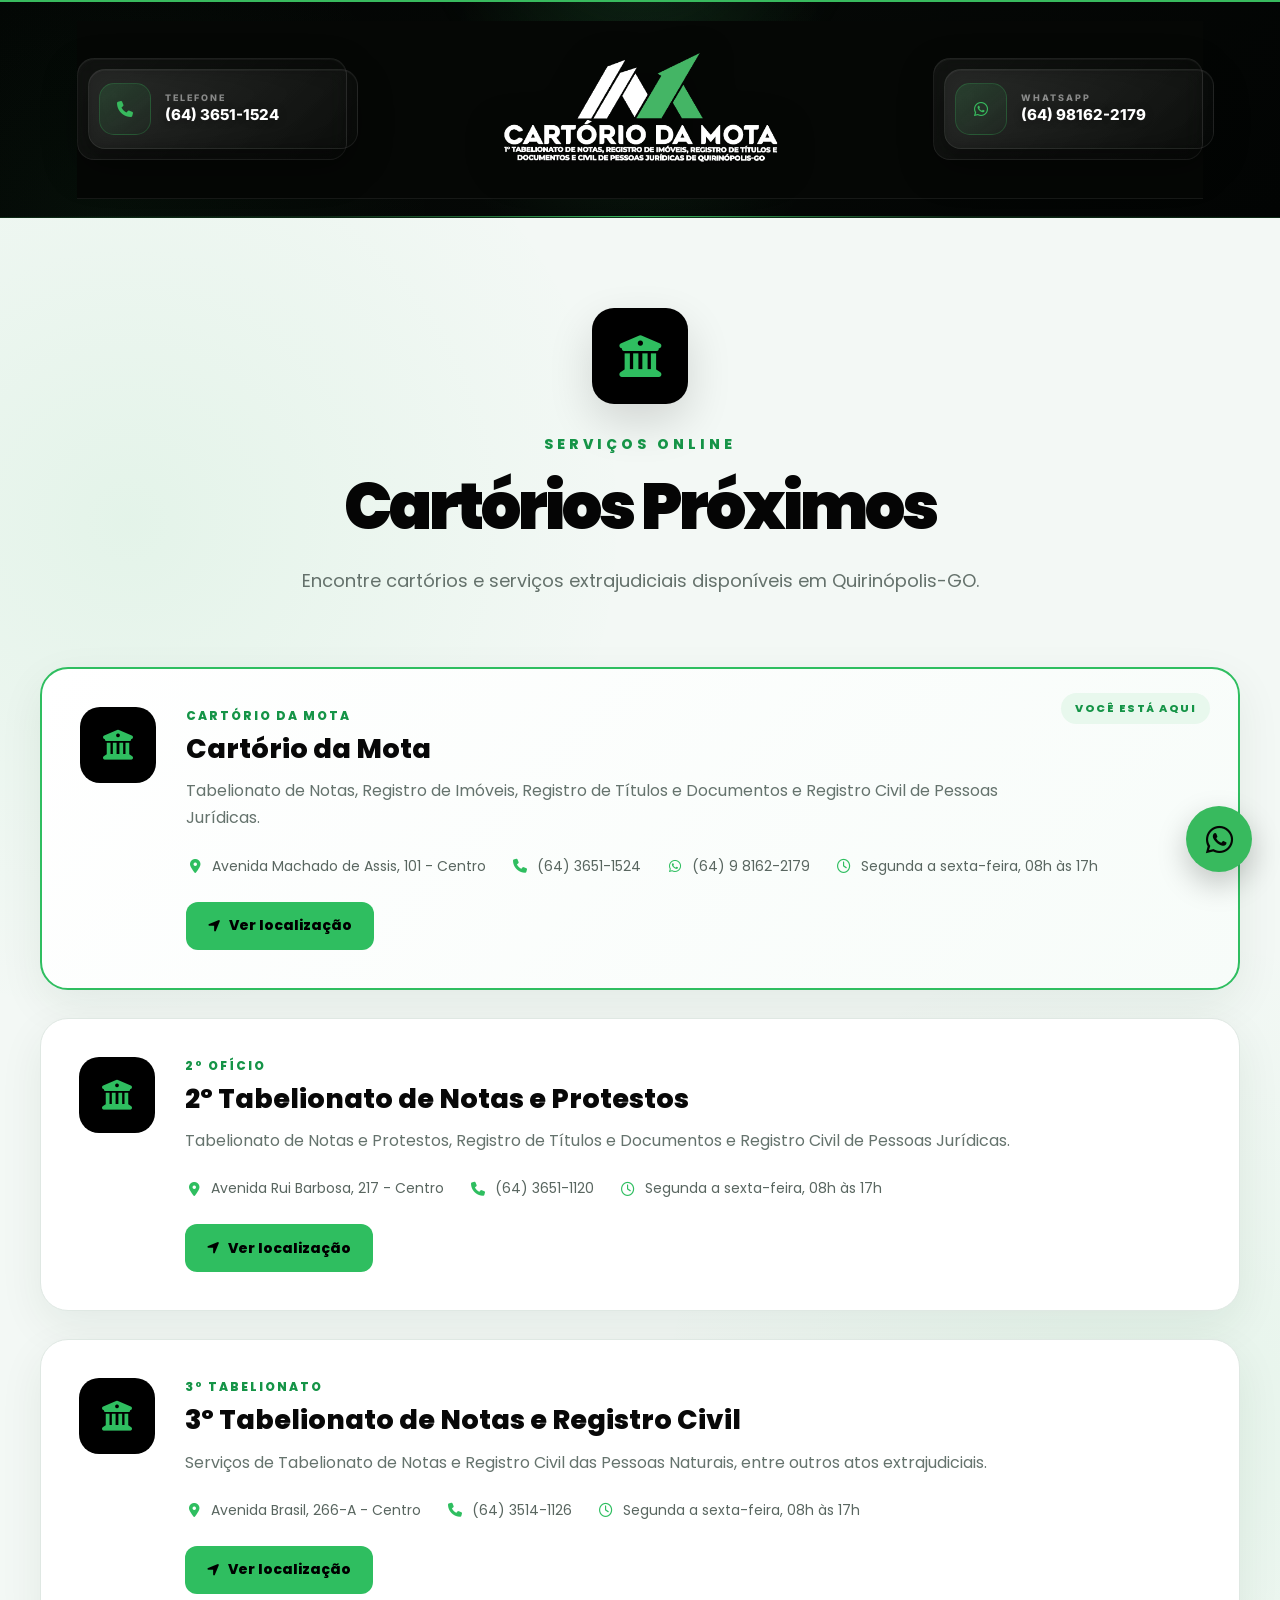
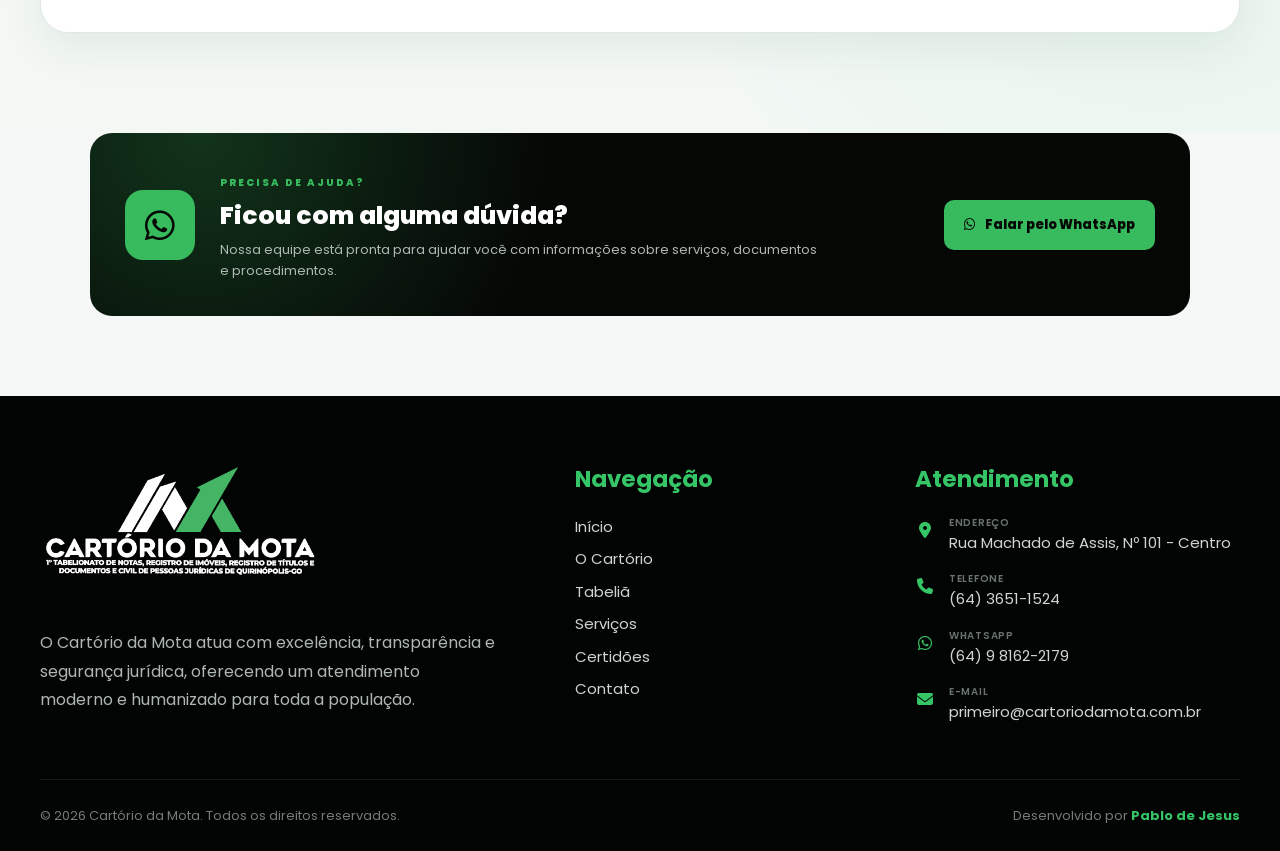
<file: paginas/cartorios/index.html>
<!DOCTYPE html>
<html lang="pt-BR">

<head>

    <meta charset="UTF-8">

    <meta
        name="viewport"
        content="width=device-width, initial-scale=1.0"
    >

    <title>Cartórios Próximos | Cartório da Mota</title>

    <meta
        name="description"
        content="Encontre cartórios e serviços extrajudiciais disponíveis em Quirinópolis-GO."
    >


    <!-- =========================================================
         FONTES
    ========================================================== -->

    <link rel="preconnect" href="https://fonts.googleapis.com">

    <link
        rel="preconnect"
        href="https://fonts.gstatic.com"
        crossorigin
    >

    <link
        href="https://fonts.googleapis.com/css2?family=Inter:wght@400;500;600;700;800;900&display=swap"
        rel="stylesheet"
    >


    <!-- =========================================================
         FONT AWESOME
    ========================================================== -->

    <link
        rel="stylesheet"
        href="https://cdnjs.cloudflare.com/ajax/libs/font-awesome/6.7.1/css/all.min.css"
    >


    <!-- =========================================================
         CSS UNIVERSAIS
    ========================================================== -->

    <link
        rel="stylesheet"
        href="../../css/style.css"
    >

    <link
        rel="stylesheet"
        href="../../css/header.css"
    >

    <link
        rel="stylesheet"
        href="../../css/help.css"
    >

    <link
        rel="stylesheet"
        href="../../css/footer.css"
    >

    <link
        rel="stylesheet"
        href="../../css/flutuante.css"
    >


    <!-- =========================================================
         CSS DESTA PÁGINA
    ========================================================== -->

    <link
        rel="stylesheet"
        href="cartorios.css"
    >

</head>


<body>


    <!-- =========================================================
         HEADER UNIVERSAL
         O components.js carrega components/header.html aqui
    ========================================================== -->

    <div id="site-header"></div>



    <!-- =========================================================
         CONTEÚDO DA PÁGINA
    ========================================================== -->

    <main class="cartorios-page">

        <div class="cartorios-container">


            <!-- =====================================================
                 ÍCONE PRINCIPAL
            ====================================================== -->

            <div class="cartorios-icon">

                <i
                    class="fa-solid fa-building-columns"
                    aria-hidden="true"
                ></i>

            </div>


            <!-- =====================================================
                 LABEL
            ====================================================== -->

            <span class="cartorios-label">
                SERVIÇOS ONLINE
            </span>


            <!-- =====================================================
                 TÍTULO
            ====================================================== -->

            <h1>
                Cartórios Próximos
            </h1>


            <!-- =====================================================
                 DESCRIÇÃO
            ====================================================== -->

            <p class="cartorios-description">
                Encontre cartórios e serviços extrajudiciais
                disponíveis em Quirinópolis-GO.
            </p>



            <!-- =====================================================
                 LISTA DE CARTÓRIOS
            ====================================================== -->

            <section class="cartorios-lista">


                <!-- =================================================
                     CARTÓRIO DA MOTA
                ================================================== -->

                <article class="cartorio-card destaque">

                    <span class="cartorio-atual">
                        VOCÊ ESTÁ AQUI
                    </span>


                    <div class="cartorio-card-icon">

                        <i
                            class="fa-solid fa-building-columns"
                            aria-hidden="true"
                        ></i>

                    </div>


                    <div class="cartorio-card-content">

                        <span class="cartorio-card-label">
                            CARTÓRIO DA MOTA
                        </span>


                        <h2>
                            Cartório da Mota
                        </h2>


                        <p>
                            Tabelionato de Notas, Registro de Imóveis,
                            Registro de Títulos e Documentos e Registro
                            Civil de Pessoas Jurídicas.
                        </p>


                        <div class="cartorio-card-info">

                            <span>

                                <i
                                    class="fa-solid fa-location-dot"
                                    aria-hidden="true"
                                ></i>

                                Avenida Machado de Assis, 101
                                - Centro

                            </span>


                            <span>

                                <i
                                    class="fa-solid fa-phone"
                                    aria-hidden="true"
                                ></i>

                                (64) 3651-1524

                            </span>


                            <span>

                                <i
                                    class="fa-brands fa-whatsapp"
                                    aria-hidden="true"
                                ></i>

                                (64) 9 8162-2179

                            </span>


                            <span>

                                <i
                                    class="fa-regular fa-clock"
                                    aria-hidden="true"
                                ></i>

                                Segunda a sexta-feira,
                                08h às 17h

                            </span>

                        </div>


                        <div class="cartorio-card-actions">

                            <a
                                href="https://www.google.com/maps/search/?api=1&query=Cartório+da+Mota+Avenida+Machado+de+Assis+101+Quirinópolis+GO"
                                class="cartorio-button"
                                target="_blank"
                                rel="noopener noreferrer"
                            >

                                <i
                                    class="fa-solid fa-location-arrow"
                                    aria-hidden="true"
                                ></i>

                                Ver localização

                            </a>

                        </div>

                    </div>

                </article>



                <!-- =================================================
                     2º TABELIONATO
                ================================================== -->

                <article class="cartorio-card">

                    <div class="cartorio-card-icon">

                        <i
                            class="fa-solid fa-building-columns"
                            aria-hidden="true"
                        ></i>

                    </div>


                    <div class="cartorio-card-content">

                        <span class="cartorio-card-label">
                            2º OFÍCIO
                        </span>


                        <h2>
                            2º Tabelionato de Notas e Protestos
                        </h2>


                        <p>
                            Tabelionato de Notas e Protestos,
                            Registro de Títulos e Documentos e
                            Registro Civil de Pessoas Jurídicas.
                        </p>


                        <div class="cartorio-card-info">

                            <span>

                                <i
                                    class="fa-solid fa-location-dot"
                                    aria-hidden="true"
                                ></i>

                                Avenida Rui Barbosa, 217
                                - Centro

                            </span>


                            <span>

                                <i
                                    class="fa-solid fa-phone"
                                    aria-hidden="true"
                                ></i>

                                (64) 3651-1120

                            </span>


                            <span>

                                <i
                                    class="fa-regular fa-clock"
                                    aria-hidden="true"
                                ></i>

                                Segunda a sexta-feira,
                                08h às 17h

                            </span>

                        </div>


                        <div class="cartorio-card-actions">

                            <a
                                href="https://www.google.com/maps/search/?api=1&query=2º+Tabelionato+de+Notas+e+Protestos+Avenida+Rui+Barbosa+217+Quirinópolis+GO"
                                class="cartorio-button"
                                target="_blank"
                                rel="noopener noreferrer"
                            >

                                <i
                                    class="fa-solid fa-location-arrow"
                                    aria-hidden="true"
                                ></i>

                                Ver localização

                            </a>

                        </div>

                    </div>

                </article>



                <!-- =================================================
                     3º TABELIONATO
                ================================================== -->

                <article class="cartorio-card">

                    <div class="cartorio-card-icon">

                        <i
                            class="fa-solid fa-building-columns"
                            aria-hidden="true"
                        ></i>

                    </div>


                    <div class="cartorio-card-content">

                        <span class="cartorio-card-label">
                            3º TABELIONATO
                        </span>


                        <h2>
                            3º Tabelionato de Notas e Registro Civil
                        </h2>


                        <p>
                            Serviços de Tabelionato de Notas e
                            Registro Civil das Pessoas Naturais,
                            entre outros atos extrajudiciais.
                        </p>


                        <div class="cartorio-card-info">

                            <span>

                                <i
                                    class="fa-solid fa-location-dot"
                                    aria-hidden="true"
                                ></i>

                                Avenida Brasil, 266-A
                                - Centro

                            </span>


                            <span>

                                <i
                                    class="fa-solid fa-phone"
                                    aria-hidden="true"
                                ></i>

                                (64) 3514-1126

                            </span>


                            <span>

                                <i
                                    class="fa-regular fa-clock"
                                    aria-hidden="true"
                                ></i>

                                Segunda a sexta-feira,
                                08h às 17h

                            </span>

                        </div>


                        <div class="cartorio-card-actions">

                            <a
                                href="https://www.google.com/maps/search/?api=1&query=3º+Tabelionato+de+Notas+e+Registro+Civil+Avenida+Brasil+266+A+Quirinópolis+GO"
                                class="cartorio-button"
                                target="_blank"
                                rel="noopener noreferrer"
                            >

                                <i
                                    class="fa-solid fa-location-arrow"
                                    aria-hidden="true"
                                ></i>

                                Ver localização

                            </a>

                        </div>

                    </div>

                </article>


            </section>

        </div>

    </main>



    <!-- =========================================================
         BARRA UNIVERSAL
    ========================================================== -->

    <div id="site-help"></div>



    <!-- =========================================================
         FOOTER UNIVERSAL
    ========================================================== -->

    <div id="site-footer"></div>



    <!-- =========================================================
         WHATSAPP FLUTUANTE
         
         NÃO COLOCAR HTML AQUI.
         O components.js cria automaticamente.
    ========================================================== -->



    <!-- =========================================================
         JAVASCRIPT UNIVERSAL
    ========================================================== -->

    <script src="../../js/components.js"></script>


    <!-- =========================================================
         JAVASCRIPT DA PÁGINA
    ========================================================== -->

    <script src="cartorios.js"></script>


</body>

</html>
</file>
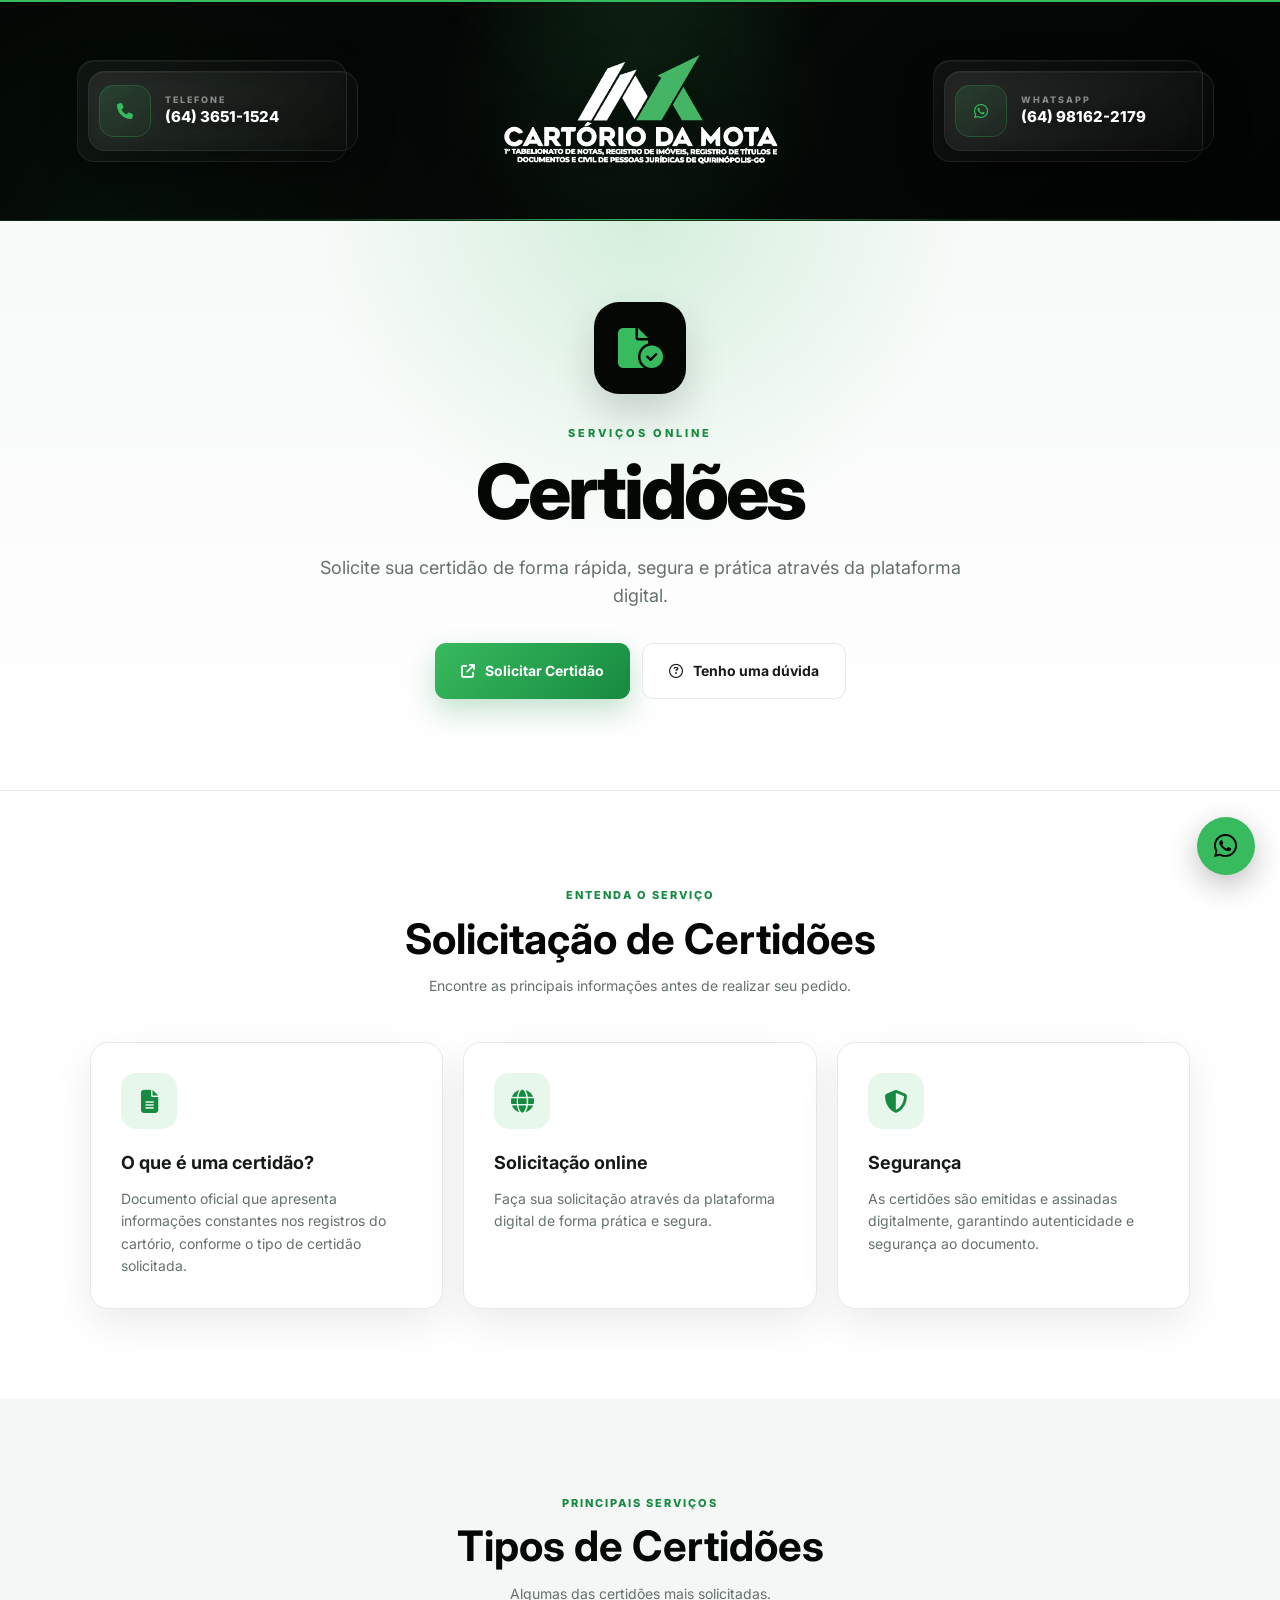
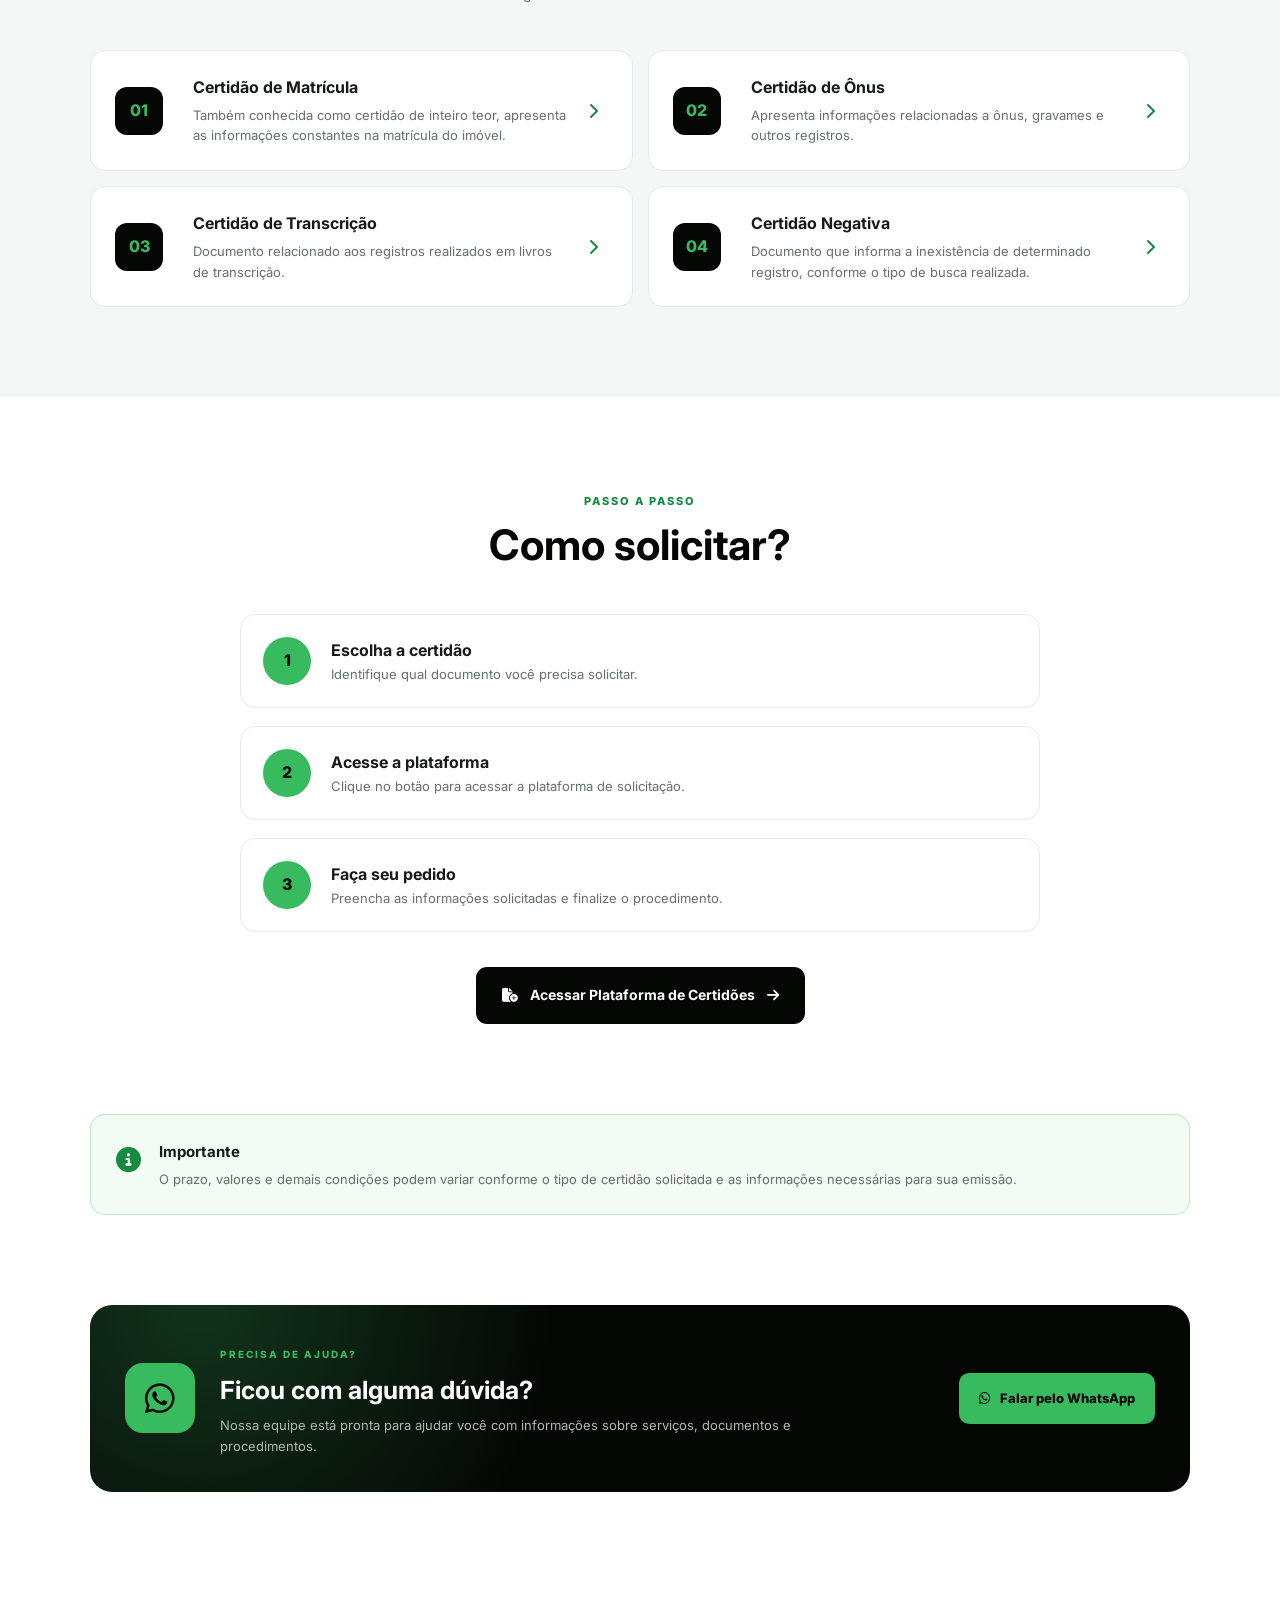
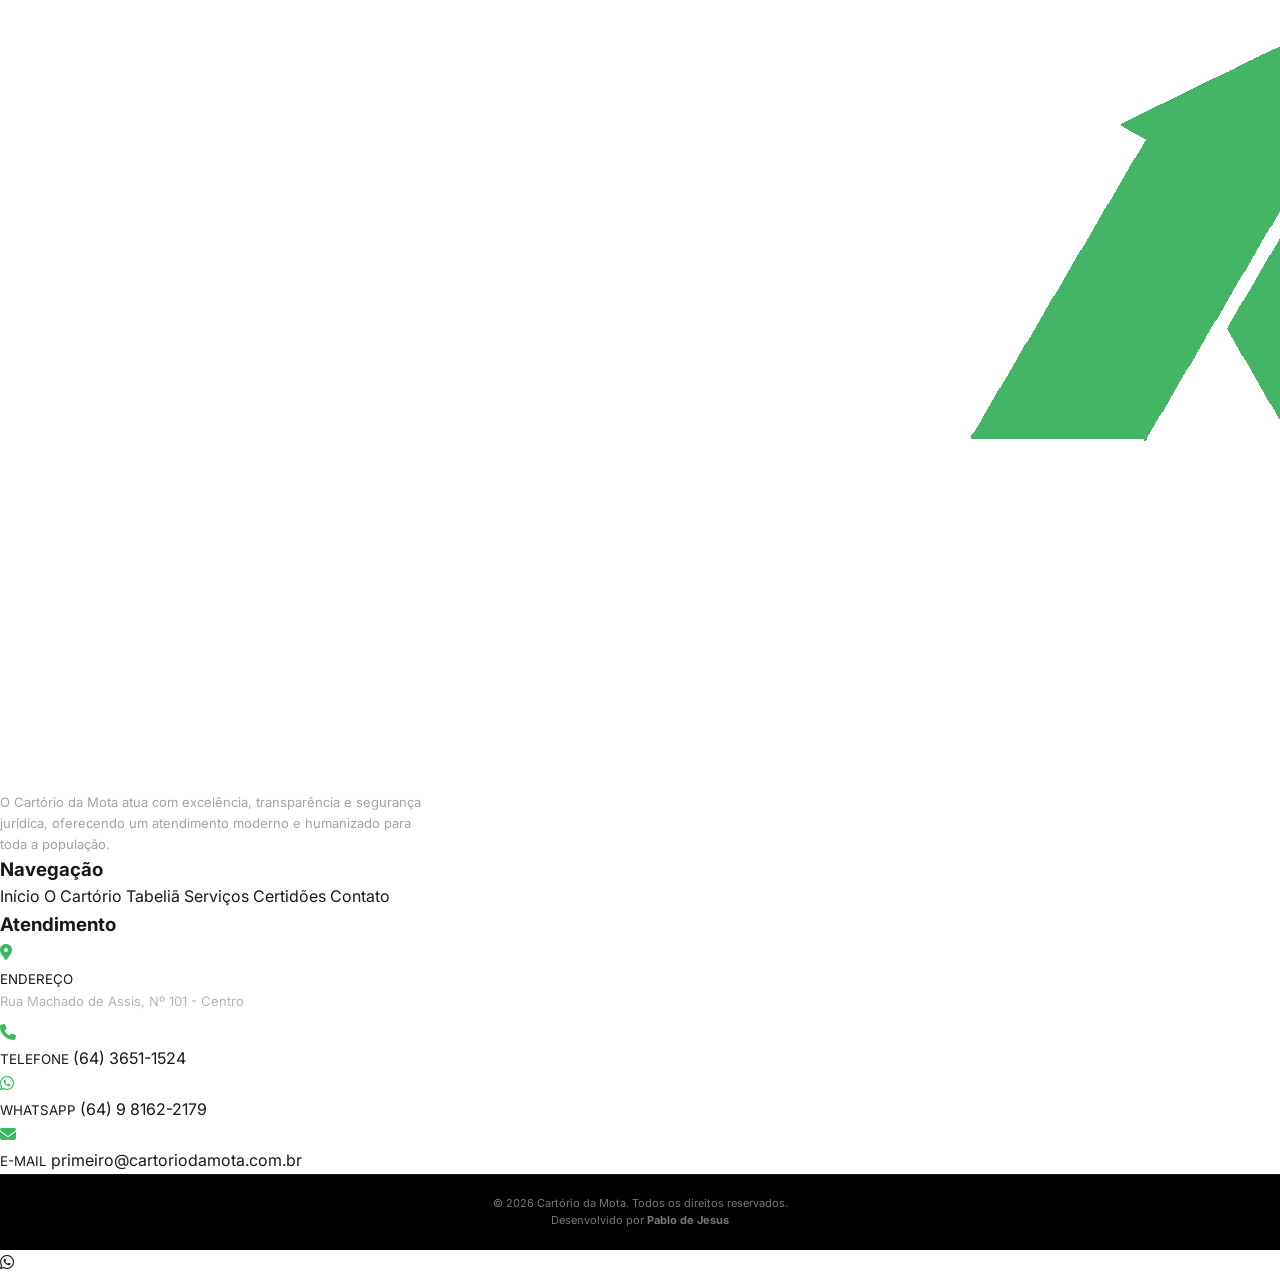
<file: paginas/certidoes/index.html>
<!DOCTYPE html>
<html lang="pt-BR">

<head>

    <meta charset="UTF-8">

    <meta
        name="viewport"
        content="width=device-width, initial-scale=1.0"
    >

    <title>
        Certidões | Cartório da Mota
    </title>

    <meta
        name="description"
        content="Solicite certidões de forma rápida, segura e prática através do Portal do Cartório da Mota."
    >


    <!-- =========================================
         FONTES
    ========================================== -->

    <link rel="preconnect" href="https://fonts.googleapis.com">

    <link
        rel="preconnect"
        href="https://fonts.gstatic.com"
        crossorigin
    >

    <link
        href="https://fonts.googleapis.com/css2?family=Inter:wght@400;500;600;700;800&display=swap"
        rel="stylesheet"
    >


    <!-- =========================================
         FONT AWESOME
    ========================================== -->

    <link
        rel="stylesheet"
        href="https://cdnjs.cloudflare.com/ajax/libs/font-awesome/6.5.2/css/all.min.css"
    >


    <!-- =========================================
         CSS DA PÁGINA
    ========================================== -->

    <link
        rel="stylesheet"
        href="certidoes.css"
    >


    <!-- =========================================
         CSS DO HEADER
    ========================================== -->

    <link
        rel="stylesheet"
        href="../../css/header.css"
    >

</head>


<body>


    <!-- =========================================
         HEADER COMPARTILHADO
    ========================================== -->

    <div id="site-header"></div>



    <!-- =========================================
         CONTEÚDO
    ========================================== -->

    <main>


        <!-- =====================================
             HERO
        ====================================== -->

        <section class="hero">

            <div class="hero-content">


                <div class="hero-icon">

                    <i class="fa-solid fa-file-circle-check"></i>

                </div>


                <span class="hero-label">

                    SERVIÇOS ONLINE

                </span>


                <h1>

                    Certidões

                </h1>


                <p>

                    Solicite sua certidão de forma rápida,
                    segura e prática através da plataforma digital.

                </p>


                <div class="hero-buttons">


                    <a
                        href="https://www.ridigital.org.br/"
                        target="_blank"
                        rel="noopener noreferrer"
                        class="btn-primary"
                    >

                        <i class="fa-solid fa-arrow-up-right-from-square"></i>

                        Solicitar Certidão

                    </a>


                    <a
                        href="#duvidas"
                        class="btn-secondary"
                    >

                        <i class="fa-regular fa-circle-question"></i>

                        Tenho uma dúvida

                    </a>


                </div>

            </div>

        </section>



        <!-- =====================================
             INFORMAÇÕES
        ====================================== -->

        <section class="info-section">

            <div class="section-title">

                <span>
                    ENTENDA O SERVIÇO
                </span>

                <h2>
                    Solicitação de Certidões
                </h2>

                <p>
                    Encontre as principais informações antes
                    de realizar seu pedido.
                </p>

            </div>


            <div class="info-grid">


                <article class="info-card">

                    <div class="card-icon">

                        <i class="fa-solid fa-file-lines"></i>

                    </div>

                    <h3>
                        O que é uma certidão?
                    </h3>

                    <p>
                        Documento oficial que apresenta informações
                        constantes nos registros do cartório,
                        conforme o tipo de certidão solicitada.
                    </p>

                </article>


                <article class="info-card">

                    <div class="card-icon">

                        <i class="fa-solid fa-globe"></i>

                    </div>

                    <h3>
                        Solicitação online
                    </h3>

                    <p>
                        Faça sua solicitação através da plataforma
                        digital de forma prática e segura.
                    </p>

                </article>


                <article class="info-card">

                    <div class="card-icon">

                        <i class="fa-solid fa-shield-halved"></i>

                    </div>

                    <h3>
                        Segurança
                    </h3>

                    <p>
                        As certidões são emitidas e assinadas
                        digitalmente, garantindo autenticidade
                        e segurança ao documento.
                    </p>

                </article>


            </div>

        </section>



        <!-- =====================================
             TIPOS DE CERTIDÃO
        ====================================== -->

        <section class="types-section">

            <div class="section-title">

                <span>
                    PRINCIPAIS SERVIÇOS
                </span>

                <h2>
                    Tipos de Certidões
                </h2>

                <p>
                    Algumas das certidões mais solicitadas.
                </p>

            </div>


            <div class="types-grid">


                <article class="type-card">

                    <div class="type-number">
                        01
                    </div>

                    <div>

                        <h3>
                            Certidão de Matrícula
                        </h3>

                        <p>
                            Também conhecida como certidão de
                            inteiro teor, apresenta as informações
                            constantes na matrícula do imóvel.
                        </p>

                    </div>

                    <i class="fa-solid fa-chevron-right"></i>

                </article>


                <article class="type-card">

                    <div class="type-number">
                        02
                    </div>

                    <div>

                        <h3>
                            Certidão de Ônus
                        </h3>

                        <p>
                            Apresenta informações relacionadas
                            a ônus, gravames e outros registros.
                        </p>

                    </div>

                    <i class="fa-solid fa-chevron-right"></i>

                </article>


                <article class="type-card">

                    <div class="type-number">
                        03
                    </div>

                    <div>

                        <h3>
                            Certidão de Transcrição
                        </h3>

                        <p>
                            Documento relacionado aos registros
                            realizados em livros de transcrição.
                        </p>

                    </div>

                    <i class="fa-solid fa-chevron-right"></i>

                </article>


                <article class="type-card">

                    <div class="type-number">
                        04
                    </div>

                    <div>

                        <h3>
                            Certidão Negativa
                        </h3>

                        <p>
                            Documento que informa a inexistência
                            de determinado registro, conforme
                            o tipo de busca realizada.
                        </p>

                    </div>

                    <i class="fa-solid fa-chevron-right"></i>

                </article>


            </div>

        </section>



        <!-- =====================================
             PASSO A PASSO
        ====================================== -->

        <section class="steps-section">

            <div class="section-title">

                <span>
                    PASSO A PASSO
                </span>

                <h2>
                    Como solicitar?
                </h2>

            </div>


            <div class="steps">


                <div class="step">

                    <div class="step-number">
                        1
                    </div>

                    <div>

                        <h3>
                            Escolha a certidão
                        </h3>

                        <p>
                            Identifique qual documento você
                            precisa solicitar.
                        </p>

                    </div>

                </div>


                <div class="step">

                    <div class="step-number">
                        2
                    </div>

                    <div>

                        <h3>
                            Acesse a plataforma
                        </h3>

                        <p>
                            Clique no botão para acessar a
                            plataforma de solicitação.
                        </p>

                    </div>

                </div>


                <div class="step">

                    <div class="step-number">
                        3
                    </div>

                    <div>

                        <h3>
                            Faça seu pedido
                        </h3>

                        <p>
                            Preencha as informações solicitadas
                            e finalize o procedimento.
                        </p>

                    </div>

                </div>


            </div>


            <a
                href="https://www.ridigital.org.br/"
                target="_blank"
                rel="noopener noreferrer"
                class="large-button"
            >

                <i class="fa-solid fa-file-circle-plus"></i>

                Acessar Plataforma de Certidões

                <i class="fa-solid fa-arrow-right"></i>

            </a>


        </section>


        <!-- =====================================
             AVISO
        ====================================== -->

        <section class="notice-section">

            <div class="notice">


                <div class="notice-icon">

                    <i class="fa-solid fa-circle-info"></i>

                </div>


                <div>

                    <h3>
                        Importante
                    </h3>

                    <p>
                        O prazo, valores e demais condições
                        podem variar conforme o tipo de certidão
                        solicitada e as informações necessárias
                        para sua emissão.
                    </p>

                </div>


            </div>

        </section>


    </main>




    <!-- =========================================
         WHATSAPP FLUTUANTE
    ========================================== -->

    <a
        href="https://wa.me/5564981622179?text=Ol%C3%A1!%20Vim%20atrav%C3%A9s%20do%20Portal%20do%20Cart%C3%B3rio%20da%20Mota%20e%20gostaria%20de%20tirar%20uma%20d%C3%BAvida%20sobre%20certid%C3%B5es."
        id="floatingWhatsapp"
        class="floating-whatsapp"
        target="_blank"
        rel="noopener noreferrer"
        aria-label="Falar pelo WhatsApp"
    >

        <i class="fa-brands fa-whatsapp"></i>

    </a>

    <!-- BARRA UNIVERSAL DE AJUDA -->

    <div id="site-help"></div>    

    <!-- FOOTER UNIVERSAL -->

    <div id="site-footer"></div>


    <!-- =========================================
         CARREGAR HEADER COMPARTILHADO
    ========================================== -->

    <script src="../../js/components.js"></script>

    <!-- =========================================
         JAVASCRIPT DA PÁGINA
    ========================================== -->

    <script src="certidoes.js"></script>

</body>

</html>
</file>
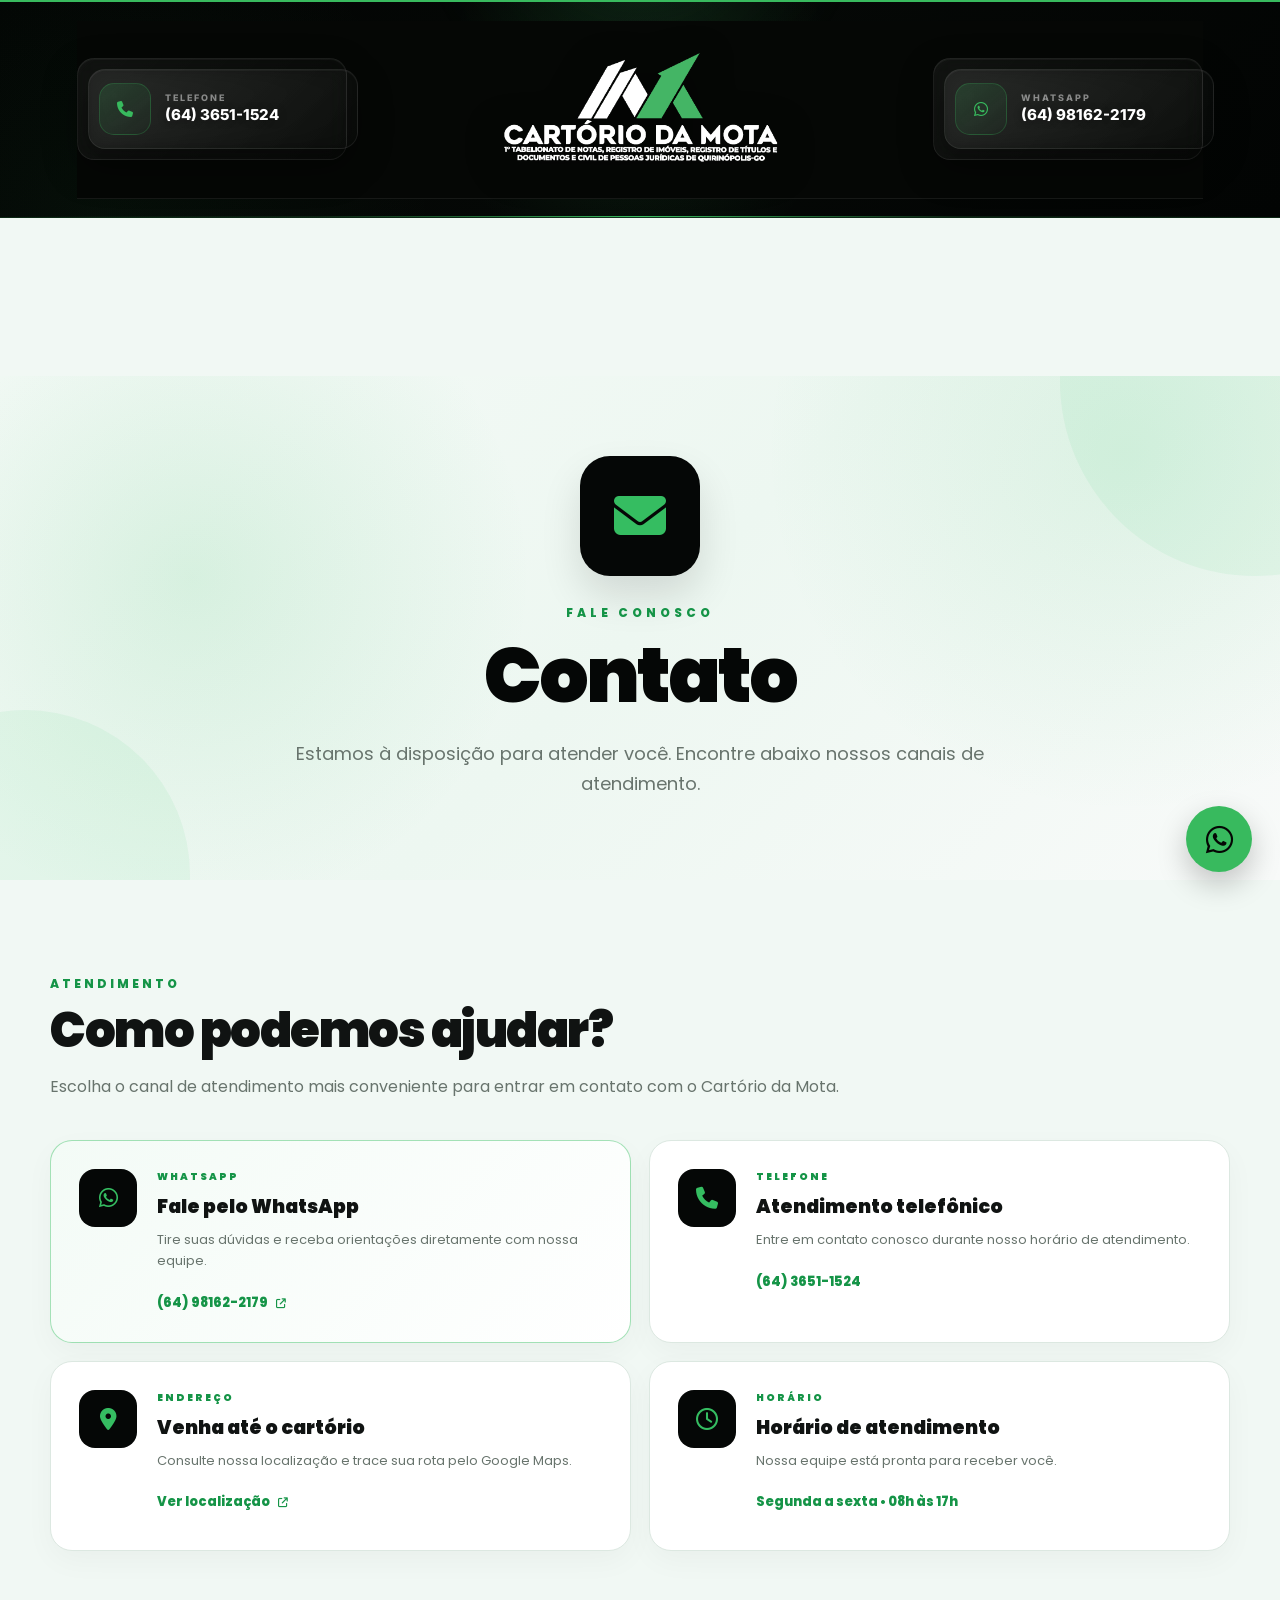
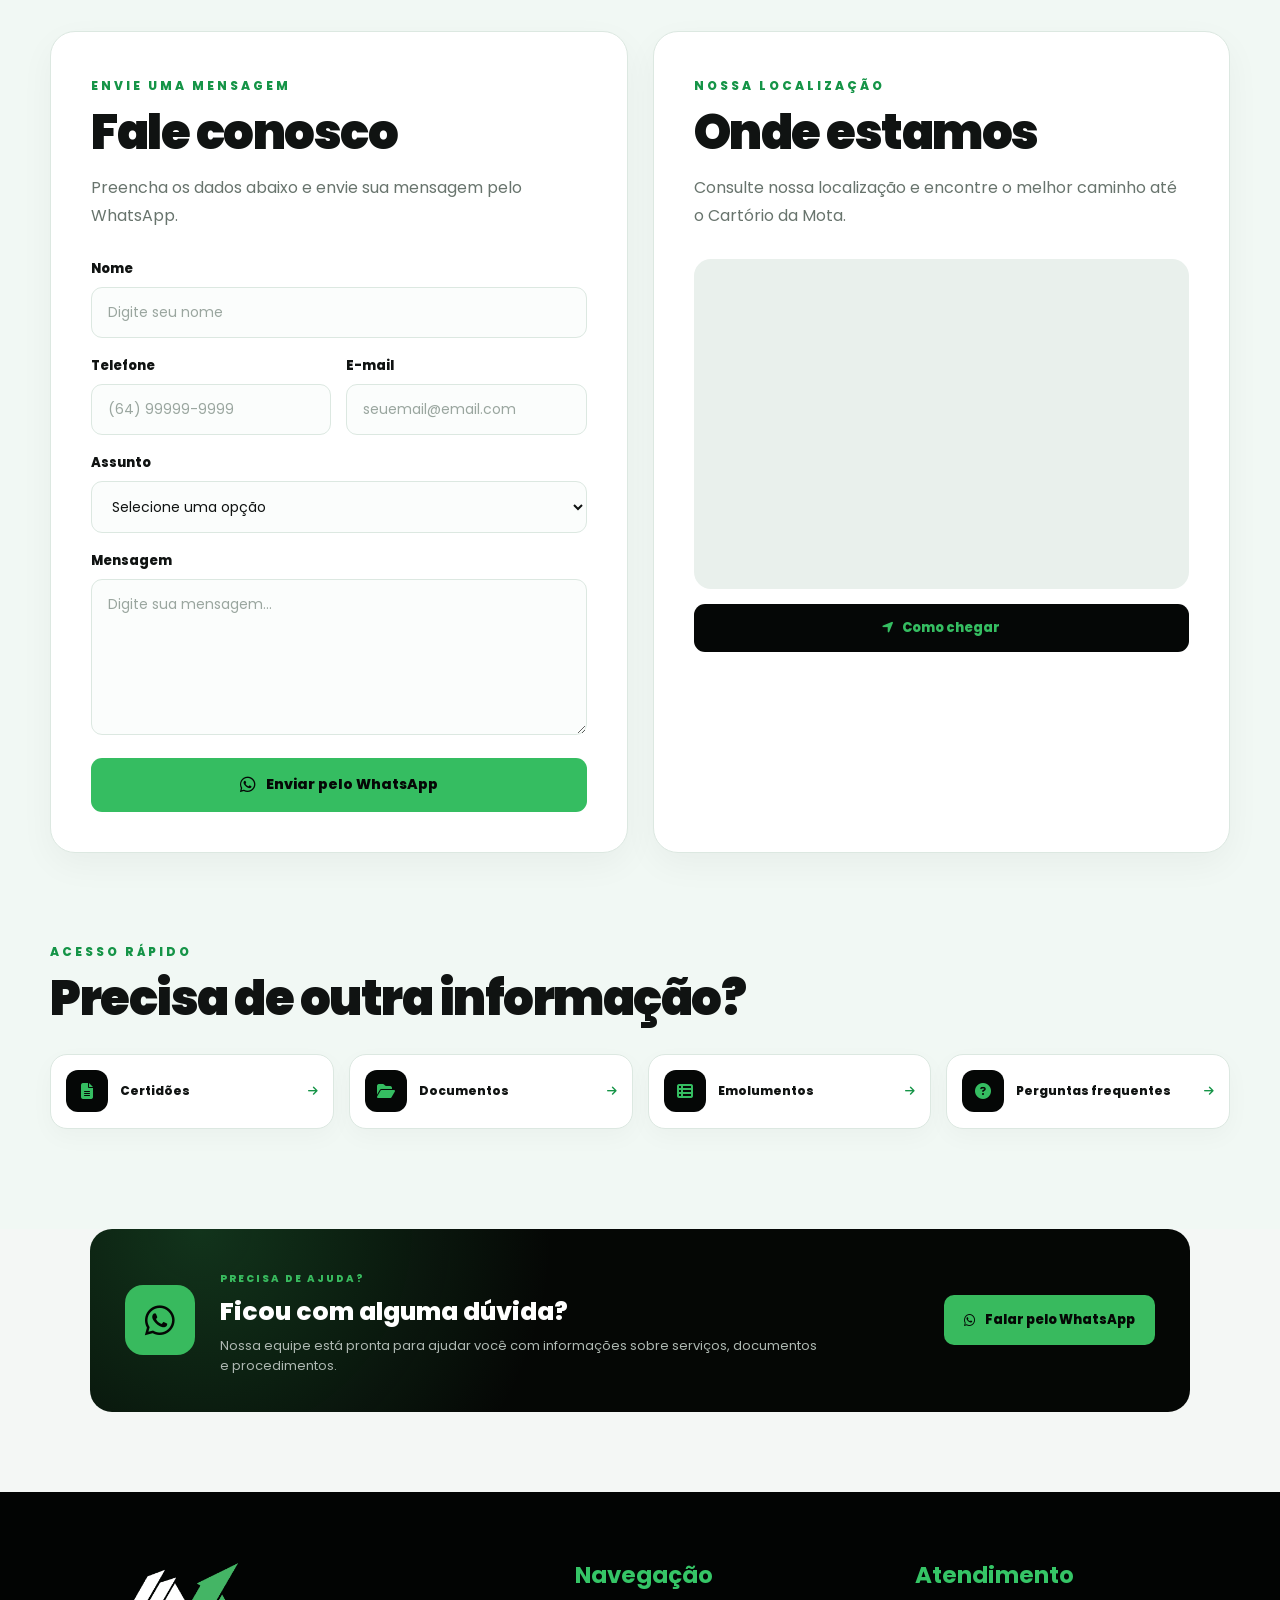
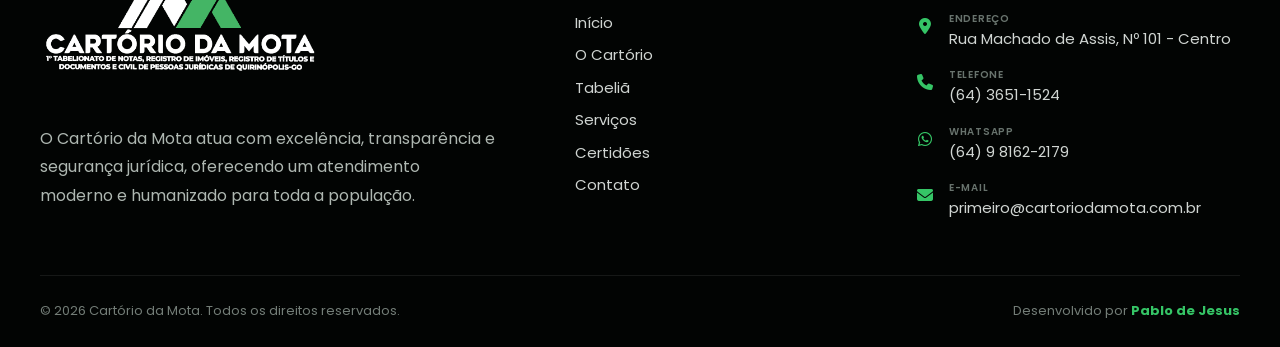
<file: paginas/contato/index.html>
<!DOCTYPE html>
<html lang="pt-BR">

<head>

    <meta charset="UTF-8">

    <meta
        name="viewport"
        content="width=device-width, initial-scale=1.0"
    >

    <meta
        name="description"
        content="Entre em contato com o Cartório da Mota."
    >

    <title>Contato | Cartório da Mota</title>


    <!-- FONTES -->

    <link rel="preconnect" href="https://fonts.googleapis.com">

    <link
        rel="preconnect"
        href="https://fonts.gstatic.com"
        crossorigin
    >

    <link
        href="https://fonts.googleapis.com/css2?family=Inter:wght@400;500;600;700;800;900&display=swap"
        rel="stylesheet"
    >


    <!-- ÍCONES -->

    <link
        rel="stylesheet"
        href="https://cdnjs.cloudflare.com/ajax/libs/font-awesome/6.5.2/css/all.min.css"
    >


    <!-- CSS UNIVERSAIS -->

    <link rel="stylesheet" href="../../css/style.css">
    <link rel="stylesheet" href="../../css/header.css">
    <link rel="stylesheet" href="../../css/footer.css">
    <link rel="stylesheet" href="../../css/help.css">
    <link rel="stylesheet" href="../../css/flutuante.css">


    <!-- CSS DA PÁGINA -->

    <link rel="stylesheet" href="contato.css">

</head>


<body>


    <!-- =====================================================
         HEADER UNIVERSAL
    ====================================================== -->

    <div id="site-header"></div>


    <!-- =====================================================
         PÁGINA CONTATO
    ====================================================== -->

    <main class="contato-page">


        <!-- =================================================
             HERO
        ================================================== -->

        <section class="contato-hero">

            <div class="contato-hero-icon">

                <i class="fa-solid fa-envelope"></i>

            </div>


            <span class="contato-label">
                FALE CONOSCO
            </span>


            <h1>
                Contato
            </h1>


            <p>
                Estamos à disposição para atender você.
                Encontre abaixo nossos canais de atendimento.
            </p>

        </section>


        <!-- =================================================
             CONTEÚDO
        ================================================== -->

        <section class="contato-content">

            <div class="contato-container">


                <!-- =================================================
                     INTRO
                ================================================== -->

                <div class="contato-intro">

                    <span class="section-label">
                        ATENDIMENTO
                    </span>

                    <h2>
                        Como podemos ajudar?
                    </h2>

                    <p>
                        Escolha o canal de atendimento mais
                        conveniente para entrar em contato com
                        o Cartório da Mota.
                    </p>

                </div>


                <!-- =================================================
                     CARDS DE CONTATO
                ================================================== -->

                <div class="contato-cards">


                    <!-- WHATSAPP -->

                    <a
                        href="https://wa.me/5564981622179"
                        target="_blank"
                        rel="noopener noreferrer"
                        class="contato-card contato-card-destaque"
                    >

                        <div class="contato-card-icon">

                            <i class="fa-brands fa-whatsapp"></i>

                        </div>


                        <div class="contato-card-content">

                            <span>
                                WHATSAPP
                            </span>

                            <h3>
                                Fale pelo WhatsApp
                            </h3>

                            <p>
                                Tire suas dúvidas e receba
                                orientações diretamente com
                                nossa equipe.
                            </p>

                            <strong>
                                (64) 98162-2179
                                <i class="fa-solid fa-arrow-up-right-from-square"></i>
                            </strong>

                        </div>

                    </a>


                    <!-- TELEFONE -->

                    <a
                        href="tel:+556436511524"
                        class="contato-card"
                    >

                        <div class="contato-card-icon">

                            <i class="fa-solid fa-phone"></i>

                        </div>


                        <div class="contato-card-content">

                            <span>
                                TELEFONE
                            </span>

                            <h3>
                                Atendimento telefônico
                            </h3>

                            <p>
                                Entre em contato conosco
                                durante nosso horário
                                de atendimento.
                            </p>

                            <strong>
                                (64) 3651-1524
                            </strong>

                        </div>

                    </a>


                    <!-- ENDEREÇO -->

                    <a
                        href="https://www.google.com/maps/search/?api=1&query=Cartório+da+Mota+Quirinópolis+GO"
                        target="_blank"
                        rel="noopener noreferrer"
                        class="contato-card"
                    >

                        <div class="contato-card-icon">

                            <i class="fa-solid fa-location-dot"></i>

                        </div>


                        <div class="contato-card-content">

                            <span>
                                ENDEREÇO
                            </span>

                            <h3>
                                Venha até o cartório
                            </h3>

                            <p>
                                Consulte nossa localização
                                e trace sua rota pelo Google Maps.
                            </p>

                            <strong>
                                Ver localização
                                <i class="fa-solid fa-arrow-up-right-from-square"></i>
                            </strong>

                        </div>

                    </a>


                    <!-- HORÁRIO -->

                    <div class="contato-card">

                        <div class="contato-card-icon">

                            <i class="fa-regular fa-clock"></i>

                        </div>


                        <div class="contato-card-content">

                            <span>
                                HORÁRIO
                            </span>

                            <h3>
                                Horário de atendimento
                            </h3>

                            <p>
                                Nossa equipe está pronta para
                                receber você.
                            </p>

                            <strong>
                                Segunda a sexta • 08h às 17h
                            </strong>

                        </div>

                    </div>


                </div>


                <!-- =================================================
                     FORMULÁRIO + INFORMAÇÕES
                ================================================== -->

                <div class="contato-grid">


                    <!-- =================================================
                         FORMULÁRIO
                    ================================================== -->

                    <section class="contato-form-box">

                        <div class="form-heading">

                            <span class="section-label">
                                ENVIE UMA MENSAGEM
                            </span>

                            <h2>
                                Fale conosco
                            </h2>

                            <p>
                                Preencha os dados abaixo e
                                envie sua mensagem pelo WhatsApp.
                            </p>

                        </div>


                        <form id="contatoForm">


                            <div class="form-group">

                                <label for="contatoNome">
                                    Nome
                                </label>

                                <input
                                    type="text"
                                    id="contatoNome"
                                    placeholder="Digite seu nome"
                                    required
                                >

                            </div>


                            <div class="form-row">

                                <div class="form-group">

                                    <label for="contatoTelefone">
                                        Telefone
                                    </label>

                                    <input
                                        type="tel"
                                        id="contatoTelefone"
                                        placeholder="(64) 99999-9999"
                                    >

                                </div>


                                <div class="form-group">

                                    <label for="contatoEmail">
                                        E-mail
                                    </label>

                                    <input
                                        type="email"
                                        id="contatoEmail"
                                        placeholder="seuemail@email.com"
                                    >

                                </div>

                            </div>


                            <div class="form-group">

                                <label for="contatoAssunto">
                                    Assunto
                                </label>

                                <select
                                    id="contatoAssunto"
                                    required
                                >

                                    <option value="">
                                        Selecione uma opção
                                    </option>

                                    <option value="Certidões">
                                        Certidões
                                    </option>

                                    <option value="Documentos">
                                        Documentos
                                    </option>

                                    <option value="Emolumentos">
                                        Emolumentos
                                    </option>

                                    <option value="Reconhecimento de firma">
                                        Reconhecimento de firma
                                    </option>

                                    <option value="Autenticação">
                                        Autenticação
                                    </option>

                                    <option value="Outro assunto">
                                        Outro assunto
                                    </option>

                                </select>

                            </div>


                            <div class="form-group">

                                <label for="contatoMensagem">
                                    Mensagem
                                </label>

                                <textarea
                                    id="contatoMensagem"
                                    rows="6"
                                    placeholder="Digite sua mensagem..."
                                    required
                                ></textarea>

                            </div>


                            <button
                                type="submit"
                                class="contato-submit"
                            >

                                <i class="fa-brands fa-whatsapp"></i>

                                Enviar pelo WhatsApp

                            </button>


                        </form>

                    </section>


                    <!-- =================================================
                         MAPA / INFORMAÇÕES
                    ================================================== -->

                    <section class="contato-info-box">


                        <div class="info-heading">

                            <span class="section-label">
                                NOSSA LOCALIZAÇÃO
                            </span>

                            <h2>
                                Onde estamos
                            </h2>

                            <p>
                                Consulte nossa localização e
                                encontre o melhor caminho até
                                o Cartório da Mota.
                            </p>

                        </div>


                        <!-- MAPA -->

                        <div class="mapa-container">

                            <iframe
                                src="https://www.google.com/maps?q=Cartório+da+Mota,+Quirinópolis,+GO&output=embed"
                                loading="lazy"
                                referrerpolicy="no-referrer-when-downgrade"
                                title="Localização do Cartório da Mota"
                            ></iframe>

                        </div>


                        <a
                            href="https://www.google.com/maps/search/?api=1&query=Cartório+da+Mota+Quirinópolis+GO"
                            target="_blank"
                            rel="noopener noreferrer"
                            class="rota-button"
                        >

                            <i class="fa-solid fa-location-arrow"></i>

                            Como chegar

                        </a>


                    </section>


                </div>


                <!-- =================================================
                     ATALHOS
                ================================================== -->

                <section class="contato-atalhos">

                    <div class="section-heading">

                        <span class="section-label">
                            ACESSO RÁPIDO
                        </span>

                        <h2>
                            Precisa de outra informação?
                        </h2>

                    </div>


                    <div class="atalhos-grid">


                        <a
                            href="../certidoes/index.html"
                            class="atalho-card"
                        >

                            <div>
                                <i class="fa-solid fa-file-lines"></i>
                            </div>

                            <span>
                                Certidões
                            </span>

                            <i class="fa-solid fa-arrow-right"></i>

                        </a>


                        <a
                            href="../documentos/index.html"
                            class="atalho-card"
                        >

                            <div>
                                <i class="fa-solid fa-folder-open"></i>
                            </div>

                            <span>
                                Documentos
                            </span>

                            <i class="fa-solid fa-arrow-right"></i>

                        </a>


                        <a
                            href="../emolumentos/index.html"
                            class="atalho-card"
                        >

                            <div>
                                <i class="fa-solid fa-table-list"></i>
                            </div>

                            <span>
                                Emolumentos
                            </span>

                            <i class="fa-solid fa-arrow-right"></i>

                        </a>


                        <a
                            href="../faq/index.html"
                            class="atalho-card"
                        >

                            <div>
                                <i class="fa-solid fa-circle-question"></i>
                            </div>

                            <span>
                                Perguntas frequentes
                            </span>

                            <i class="fa-solid fa-arrow-right"></i>

                        </a>


                    </div>

                </section>


            </div>

        </section>

    </main>


    <!-- =====================================================
         HELP UNIVERSAL
    ====================================================== -->

    <div id="site-help"></div>


    <!-- =====================================================
         FOOTER UNIVERSAL
    ====================================================== -->

    <div id="site-footer"></div>


    <!-- =====================================================
         JS UNIVERSAL
    ====================================================== -->

    <script src="../../js/components.js"></script>


    <!-- =====================================================
         JS DA PÁGINA
    ====================================================== -->

    <script src="contato.js"></script>


</body>

</html>
</file>
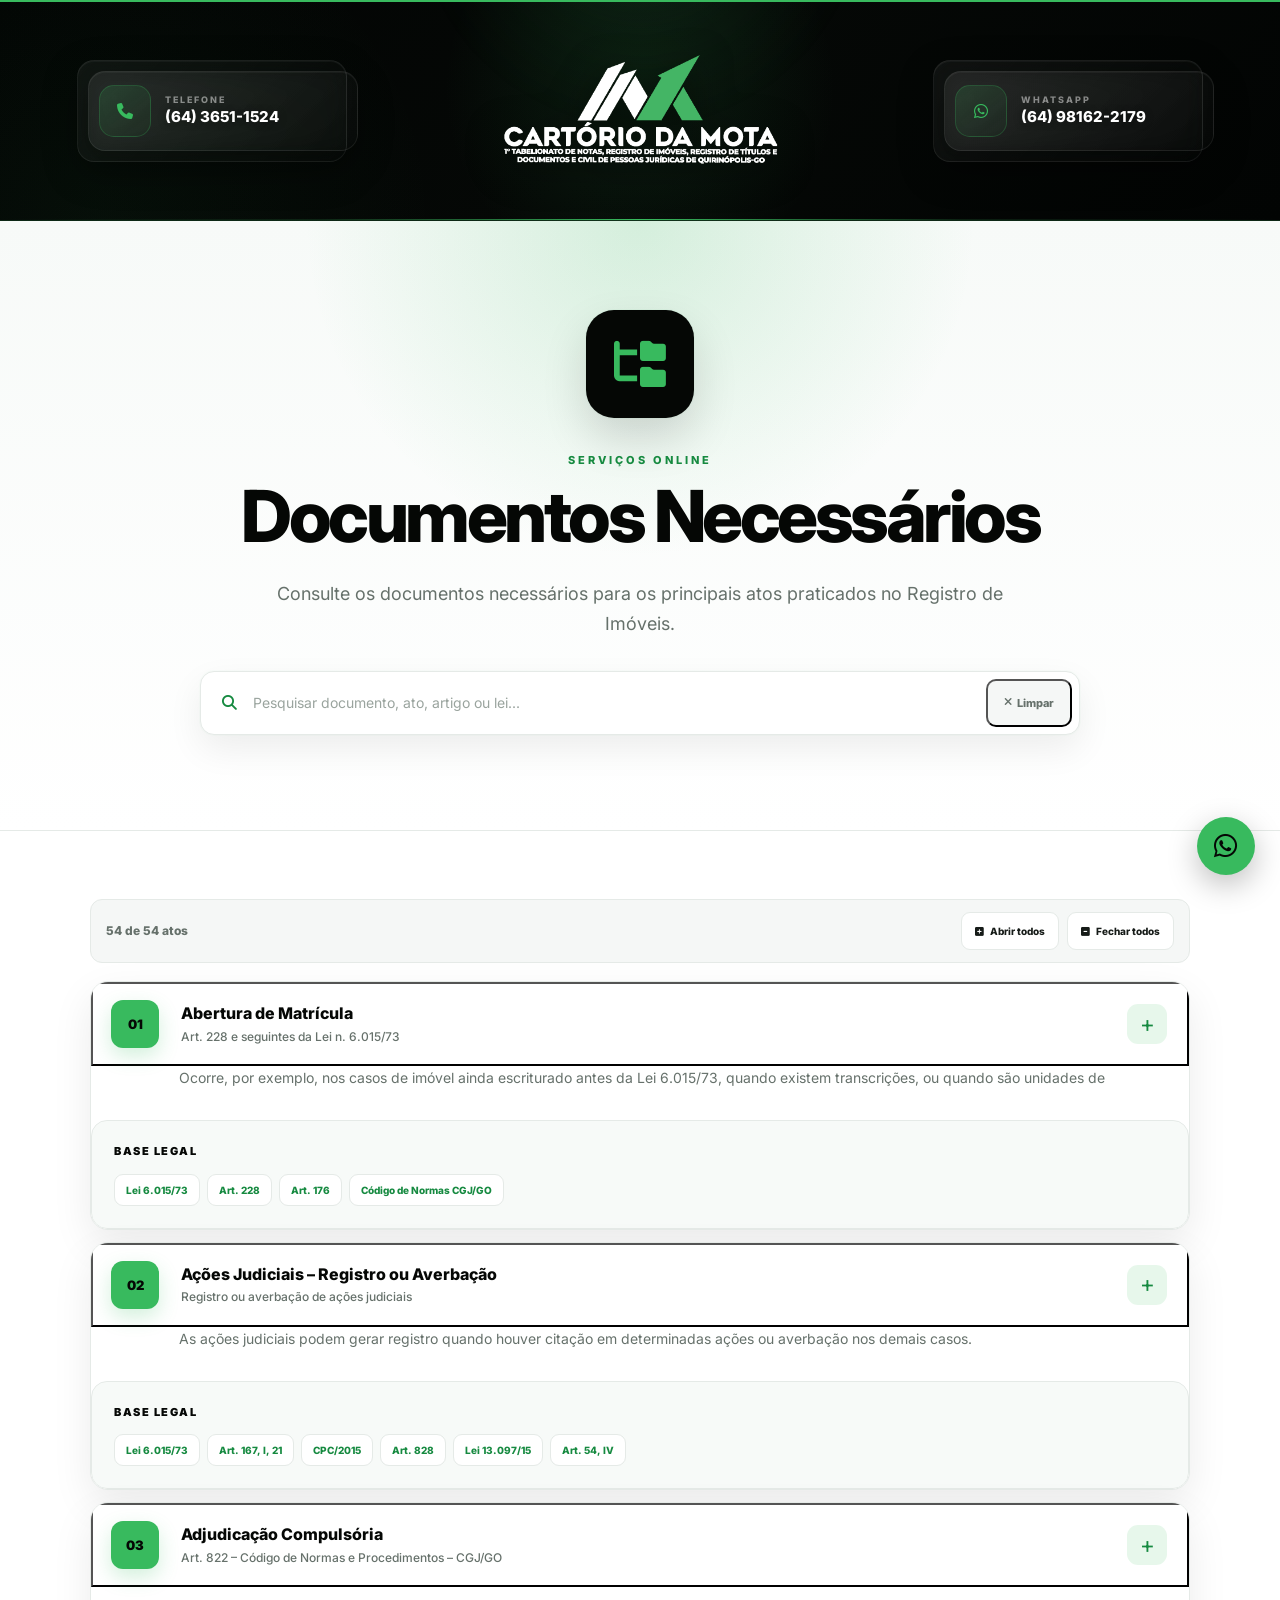
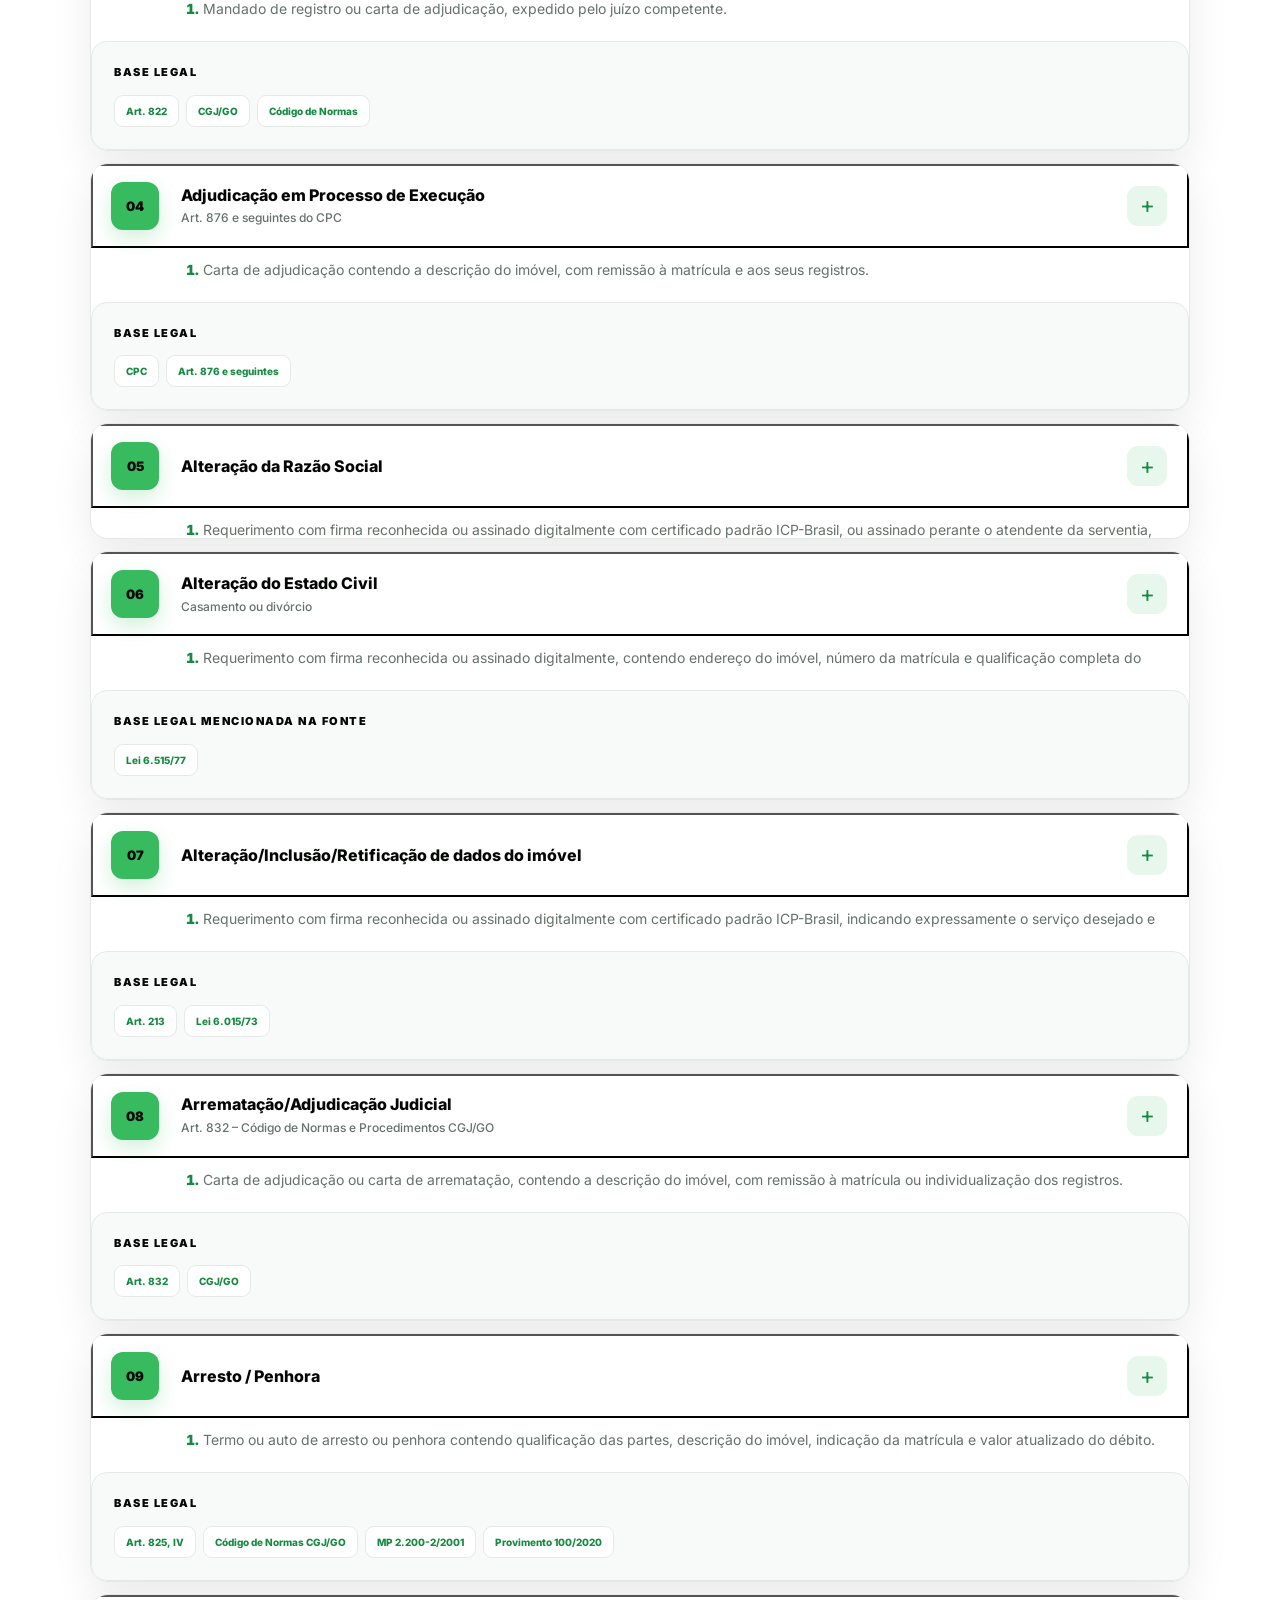
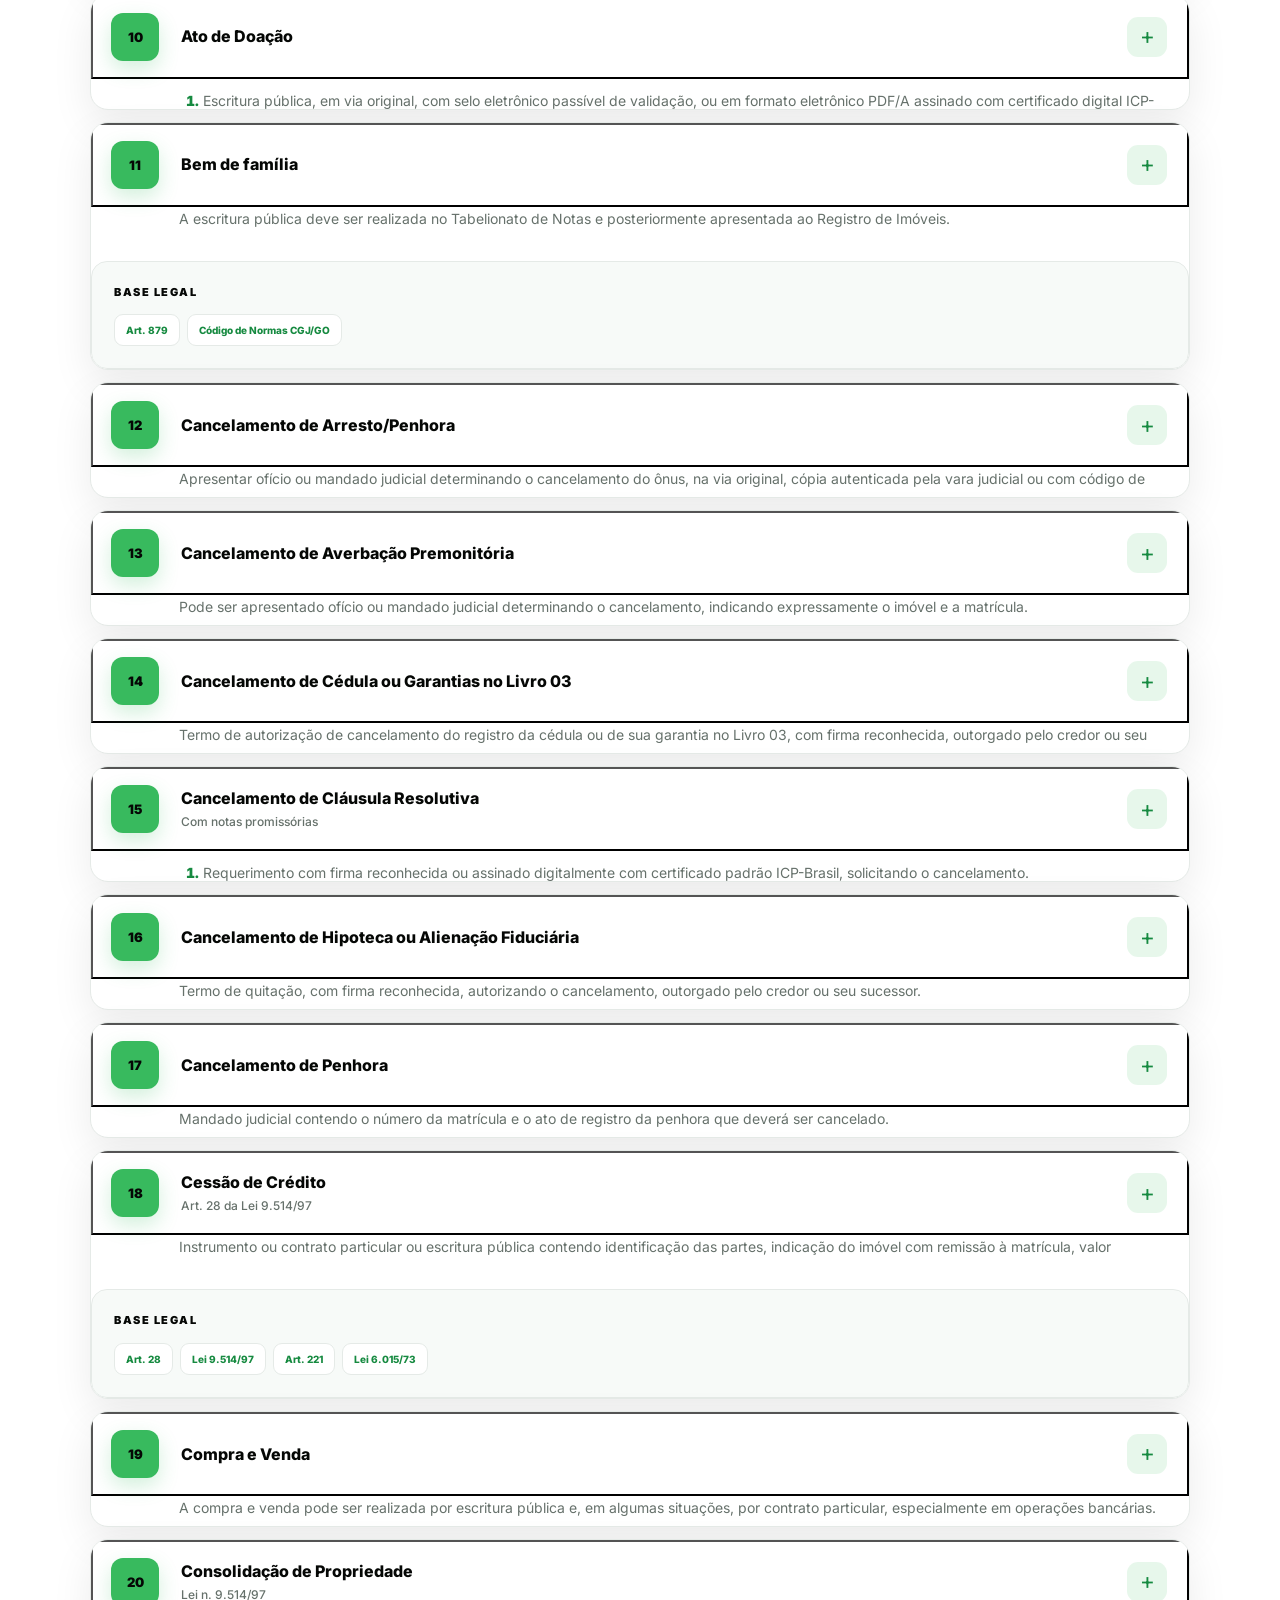
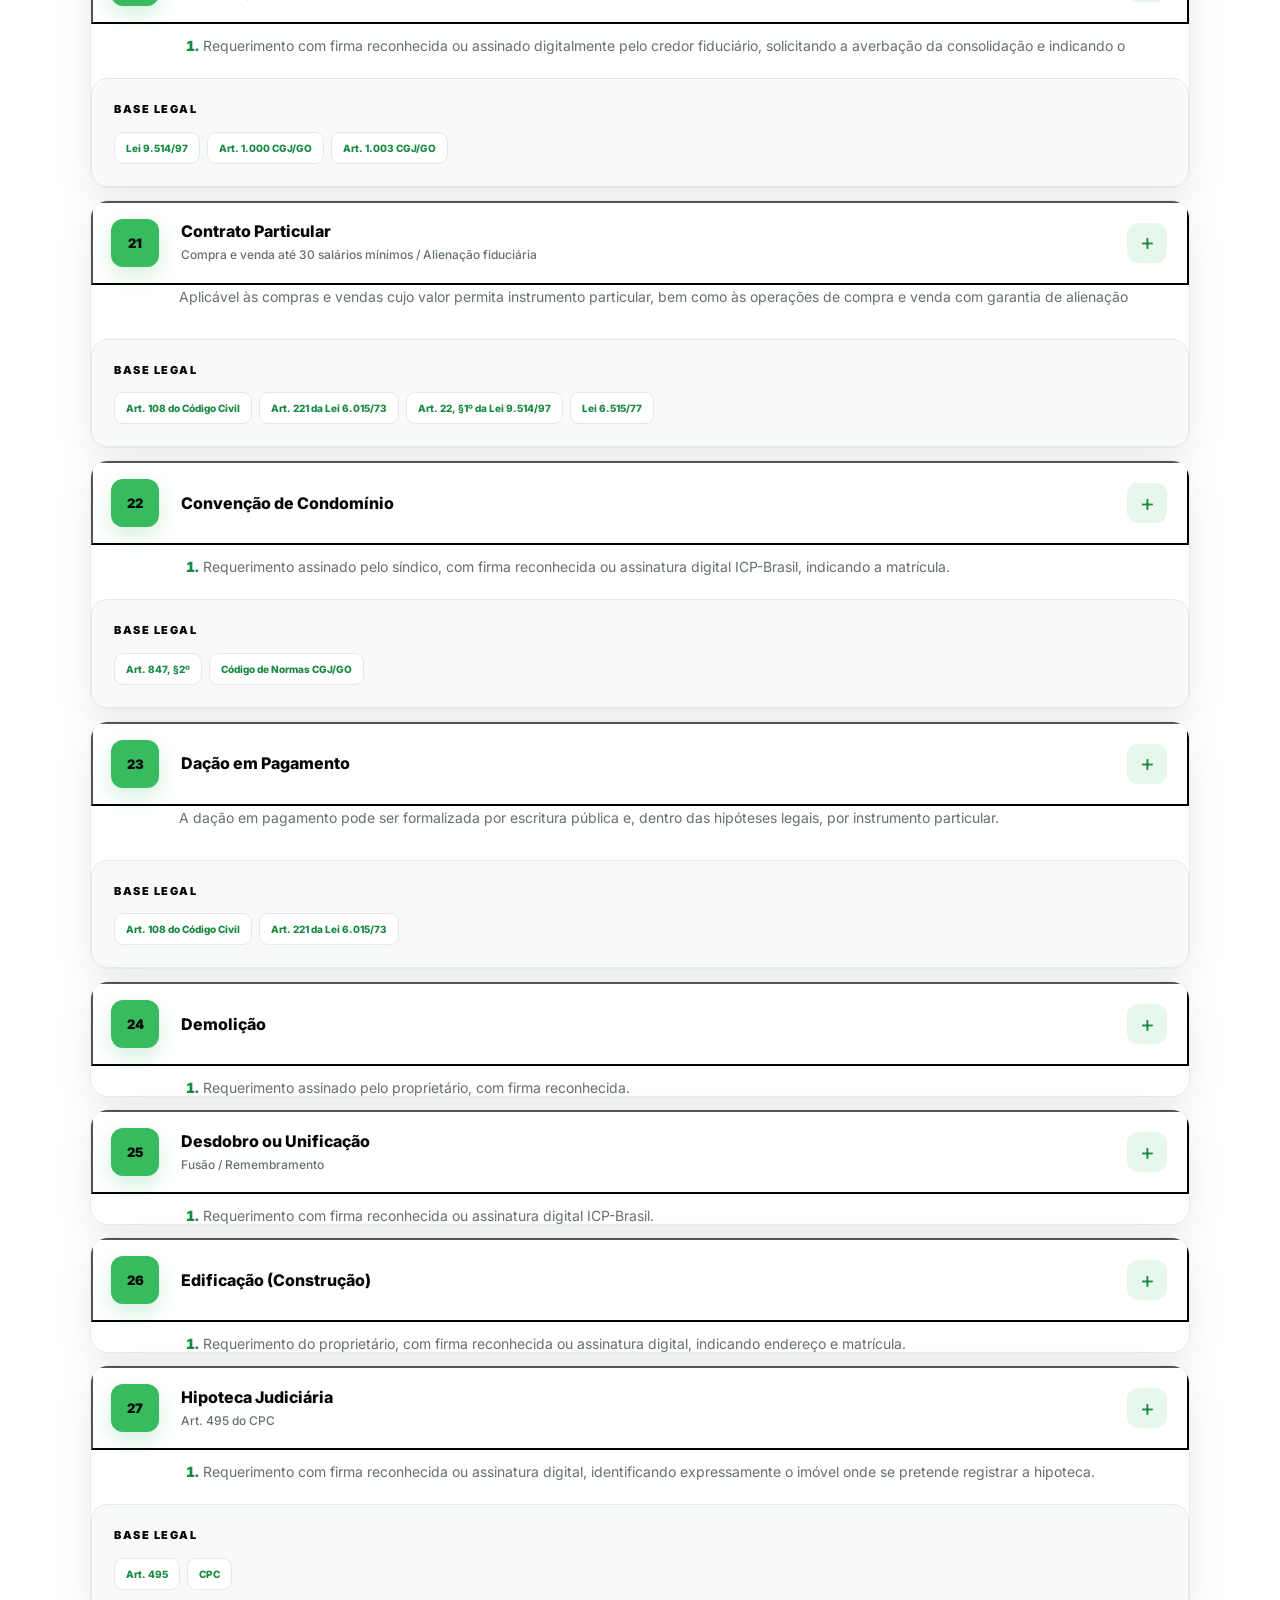
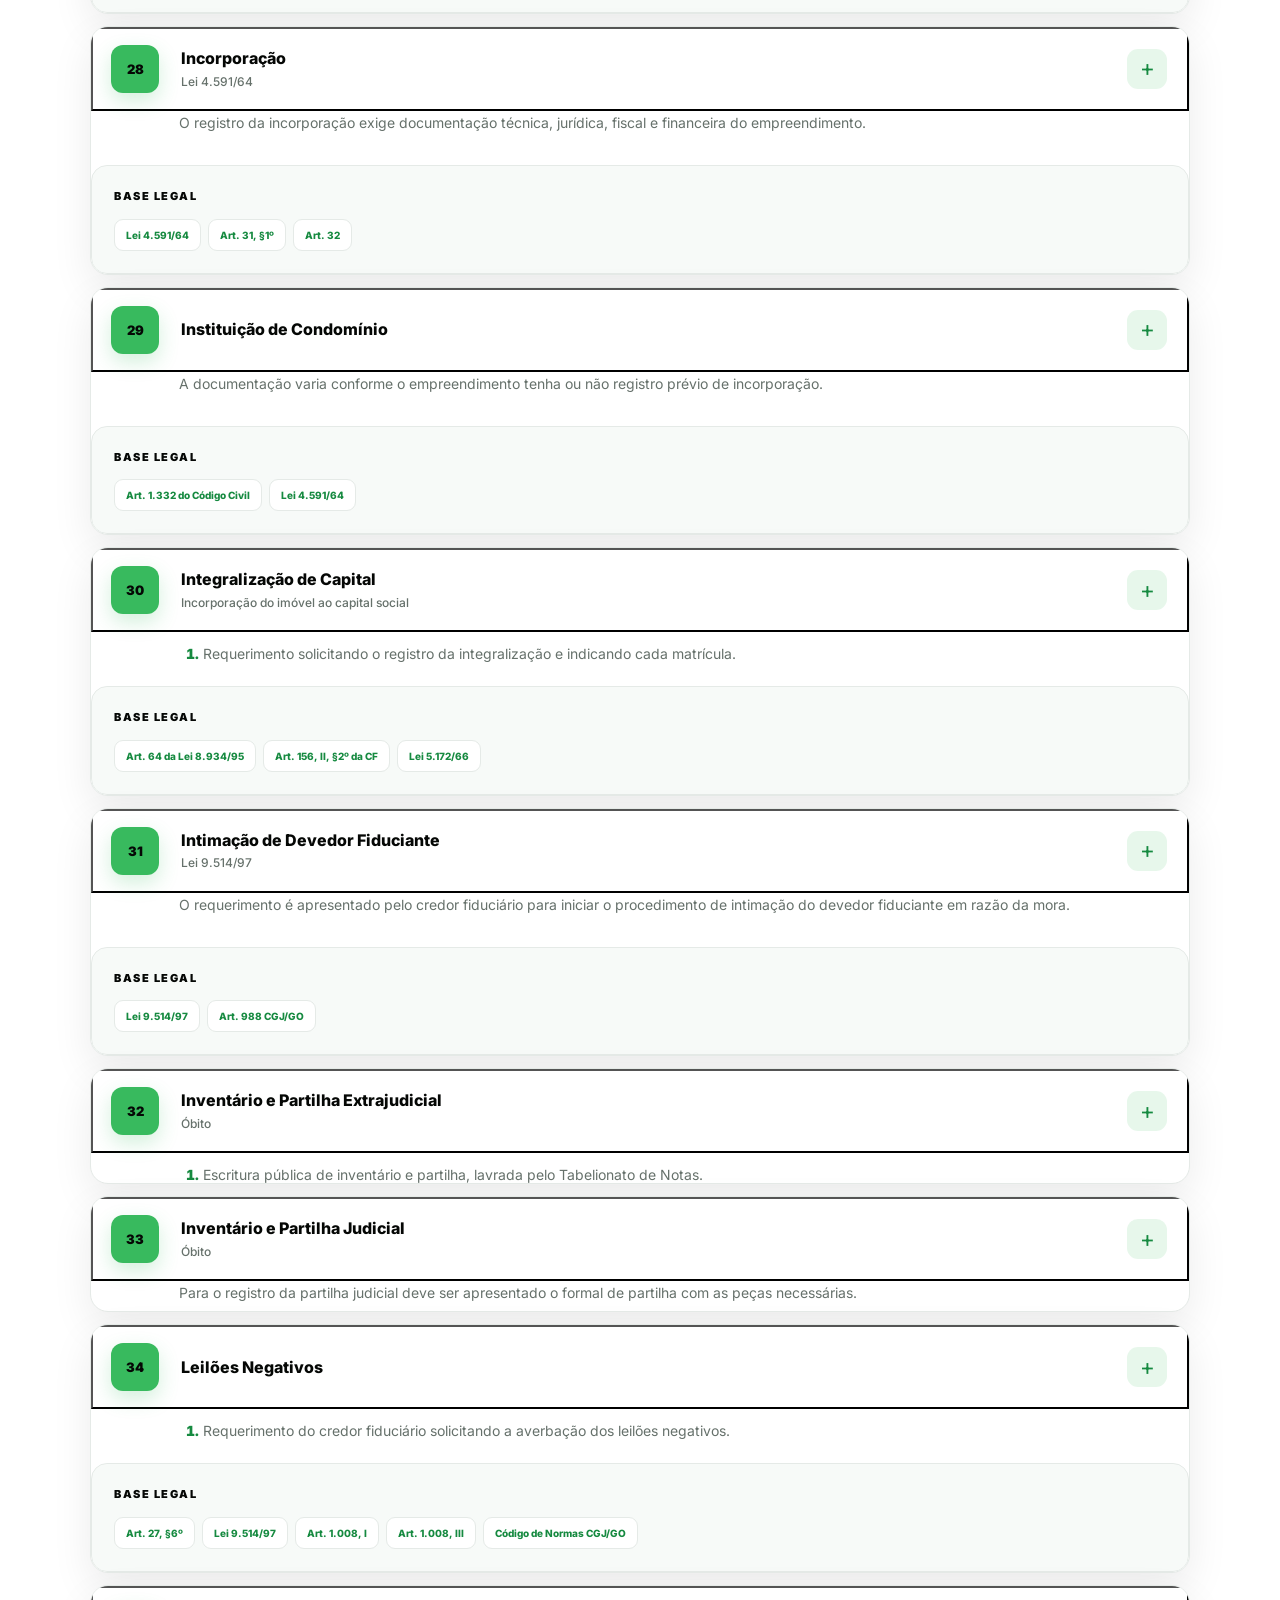
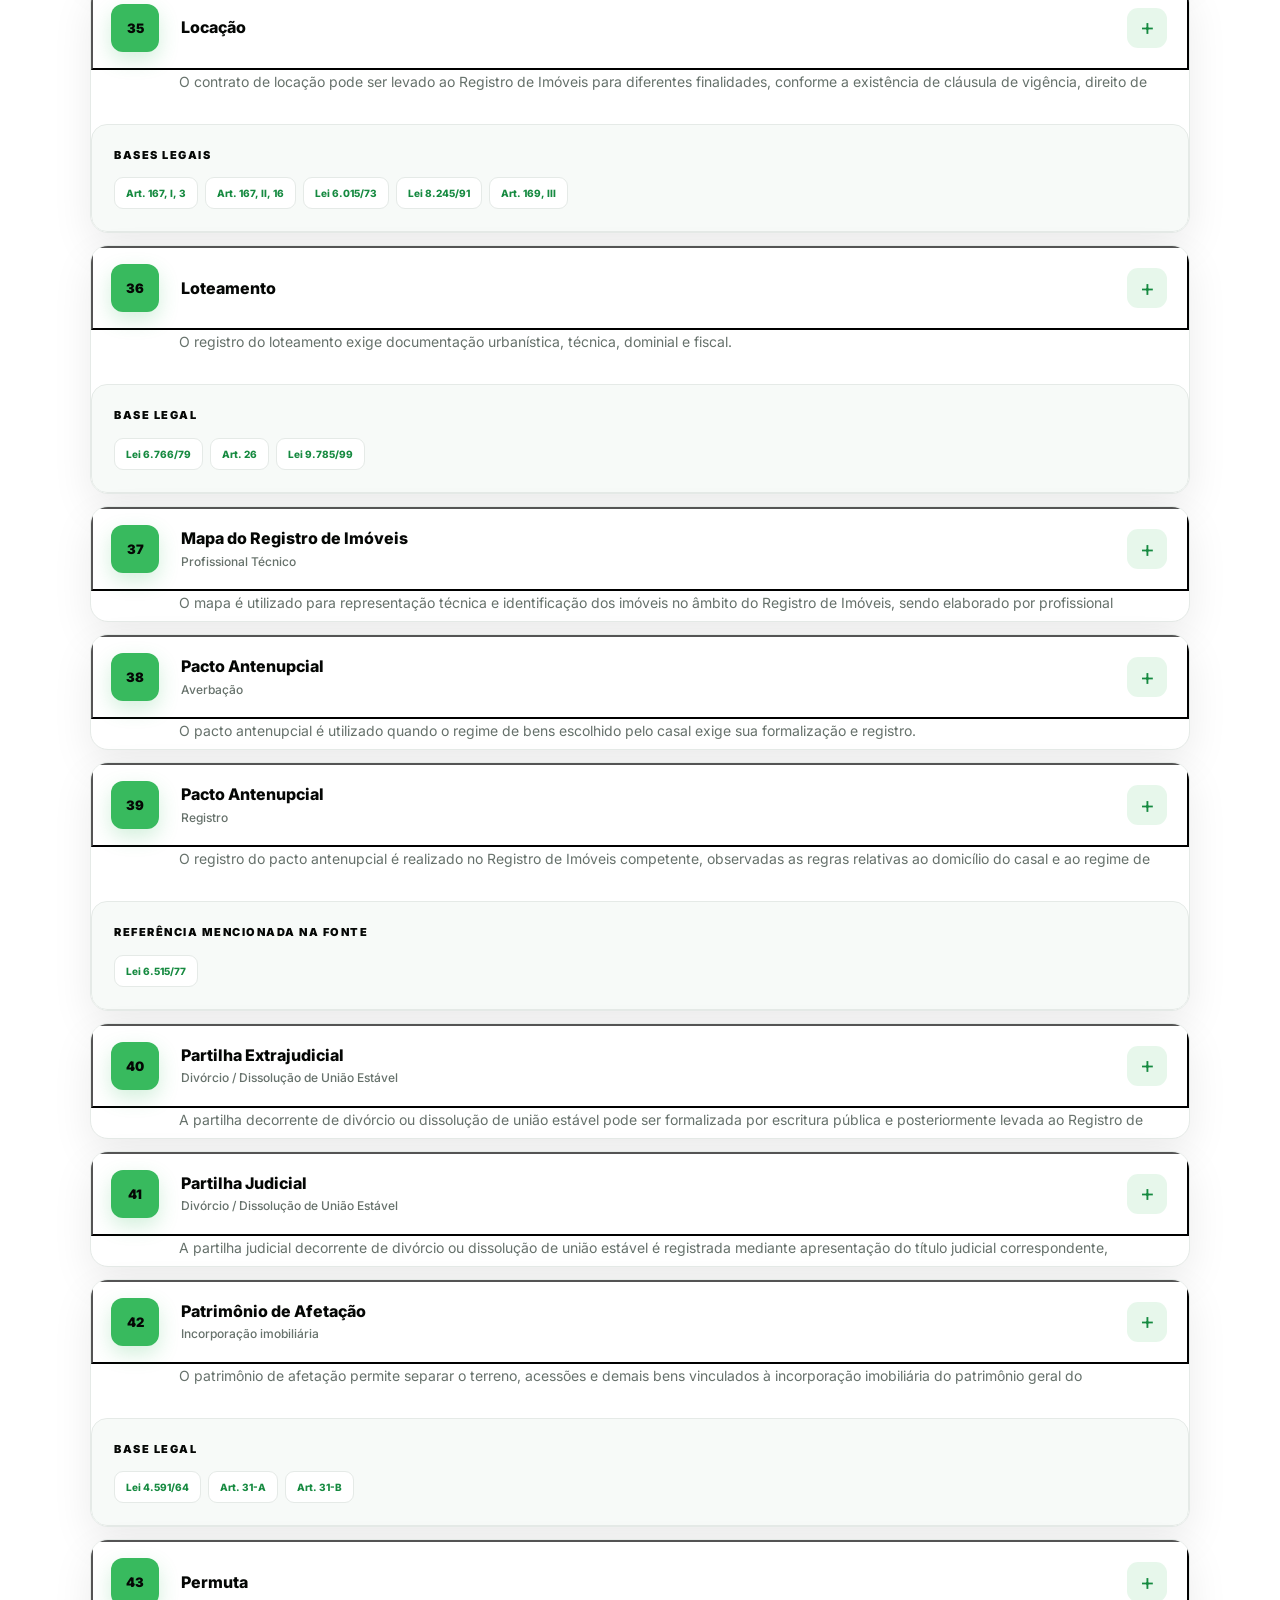
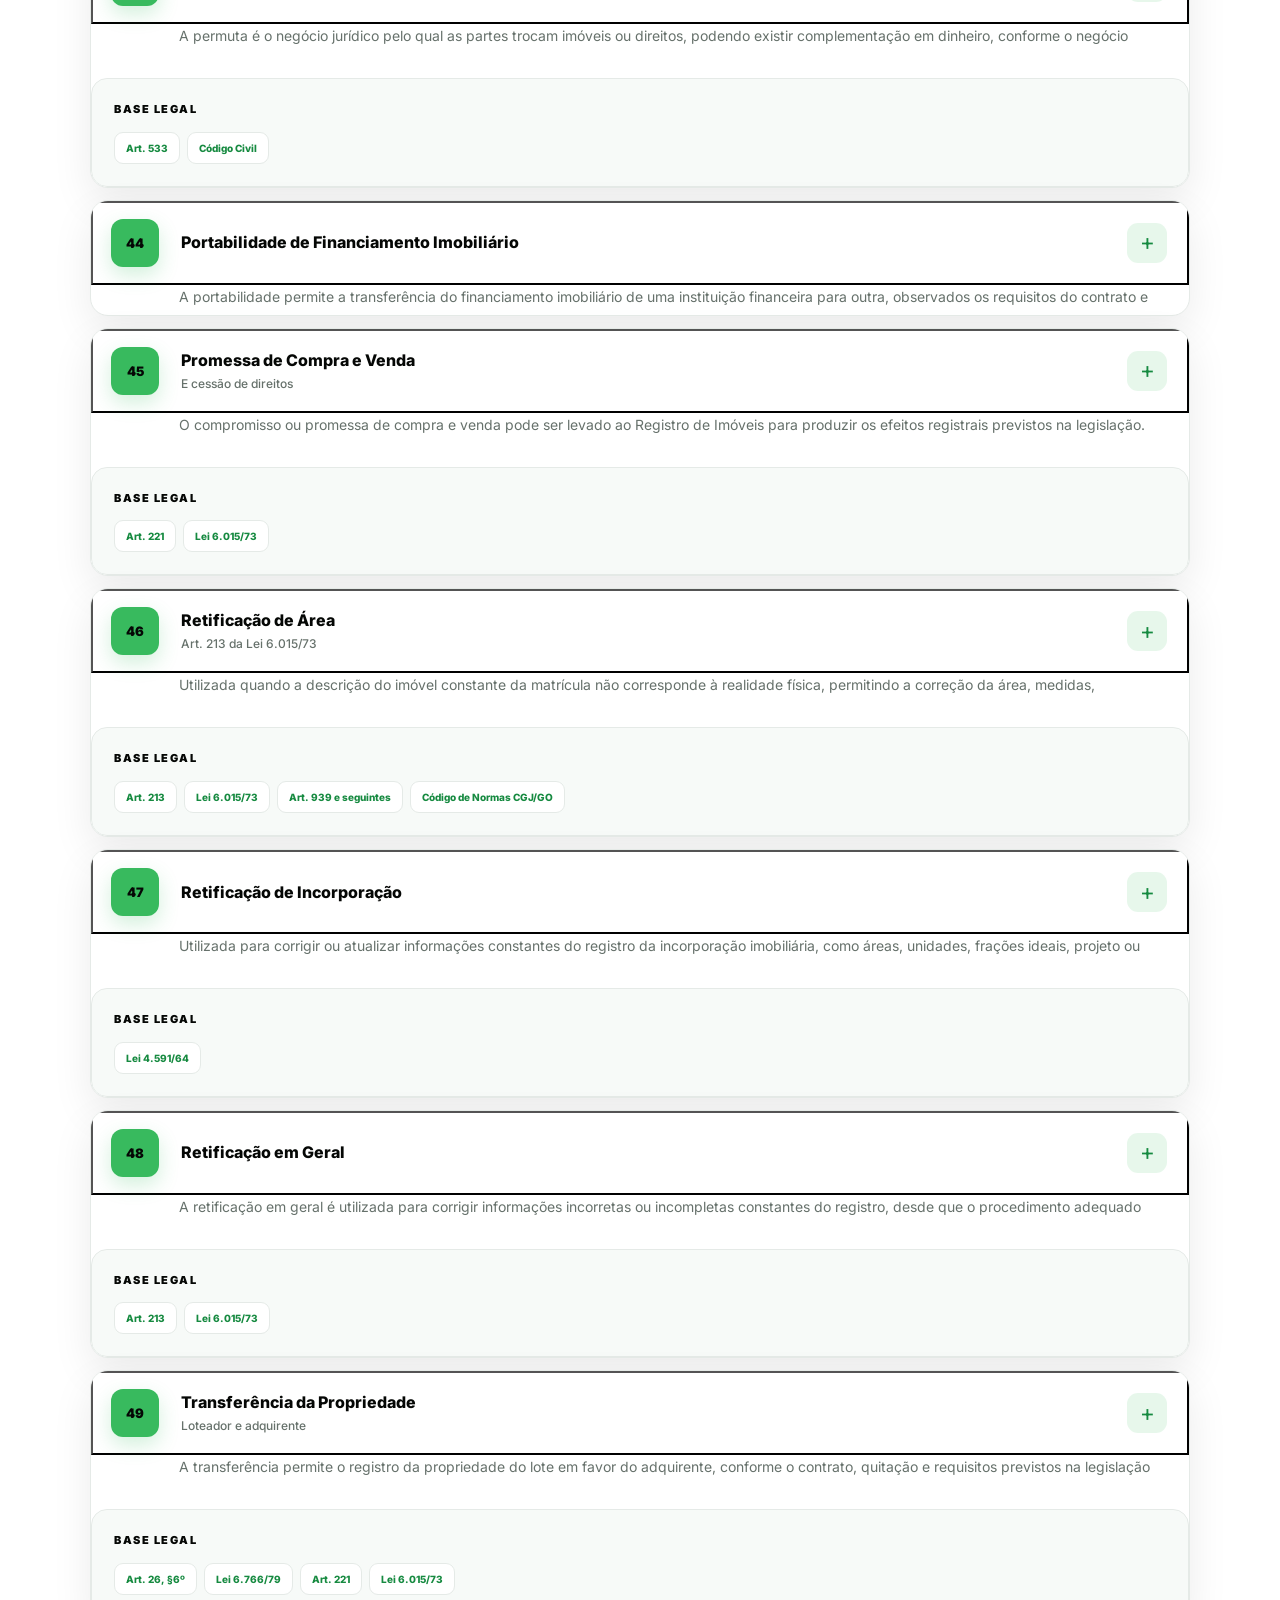
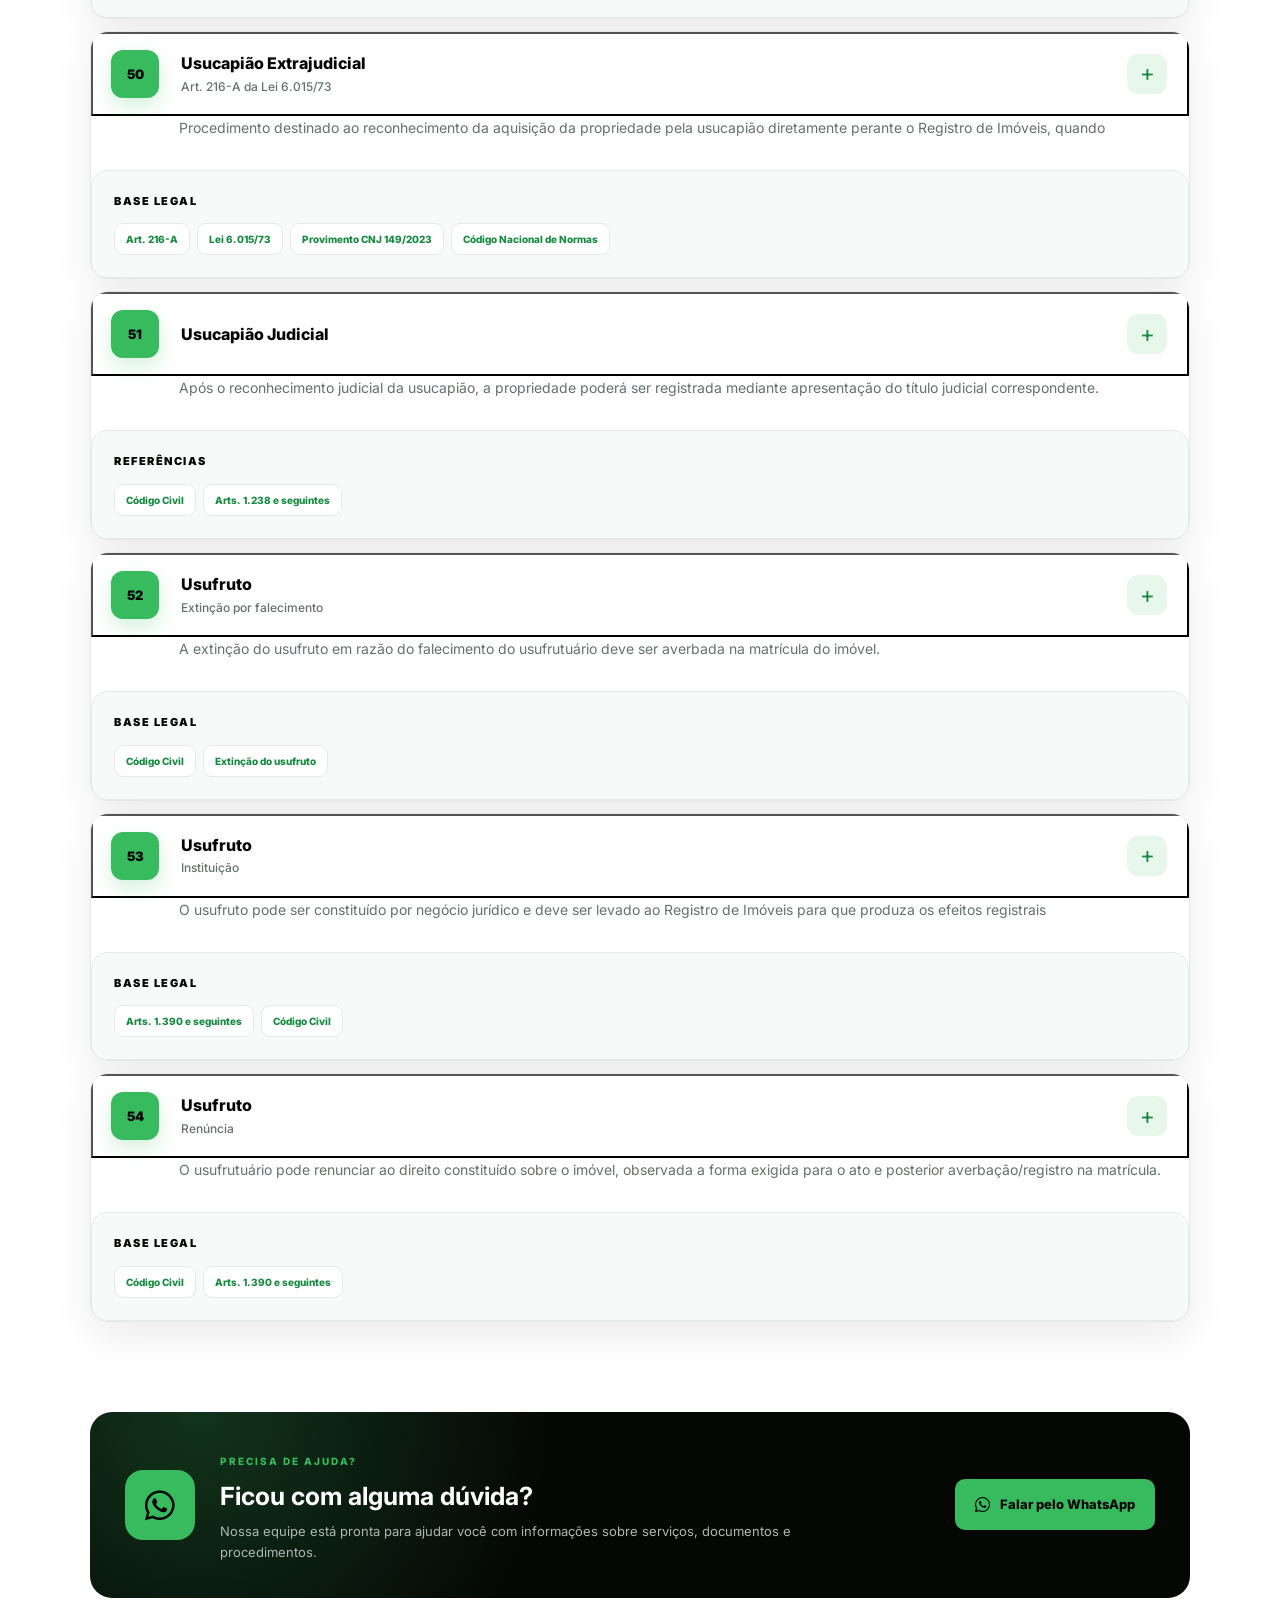
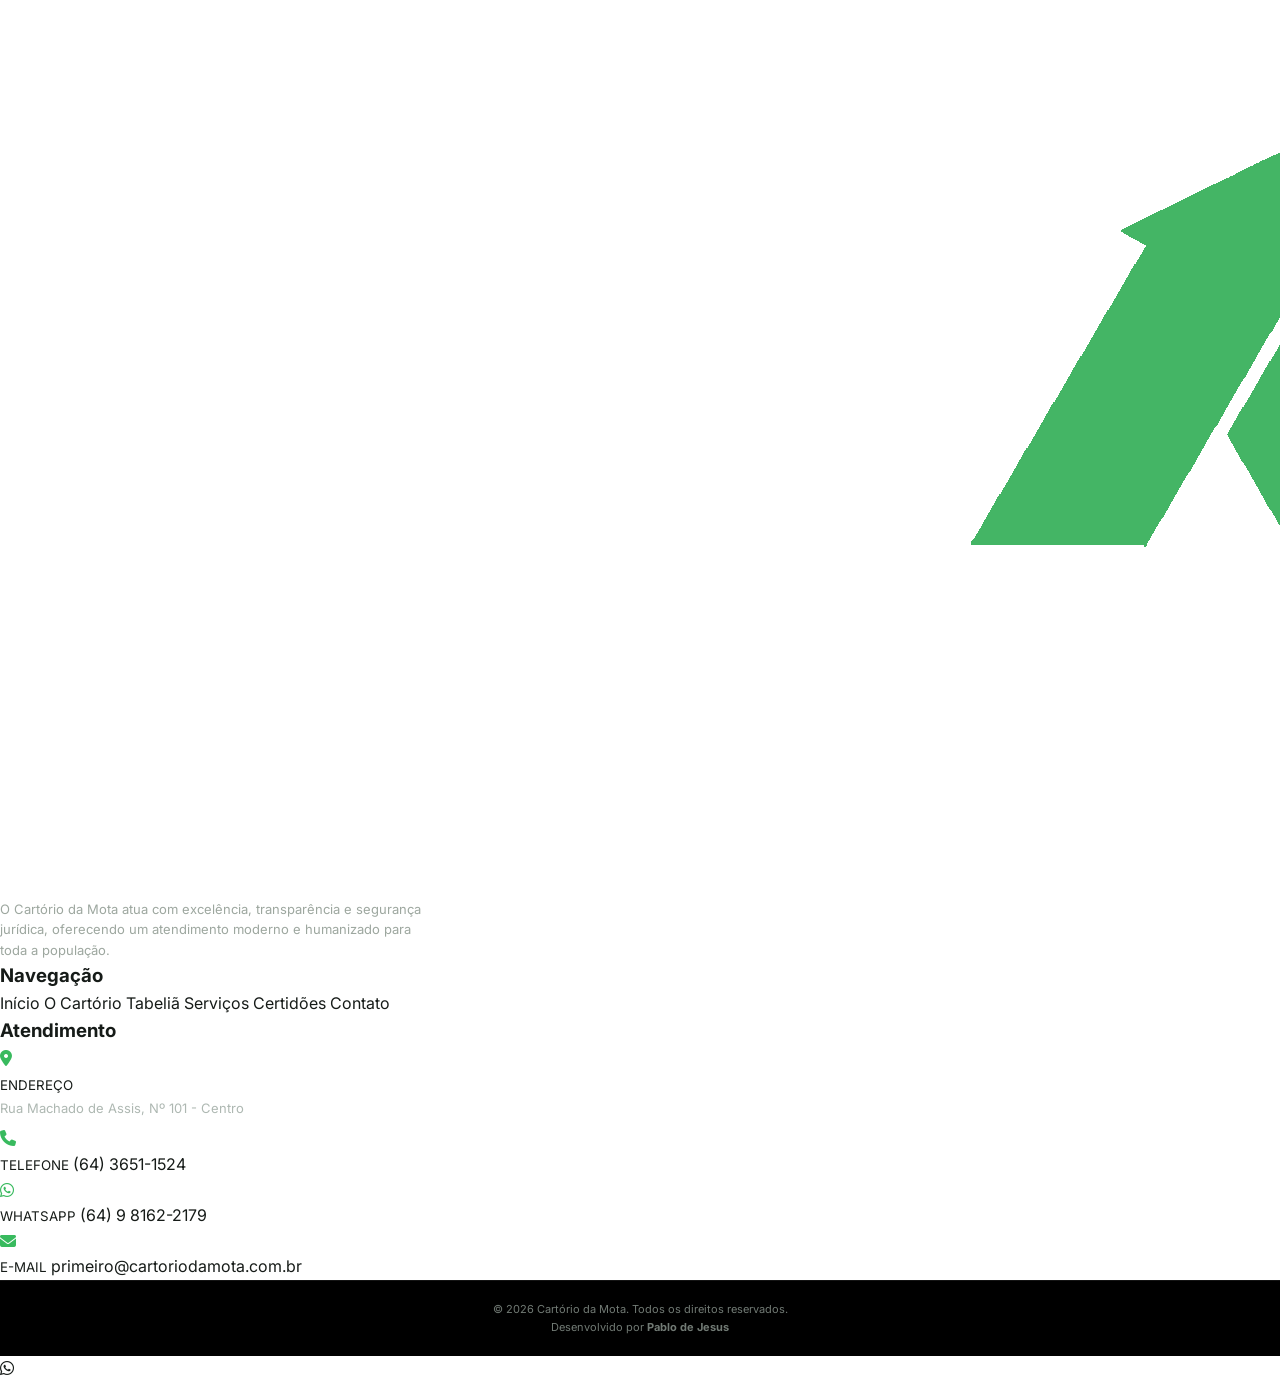
<file: paginas/documentos/index.html>
<!DOCTYPE html>
<html lang="pt-BR">

<head>
    <meta charset="UTF-8">
    <meta name="viewport" content="width=device-width, initial-scale=1.0">

    <meta
        name="description"
        content="Documentos necessários para atos do Registro de Imóveis. Cartório da Mota."
    >

    <title>Documentos Necessários | Cartório da Mota</title>

    <link rel="preconnect" href="https://fonts.googleapis.com">
    <link rel="preconnect" href="https://fonts.gstatic.com" crossorigin>

    <link
        href="https://fonts.googleapis.com/css2?family=Inter:wght@400;500;600;700;800;900&display=swap"
        rel="stylesheet"
    >

    <!-- FONT AWESOME -->
    <link
        rel="stylesheet"
        href="https://cdnjs.cloudflare.com/ajax/libs/font-awesome/6.7.1/css/all.min.css"
    >

    <link rel="stylesheet" href="documentos.css">

    <!-- CSS DO HEADER UNIVERSAL -->
    <link rel="stylesheet" href="../../css/header.css">
</head>

<body>

<!-- =========================================================
     HEADER UNIVERSAL
     Carregado pelo components.js
========================================================== -->

<div id="site-header"></div>


<main class="page">


    <!-- =====================================================
         HERO
    ====================================================== -->

    <section class="hero">
        <div class="hero-content">

        <div class="hero-icon" aria-hidden="true">
             <i class="fa-solid fa-folder-tree"></i>
        </div>

        <span class="eyebrow">
            SERVIÇOS ONLINE
        </span>

        <h1>
            Documentos Necessários
        </h1>

        <p>
            Consulte os documentos necessários para os principais
            atos praticados no Registro de Imóveis.
        </p>


        <!-- PESQUISA -->

        <div class="search-box">

            <i class="fa-solid fa-magnifying-glass" aria-hidden="true"></i>

            <input
                type="search"
                id="docSearch"
                placeholder="Pesquisar documento, ato, artigo ou lei..."
                autocomplete="off"
            >

            <button
                type="button"
                id="clearSearch"
                aria-label="Limpar pesquisa"
            >
                <i class="fa-solid fa-xmark" aria-hidden="true"></i>
                Limpar
            </button>

        </div>
    </div>

    </section>


    <!-- =====================================================
         FERRAMENTAS
    ====================================================== -->

    <section class="documents-section">

    <div class="toolbar">

        <span
            class="result-count"
            id="resultCount"
        >
            <i class="fa-solid fa-file-lines" aria-hidden="true"></i>
            54 de 54 atos
        </span>


        <div class="toolbar-actions">

            <button
                type="button"
                id="openAll"
            >
                <i class="fa-solid fa-square-plus" aria-hidden="true"></i>
                Abrir todos
            </button>

            <button
                type="button"
                id="closeAll"
            >
                <i class="fa-solid fa-square-minus" aria-hidden="true"></i>
                Fechar todos
            </button>

        </div>

    </div>


    <!-- =====================================================
         DOCUMENTOS
    ====================================================== -->

    <section
        class="documents"
        id="documentsList"
    >


        <!-- =================================================
             01 - ABERTURA DE MATRÍCULA
        ================================================== -->

        <article
            class="doc-card"
            data-id="1"
        >

            <button
                class="doc-toggle"
                type="button"
                aria-expanded="false"
            >

                <span class="doc-number">01</span>

                <span class="doc-title">
                    Abertura de Matrícula
                    <small>
                        Art. 228 e seguintes da Lei n. 6.015/73
                    </small>
                </span>

                <span class="doc-icon">+</span>

            </button>


            <div class="doc-content">

                <div class="doc-body">

                    <p>
                        Ocorre, por exemplo, nos casos de imóvel ainda
                        escriturado antes da Lei 6.015/73, quando existem
                        transcrições, ou quando são unidades de loteamento
                        ou incorporação em que ainda não foram abertas
                        as matrículas das unidades criadas.
                    </p>

                    <ol>

                        <li>
                            Requerimento com firma reconhecida ou assinado
                            digitalmente com certificado padrão ICP-Brasil,
                            assinado pelo proprietário ou procurador.
                        </li>

                        <li>
                            Instrumento/contrato particular ou escritura
                            pública, quando for o caso de registrar um
                            negócio na nova matrícula.
                        </li>

                    </ol>

                    <p>
                        Se o imóvel estiver matriculado ou transcrito
                        em outra serventia, apresentar certidão de
                        procedência com negativa de ônus e ações,
                        expedida dentro de no máximo 30 dias.
                    </p>

                    <p>
                        Toda matrícula deve possuir a descrição completa
                        do imóvel, conforme art. 176, II, 3, “a” e “b”.
                        O Código de Normas permite, em determinadas
                        situações, a abertura com descrição precária,
                        exigindo a complementação dos dados antes de
                        ato futuro.
                    </p>

                </div>

                <div class="legal-box">

                    <div class="legal-box-title">
                        Base legal
                    </div>

                    <div class="legal-tags">

                        <span class="legal-tag">
                            Lei 6.015/73
                        </span>

                        <span class="legal-tag">
                            Art. 228
                        </span>

                        <span class="legal-tag">
                            Art. 176
                        </span>

                        <span class="legal-tag">
                            Código de Normas CGJ/GO
                        </span>

                    </div>

                </div>

            </div>

        </article>


        <!-- =================================================
             02 - AÇÕES JUDICIAIS
        ================================================== -->

        <article
            class="doc-card"
            data-id="2"
        >

            <button
                class="doc-toggle"
                type="button"
                aria-expanded="false"
            >

                <span class="doc-number">02</span>

                <span class="doc-title">
                    Ações Judiciais – Registro ou Averbação
                    <small>
                        Registro ou averbação de ações judiciais
                    </small>
                </span>

                <span class="doc-icon">+</span>

            </button>


            <div class="doc-content">

                <div class="doc-body">

                    <p>
                        As ações judiciais podem gerar registro quando
                        houver citação em determinadas ações ou averbação
                        nos demais casos.
                    </p>

                    <h3>Registro</h3>

                    <p>
                        Para registro da citação de ação real ou ação
                        pessoal reipersecutória:
                    </p>

                    <ol>

                        <li>
                            Requerimento com firma reconhecida ou assinado
                            digitalmente com certificado padrão ICP-Brasil,
                            solicitando o registro previsto no art. 167,
                            I, “21”, da Lei n. 6.015/73.
                        </li>

                        <li>
                            Certidão do Juízo perante o qual tramita o
                            processo, indicando tratar-se de ação real
                            ou ação pessoal reipersecutória e informando
                            que houve a citação do réu.
                        </li>

                    </ol>


                    <h3>
                        Averbação em processo de execução
                    </h3>

                    <ol>

                        <li>
                            Requerimento solicitando a averbação prevista
                            no art. 828 do CPC, indicando expressamente
                            o imóvel.
                        </li>

                        <li>
                            Certidão do Juízo ou do distribuidor judicial
                            indicando Juízo, processo, autor/exequente,
                            réu/executado e valor da causa.
                        </li>

                    </ol>


                    <h3>
                        Outros processos
                    </h3>

                    <p>
                        A Lei n. 13.097/15 permite a averbação da existência
                        de processos que possam levar o proprietário
                        à insolvência.
                    </p>

                    <ol>

                        <li>
                            Requerimento solicitando a averbação do
                            art. 54, IV, da Lei n. 13.097/15.
                        </li>

                        <li>
                            Certidão do Juízo ou distribuidor judicial.
                        </li>

                        <li>
                            Ordem judicial deferindo expressamente
                            a averbação.
                        </li>

                    </ol>

                </div>

                <div class="legal-box">

                    <div class="legal-box-title">
                        Base legal
                    </div>

                    <div class="legal-tags">

                        <span class="legal-tag">
                            Lei 6.015/73
                        </span>

                        <span class="legal-tag">
                            Art. 167, I, 21
                        </span>

                        <span class="legal-tag">
                            CPC/2015
                        </span>

                        <span class="legal-tag">
                            Art. 828
                        </span>

                        <span class="legal-tag">
                            Lei 13.097/15
                        </span>

                        <span class="legal-tag">
                            Art. 54, IV
                        </span>

                    </div>

                </div>

            </div>

        </article>


        <!-- =================================================
             03 - ADJUDICAÇÃO COMPULSÓRIA
        ================================================== -->

        <article
            class="doc-card"
            data-id="3"
        >

            <button
                class="doc-toggle"
                type="button"
                aria-expanded="false"
            >

                <span class="doc-number">03</span>

                <span class="doc-title">
                    Adjudicação Compulsória
                    <small>
                        Art. 822 – Código de Normas e Procedimentos – CGJ/GO
                    </small>
                </span>

                <span class="doc-icon">+</span>

            </button>


            <div class="doc-content">

                <div class="doc-body">

                    <ol>

                        <li>
                            Mandado de registro ou carta de adjudicação,
                            expedido pelo juízo competente.
                        </li>

                        <li>
                            Sentença que julgou procedente o pedido,
                            com o respectivo trânsito em julgado.
                        </li>

                        <li>
                            Petição inicial contendo a qualificação
                            completa das partes.
                        </li>

                        <li>
                            ISTI/ITBI e laudo de avaliação da Prefeitura,
                            comprovando o pagamento.
                        </li>

                    </ol>

                    <p>
                        Os documentos judiciais podem ser apresentados
                        na via original, cópia autenticada pela vara
                        judicial ou com código de validação do processo
                        digital.
                    </p>

                    <p>
                        Caso o imóvel esteja matriculado ou transcrito
                        em outra serventia, poderá ser necessária certidão
                        de procedência para abertura da matrícula.
                    </p>

                </div>

                <div class="legal-box">

                    <div class="legal-box-title">
                        Base legal
                    </div>

                    <div class="legal-tags">

                        <span class="legal-tag">
                            Art. 822
                        </span>

                        <span class="legal-tag">
                            CGJ/GO
                        </span>

                        <span class="legal-tag">
                            Código de Normas
                        </span>

                    </div>

                </div>

            </div>

        </article>


        <!-- =================================================
             04 - ADJUDICAÇÃO EM EXECUÇÃO
        ================================================== -->

        <article
            class="doc-card"
            data-id="4"
        >

            <button
                class="doc-toggle"
                type="button"
                aria-expanded="false"
            >

                <span class="doc-number">04</span>

                <span class="doc-title">
                    Adjudicação em Processo de Execução
                    <small>
                        Art. 876 e seguintes do CPC
                    </small>
                </span>

                <span class="doc-icon">+</span>

            </button>


            <div class="doc-content">

                <div class="doc-body">

                    <ol>

                        <li>
                            Carta de adjudicação contendo a descrição
                            do imóvel, com remissão à matrícula e aos
                            seus registros.
                        </li>

                        <li>
                            Cópia do auto de adjudicação.
                        </li>

                        <li>
                            Petição inicial contendo a qualificação
                            completa das partes.
                        </li>

                        <li>
                            ISTI/ITBI e laudo de avaliação da Prefeitura,
                            comprovando o pagamento.
                        </li>

                    </ol>

                    <p>
                        Se o imóvel estiver matriculado ou transcrito
                        em outra serventia, apresentar certidões de
                        procedência com negativa de ônus e ações,
                        expedidas dentro do prazo indicado pela serventia.
                    </p>

                    <p>
                        Em imóvel integrante de condomínio especial,
                        pode ser necessária declaração de quitação
                        de débitos condominiais e comprovação dos
                        poderes de quem assina.
                    </p>

                </div>

                <div class="legal-box">

                    <div class="legal-box-title">
                        Base legal
                    </div>

                    <div class="legal-tags">

                        <span class="legal-tag">
                            CPC
                        </span>

                        <span class="legal-tag">
                            Art. 876 e seguintes
                        </span>

                    </div>

                </div>

            </div>

        </article>


        <!-- =================================================
             05 - ALTERAÇÃO DA RAZÃO SOCIAL
        ================================================== -->

        <article
            class="doc-card"
            data-id="5"
        >

            <button
                class="doc-toggle"
                type="button"
                aria-expanded="false"
            >

                <span class="doc-number">05</span>

                <span class="doc-title">
                    Alteração da Razão Social
                </span>

                <span class="doc-icon">+</span>

            </button>


            <div class="doc-content">

                <div class="doc-body">

                    <ol>

                        <li>
                            Requerimento com firma reconhecida ou assinado
                            digitalmente com certificado padrão ICP-Brasil,
                            ou assinado perante o atendente da serventia,
                            pelo(s) proprietário(s), com qualificação
                            completa da pessoa jurídica.
                        </li>

                        <li>
                            Alteração do Contrato Social ou Estatuto Social
                            que provocou a alteração da razão social,
                            original ou cópia autenticada, devidamente
                            registrada na Junta Comercial do Estado de Goiás.
                        </li>

                        <li>
                            Certidão simplificada atualizada da Junta
                            Comercial.
                        </li>

                    </ol>

                    <p>
                        Caso a pessoa jurídica não seja empresária, como
                        associações e fundações, deverá ser apresentada
                        certidão do Registro Civil de Pessoas Jurídicas.
                    </p>

                </div>

            </div>

        </article>


        <!-- =================================================
             06 - ALTERAÇÃO DO ESTADO CIVIL
        ================================================== -->

        <article
            class="doc-card"
            data-id="6"
        >

            <button
                class="doc-toggle"
                type="button"
                aria-expanded="false"
            >

                <span class="doc-number">06</span>

                <span class="doc-title">
                    Alteração do Estado Civil
                    <small>
                        Casamento ou divórcio
                    </small>
                </span>

                <span class="doc-icon">+</span>

            </button>


            <div class="doc-content">

                <div class="doc-body">

                    <ol>

                        <li>
                            Requerimento com firma reconhecida ou assinado
                            digitalmente, contendo endereço do imóvel,
                            número da matrícula e qualificação completa
                            do novo cônjuge, quando for o caso.
                        </li>

                        <li>
                            Certidão de casamento atualizada, dentro do
                            prazo de 90 dias, original ou cópia autenticada.
                        </li>

                        <li>
                            CPF e RG do cônjuge que será inserido na matrícula,
                            em cópia autenticada.
                        </li>

                    </ol>

                    <p>
                        Se o CPF já constar na certidão de casamento,
                        ela poderá ser suficiente para comprovação.
                    </p>

                    <p>
                        Para casamentos realizados após 27/12/1977,
                        quando o regime de bens não for o legal, pode
                        ser necessário o registro do pacto antenupcial.
                    </p>

                </div>

                <div class="legal-box">

                    <div class="legal-box-title">
                        Base legal mencionada na fonte
                    </div>

                    <div class="legal-tags">

                        <span class="legal-tag">
                            Lei 6.515/77
                        </span>

                    </div>

                </div>

            </div>

        </article>


        <!-- =================================================
             07 - ALTERAÇÃO DE DADOS
        ================================================== -->

        <article
            class="doc-card"
            data-id="7"
        >

            <button
                class="doc-toggle"
                type="button"
                aria-expanded="false"
            >

                <span class="doc-number">07</span>

                <span class="doc-title">
                    Alteração/Inclusão/Retificação de dados do imóvel
                </span>

                <span class="doc-icon">+</span>

            </button>


            <div class="doc-content">

                <div class="doc-body">

                    <ol>

                        <li>
                            Requerimento com firma reconhecida ou assinado
                            digitalmente com certificado padrão ICP-Brasil,
                            indicando expressamente o serviço desejado e
                            o número da matrícula.
                        </li>

                        <li>
                            Comprovação dos dados que serão averbados,
                            em via original ou cópia autenticada.
                        </li>

                    </ol>

                    <p>
                        Para alteração de denominação ou numeração de
                        ruas, avenidas, quadras, bairros ou numeração
                        predial, pode ser necessária Lei ou Decreto
                        Municipal, certidão de limites ou confrontações
                        ou certidão de numeração predial.
                    </p>

                    <p>
                        Quando houver inserção ou alteração de medida
                        perimetral que resulte ou não em alteração de
                        área, deverá ser utilizado o procedimento de
                        retificação de área.
                    </p>

                </div>

                <div class="legal-box">

                    <div class="legal-box-title">
                        Base legal
                    </div>

                    <div class="legal-tags">

                        <span class="legal-tag">
                            Art. 213
                        </span>

                        <span class="legal-tag">
                            Lei 6.015/73
                        </span>

                    </div>

                </div>

            </div>

        </article>


        <!-- =================================================
             08 - ARREMATAÇÃO / ADJUDICAÇÃO
        ================================================== -->

        <article
            class="doc-card"
            data-id="8"
        >

            <button
                class="doc-toggle"
                type="button"
                aria-expanded="false"
            >

                <span class="doc-number">08</span>

                <span class="doc-title">
                    Arrematação/Adjudicação Judicial
                    <small>
                        Art. 832 – Código de Normas e Procedimentos CGJ/GO
                    </small>
                </span>

                <span class="doc-icon">+</span>

            </button>


            <div class="doc-content">

                <div class="doc-body">

                    <ol>

                        <li>
                            Carta de adjudicação ou carta de arrematação,
                            contendo a descrição do imóvel, com remissão
                            à matrícula ou individualização dos registros.
                        </li>

                        <li>
                            Cópia do auto de adjudicação ou de arrematação.
                        </li>

                        <li>
                            Prova de pagamento do imposto de transmissão.
                        </li>

                        <li>
                            Indicação da existência de eventual ônus real
                            ou gravame.
                        </li>

                    </ol>

                    <p>
                        Carta de adjudicação e auto de adjudicação devem
                        ser apresentados na via original, cópia autenticada
                        pela vara judicial ou com código de validação do
                        processo digital.
                    </p>

                </div>

                <div class="legal-box">

                    <div class="legal-box-title">
                        Base legal
                    </div>

                    <div class="legal-tags">

                        <span class="legal-tag">
                            Art. 832
                        </span>

                        <span class="legal-tag">
                            CGJ/GO
                        </span>

                    </div>

                </div>

            </div>

        </article>


        <!-- =================================================
             09 - ARRESTO / PENHORA
        ================================================== -->

        <article
            class="doc-card"
            data-id="9"
        >

            <button
                class="doc-toggle"
                type="button"
                aria-expanded="false"
            >

                <span class="doc-number">09</span>

                <span class="doc-title">
                    Arresto / Penhora
                </span>

                <span class="doc-icon">+</span>

            </button>


            <div class="doc-content">

                <div class="doc-body">

                    <ol>

                        <li>
                            Termo ou auto de arresto ou penhora contendo
                            qualificação das partes, descrição do imóvel,
                            indicação da matrícula e valor atualizado
                            do débito.
                        </li>

                        <li>
                            Planilha atualizada dos débitos, quando o
                            valor atualizado não constar do termo,
                            auto ou mandado.
                        </li>

                        <li>
                            Requerimento do exequente solicitando o
                            registro da penhora, salvo quando houver
                            mandado de registro.
                        </li>

                    </ol>

                    <p>
                        Quando o requerimento for assinado por advogado,
                        deverá ser apresentada a procuração constante
                        dos autos.
                    </p>

                    <p>
                        Para pessoa jurídica, deve ser comprovada a
                        representação e os poderes de quem subscreve.
                    </p>

                </div>

                <div class="legal-box">

                    <div class="legal-box-title">
                        Base legal
                    </div>

                    <div class="legal-tags">

                        <span class="legal-tag">
                            Art. 825, IV
                        </span>

                        <span class="legal-tag">
                            Código de Normas CGJ/GO
                        </span>

                        <span class="legal-tag">
                            MP 2.200-2/2001
                        </span>

                        <span class="legal-tag">
                            Provimento 100/2020
                        </span>

                    </div>

                </div>

            </div>

        </article>


        <!-- =================================================
             10 - DOAÇÃO
        ================================================== -->

        <article
            class="doc-card"
            data-id="10"
        >

            <button
                class="doc-toggle"
                type="button"
                aria-expanded="false"
            >

                <span class="doc-number">10</span>

                <span class="doc-title">
                    Ato de Doação
                </span>

                <span class="doc-icon">+</span>

            </button>


            <div class="doc-content">

                <div class="doc-body">

                    <ol>

                        <li>
                            Escritura pública, em via original, com selo
                            eletrônico passível de validação, ou em formato
                            eletrônico PDF/A assinado com certificado digital
                            ICP-Brasil.
                        </li>

                        <li>
                            Comprovante de pagamento do ITCD, DARE e
                            demonstrativo de cálculo do ITCD.
                        </li>

                        <li>
                            Certidões negativas de tributos, caso não
                            conste na escritura que foram apresentadas.
                        </li>

                    </ol>

                    <p>
                        Caso o imóvel tenha valor menor que 30 salários
                        mínimos, o título poderá ser instrumento particular,
                        conforme as condições indicadas na fonte.
                    </p>

                    <p>
                        Se o imóvel for rural, devem ser observados também
                        CCIR, ITR, CAR e, quando aplicável, certificação
                        de georreferenciamento.
                    </p>

                    <p>
                        Títulos digitais devem ser protocolados pelo
                        E-Protocolo/SAEC em PDF/A e assinados digitalmente.
                    </p>

                </div>

            </div>

        </article>


        <!-- =================================================
             11 - BEM DE FAMÍLIA
        ================================================== -->

        <article
            class="doc-card"
            data-id="11"
        >

            <button
                class="doc-toggle"
                type="button"
                aria-expanded="false"
            >

                <span class="doc-number">11</span>

                <span class="doc-title">
                    Bem de família
                </span>

                <span class="doc-icon">+</span>

            </button>


            <div class="doc-content">

                <div class="doc-body">

                    <p>
                        A escritura pública deve ser realizada no
                        Tabelionato de Notas e posteriormente apresentada
                        ao Registro de Imóveis.
                    </p>

                    <p>
                        Caso a escritura seja assinada digitalmente pelo
                        tabelião ou lavrada pelo E-Notariado, deverá ser
                        encaminhada ao registro pelo E-Protocolo.
                    </p>

                </div>

                <div class="legal-box">

                    <div class="legal-box-title">
                        Base legal
                    </div>

                    <div class="legal-tags">

                        <span class="legal-tag">
                            Art. 879
                        </span>

                        <span class="legal-tag">
                            Código de Normas CGJ/GO
                        </span>

                    </div>

                </div>

            </div>

        </article>


        <!-- =================================================
             12 - CANCELAMENTO ARRESTO / PENHORA
        ================================================== -->

        <article
            class="doc-card"
            data-id="12"
        >

            <button
                class="doc-toggle"
                type="button"
                aria-expanded="false"
            >

                <span class="doc-number">12</span>

                <span class="doc-title">
                    Cancelamento de Arresto/Penhora
                </span>

                <span class="doc-icon">+</span>

            </button>


            <div class="doc-content">

                <div class="doc-body">

                    <p>
                        Apresentar ofício ou mandado judicial determinando
                        o cancelamento do ônus, na via original, cópia
                        autenticada pela vara judicial ou com código de
                        validação do processo digital.
                    </p>

                    <p>
                        O documento deve indicar expressamente o imóvel
                        e fazer remissão à matrícula.
                    </p>

                </div>

            </div>

        </article>


        <!-- =================================================
             13 - CANCELAMENTO AVERBAÇÃO PREMONITÓRIA
        ================================================== -->

        <article
            class="doc-card"
            data-id="13"
        >

            <button
                class="doc-toggle"
                type="button"
                aria-expanded="false"
            >

                <span class="doc-number">13</span>

                <span class="doc-title">
                    Cancelamento de Averbação Premonitória
                </span>

                <span class="doc-icon">+</span>

            </button>


            <div class="doc-content">

                <div class="doc-body">

                    <p>
                        Pode ser apresentado ofício ou mandado judicial
                        determinando o cancelamento, indicando expressamente
                        o imóvel e a matrícula.
                    </p>

                    <p>
                        Também pode ser apresentado requerimento com firma
                        reconhecida, emitido pelo exequente, contendo a
                        solicitação expressa de cancelamento, número da
                        matrícula, indicação do imóvel e número do processo.
                    </p>

                    <p>
                        Quando o requerente for pessoa jurídica, devem ser
                        comprovados os poderes de quem subscreve.
                    </p>

                </div>

            </div>

        </article>


        <!-- =================================================
             14 - CÉDULA / GARANTIAS LIVRO 03
        ================================================== -->

        <article
            class="doc-card"
            data-id="14"
        >

            <button
                class="doc-toggle"
                type="button"
                aria-expanded="false"
            >

                <span class="doc-number">14</span>

                <span class="doc-title">
                    Cancelamento de Cédula ou Garantias no Livro 03
                </span>

                <span class="doc-icon">+</span>

            </button>


            <div class="doc-content">

                <div class="doc-body">

                    <p>
                        Termo de autorização de cancelamento do registro
                        da cédula ou de sua garantia no Livro 03, com
                        firma reconhecida, outorgado pelo credor ou seu
                        sucessor.
                    </p>

                    <p>
                        Deve constar o número do registro e os dados da
                        cédula e/ou instrumento de crédito.
                    </p>

                    <p>
                        Para pessoa jurídica, devem ser comprovados os
                        poderes de quem subscreve.
                    </p>

                </div>

            </div>

        </article>


        <!-- =================================================
             15 - CLÁUSULA RESOLUTIVA
        ================================================== -->

        <article
            class="doc-card"
            data-id="15"
        >

            <button
                class="doc-toggle"
                type="button"
                aria-expanded="false"
            >

                <span class="doc-number">15</span>

                <span class="doc-title">
                    Cancelamento de Cláusula Resolutiva
                    <small>
                        Com notas promissórias
                    </small>
                </span>

                <span class="doc-icon">+</span>

            </button>


            <div class="doc-content">

                <div class="doc-body">

                    <ol>

                        <li>
                            Requerimento com firma reconhecida ou assinado
                            digitalmente com certificado padrão ICP-Brasil,
                            solicitando o cancelamento.
                        </li>

                        <li>
                            Notas promissórias ou declaração de quitação
                            do credor com firma reconhecida, mencionando
                            expressamente as notas promissórias.
                        </li>

                    </ol>

                    <p>
                        Quando o requerimento for de pessoa jurídica,
                        devem ser comprovados os poderes de quem assina.
                    </p>

                </div>

            </div>

        </article>


        <!-- =================================================
             16 - CANCELAMENTO HIPOTECA / ALIENAÇÃO
        ================================================== -->

        <article
            class="doc-card"
            data-id="16"
        >

            <button
                class="doc-toggle"
                type="button"
                aria-expanded="false"
            >

                <span class="doc-number">16</span>

                <span class="doc-title">
                    Cancelamento de Hipoteca ou Alienação Fiduciária
                </span>

                <span class="doc-icon">+</span>

            </button>


            <div class="doc-content">

                <div class="doc-body">

                    <p>
                        Termo de quitação, com firma reconhecida,
                        autorizando o cancelamento, outorgado pelo
                        credor ou seu sucessor.
                    </p>

                    <p>
                        Deve constar o número da matrícula, dados do
                        proprietário, do imóvel e número do registro
                        da alienação fiduciária ou hipoteca.
                    </p>

                    <p>
                        Quando o credor for pessoa jurídica, devem ser
                        comprovados os poderes de quem subscreve.
                    </p>

                </div>

            </div>

        </article>


        <!-- =================================================
             17 - CANCELAMENTO PENHORA
        ================================================== -->

        <article
            class="doc-card"
            data-id="17"
        >

            <button
                class="doc-toggle"
                type="button"
                aria-expanded="false"
            >

                <span class="doc-number">17</span>

                <span class="doc-title">
                    Cancelamento de Penhora
                </span>

                <span class="doc-icon">+</span>

            </button>


            <div class="doc-content">

                <div class="doc-body">

                    <p>
                        Mandado judicial contendo o número da matrícula
                        e o ato de registro da penhora que deverá ser
                        cancelado.
                    </p>

                    <p>
                        O mandado deve mencionar o mesmo processo citado
                        no ato de registro da penhora. Caso tenha ocorrido
                        alteração do número do processo, isso deverá ser
                        indicado expressamente.
                    </p>

                </div>

            </div>

        </article>


        <!-- =================================================
             18 - CESSÃO DE CRÉDITO
        ================================================== -->

        <article
            class="doc-card"
            data-id="18"
        >

            <button
                class="doc-toggle"
                type="button"
                aria-expanded="false"
            >

                <span class="doc-number">18</span>

                <span class="doc-title">
                    Cessão de Crédito
                    <small>
                        Art. 28 da Lei 9.514/97
                    </small>
                </span>

                <span class="doc-icon">+</span>

            </button>


            <div class="doc-content">

                <div class="doc-body">

                    <p>
                        Instrumento ou contrato particular ou escritura
                        pública contendo identificação das partes,
                        indicação do imóvel com remissão à matrícula,
                        valor financiado, saldo devedor, condições do
                        financiamento e condições da cessão.
                    </p>

                    <p>
                        Em contrato particular fora do âmbito do SFH,
                        é necessário reconhecimento de todas as firmas,
                        inclusive das testemunhas, e apresentação dos
                        documentos pessoais.
                    </p>

                    <p>
                        O instrumento particular pode ser assinado
                        digitalmente com certificado padrão ICP-Brasil.
                    </p>

                </div>

                <div class="legal-box">

                    <div class="legal-box-title">
                        Base legal
                    </div>

                    <div class="legal-tags">

                        <span class="legal-tag">
                            Art. 28
                        </span>

                        <span class="legal-tag">
                            Lei 9.514/97
                        </span>

                        <span class="legal-tag">
                            Art. 221
                        </span>

                        <span class="legal-tag">
                            Lei 6.015/73
                        </span>

                    </div>

                </div>

            </div>

        </article>


        <!-- =================================================
             19 - COMPRA E VENDA
        ================================================== -->

        <article
            class="doc-card"
            data-id="19"
        >

            <button
                class="doc-toggle"
                type="button"
                aria-expanded="false"
            >

                <span class="doc-number">19</span>

                <span class="doc-title">
                    Compra e Venda
                </span>

                <span class="doc-icon">+</span>

            </button>


            <div class="doc-content">

                <div class="doc-body">

                    <p>
                        A compra e venda pode ser realizada por escritura
                        pública e, em algumas situações, por contrato
                        particular, especialmente em operações bancárias.
                    </p>

                    <h3>
                        Contrato de compra e venda SFH/SFI/Consórcio
                    </h3>

                    <ol>

                        <li>
                            Duas vias do contrato.
                        </li>

                        <li>
                            Guia do ISTI/ITBI.
                        </li>

                        <li>
                            Laudo da Prefeitura após o pagamento do imposto.
                        </li>

                        <li>
                            Declaração do síndico sobre débitos condominiais,
                            quando aplicável.
                        </li>

                        <li>
                            Certidões fiscais, quando não constar no contrato
                            que foram apresentadas.
                        </li>

                    </ol>


                    <h3>
                        Escritura Pública
                    </h3>

                    <ol>

                        <li>
                            Escritura pública apresentada ao Registro
                            de Imóveis.
                        </li>

                        <li>
                            Guia do ISTI/ITBI, caso ainda não tenha
                            sido paga.
                        </li>

                        <li>
                            Laudo da Prefeitura, quando necessário.
                        </li>

                        <li>
                            Declaração de síndico sobre débitos condominiais,
                            quando aplicável.
                        </li>

                        <li>
                            Certidões fiscais, quando não constarem
                            na escritura.
                        </li>

                    </ol>

                </div>

            </div>

        </article>


        <!-- =================================================
             20 - CONSOLIDAÇÃO
        ================================================== -->

        <article
            class="doc-card"
            data-id="20"
        >

            <button
                class="doc-toggle"
                type="button"
                aria-expanded="false"
            >

                <span class="doc-number">20</span>

                <span class="doc-title">
                    Consolidação de Propriedade
                    <small>
                        Lei n. 9.514/97
                    </small>
                </span>

                <span class="doc-icon">+</span>

            </button>


            <div class="doc-content">

                <div class="doc-body">

                    <ol>

                        <li>
                            Requerimento com firma reconhecida ou assinado
                            digitalmente pelo credor fiduciário, solicitando
                            a averbação da consolidação e indicando o imóvel
                            e sua matrícula.
                        </li>

                        <li>
                            Certidão negativa de pagamento, solicitada pelo
                            credor após o procedimento de intimação sem
                            purgação da mora.
                        </li>

                        <li>
                            ISTI/ITBI e laudo de avaliação da Prefeitura.
                        </li>

                    </ol>

                    <p>
                        A solicitação para averbação da consolidação deverá
                        observar o prazo indicado no Código de Normas.
                    </p>

                </div>

                <div class="legal-box">

                    <div class="legal-box-title">
                        Base legal
                    </div>

                    <div class="legal-tags">

                        <span class="legal-tag">
                            Lei 9.514/97
                        </span>

                        <span class="legal-tag">
                            Art. 1.000 CGJ/GO
                        </span>

                        <span class="legal-tag">
                            Art. 1.003 CGJ/GO
                        </span>

                    </div>

                </div>

            </div>

        </article>
                <!-- =================================================
             21 - CONTRATO PARTICULAR
        ================================================== -->

        <article class="doc-card" data-id="21">

            <button class="doc-toggle" type="button" aria-expanded="false">

                <span class="doc-number">21</span>

                <span class="doc-title">
                    Contrato Particular
                    <small>
                        Compra e venda até 30 salários mínimos / Alienação fiduciária
                    </small>
                </span>

                <span class="doc-icon">+</span>

            </button>

            <div class="doc-content">

                <div class="doc-body">

                    <p>
                        Aplicável às compras e vendas cujo valor permita
                        instrumento particular, bem como às operações de
                        compra e venda com garantia de alienação fiduciária
                        fora do âmbito do SFH/SFI.
                    </p>

                    <ol>
                        <li>
                            Contrato original assinado por todas as partes,
                            inclusive testemunhas, com firmas reconhecidas.
                        </li>

                        <li>
                            Documentos de identificação e comprovação do
                            estado civil das partes, em original ou cópia
                            autenticada.
                        </li>

                        <li>
                            ISTI/ITBI e respectivo laudo de avaliação da
                            Prefeitura.
                        </li>

                        <li>
                            Declaração de quitação de débitos condominiais,
                            quando aplicável.
                        </li>

                        <li>
                            Certidões fiscais ou declaração de dispensa,
                            conforme o caso.
                        </li>
                    </ol>

                    <p>
                        Para pessoa jurídica, devem ser comprovados os poderes
                        de representação. Também podem ser exigidos documentos
                        relativos ao regime de bens dos adquirentes.
                    </p>

                </div>

                <div class="legal-box">

                    <div class="legal-box-title">
                        Base legal
                    </div>

                    <div class="legal-tags">

                        <span class="legal-tag">
                            Art. 108 do Código Civil
                        </span>

                        <span class="legal-tag">
                            Art. 221 da Lei 6.015/73
                        </span>

                        <span class="legal-tag">
                            Art. 22, §1º da Lei 9.514/97
                        </span>

                        <span class="legal-tag">
                            Lei 6.515/77
                        </span>

                    </div>

                </div>

            </div>

        </article>


        <!-- =================================================
             22 - CONVENÇÃO DE CONDOMÍNIO
        ================================================== -->

        <article class="doc-card" data-id="22">

            <button class="doc-toggle" type="button" aria-expanded="false">

                <span class="doc-number">22</span>

                <span class="doc-title">
                    Convenção de Condomínio
                </span>

                <span class="doc-icon">+</span>

            </button>

            <div class="doc-content">

                <div class="doc-body">

                    <ol>

                        <li>
                            Requerimento assinado pelo síndico, com firma
                            reconhecida ou assinatura digital ICP-Brasil,
                            indicando a matrícula.
                        </li>

                        <li>
                            Ata da assembleia que elegeu o síndico.
                        </li>

                        <li>
                            Ata da assembleia que aprovou a convenção.
                        </li>

                        <li>
                            Convenção de condomínio assinada pelo síndico,
                            com firma reconhecida.
                        </li>

                    </ol>

                    <p>
                        A aprovação da convenção deve observar o quórum
                        exigido. A ata deve registrar o cumprimento desse
                        quórum e conter a relação dos condôminos participantes.
                    </p>

                </div>

                <div class="legal-box">

                    <div class="legal-box-title">
                        Base legal
                    </div>

                    <div class="legal-tags">

                        <span class="legal-tag">
                            Art. 847, §2º
                        </span>

                        <span class="legal-tag">
                            Código de Normas CGJ/GO
                        </span>

                    </div>

                </div>

            </div>

        </article>


        <!-- =================================================
             23 - DAÇÃO EM PAGAMENTO
        ================================================== -->

        <article class="doc-card" data-id="23">

            <button class="doc-toggle" type="button" aria-expanded="false">

                <span class="doc-number">23</span>

                <span class="doc-title">
                    Dação em Pagamento
                </span>

                <span class="doc-icon">+</span>

            </button>

            <div class="doc-content">

                <div class="doc-body">

                    <p>
                        A dação em pagamento pode ser formalizada por
                        escritura pública e, dentro das hipóteses legais,
                        por instrumento particular.
                    </p>

                    <ol>

                        <li>
                            Escritura pública apresentada ao Registro
                            de Imóveis.
                        </li>

                        <li>
                            ISTI/ITBI e laudo de avaliação da Prefeitura.
                        </li>

                        <li>
                            Declaração de quitação de débitos condominiais,
                            quando o imóvel estiver sujeito a condomínio.
                        </li>

                    </ol>

                    <p>
                        Quando admitido instrumento particular, devem ser
                        observados o reconhecimento das firmas, documentos
                        pessoais e comprovação do estado civil das partes,
                        além das certidões fiscais ou sua dispensa.
                    </p>

                </div>

                <div class="legal-box">

                    <div class="legal-box-title">
                        Base legal
                    </div>

                    <div class="legal-tags">

                        <span class="legal-tag">
                            Art. 108 do Código Civil
                        </span>

                        <span class="legal-tag">
                            Art. 221 da Lei 6.015/73
                        </span>

                    </div>

                </div>

            </div>

        </article>


        <!-- =================================================
             24 - DEMOLIÇÃO
        ================================================== -->

        <article class="doc-card" data-id="24">

            <button class="doc-toggle" type="button" aria-expanded="false">

                <span class="doc-number">24</span>

                <span class="doc-title">
                    Demolição
                </span>

                <span class="doc-icon">+</span>

            </button>

            <div class="doc-content">

                <div class="doc-body">

                    <ol>

                        <li>
                            Requerimento assinado pelo proprietário,
                            com firma reconhecida.
                        </li>

                        <li>
                            Certidão de demolição emitida pela Prefeitura.
                        </li>

                        <li>
                            CND de contribuições previdenciárias,
                            quando exigível.
                        </li>

                    </ol>

                    <p>
                        Quando o proprietário for pessoa jurídica,
                        devem ser comprovados os poderes de representação
                        de quem assina o requerimento.
                    </p>

                </div>

            </div>

        </article>


        <!-- =================================================
             25 - DESDOBRO / UNIFICAÇÃO
        ================================================== -->

        <article class="doc-card" data-id="25">

            <button class="doc-toggle" type="button" aria-expanded="false">

                <span class="doc-number">25</span>

                <span class="doc-title">
                    Desdobro ou Unificação
                    <small>
                        Fusão / Remembramento
                    </small>
                </span>

                <span class="doc-icon">+</span>

            </button>

            <div class="doc-content">

                <div class="doc-body">

                    <ol>

                        <li>
                            Requerimento com firma reconhecida ou assinatura
                            digital ICP-Brasil.
                        </li>

                        <li>
                            Certidão ou decreto de aprovação publicado no
                            Diário Oficial do Município.
                        </li>

                        <li>
                            Memorial descritivo das áreas resultantes
                            e remanescentes.
                        </li>

                        <li>
                            Planta assinada pelo profissional responsável
                            e pelos proprietários.
                        </li>

                        <li>
                            ART ou RRT acompanhada do comprovante de pagamento.
                        </li>

                    </ol>

                    <p>
                        Para imóveis rurais, devem ser observadas a fração
                        mínima de parcelamento e as exigências relativas a
                        ITR, CCIR, CAR e georreferenciamento.
                    </p>

                </div>

            </div>

        </article>


        <!-- =================================================
             26 - EDIFICAÇÃO
        ================================================== -->

        <article class="doc-card" data-id="26">

            <button class="doc-toggle" type="button" aria-expanded="false">

                <span class="doc-number">26</span>

                <span class="doc-title">
                    Edificação (Construção)
                </span>

                <span class="doc-icon">+</span>

            </button>

            <div class="doc-content">

                <div class="doc-body">

                    <ol>

                        <li>
                            Requerimento do proprietário, com firma
                            reconhecida ou assinatura digital, indicando
                            endereço e matrícula.
                        </li>

                        <li>
                            Certidão de cadastramento ou dados cadastrais
                            emitida pela Prefeitura.
                        </li>

                        <li>
                            CND de contribuições previdenciárias e de
                            terceiros, quando exigível.
                        </li>

                        <li>
                            Certidão de conclusão da obra/habite-se,
                            quando aplicável.
                        </li>

                        <li>
                            Memória de Cálculo de Aferição da Obra,
                            quando necessária para apuração do valor.
                        </li>

                    </ol>

                    <p>
                        A memória de cálculo é vinculada ao procedimento
                        de aferição da obra perante a Receita Federal,
                        por meio do SERO.
                    </p>

                    <p>
                        A fonte informa dispensa da CND para determinadas
                        construções residenciais de até 70 m² destinadas
                        ao uso próprio, nas condições indicadas.
                    </p>

                </div>

            </div>

        </article>


        <!-- =================================================
             27 - HIPOTECA JUDICIÁRIA
        ================================================== -->

        <article class="doc-card" data-id="27">

            <button class="doc-toggle" type="button" aria-expanded="false">

                <span class="doc-number">27</span>

                <span class="doc-title">
                    Hipoteca Judiciária
                    <small>
                        Art. 495 do CPC
                    </small>
                </span>

                <span class="doc-icon">+</span>

            </button>

            <div class="doc-content">

                <div class="doc-body">

                    <ol>

                        <li>
                            Requerimento com firma reconhecida ou assinatura
                            digital, identificando expressamente o imóvel
                            onde se pretende registrar a hipoteca.
                        </li>

                        <li>
                            Procuração com poderes específicos quando o
                            requerimento for apresentado por advogado.
                        </li>

                        <li>
                            Cópia da sentença condenatória.
                        </li>

                    </ol>

                    <p>
                        O proprietário do imóvel deve corresponder ao réu
                        indicado no processo, conforme a orientação da
                        fonte consultada.
                    </p>

                </div>

                <div class="legal-box">

                    <div class="legal-box-title">
                        Base legal
                    </div>

                    <div class="legal-tags">

                        <span class="legal-tag">
                            Art. 495
                        </span>

                        <span class="legal-tag">
                            CPC
                        </span>

                    </div>

                </div>

            </div>

        </article>


        <!-- =================================================
             28 - INCORPORAÇÃO
        ================================================== -->

        <article class="doc-card" data-id="28">

            <button class="doc-toggle" type="button" aria-expanded="false">

                <span class="doc-number">28</span>

                <span class="doc-title">
                    Incorporação
                    <small>
                        Lei 4.591/64
                    </small>
                </span>

                <span class="doc-icon">+</span>

            </button>

            <div class="doc-content">

                <div class="doc-body">

                    <p>
                        O registro da incorporação exige documentação
                        técnica, jurídica, fiscal e financeira do
                        empreendimento.
                    </p>

                    <ol>

                        <li>
                            Requerimento solicitando o registro da incorporação.
                        </li>

                        <li>
                            Memorial de incorporação.
                        </li>

                        <li>
                            Título de propriedade do terreno.
                        </li>

                        <li>
                            Certidões negativas federais, estaduais,
                            municipais, do imóvel e de protestos/distribuidores.
                        </li>

                        <li>
                            Histórico dos títulos de propriedade dos
                            últimos 20 anos.
                        </li>

                        <li>
                            Projeto aprovado pela Prefeitura, alvará
                            de construção e ART.
                        </li>

                        <li>
                            Cálculos das áreas edificadas.
                        </li>

                        <li>
                            Certidão negativa de débitos previdenciários.
                        </li>

                        <li>
                            Memorial descritivo das edificações.
                        </li>

                        <li>
                            Documentação relativa ao custo global da obra.
                        </li>

                        <li>
                            Quadros de áreas e frações ideais conforme
                            padrão técnico indicado.
                        </li>

                        <li>
                            Minuta da futura convenção de condomínio.
                        </li>

                        <li>
                            Declarações relativas à parcela de preços,
                            mandato, prazo de carência e número de garagens,
                            quando aplicáveis.
                        </li>

                        <li>
                            Atestado de idoneidade financeira.
                        </li>

                        <li>
                            Certidão do CREA-GO.
                        </li>

                    </ol>

                </div>

                <div class="legal-box">

                    <div class="legal-box-title">
                        Base legal
                    </div>

                    <div class="legal-tags">

                        <span class="legal-tag">
                            Lei 4.591/64
                        </span>

                        <span class="legal-tag">
                            Art. 31, §1º
                        </span>

                        <span class="legal-tag">
                            Art. 32
                        </span>

                    </div>

                </div>

            </div>

        </article>


        <!-- =================================================
             29 - INSTITUIÇÃO DE CONDOMÍNIO
        ================================================== -->

        <article class="doc-card" data-id="29">

            <button class="doc-toggle" type="button" aria-expanded="false">

                <span class="doc-number">29</span>

                <span class="doc-title">
                    Instituição de Condomínio
                </span>

                <span class="doc-icon">+</span>

            </button>

            <div class="doc-content">

                <div class="doc-body">

                    <p>
                        A documentação varia conforme o empreendimento
                        tenha ou não registro prévio de incorporação.
                    </p>

                    <h3>
                        Documentos gerais
                    </h3>

                    <ul>

                        <li>
                            Requerimento do proprietário com firma
                            reconhecida ou assinatura digital.
                        </li>

                        <li>
                            Consentimento do cônjuge, quando aplicável.
                        </li>

                        <li>
                            Para pessoa jurídica: contrato social,
                            certidão simplificada e comprovante do CNPJ.
                        </li>

                    </ul>

                    <h3>
                        Com incorporação prévia
                    </h3>

                    <ul>

                        <li>
                            Alvará de construção.
                        </li>

                        <li>
                            Habite-se.
                        </li>

                        <li>
                            Certidão de cadastramento.
                        </li>

                        <li>
                            Convenção de condomínio.
                        </li>

                        <li>
                            CND previdenciária.
                        </li>

                    </ul>

                    <h3>
                        Sem incorporação prévia
                    </h3>

                    <ul>

                        <li>
                            Memorial descritivo.
                        </li>

                        <li>
                            Projetos aprovados pela Prefeitura.
                        </li>

                        <li>
                            Quadros de áreas e frações ideais.
                        </li>

                        <li>
                            ART do profissional responsável.
                        </li>

                        <li>
                            Alvará, habite-se e cadastramento.
                        </li>

                        <li>
                            Convenção de condomínio.
                        </li>

                        <li>
                            CND previdenciária.
                        </li>

                    </ul>

                </div>

                <div class="legal-box">

                    <div class="legal-box-title">
                        Base legal
                    </div>

                    <div class="legal-tags">

                        <span class="legal-tag">
                            Art. 1.332 do Código Civil
                        </span>

                        <span class="legal-tag">
                            Lei 4.591/64
                        </span>

                    </div>

                </div>

            </div>

        </article>


        <!-- =================================================
             30 - INTEGRALIZAÇÃO DE CAPITAL
        ================================================== -->

        <article class="doc-card" data-id="30">

            <button class="doc-toggle" type="button" aria-expanded="false">

                <span class="doc-number">30</span>

                <span class="doc-title">
                    Integralização de Capital
                    <small>
                        Incorporação do imóvel ao capital social
                    </small>
                </span>

                <span class="doc-icon">+</span>

            </button>

            <div class="doc-content">

                <div class="doc-body">

                    <ol>

                        <li>
                            Requerimento solicitando o registro da
                            integralização e indicando cada matrícula.
                        </li>

                        <li>
                            Certidão simplificada atualizada da Junta
                            Comercial, quando aplicável.
                        </li>

                        <li>
                            Contrato social ou alteração contratual
                            que determine a integralização.
                        </li>

                        <li>
                            O instrumento deve identificar completamente
                            cada imóvel, sua matrícula e a serventia
                            competente.
                        </li>

                        <li>
                            Certidão simplificada comprovando o arquivamento
                            do ato societário.
                        </li>

                        <li>
                            ISTI recolhido ou documento municipal indicando
                            a imunidade, quando aplicável.
                        </li>

                    </ol>

                </div>

                <div class="legal-box">

                    <div class="legal-box-title">
                        Base legal
                    </div>

                    <div class="legal-tags">

                        <span class="legal-tag">
                            Art. 64 da Lei 8.934/95
                        </span>

                        <span class="legal-tag">
                            Art. 156, II, §2º da CF
                        </span>

                        <span class="legal-tag">
                            Lei 5.172/66
                        </span>

                    </div>

                </div>

            </div>

        </article>


        <!-- =================================================
             31 - INTIMAÇÃO DE DEVEDOR FIDUCIANTE
        ================================================== -->

        <article class="doc-card" data-id="31">

            <button class="doc-toggle" type="button" aria-expanded="false">

                <span class="doc-number">31</span>

                <span class="doc-title">
                    Intimação de Devedor Fiduciante
                    <small>
                        Lei 9.514/97
                    </small>
                </span>

                <span class="doc-icon">+</span>

            </button>

            <div class="doc-content">

                <div class="doc-body">

                    <p>
                        O requerimento é apresentado pelo credor fiduciário
                        para iniciar o procedimento de intimação do devedor
                        fiduciante em razão da mora.
                    </p>

                    <ol>

                        <li>
                            Requerimento do credor fiduciário com firma
                            reconhecida ou assinatura digital ICP-Brasil.
                        </li>

                        <li>
                            Nome e CPF do devedor fiduciante e, quando
                            necessário, do cônjuge.
                        </li>

                        <li>
                            Endereço residencial atual e anterior,
                            se houver.
                        </li>

                        <li>
                            Endereço comercial, quando existente.
                        </li>

                        <li>
                            Declaração de que terminou o prazo de carência
                            previsto no contrato.
                        </li>

                        <li>
                            Planilha detalhada do débito e projeção dos
                            valores necessários para purgação da mora.
                        </li>

                        <li>
                            Identificação do credor fiduciário.
                        </li>

                        <li>
                            Comprovação dos poderes de representação
                            do credor, quando aplicável.
                        </li>

                    </ol>

                    <p>
                        A fonte também estabelece requisitos específicos
                        para a planilha do débito e para credores que
                        sejam pessoas jurídicas.
                    </p>

                </div>

                <div class="legal-box">

                    <div class="legal-box-title">
                        Base legal
                    </div>

                    <div class="legal-tags">

                        <span class="legal-tag">
                            Lei 9.514/97
                        </span>

                        <span class="legal-tag">
                            Art. 988 CGJ/GO
                        </span>

                    </div>

                </div>

            </div>

        </article>


        <!-- =================================================
             32 - INVENTÁRIO EXTRAJUDICIAL
        ================================================== -->

        <article class="doc-card" data-id="32">

            <button class="doc-toggle" type="button" aria-expanded="false">

                <span class="doc-number">32</span>

                <span class="doc-title">
                    Inventário e Partilha Extrajudicial
                    <small>
                        Óbito
                    </small>
                </span>

                <span class="doc-icon">+</span>

            </button>

            <div class="doc-content">

                <div class="doc-body">

                    <ol>

                        <li>
                            Escritura pública de inventário e partilha,
                            lavrada pelo Tabelionato de Notas.
                        </li>

                        <li>
                            Comprovação do pagamento do ITCMD, mediante
                            declaração e DARE.
                        </li>

                        <li>
                            Assistência de advogado.
                        </li>

                        <li>
                            Certidão de procedência, quando o imóvel
                            estiver em outra serventia.
                        </li>

                        <li>
                            Certidão de óbito, quando os dados do óbito
                            não estiverem transcritos na escritura.
                        </li>

                    </ol>

                    <p>
                        O registro da partilha é o ato que permite a
                        transmissão da propriedade aos respectivos
                        meeiros, herdeiros ou adjudicatários.
                    </p>

                </div>

            </div>

        </article>


        <!-- =================================================
             33 - INVENTÁRIO JUDICIAL
        ================================================== -->

        <article class="doc-card" data-id="33">

            <button class="doc-toggle" type="button" aria-expanded="false">

                <span class="doc-number">33</span>

                <span class="doc-title">
                    Inventário e Partilha Judicial
                    <small>
                        Óbito
                    </small>
                </span>

                <span class="doc-icon">+</span>

            </button>

            <div class="doc-content">

                <div class="doc-body">

                    <p>
                        Para o registro da partilha judicial deve ser
                        apresentado o formal de partilha com as peças
                        necessárias.
                    </p>

                    <ol>

                        <li>
                            Petição inicial com qualificação das partes.
                        </li>

                        <li>
                            Termo de inventariante e título de herdeiros.
                        </li>

                        <li>
                            Pagamento dos quinhões e plano de partilha
                            com descrição e matrículas dos imóveis.
                        </li>

                        <li>
                            Sentença e certidão de trânsito em julgado.
                        </li>

                        <li>
                            Comprovação do pagamento do ITCMD.
                        </li>

                        <li>
                            Certidão de óbito.
                        </li>

                    </ol>

                    <p>
                        Os documentos judiciais devem ser apresentados
                        em original, cópia autenticada pela vara ou
                        documento digital com código de validação.
                    </p>

                </div>

            </div>

        </article>


        <!-- =================================================
             34 - LEILÕES NEGATIVOS
        ================================================== -->

        <article class="doc-card" data-id="34">

            <button class="doc-toggle" type="button" aria-expanded="false">

                <span class="doc-number">34</span>

                <span class="doc-title">
                    Leilões Negativos
                </span>

                <span class="doc-icon">+</span>

            </button>

            <div class="doc-content">

                <div class="doc-body">

                    <ol>

                        <li>
                            Requerimento do credor fiduciário solicitando
                            a averbação dos leilões negativos.
                        </li>

                        <li>
                            Autos negativos do primeiro e segundo leilão,
                            assinados pelo leiloeiro.
                        </li>

                        <li>
                            Comprovação de que os devedores foram
                            comunicados sobre as datas dos leilões.
                        </li>

                        <li>
                            Editais e publicações referentes aos leilões.
                        </li>

                        <li>
                            Declaração de quitação e extinção da dívida
                            pelo credor fiduciário.
                        </li>

                    </ol>

                    <p>
                        A documentação deve permitir identificar o imóvel
                        e a matrícula correspondente.
                    </p>

                </div>

                <div class="legal-box">

                    <div class="legal-box-title">
                        Base legal
                    </div>

                    <div class="legal-tags">

                        <span class="legal-tag">
                            Art. 27, §6º
                        </span>

                        <span class="legal-tag">
                            Lei 9.514/97
                        </span>

                        <span class="legal-tag">
                            Art. 1.008, I
                        </span>

                        <span class="legal-tag">
                            Art. 1.008, III
                        </span>

                        <span class="legal-tag">
                            Código de Normas CGJ/GO
                        </span>

                    </div>

                </div>

            </div>

        </article>


        <!-- =================================================
             35 - LOCAÇÃO
        ================================================== -->

        <article class="doc-card" data-id="35">

            <button class="doc-toggle" type="button" aria-expanded="false">

                <span class="doc-number">35</span>

                <span class="doc-title">
                    Locação
                </span>

                <span class="doc-icon">+</span>

            </button>

            <div class="doc-content">

                <div class="doc-body">

                    <p>
                        O contrato de locação pode ser levado ao Registro
                        de Imóveis para diferentes finalidades, conforme
                        a existência de cláusula de vigência, direito de
                        preferência ou caução.
                    </p>

                    <ol>

                        <li>
                            Requerimento com firma reconhecida ou assinatura
                            digital indicando a finalidade pretendida.
                        </li>

                        <li>
                            Contrato original de locação com firmas
                            reconhecidas.
                        </li>

                        <li>
                            Assinatura de duas testemunhas.
                        </li>

                    </ol>

                    <p>
                        Se o contrato tiver duração superior a 10 anos,
                        devem ser observadas as assinaturas dos cônjuges.
                    </p>

                    <p>
                        O contrato deve informar valor do aluguel e prazo,
                        além de descrever o imóvel de acordo com sua
                        matrícula.
                    </p>

                </div>

                <div class="legal-box">

                    <div class="legal-box-title">
                        Bases legais
                    </div>

                    <div class="legal-tags">

                        <span class="legal-tag">
                            Art. 167, I, 3
                        </span>

                        <span class="legal-tag">
                            Art. 167, II, 16
                        </span>

                        <span class="legal-tag">
                            Lei 6.015/73
                        </span>

                        <span class="legal-tag">
                            Lei 8.245/91
                        </span>

                        <span class="legal-tag">
                            Art. 169, III
                        </span>

                    </div>

                </div>

            </div>

        </article>


        <!-- =================================================
             36 - LOTEAMENTO
        ================================================== -->

        <article class="doc-card" data-id="36">

            <button class="doc-toggle" type="button" aria-expanded="false">

                <span class="doc-number">36</span>

                <span class="doc-title">
                    Loteamento
                </span>

                <span class="doc-icon">+</span>

            </button>

            <div class="doc-content">

                <div class="doc-body">

                    <p>
                        O registro do loteamento exige documentação
                        urbanística, técnica, dominial e fiscal.
                    </p>

                    <ol>

                        <li>
                            Requerimento do proprietário solicitando
                            o registro.
                        </li>

                        <li>
                            Documentação societária, quando o proprietário
                            for pessoa jurídica.
                        </li>

                        <li>
                            Projeto de loteamento aprovado pela Prefeitura.
                        </li>

                        <li>
                            Memorial descritivo contendo a composição,
                            áreas, destinações e condições urbanísticas.
                        </li>

                        <li>
                            Plantas aprovadas.
                        </li>

                        <li>
                            Título de propriedade ou certidão da matrícula.
                        </li>

                        <li>
                            Histórico dos títulos dos últimos 20 anos.
                        </li>

                        <li>
                            Certidões fiscais e judiciais relativas ao imóvel.
                        </li>

                        <li>
                            Certidões de protestos e ações relativas
                            ao loteador.
                        </li>

                        <li>
                            Certidão de ônus reais.
                        </li>

                        <li>
                            Documentação relativa à aprovação e execução
                            das obras.
                        </li>

                        <li>
                            Contrato-padrão de promessa de venda ou cessão.
                        </li>

                        <li>
                            ART do autor do projeto.
                        </li>

                        <li>
                            Licença ambiental indicada pela fonte.
                        </li>

                    </ol>

                </div>

                <div class="legal-box">

                    <div class="legal-box-title">
                        Base legal
                    </div>

                    <div class="legal-tags">

                        <span class="legal-tag">
                            Lei 6.766/79
                        </span>

                        <span class="legal-tag">
                            Art. 26
                        </span>

                        <span class="legal-tag">
                            Lei 9.785/99
                        </span>

                    </div>

                </div>

            </div>

        </article>


        <!-- =================================================
             37 - MAPA DO REGISTRO DE IMÓVEIS
        ================================================== -->

        <article class="doc-card" data-id="37">

            <button class="doc-toggle" type="button" aria-expanded="false">

                <span class="doc-number">37</span>

                <span class="doc-title">
                    Mapa do Registro de Imóveis
                    <small>
                        Profissional Técnico
                    </small>
                </span>

                <span class="doc-icon">+</span>

            </button>

            <div class="doc-content">

                <div class="doc-body">

                    <p>
                        O mapa é utilizado para representação técnica
                        e identificação dos imóveis no âmbito do Registro
                        de Imóveis, sendo elaborado por profissional
                        habilitado conforme a finalidade do procedimento.
                    </p>

                    <p>
                        A documentação técnica deve observar a identificação
                        correta do imóvel, matrícula, limites, confrontações
                        e demais informações necessárias ao trabalho.
                    </p>

                    <p>
                        Quando houver levantamento técnico, devem ser
                        apresentados os documentos de responsabilidade
                        profissional correspondentes.
                    </p>

                </div>

            </div>

        </article>


        <!-- =================================================
             38 - PACTO ANTENUPCIAL - AVERBAÇÃO
        ================================================== -->

        <article class="doc-card" data-id="38">

            <button class="doc-toggle" type="button" aria-expanded="false">

                <span class="doc-number">38</span>

                <span class="doc-title">
                    Pacto Antenupcial
                    <small>
                        Averbação
                    </small>
                </span>

                <span class="doc-icon">+</span>

            </button>

            <div class="doc-content">

                <div class="doc-body">

                    <p>
                        O pacto antenupcial é utilizado quando o regime
                        de bens escolhido pelo casal exige sua formalização
                        e registro.
                    </p>

                    <ol>

                        <li>
                            Escritura pública do pacto antenupcial.
                        </li>

                        <li>
                            Certidão de casamento atualizada.
                        </li>

                        <li>
                            Requerimento solicitando a averbação, com
                            identificação da matrícula e dos proprietários.
                        </li>

                    </ol>

                    <p>
                        Deve ser observado o regime de bens adotado e a
                        necessidade de registro no Registro de Imóveis
                        competente.
                    </p>

                </div>

            </div>

        </article>


        <!-- =================================================
             39 - PACTO ANTENUPCIAL - REGISTRO
        ================================================== -->

        <article class="doc-card" data-id="39">

            <button class="doc-toggle" type="button" aria-expanded="false">

                <span class="doc-number">39</span>

                <span class="doc-title">
                    Pacto Antenupcial
                    <small>
                        Registro
                    </small>
                </span>

                <span class="doc-icon">+</span>

            </button>

            <div class="doc-content">

                <div class="doc-body">

                    <p>
                        O registro do pacto antenupcial é realizado no
                        Registro de Imóveis competente, observadas as
                        regras relativas ao domicílio do casal e ao regime
                        de bens escolhido.
                    </p>

                    <ol>

                        <li>
                            Escritura pública do pacto antenupcial.
                        </li>

                        <li>
                            Certidão de casamento ou documentação
                            correspondente.
                        </li>

                        <li>
                            Requerimento solicitando o registro.
                        </li>

                    </ol>

                    <p>
                        A necessidade do pacto está relacionada aos regimes
                        de bens que não correspondam ao regime legal
                        aplicável ao casamento.
                    </p>

                </div>

                <div class="legal-box">

                    <div class="legal-box-title">
                        Referência mencionada na fonte
                    </div>

                    <div class="legal-tags">

                        <span class="legal-tag">
                            Lei 6.515/77
                        </span>

                    </div>

                </div>

            </div>

        </article>


        <!-- =================================================
             40 - PARTILHA EXTRAJUDICIAL
        ================================================== -->

        <article class="doc-card" data-id="40">

            <button class="doc-toggle" type="button" aria-expanded="false">

                <span class="doc-number">40</span>

                <span class="doc-title">
                    Partilha Extrajudicial
                    <small>
                        Divórcio / Dissolução de União Estável
                    </small>
                </span>

                <span class="doc-icon">+</span>

            </button>

            <div class="doc-content">

                <div class="doc-body">

                    <p>
                        A partilha decorrente de divórcio ou dissolução
                        de união estável pode ser formalizada por escritura
                        pública e posteriormente levada ao Registro
                        de Imóveis.
                    </p>

                    <ol>

                        <li>
                            Escritura pública de divórcio ou dissolução
                            contendo a partilha dos imóveis.
                        </li>

                        <li>
                            Identificação completa dos imóveis e respectivas
                            matrículas.
                        </li>

                        <li>
                            Comprovação dos impostos eventualmente incidentes.
                        </li>

                        <li>
                            Documentos pessoais e comprovação do estado
                            civil, quando necessários.
                        </li>

                    </ol>

                    <p>
                        Se houver transmissão onerosa ou diferença de
                        quinhões, deverão ser observadas as exigências
                        tributárias correspondentes ao caso.
                    </p>

                </div>

            </div>

        </article>
                <!-- =================================================
             41 - PARTILHA JUDICIAL
        ================================================== -->

        <article class="doc-card" data-id="41">

            <button class="doc-toggle" type="button" aria-expanded="false">

                <span class="doc-number">41</span>

                <span class="doc-title">
                    Partilha Judicial
                    <small>
                        Divórcio / Dissolução de União Estável
                    </small>
                </span>

                <span class="doc-icon">+</span>

            </button>

            <div class="doc-content">

                <div class="doc-body">

                    <p>
                        A partilha judicial decorrente de divórcio ou
                        dissolução de união estável é registrada mediante
                        apresentação do título judicial correspondente,
                        observados os requisitos registrais e tributários.
                    </p>

                    <ol>

                        <li>
                            Formal de partilha, carta de sentença ou
                            mandado judicial, conforme o caso.
                        </li>

                        <li>
                            Sentença que decretou o divórcio ou reconheceu
                            a dissolução da união estável.
                        </li>

                        <li>
                            Certidão de trânsito em julgado, quando exigível.
                        </li>

                        <li>
                            Identificação dos imóveis, respectivas
                            matrículas e quinhões atribuídos.
                        </li>

                        <li>
                            Comprovação do recolhimento do imposto devido
                            ou declaração de não incidência/imunidade,
                            conforme o caso.
                        </li>

                    </ol>

                    <p>
                        Quando houver diferença de quinhões entre os
                        interessados, deverão ser observadas as exigências
                        tributárias correspondentes à natureza da transmissão.
                    </p>

                </div>

            </div>

        </article>


        <!-- =================================================
             42 - PATRIMÔNIO DE AFETAÇÃO
        ================================================== -->

        <article class="doc-card" data-id="42">

            <button class="doc-toggle" type="button" aria-expanded="false">

                <span class="doc-number">42</span>

                <span class="doc-title">
                    Patrimônio de Afetação
                    <small>
                        Incorporação imobiliária
                    </small>
                </span>

                <span class="doc-icon">+</span>

            </button>

            <div class="doc-content">

                <div class="doc-body">

                    <p>
                        O patrimônio de afetação permite separar o terreno,
                        acessões e demais bens vinculados à incorporação
                        imobiliária do patrimônio geral do incorporador,
                        observados os requisitos legais.
                    </p>

                    <ol>

                        <li>
                            Requerimento do incorporador solicitando
                            a averbação.
                        </li>

                        <li>
                            Instrumento de constituição do patrimônio
                            de afetação, quando necessário.
                        </li>

                        <li>
                            Identificação do empreendimento e da
                            matrícula correspondente.
                        </li>

                        <li>
                            Documentação societária e comprovação dos
                            poderes de representação, quando aplicável.
                        </li>

                    </ol>

                    <p>
                        O regime deverá permanecer vinculado ao
                        empreendimento até a ocorrência das hipóteses
                        legais de extinção.
                    </p>

                </div>

                <div class="legal-box">

                    <div class="legal-box-title">
                        Base legal
                    </div>

                    <div class="legal-tags">

                        <span class="legal-tag">
                            Lei 4.591/64
                        </span>

                        <span class="legal-tag">
                            Art. 31-A
                        </span>

                        <span class="legal-tag">
                            Art. 31-B
                        </span>

                    </div>

                </div>

            </div>

        </article>


        <!-- =================================================
             43 - PERMUTA
        ================================================== -->

        <article class="doc-card" data-id="43">

            <button class="doc-toggle" type="button" aria-expanded="false">

                <span class="doc-number">43</span>

                <span class="doc-title">
                    Permuta
                </span>

                <span class="doc-icon">+</span>

            </button>

            <div class="doc-content">

                <div class="doc-body">

                    <p>
                        A permuta é o negócio jurídico pelo qual as partes
                        trocam imóveis ou direitos, podendo existir
                        complementação em dinheiro, conforme o negócio
                        celebrado.
                    </p>

                    <ol>

                        <li>
                            Escritura pública ou instrumento particular
                            quando admitido pela legislação.
                        </li>

                        <li>
                            Identificação completa dos imóveis e respectivas
                            matrículas.
                        </li>

                        <li>
                            Comprovação do recolhimento do ISTI/ITBI
                            incidente.
                        </li>

                        <li>
                            Laudo de avaliação da Prefeitura, quando exigido.
                        </li>

                        <li>
                            Declaração de quitação de débitos condominiais,
                            quando aplicável.
                        </li>

                        <li>
                            Documentos pessoais e comprovação do estado
                            civil das partes.
                        </li>

                    </ol>

                    <p>
                        Quando uma das partes for pessoa jurídica,
                        deverão ser apresentados os documentos que
                        comprovem sua existência e os poderes de
                        representação.
                    </p>

                </div>

                <div class="legal-box">

                    <div class="legal-box-title">
                        Base legal
                    </div>

                    <div class="legal-tags">

                        <span class="legal-tag">
                            Art. 533
                        </span>

                        <span class="legal-tag">
                            Código Civil
                        </span>

                    </div>

                </div>

            </div>

        </article>


        <!-- =================================================
             44 - PORTABILIDADE
        ================================================== -->

        <article class="doc-card" data-id="44">

            <button class="doc-toggle" type="button" aria-expanded="false">

                <span class="doc-number">44</span>

                <span class="doc-title">
                    Portabilidade de Financiamento Imobiliário
                </span>

                <span class="doc-icon">+</span>

            </button>

            <div class="doc-content">

                <div class="doc-body">

                    <p>
                        A portabilidade permite a transferência do
                        financiamento imobiliário de uma instituição
                        financeira para outra, observados os requisitos
                        do contrato e da legislação aplicável.
                    </p>

                    <ol>

                        <li>
                            Instrumento ou contrato de portabilidade
                            apresentado pela instituição financeira.
                        </li>

                        <li>
                            Termo de quitação ou documento equivalente
                            relativo ao credor original.
                        </li>

                        <li>
                            Documento referente à nova operação de crédito.
                        </li>

                        <li>
                            Procuração ou documentos que comprovem os
                            poderes de representação, quando necessário.
                        </li>

                        <li>
                            Identificação da matrícula e do imóvel
                            objeto da garantia.
                        </li>

                    </ol>

                    <p>
                        O título deverá indicar claramente a instituição
                        credora anterior, a nova instituição e a garantia
                        imobiliária correspondente.
                    </p>

                </div>

            </div>

        </article>


        <!-- =================================================
             45 - PROMESSA DE COMPRA E VENDA
        ================================================== -->

        <article class="doc-card" data-id="45">

            <button class="doc-toggle" type="button" aria-expanded="false">

                <span class="doc-number">45</span>

                <span class="doc-title">
                    Promessa de Compra e Venda
                    <small>
                        E cessão de direitos
                    </small>
                </span>

                <span class="doc-icon">+</span>

            </button>

            <div class="doc-content">

                <div class="doc-body">

                    <p>
                        O compromisso ou promessa de compra e venda pode
                        ser levado ao Registro de Imóveis para produzir
                        os efeitos registrais previstos na legislação.
                    </p>

                    <ol>

                        <li>
                            Contrato original ou instrumento eletrônico
                            válido.
                        </li>

                        <li>
                            Assinatura das partes e testemunhas,
                            observadas as exigências de reconhecimento
                            ou assinatura digital.
                        </li>

                        <li>
                            Identificação completa do imóvel e indicação
                            da matrícula.
                        </li>

                        <li>
                            Qualificação completa de comprador e vendedor.
                        </li>

                        <li>
                            Comprovação do imposto devido, quando aplicável.
                        </li>

                        <li>
                            Documentação referente a eventual cessão
                            de direitos.
                        </li>

                    </ol>

                    <p>
                        A cessão de direitos decorrente do compromisso
                        deverá identificar o cedente, cessionário,
                        negócio originário e imóvel correspondente.
                    </p>

                </div>

                <div class="legal-box">

                    <div class="legal-box-title">
                        Base legal
                    </div>

                    <div class="legal-tags">

                        <span class="legal-tag">
                            Art. 221
                        </span>

                        <span class="legal-tag">
                            Lei 6.015/73
                        </span>

                    </div>

                </div>

            </div>

        </article>


        <!-- =================================================
             46 - RETIFICAÇÃO DE ÁREA
        ================================================== -->

        <article class="doc-card" data-id="46">

            <button class="doc-toggle" type="button" aria-expanded="false">

                <span class="doc-number">46</span>

                <span class="doc-title">
                    Retificação de Área
                    <small>
                        Art. 213 da Lei 6.015/73
                    </small>
                </span>

                <span class="doc-icon">+</span>

            </button>

            <div class="doc-content">

                <div class="doc-body">

                    <p>
                        Utilizada quando a descrição do imóvel constante
                        da matrícula não corresponde à realidade física,
                        permitindo a correção da área, medidas,
                        confrontações ou outros elementos descritivos.
                    </p>

                    <ol>

                        <li>
                            Requerimento do proprietário ou interessado
                            legitimado.
                        </li>

                        <li>
                            Planta do imóvel assinada pelo proprietário,
                            confrontantes e profissional responsável,
                            quando exigida.
                        </li>

                        <li>
                            Memorial descritivo.
                        </li>

                        <li>
                            ART ou RRT do profissional responsável.
                        </li>

                        <li>
                            Documentos que comprovem a titularidade
                            e a situação do imóvel.
                        </li>

                        <li>
                            Anuência dos confrontantes, quando exigida.
                        </li>

                    </ol>

                    <p>
                        Caso não haja anuência de algum confrontante,
                        deverá ser observado o procedimento de notificação
                        previsto na legislação e nas normas registrais.
                    </p>

                </div>

                <div class="legal-box">

                    <div class="legal-box-title">
                        Base legal
                    </div>

                    <div class="legal-tags">

                        <span class="legal-tag">
                            Art. 213
                        </span>

                        <span class="legal-tag">
                            Lei 6.015/73
                        </span>

                        <span class="legal-tag">
                            Art. 939 e seguintes
                        </span>

                        <span class="legal-tag">
                            Código de Normas CGJ/GO
                        </span>

                    </div>

                </div>

            </div>

        </article>


        <!-- =================================================
             47 - RETIFICAÇÃO DE INCORPORAÇÃO
        ================================================== -->

        <article class="doc-card" data-id="47">

            <button class="doc-toggle" type="button" aria-expanded="false">

                <span class="doc-number">47</span>

                <span class="doc-title">
                    Retificação de Incorporação
                </span>

                <span class="doc-icon">+</span>

            </button>

            <div class="doc-content">

                <div class="doc-body">

                    <p>
                        Utilizada para corrigir ou atualizar informações
                        constantes do registro da incorporação imobiliária,
                        como áreas, unidades, frações ideais, projeto ou
                        outros elementos do empreendimento.
                    </p>

                    <ol>

                        <li>
                            Requerimento do incorporador.
                        </li>

                        <li>
                            Documentação técnica atualizada.
                        </li>

                        <li>
                            Projetos aprovados ou documentos municipais
                            correspondentes, quando houver alteração.
                        </li>

                        <li>
                            Memorial descritivo atualizado.
                        </li>

                        <li>
                            Quadros de áreas e frações ideais atualizados,
                            quando aplicável.
                        </li>

                        <li>
                            ART ou RRT do profissional responsável,
                            quando exigida.
                        </li>

                    </ol>

                    <p>
                        Quando a alteração atingir direitos de terceiros
                        ou unidades já negociadas, poderão ser necessárias
                        anuências ou documentos adicionais.
                    </p>

                </div>

                <div class="legal-box">

                    <div class="legal-box-title">
                        Base legal
                    </div>

                    <div class="legal-tags">

                        <span class="legal-tag">
                            Lei 4.591/64
                        </span>

                    </div>

                </div>

            </div>

        </article>


        <!-- =================================================
             48 - RETIFICAÇÃO EM GERAL
        ================================================== -->

        <article class="doc-card" data-id="48">

            <button class="doc-toggle" type="button" aria-expanded="false">

                <span class="doc-number">48</span>

                <span class="doc-title">
                    Retificação em Geral
                </span>

                <span class="doc-icon">+</span>

            </button>

            <div class="doc-content">

                <div class="doc-body">

                    <p>
                        A retificação em geral é utilizada para corrigir
                        informações incorretas ou incompletas constantes
                        do registro, desde que o procedimento adequado
                        seja observado.
                    </p>

                    <ol>

                        <li>
                            Requerimento do interessado.
                        </li>

                        <li>
                            Documento que comprove o dado correto.
                        </li>

                        <li>
                            Certidão ou documento público que demonstre
                            a divergência, quando aplicável.
                        </li>

                        <li>
                            Planta e memorial descritivo quando a
                            retificação envolver descrição física do imóvel.
                        </li>

                    </ol>

                    <p>
                        A documentação necessária dependerá da natureza
                        da informação que será corrigida.
                    </p>

                </div>

                <div class="legal-box">

                    <div class="legal-box-title">
                        Base legal
                    </div>

                    <div class="legal-tags">

                        <span class="legal-tag">
                            Art. 213
                        </span>

                        <span class="legal-tag">
                            Lei 6.015/73
                        </span>

                    </div>

                </div>

            </div>

        </article>


        <!-- =================================================
             49 - TRANSFERÊNCIA DE PROPRIEDADE
        ================================================== -->

        <article class="doc-card" data-id="49">

            <button class="doc-toggle" type="button" aria-expanded="false">

                <span class="doc-number">49</span>

                <span class="doc-title">
                    Transferência da Propriedade
                    <small>
                        Loteador e adquirente
                    </small>
                </span>

                <span class="doc-icon">+</span>

            </button>

            <div class="doc-content">

                <div class="doc-body">

                    <p>
                        A transferência permite o registro da propriedade
                        do lote em favor do adquirente, conforme o contrato,
                        quitação e requisitos previstos na legislação
                        de parcelamento do solo.
                    </p>

                    <ol>

                        <li>
                            Título que comprove a transmissão.
                        </li>

                        <li>
                            Identificação do lote e matrícula correspondente.
                        </li>

                        <li>
                            Comprovação da quitação ou das condições
                            previstas no negócio.
                        </li>

                        <li>
                            Documentação pessoal das partes.
                        </li>

                        <li>
                            Comprovação do imposto de transmissão,
                            quando aplicável.
                        </li>

                    </ol>

                </div>

                <div class="legal-box">

                    <div class="legal-box-title">
                        Base legal
                    </div>

                    <div class="legal-tags">

                        <span class="legal-tag">
                            Art. 26, §6º
                        </span>

                        <span class="legal-tag">
                            Lei 6.766/79
                        </span>

                        <span class="legal-tag">
                            Art. 221
                        </span>

                        <span class="legal-tag">
                            Lei 6.015/73
                        </span>

                    </div>

                </div>

            </div>

        </article>


        <!-- =================================================
             50 - USUCAPIÃO EXTRAJUDICIAL
        ================================================== -->

        <article class="doc-card" data-id="50">

            <button class="doc-toggle" type="button" aria-expanded="false">

                <span class="doc-number">50</span>

                <span class="doc-title">
                    Usucapião Extrajudicial
                    <small>
                        Art. 216-A da Lei 6.015/73
                    </small>
                </span>

                <span class="doc-icon">+</span>

            </button>

            <div class="doc-content">

                <div class="doc-body">

                    <p>
                        Procedimento destinado ao reconhecimento da
                        aquisição da propriedade pela usucapião diretamente
                        perante o Registro de Imóveis, quando preenchidos
                        os requisitos legais.
                    </p>

                    <ol>

                        <li>
                            Requerimento formulado por advogado ou defensor
                            público.
                        </li>

                        <li>
                            Ata notarial lavrada pelo tabelião de notas.
                        </li>

                        <li>
                            Planta e memorial descritivo do imóvel.
                        </li>

                        <li>
                            ART ou RRT do profissional responsável.
                        </li>

                        <li>
                            Documentos que demonstrem a origem e continuidade
                            da posse.
                        </li>

                        <li>
                            Certidões dos distribuidores e demais certidões
                            exigidas pelo procedimento.
                        </li>

                        <li>
                            Justo título ou documentos que demonstrem a
                            natureza e circunstâncias da posse, quando
                            existentes.
                        </li>

                    </ol>

                    <p>
                        Os confrontantes e titulares de direitos registrados
                        ou averbados deverão ser observados conforme o
                        procedimento previsto nas normas nacionais e locais.
                    </p>

                </div>

                <div class="legal-box">

                    <div class="legal-box-title">
                        Base legal
                    </div>

                    <div class="legal-tags">

                        <span class="legal-tag">
                            Art. 216-A
                        </span>

                        <span class="legal-tag">
                            Lei 6.015/73
                        </span>

                        <span class="legal-tag">
                            Provimento CNJ 149/2023
                        </span>

                        <span class="legal-tag">
                            Código Nacional de Normas
                        </span>

                    </div>

                </div>

            </div>

        </article>


        <!-- =================================================
             51 - USUCAPIÃO JUDICIAL
        ================================================== -->

        <article class="doc-card" data-id="51">

            <button class="doc-toggle" type="button" aria-expanded="false">

                <span class="doc-number">51</span>

                <span class="doc-title">
                    Usucapião Judicial
                </span>

                <span class="doc-icon">+</span>

            </button>

            <div class="doc-content">

                <div class="doc-body">

                    <p>
                        Após o reconhecimento judicial da usucapião,
                        a propriedade poderá ser registrada mediante
                        apresentação do título judicial correspondente.
                    </p>

                    <ol>

                        <li>
                            Mandado ou carta de sentença expedido pelo
                            juízo competente.
                        </li>

                        <li>
                            Sentença reconhecendo a usucapião.
                        </li>

                        <li>
                            Certidão de trânsito em julgado, quando exigida.
                        </li>

                        <li>
                            Planta e memorial descritivo que integrem
                            o título judicial, quando aplicável.
                        </li>

                        <li>
                            Comprovação do recolhimento dos tributos
                            eventualmente incidentes, quando exigível.
                        </li>

                    </ol>

                </div>

                <div class="legal-box">

                    <div class="legal-box-title">
                        Referências
                    </div>

                    <div class="legal-tags">

                        <span class="legal-tag">
                            Código Civil
                        </span>

                        <span class="legal-tag">
                            Arts. 1.238 e seguintes
                        </span>

                    </div>

                </div>

            </div>

        </article>


        <!-- =================================================
             52 - USUFRUTO - EXTINÇÃO
        ================================================== -->

        <article class="doc-card" data-id="52">

            <button class="doc-toggle" type="button" aria-expanded="false">

                <span class="doc-number">52</span>

                <span class="doc-title">
                    Usufruto
                    <small>
                        Extinção por falecimento
                    </small>
                </span>

                <span class="doc-icon">+</span>

            </button>

            <div class="doc-content">

                <div class="doc-body">

                    <p>
                        A extinção do usufruto em razão do falecimento
                        do usufrutuário deve ser averbada na matrícula
                        do imóvel.
                    </p>

                    <ol>

                        <li>
                            Requerimento do proprietário ou interessado.
                        </li>

                        <li>
                            Certidão de óbito original ou cópia autenticada.
                        </li>

                        <li>
                            Indicação da matrícula e do registro/averbação
                            em que consta o usufruto.
                        </li>

                    </ol>

                    <p>
                        O cancelamento ou extinção do usufruto deverá
                        observar a causa de extinção prevista no título
                        e na legislação aplicável.
                    </p>

                </div>

                <div class="legal-box">

                    <div class="legal-box-title">
                        Base legal
                    </div>

                    <div class="legal-tags">

                        <span class="legal-tag">
                            Código Civil
                        </span>

                        <span class="legal-tag">
                            Extinção do usufruto
                        </span>

                    </div>

                </div>

            </div>

        </article>


        <!-- =================================================
             53 - USUFRUTO - INSTITUIÇÃO
        ================================================== -->

        <article class="doc-card" data-id="53">

            <button class="doc-toggle" type="button" aria-expanded="false">

                <span class="doc-number">53</span>

                <span class="doc-title">
                    Usufruto
                    <small>
                        Instituição
                    </small>
                </span>

                <span class="doc-icon">+</span>

            </button>

            <div class="doc-content">

                <div class="doc-body">

                    <p>
                        O usufruto pode ser constituído por negócio jurídico
                        e deve ser levado ao Registro de Imóveis para que
                        produza os efeitos registrais correspondentes.
                    </p>

                    <ol>

                        <li>
                            Escritura pública ou título adequado à
                            constituição do usufruto.
                        </li>

                        <li>
                            Identificação completa do imóvel e matrícula.
                        </li>

                        <li>
                            Qualificação do proprietário e do usufrutuário.
                        </li>

                        <li>
                            Comprovação do imposto eventualmente incidente.
                        </li>

                        <li>
                            Documentos pessoais e de estado civil das partes.
                        </li>

                    </ol>

                    <p>
                        O título deve estabelecer claramente a extensão,
                        condições e eventual prazo do usufruto.
                    </p>

                </div>

                <div class="legal-box">

                    <div class="legal-box-title">
                        Base legal
                    </div>

                    <div class="legal-tags">

                        <span class="legal-tag">
                            Arts. 1.390 e seguintes
                        </span>

                        <span class="legal-tag">
                            Código Civil
                        </span>

                    </div>

                </div>

            </div>

        </article>


        <!-- =================================================
             54 - USUFRUTO - RENÚNCIA
        ================================================== -->

        <article class="doc-card" data-id="54">

            <button class="doc-toggle" type="button" aria-expanded="false">

                <span class="doc-number">54</span>

                <span class="doc-title">
                    Usufruto
                    <small>
                        Renúncia
                    </small>
                </span>

                <span class="doc-icon">+</span>

            </button>

            <div class="doc-content">

                <div class="doc-body">

                    <p>
                        O usufrutuário pode renunciar ao direito constituído
                        sobre o imóvel, observada a forma exigida para o
                        ato e posterior averbação/registro na matrícula.
                    </p>

                    <ol>

                        <li>
                            Escritura pública de renúncia.
                        </li>

                        <li>
                            Requerimento solicitando o cancelamento
                            ou averbação correspondente.
                        </li>

                        <li>
                            Identificação da matrícula e do ato em que
                            o usufruto foi constituído.
                        </li>

                        <li>
                            Documentação pessoal do usufrutuário.
                        </li>

                        <li>
                            Comprovação do imposto eventualmente incidente,
                            quando aplicável.
                        </li>

                    </ol>

                    <p>
                        Após a apresentação do título e o cumprimento das
                        exigências registrais, o ato será lançado na
                        matrícula conforme a natureza jurídica da renúncia.
                    </p>

                </div>

                <div class="legal-box">

                    <div class="legal-box-title">
                        Base legal
                    </div>

                    <div class="legal-tags">

                        <span class="legal-tag">
                            Código Civil
                        </span>

                        <span class="legal-tag">
                            Arts. 1.390 e seguintes
                        </span>

                    </div>

                </div>

            </div>

        </article>


    </section>

    </section>


</main>


<!-- BARRA UNIVERSAL DE AJUDA -->

    <div id="site-help"></div>    

    <!-- FOOTER UNIVERSAL -->

    <div id="site-footer"></div>


<!-- =========================================================
     WHATSAPP FLUTUANTE
========================================================== -->

<a
    href="https://wa.me/5564981622179?text=Ol%C3%A1!%20Vim%20atrav%C3%A9s%20do%20site%20do%20Cart%C3%B3rio%20da%20Mota."
    class="floating-whatsapp"
    target="_blank"
    rel="noopener noreferrer"
    aria-label="Abrir WhatsApp"
>
    <i class="fa-brands fa-whatsapp" aria-hidden="true"></i>
</a>


<!-- HEADER UNIVERSAL -->
<script src="../../js/components.js"></script>

<!-- JAVASCRIPT DA PÁGINA -->
<script src="documentos.js"></script>

</body>

</html>
</file>
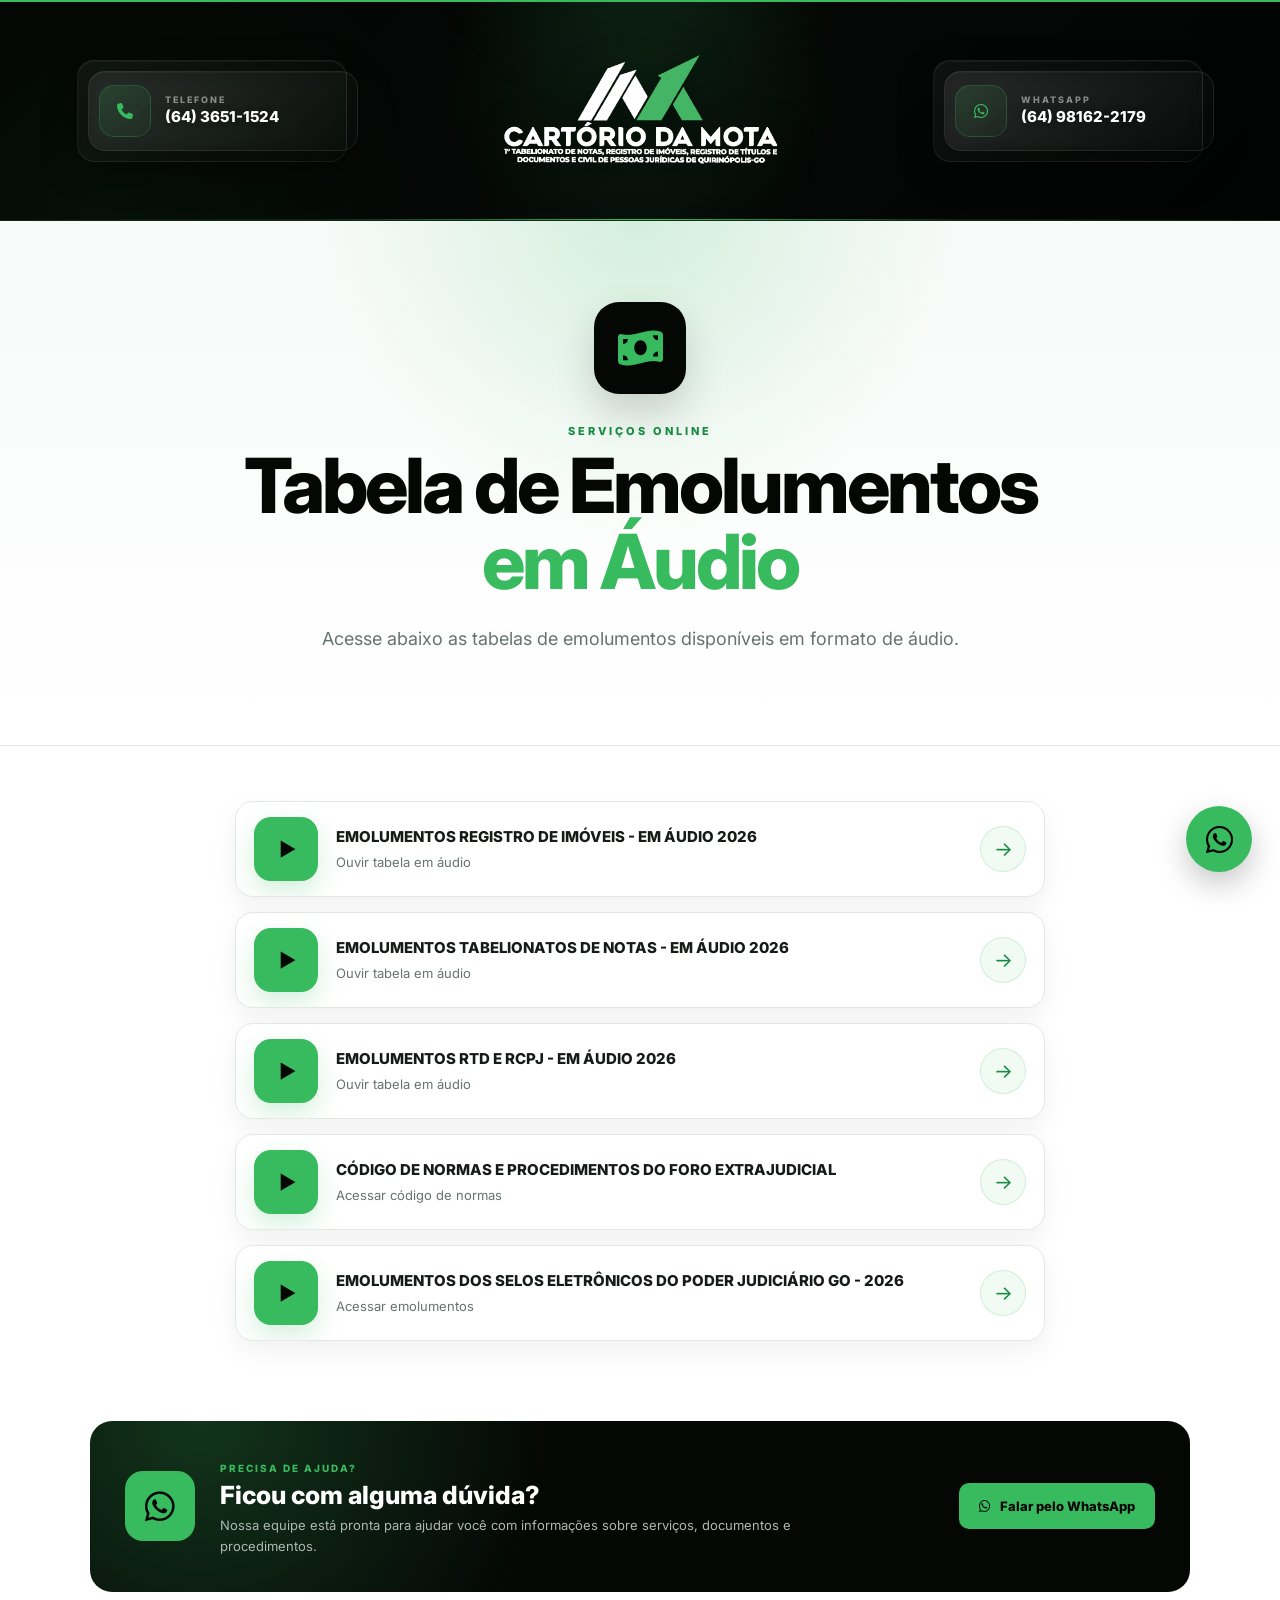
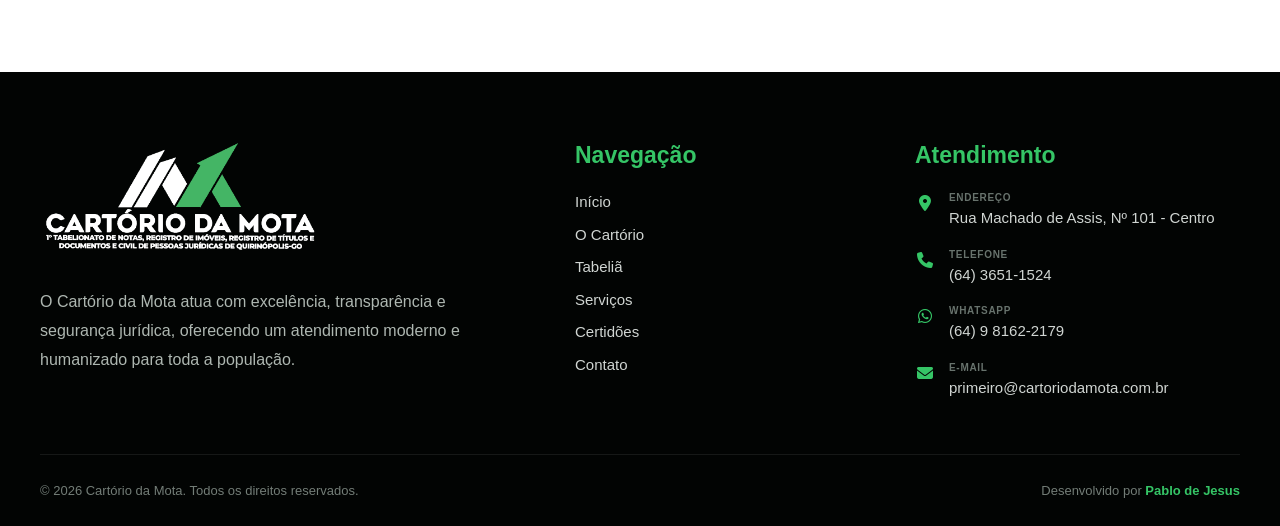
<file: paginas/emolumentos/index.html>
<!DOCTYPE html>
<html lang="pt-BR">

<head>

    <meta charset="UTF-8">

    <meta
        name="viewport"
        content="width=device-width, initial-scale=1.0"
    >

    <title>Tabela de Emolumentos em Áudio | Cartório da Mota</title>


    <!-- =====================================================
         FONT AWESOME
    ====================================================== -->

    <link
        rel="stylesheet"
        href="https://cdnjs.cloudflare.com/ajax/libs/font-awesome/6.5.2/css/all.min.css"
    >


    <!-- =====================================================
         GOOGLE FONT
    ====================================================== -->

    <link rel="preconnect" href="https://fonts.googleapis.com">

    <link
        rel="preconnect"
        href="https://fonts.gstatic.com"
        crossorigin
    >

    <link
        href="https://fonts.googleapis.com/css2?family=Inter:wght@400;500;600;700;800&display=swap"
        rel="stylesheet"
    >


    <!-- =====================================================
         CSS DA PÁGINA
    ====================================================== -->

    <link
        rel="stylesheet"
        href="emolumentos.css"
    >


    <!-- =====================================================
         COMPONENTES UNIVERSAIS
    ====================================================== -->

    <link
        rel="stylesheet"
        href="../../css/header.css"
    >

    <link
        rel="stylesheet"
        href="../../css/help.css"
    >

    <link
        rel="stylesheet"
        href="../../css/footer.css"
    >
    <link 
        rel="stylesheet" 
        href="../../css/flutuante.css"
    >

</head>


<body>


    <!-- =====================================================
         HEADER UNIVERSAL
         Carregado pelo components.js
    ====================================================== -->

    <div id="site-header"></div>



    <!-- =====================================================
         CONTEÚDO PRINCIPAL
    ====================================================== -->

    <main>


        <!-- =================================================
             HERO
        ================================================== -->

        <section class="hero">

            <div class="hero-content">


                <!-- ÍCONE -->

                <div class="hero-icon">

                    <i class="fa-solid fa-money-bill-wave"></i>

                </div>


                <!-- LABEL -->

                <span class="hero-label">

                    SERVIÇOS ONLINE

                </span>


                <!-- TÍTULO -->

                <h1>

                    Tabela de Emolumentos

                    <span>
                        em Áudio
                    </span>

                </h1>


                <!-- DESCRIÇÃO -->

                <p>

                    Acesse abaixo as tabelas de emolumentos
                    disponíveis em formato de áudio.

                </p>


            </div>

        </section>



        <!-- =================================================
             LISTA DE EMOLUMENTOS
        ================================================== -->

        <section class="emolumentos-content">


            <div class="botoes">


                <!-- =========================================
                     BOTÃO 01
                ========================================== -->

                <a
                    href="https://registrosdegoias.com.br/tabela-em-audio/"
                    target="_blank"
                    rel="noopener noreferrer"
                    class="botao"
                >

                    <div class="icone">
                        ▶
                    </div>


                    <div class="texto-botao">

                        <strong>
                            EMOLUMENTOS REGISTRO DE IMÓVEIS - EM ÁUDIO 2026
                        </strong>

                        <span>
                            Ouvir tabela em áudio
                        </span>

                    </div>


                    <div class="seta">
                        →
                    </div>

                </a>



                <!-- =========================================
                     BOTÃO 02
                ========================================== -->

                <a
                    href="https://cnbgo.org.br/tabela-de-emolumentos/"
                    target="_blank"
                    rel="noopener noreferrer"
                    class="botao"
                >

                    <div class="icone">
                        ▶
                    </div>


                    <div class="texto-botao">

                        <strong>
                            EMOLUMENTOS TABELIONATOS DE NOTAS - EM ÁUDIO 2026
                        </strong>

                        <span>
                            Ouvir tabela em áudio
                        </span>

                    </div>


                    <div class="seta">
                        →
                    </div>

                </a>



                <!-- =========================================
                     BOTÃO 05
                ========================================== -->

                <a
                    href="https://sites.google.com/view/irtdpjgo/tabelaemaudio2026"
                    target="_blank"
                    rel="noopener noreferrer"
                    class="botao"
                >

                    <div class="icone">
                        ▶
                    </div>


                    <div class="texto-botao">

                        <strong>
                            EMOLUMENTOS RTD E RCPJ - EM ÁUDIO 2026
                        </strong>

                        <span>
                            Ouvir tabela em áudio
                        </span>

                    </div>


                    <div class="seta">
                        →
                    </div>

                </a>



                <!-- =========================================
                     BOTÃO 06
                ========================================== -->

                <a
                    href="https://v4d.mz-css.net/ffbd26d970ff9127cab096699d63e949/368da86c9dd4ec8b2cda7d4bb9e98dc0/CNPFE_-_Compilado_-_Ate_Provimento_n_194-2026.pdf"
                    target="_blank"
                    rel="noopener noreferrer"
                    class="botao"
                >

                    <div class="icone">
                        ▶
                    </div>


                    <div class="texto-botao">

                        <strong>
                            CÓDIGO DE NORMAS E PROCEDIMENTOS DO FORO EXTRAJUDICIAL
                        </strong>

                        <span>
                            Acessar código de normas
                        </span>

                    </div>


                    <div class="seta">
                        →
                    </div>

                </a>



                <!-- =========================================
                     BOTÃO 07
                ========================================== -->

                <a
                    href="https://drive.google.com/file/d/1F6iA3YbsNLz4ztcI53vzrYcD3jpoXhtQ/view?usp=sharing"
                    target="_blank"
                    rel="noopener noreferrer"
                    class="botao"
                >

                    <div class="icone">
                        ▶
                    </div>


                    <div class="texto-botao">

                        <strong>
                            EMOLUMENTOS DOS SELOS ELETRÔNICOS DO PODER JUDICIÁRIO GO - 2026
                        </strong>

                        <span>
                            Acessar emolumentos
                        </span>

                    </div>


                    <div class="seta">
                        →
                    </div>

                </a>


            </div>

        </section>


    </main>



    <!-- =====================================================
         BARRA UNIVERSAL DE DÚVIDAS
         O conteúdo vem de components/help.html
    ====================================================== -->

    <div id="site-help"></div>



    <!-- =====================================================
         FOOTER UNIVERSAL
         O conteúdo vem de components/footer.html
    ====================================================== -->

    <div id="site-footer"></div>



    <!-- =====================================================
         COMPONENTES UNIVERSAIS
    ====================================================== -->

    <script src="../../js/components.js"></script>



    <!-- =====================================================
         JAVASCRIPT ESPECÍFICO DA PÁGINA
    ====================================================== -->

    <script src="emolumentos.js"></script>


</body>

</html>
</file>
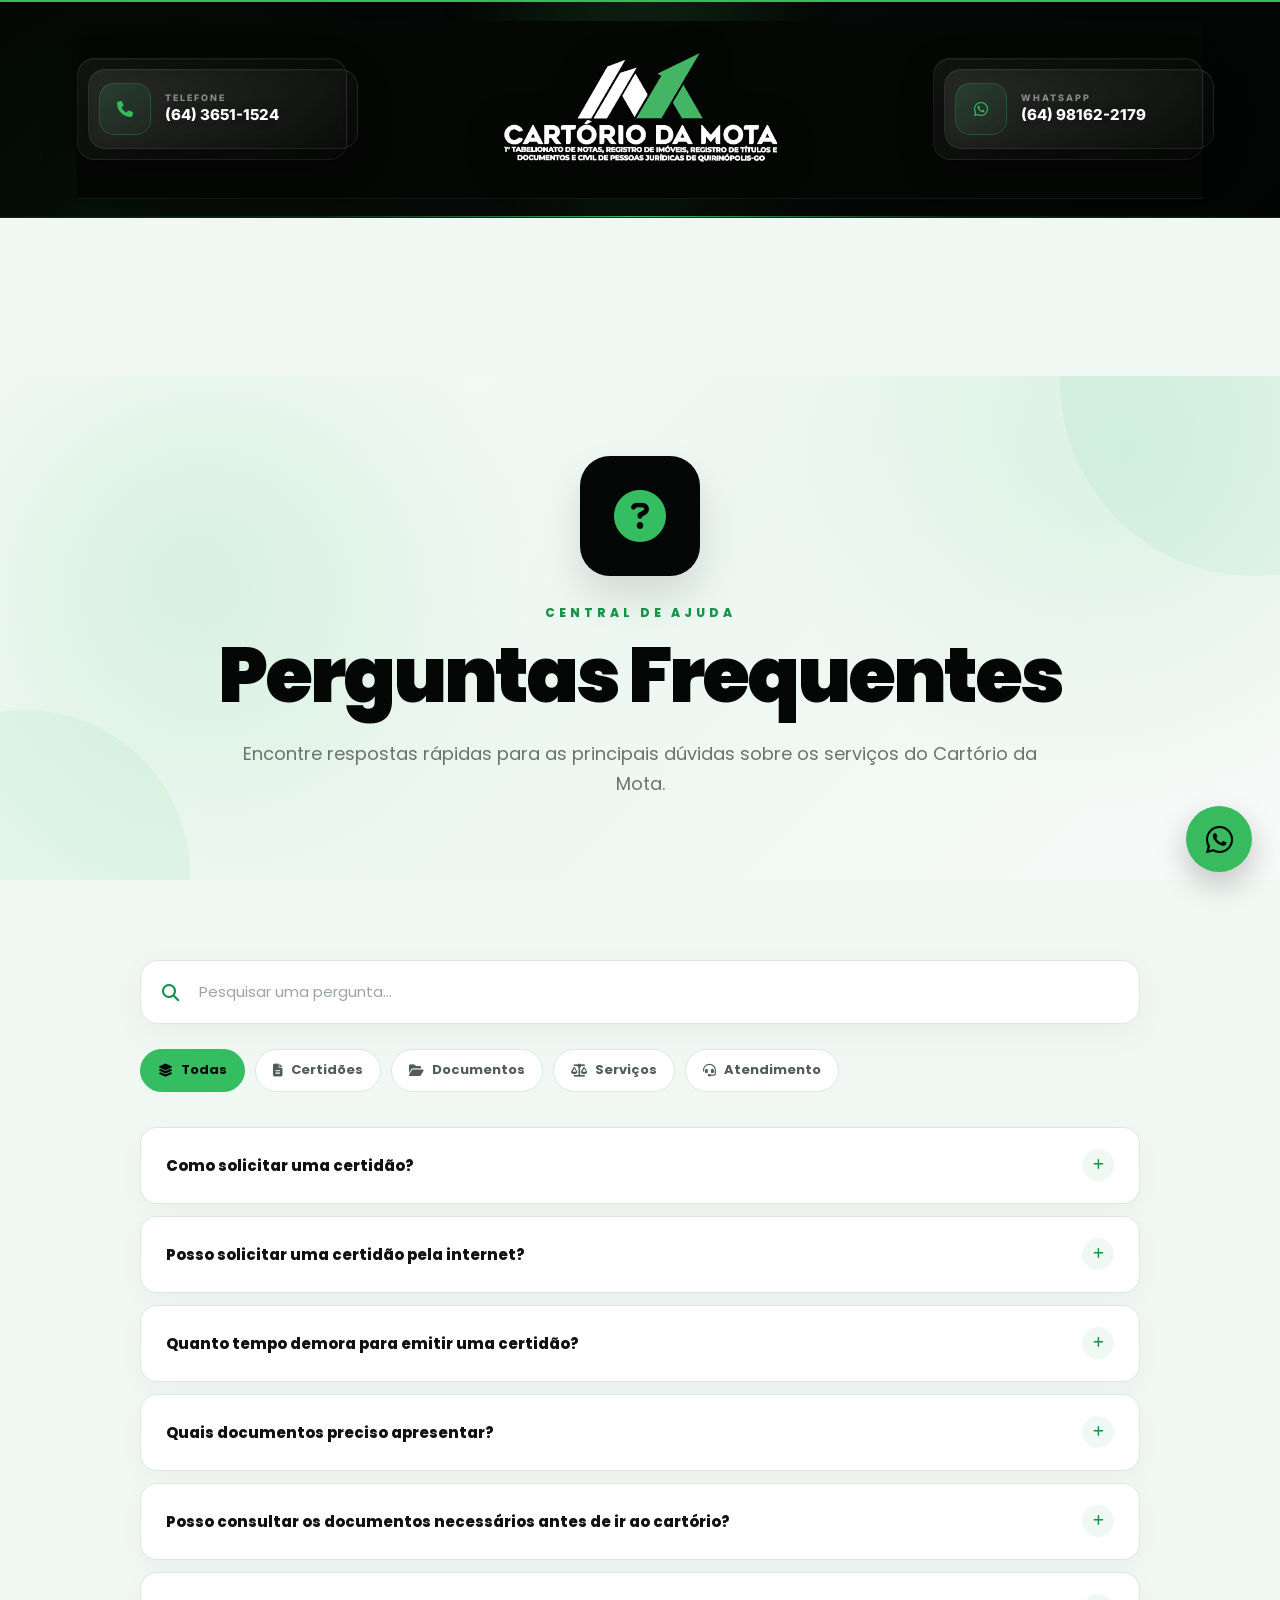
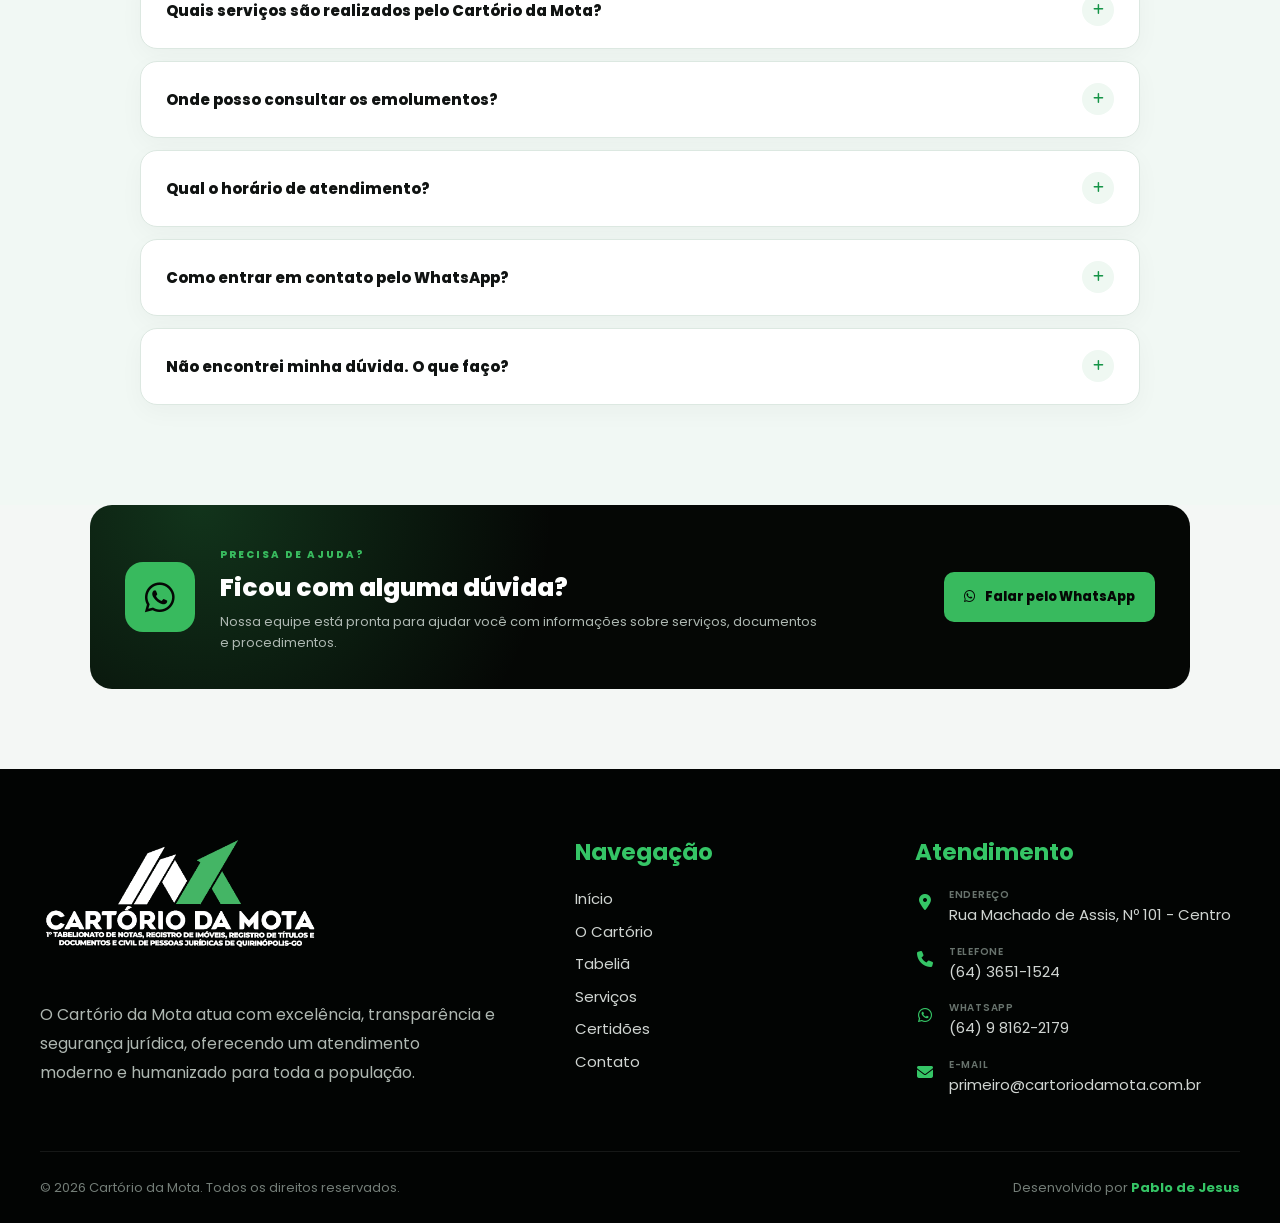
<file: paginas/faq/index.html>
<!DOCTYPE html>
<html lang="pt-BR">

<head>
    <meta charset="UTF-8">

    <meta
        name="viewport"
        content="width=device-width, initial-scale=1.0"
    >

    <meta
        name="description"
        content="Perguntas frequentes do Cartório da Mota."
    >

    <title>Perguntas Frequentes | Cartório da Mota</title>

    <!-- FONTES -->
    <link rel="preconnect" href="https://fonts.googleapis.com">
    <link rel="preconnect" href="https://fonts.gstatic.com" crossorigin>

    <link
        href="https://fonts.googleapis.com/css2?family=Inter:wght@400;500;600;700;800;900&display=swap"
        rel="stylesheet"
    >

    <!-- ÍCONES -->
    <link
        rel="stylesheet"
        href="https://cdnjs.cloudflare.com/ajax/libs/font-awesome/6.5.2/css/all.min.css"
    >

    <!-- CSS UNIVERSAIS -->
    <link rel="stylesheet" href="../../css/style.css">
    <link rel="stylesheet" href="../../css/header.css">
    <link rel="stylesheet" href="../../css/footer.css">
    <link rel="stylesheet" href="../../css/help.css">
    <link rel="stylesheet" href="../../css/flutuante.css">

    <!-- CSS DA PÁGINA -->
    <link rel="stylesheet" href="faq.css">

</head>

<body>

    <!-- =====================================================
         HEADER UNIVERSAL
    ====================================================== -->

    <div id="site-header"></div>


    <!-- =====================================================
         PÁGINA FAQ
    ====================================================== -->

    <main class="faq-page">


        <!-- =================================================
             HERO
        ================================================== -->

        <section class="faq-hero">

            <div class="faq-hero-icon">
                <i class="fa-solid fa-circle-question"></i>
            </div>

            <span class="faq-label">
                CENTRAL DE AJUDA
            </span>

            <h1>
                Perguntas Frequentes
            </h1>

            <p>
                Encontre respostas rápidas para as principais
                dúvidas sobre os serviços do Cartório da Mota.
            </p>

        </section>


        <!-- =================================================
             CONTEÚDO
        ================================================== -->

        <section class="faq-content">

            <div class="faq-container">


                <!-- =================================================
                     BUSCA
                ================================================== -->

                <div class="faq-search">

                    <i class="fa-solid fa-magnifying-glass"></i>

                    <input
                        type="search"
                        id="faqSearch"
                        placeholder="Pesquisar uma pergunta..."
                        autocomplete="off"
                    >

                </div>


                <!-- =================================================
                     CATEGORIAS
                ================================================== -->

                <div class="faq-categories">

                    <button
                        class="faq-category active"
                        data-category="todos"
                        type="button"
                    >
                        <i class="fa-solid fa-layer-group"></i>
                        Todas
                    </button>

                    <button
                        class="faq-category"
                        data-category="certidoes"
                        type="button"
                    >
                        <i class="fa-solid fa-file-lines"></i>
                        Certidões
                    </button>

                    <button
                        class="faq-category"
                        data-category="documentos"
                        type="button"
                    >
                        <i class="fa-solid fa-folder-open"></i>
                        Documentos
                    </button>

                    <button
                        class="faq-category"
                        data-category="servicos"
                        type="button"
                    >
                        <i class="fa-solid fa-scale-balanced"></i>
                        Serviços
                    </button>

                    <button
                        class="faq-category"
                        data-category="atendimento"
                        type="button"
                    >
                        <i class="fa-solid fa-headset"></i>
                        Atendimento
                    </button>

                </div>


                <!-- =================================================
                     LISTA DE PERGUNTAS
                ================================================== -->

                <div
                    class="faq-list"
                    id="faqList"
                >


                    <!-- CERTIDÕES -->

                    <article
                        class="faq-item"
                        data-category="certidoes"
                    >

                        <button
                            class="faq-question"
                            type="button"
                        >

                            <span>
                                Como solicitar uma certidão?
                            </span>

                            <i class="fa-solid fa-plus"></i>

                        </button>

                        <div class="faq-answer">

                            <p>
                                A solicitação pode ser realizada
                                pelos canais de atendimento do
                                Cartório da Mota. Entre em contato
                                conosco para verificar o tipo de
                                certidão desejada e os procedimentos
                                necessários.
                            </p>

                        </div>

                    </article>


                    <article
                        class="faq-item"
                        data-category="certidoes"
                    >

                        <button
                            class="faq-question"
                            type="button"
                        >

                            <span>
                                Posso solicitar uma certidão pela internet?
                            </span>

                            <i class="fa-solid fa-plus"></i>

                        </button>

                        <div class="faq-answer">

                            <p>
                                Consulte a página de Certidões do
                                Portal Digital para verificar os
                                serviços disponíveis e as formas
                                de solicitação.
                            </p>

                        </div>

                    </article>


                    <article
                        class="faq-item"
                        data-category="certidoes"
                    >

                        <button
                            class="faq-question"
                            type="button"
                        >

                            <span>
                                Quanto tempo demora para emitir uma certidão?
                            </span>

                            <i class="fa-solid fa-plus"></i>

                        </button>

                        <div class="faq-answer">

                            <p>
                                O prazo pode variar conforme o tipo
                                de certidão e o procedimento
                                solicitado. Entre em contato com o
                                Cartório para confirmar o prazo
                                correspondente ao seu pedido.
                            </p>

                        </div>

                    </article>


                    <!-- DOCUMENTOS -->

                    <article
                        class="faq-item"
                        data-category="documentos"
                    >

                        <button
                            class="faq-question"
                            type="button"
                        >

                            <span>
                                Quais documentos preciso apresentar?
                            </span>

                            <i class="fa-solid fa-plus"></i>

                        </button>

                        <div class="faq-answer">

                            <p>
                                A documentação necessária depende
                                do serviço ou ato que será realizado.
                                Consulte a página de Documentos
                                Necessários para verificar a relação
                                correspondente ao seu procedimento.
                            </p>

                        </div>

                    </article>


                    <article
                        class="faq-item"
                        data-category="documentos"
                    >

                        <button
                            class="faq-question"
                            type="button"
                        >

                            <span>
                                Posso consultar os documentos necessários antes de ir ao cartório?
                            </span>

                            <i class="fa-solid fa-plus"></i>

                        </button>

                        <div class="faq-answer">

                            <p>
                                Sim. O Portal Digital disponibiliza
                                informações sobre a documentação
                                necessária para diversos serviços.
                            </p>

                        </div>

                    </article>


                    <!-- SERVIÇOS -->

                    <article
                        class="faq-item"
                        data-category="servicos"
                    >

                        <button
                            class="faq-question"
                            type="button"
                        >

                            <span>
                                Quais serviços são realizados pelo Cartório da Mota?
                            </span>

                            <i class="fa-solid fa-plus"></i>

                        </button>

                        <div class="faq-answer">

                            <p>
                                O Cartório da Mota disponibiliza
                                diferentes serviços extrajudiciais.
                                Consulte o Portal Digital para
                                encontrar o serviço desejado e
                                verificar suas informações.
                            </p>

                        </div>

                    </article>


                    <article
                        class="faq-item"
                        data-category="servicos"
                    >

                        <button
                            class="faq-question"
                            type="button"
                        >

                            <span>
                                Onde posso consultar os emolumentos?
                            </span>

                            <i class="fa-solid fa-plus"></i>

                        </button>

                        <div class="faq-answer">

                            <p>
                                Os valores podem ser consultados
                                na página de Emolumentos do Portal
                                Digital do Cartório da Mota.
                            </p>

                        </div>

                    </article>


                    <!-- ATENDIMENTO -->

                    <article
                        class="faq-item"
                        data-category="atendimento"
                    >

                        <button
                            class="faq-question"
                            type="button"
                        >

                            <span>
                                Qual o horário de atendimento?
                            </span>

                            <i class="fa-solid fa-plus"></i>

                        </button>

                        <div class="faq-answer">

                            <p>
                                O atendimento informado pelo
                                Cartório da Mota é de segunda a
                                sexta-feira, das 08h às 17h.
                            </p>

                        </div>

                    </article>


                    <article
                        class="faq-item"
                        data-category="atendimento"
                    >

                        <button
                            class="faq-question"
                            type="button"
                        >

                            <span>
                                Como entrar em contato pelo WhatsApp?
                            </span>

                            <i class="fa-solid fa-plus"></i>

                        </button>

                        <div class="faq-answer">

                            <p>
                                Você pode entrar em contato com o
                                Cartório da Mota pelo WhatsApp
                                através do número
                                (64) 98162-2179.
                            </p>

                        </div>

                    </article>


                    <article
                        class="faq-item"
                        data-category="atendimento"
                    >

                        <button
                            class="faq-question"
                            type="button"
                        >

                            <span>
                                Não encontrei minha dúvida. O que faço?
                            </span>

                            <i class="fa-solid fa-plus"></i>

                        </button>

                        <div class="faq-answer">

                            <p>
                                Caso não encontre a informação que
                                procura, entre em contato com nossa
                                equipe pelo WhatsApp. Teremos prazer
                                em orientar você.
                            </p>

                        </div>

                    </article>


                </div>


                <!-- =================================================
                     SEM RESULTADOS
                ================================================== -->

                <div
                    class="faq-empty"
                    id="faqEmpty"
                >

                    <div class="faq-empty-icon">
                        <i class="fa-solid fa-magnifying-glass"></i>
                    </div>

                    <h3>
                        Nenhuma pergunta encontrada
                    </h3>

                    <p>
                        Tente pesquisar utilizando outras palavras.
                    </p>

                </div>


            </div>

        </section>

    </main>


    <!-- =====================================================
         HELP UNIVERSAL
    ====================================================== -->

    <div id="site-help"></div>


    <!-- =====================================================
         FOOTER UNIVERSAL
    ====================================================== -->

    <div id="site-footer"></div>


    <!-- =====================================================
         JS UNIVERSAL
    ====================================================== -->

    <script src="../../js/components.js"></script>

    <!-- =====================================================
         JS DA PÁGINA
    ====================================================== -->

    <script src="faq.js"></script>

</body>

</html>
</file>
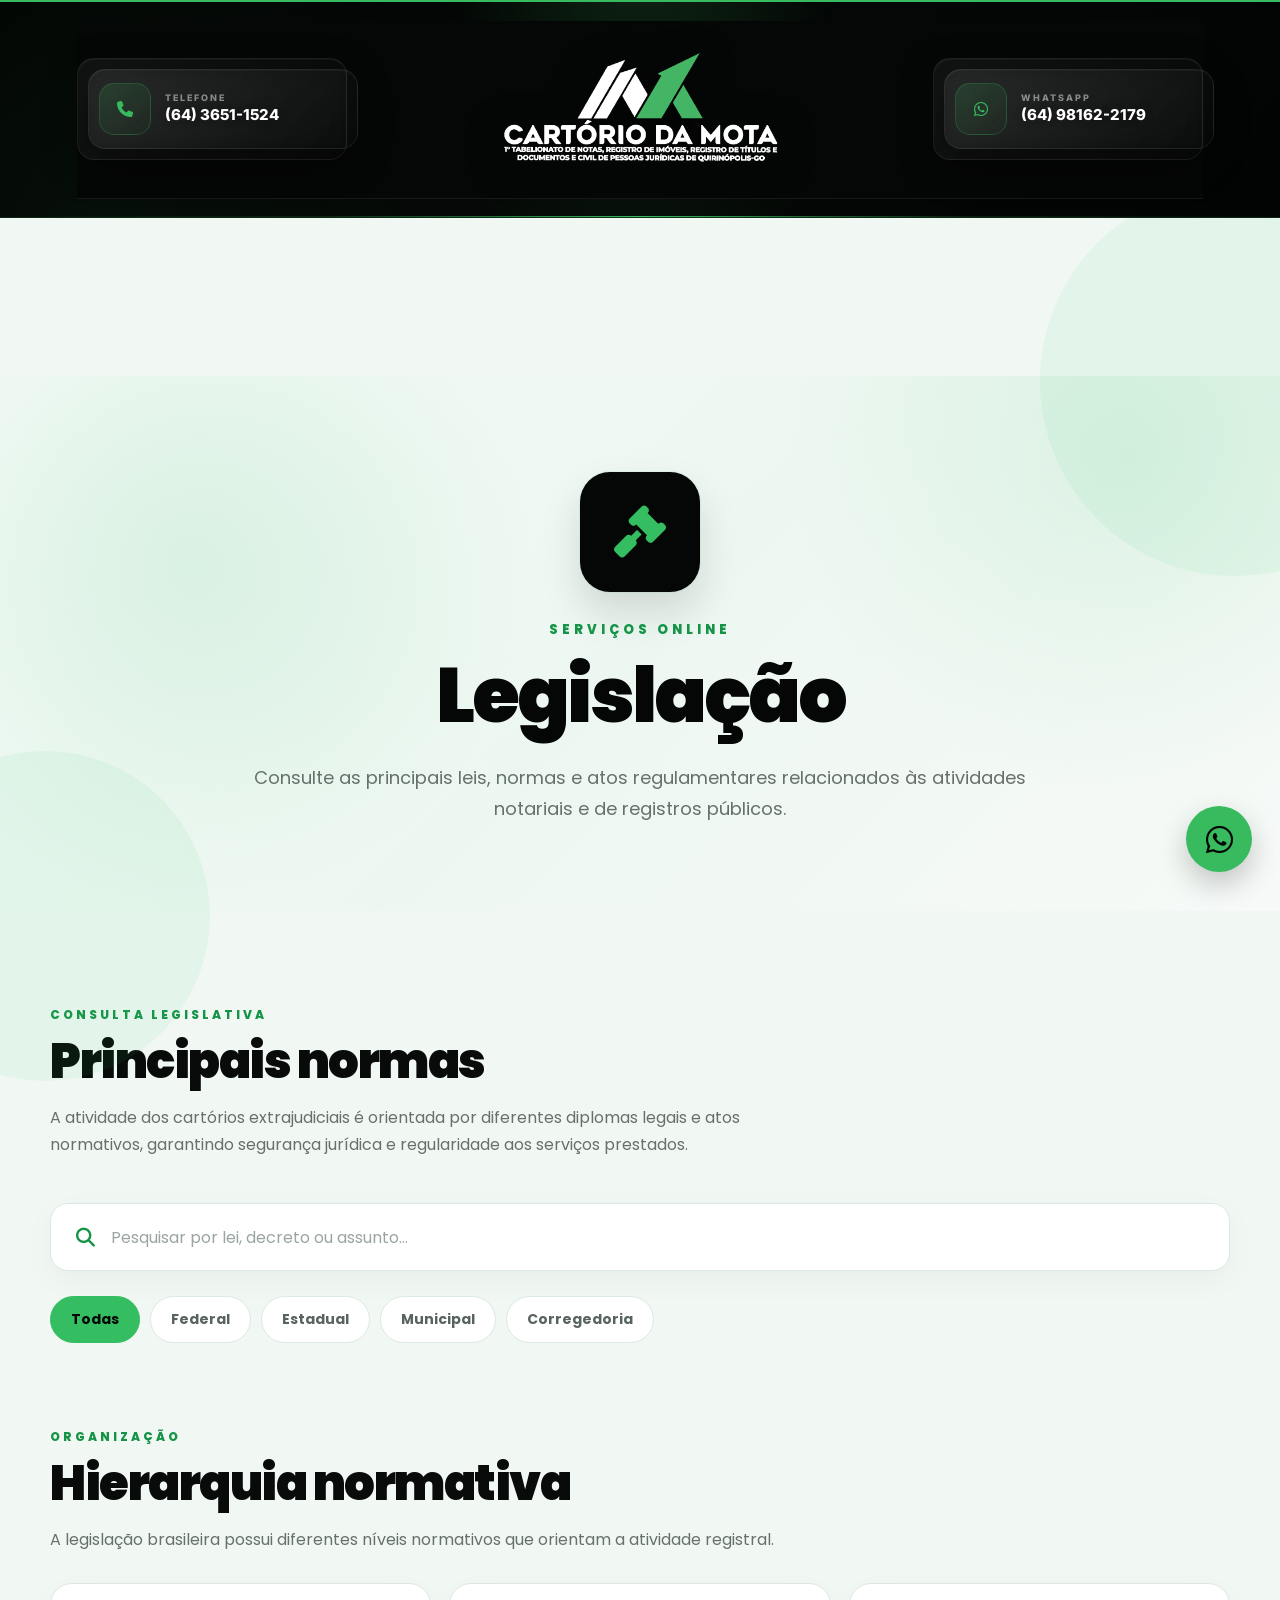
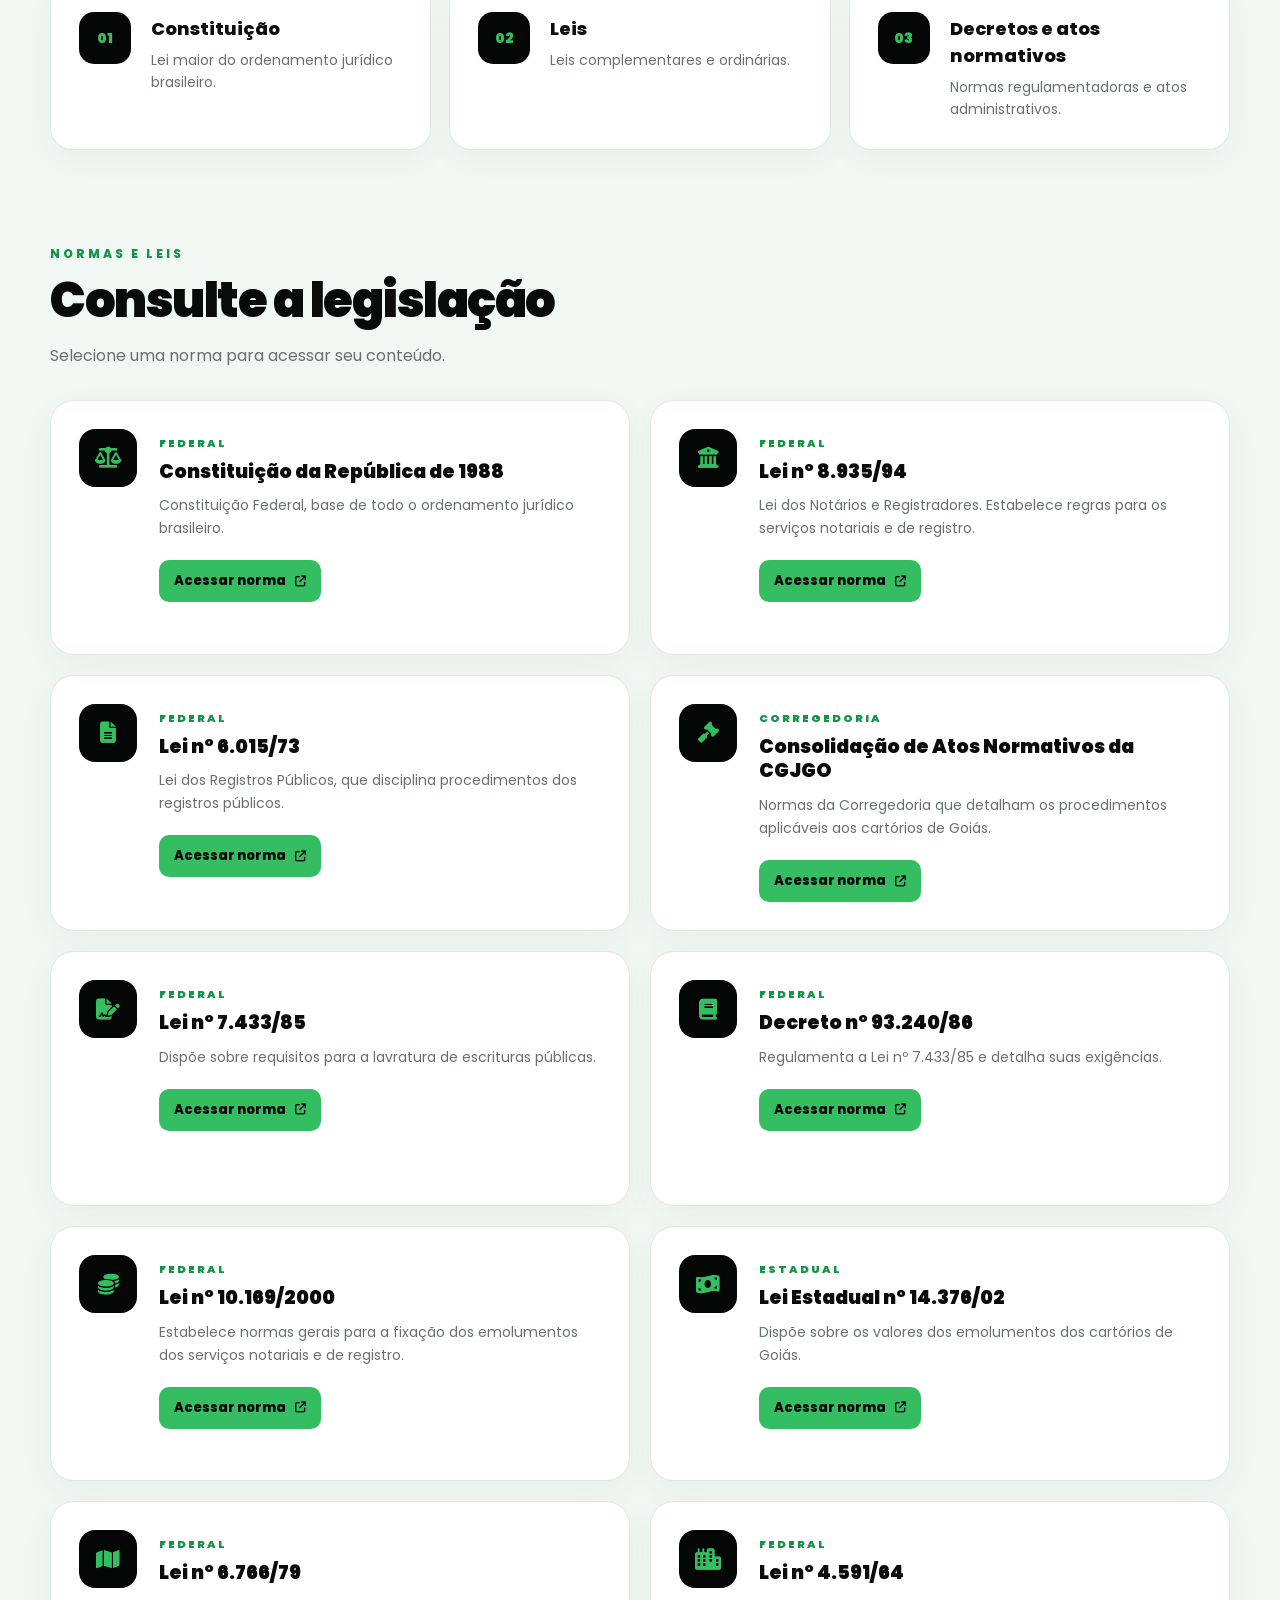
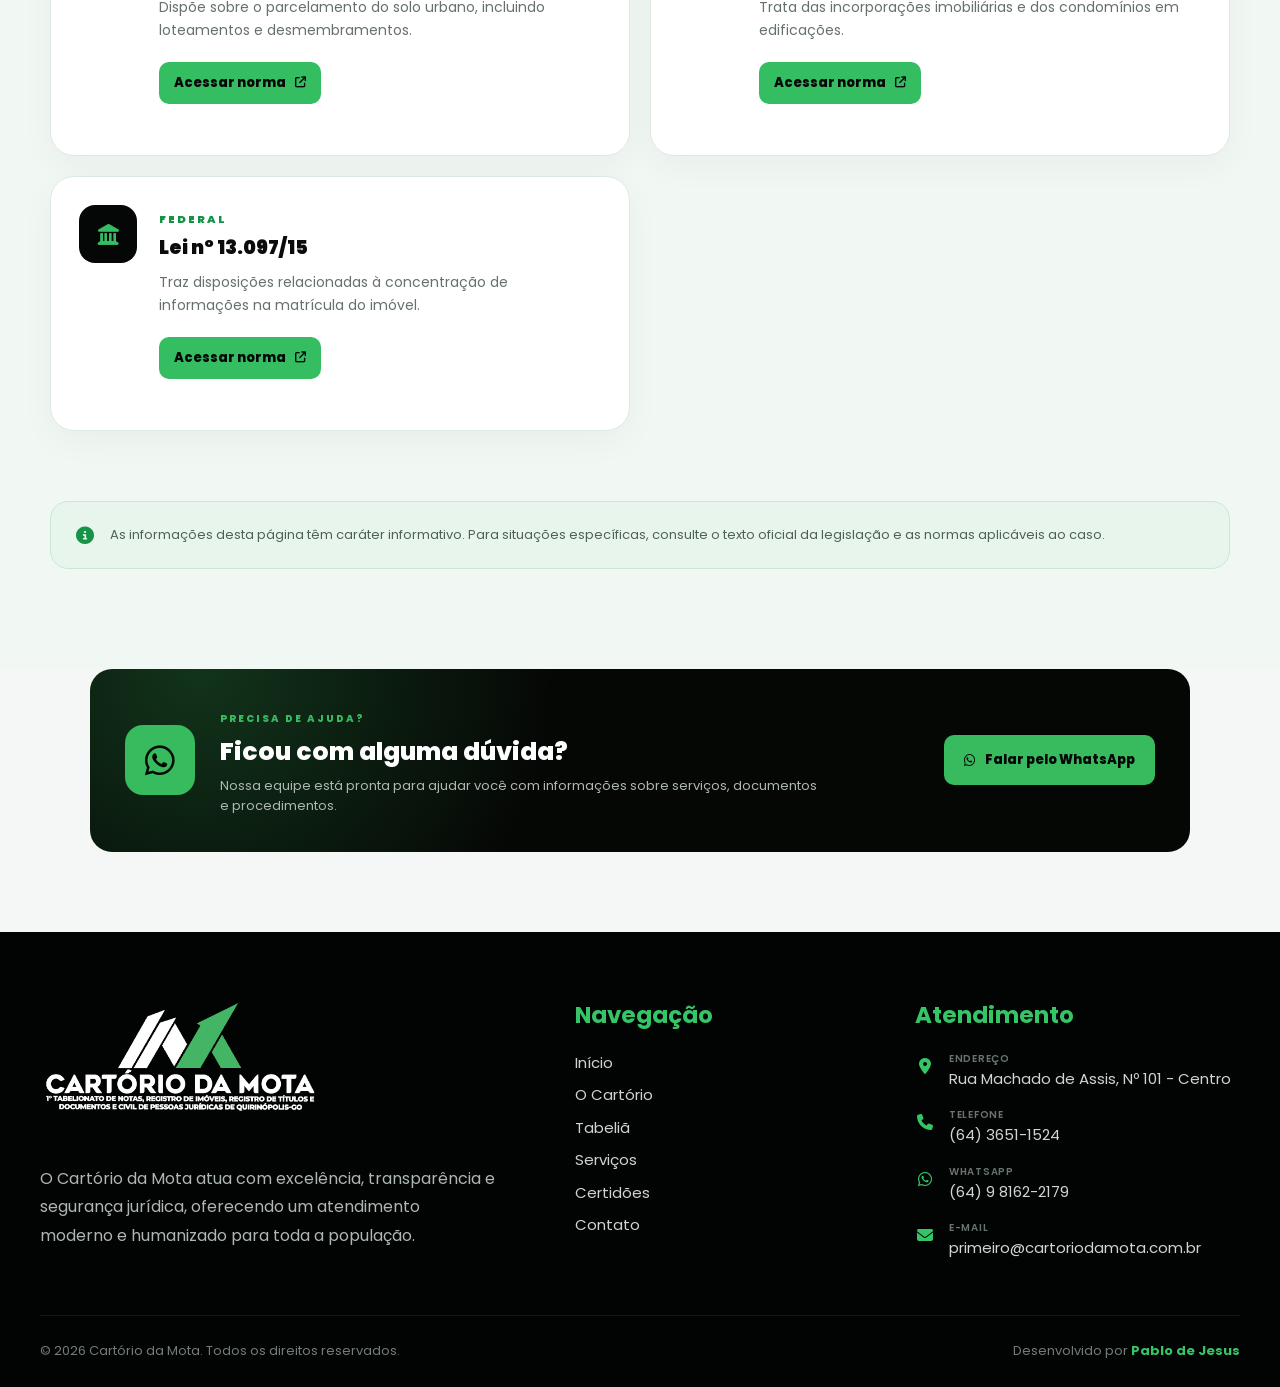
<file: paginas/legislacao/index.html>
<!DOCTYPE html>
<html lang="pt-BR">

<head>
    <meta charset="UTF-8">

    <meta
        name="viewport"
        content="width=device-width, initial-scale=1.0"
    >

    <meta
        name="description"
        content="Legislação e normas aplicáveis aos serviços do Cartório da Mota."
    >

    <title>Legislação | Cartório da Mota</title>

    <!-- =====================================================
         FONTES
    ====================================================== -->
    <link rel="preconnect" href="https://fonts.googleapis.com">
    <link rel="preconnect" href="https://fonts.gstatic.com" crossorigin>

    <link
        href="https://fonts.googleapis.com/css2?family=Inter:wght@400;500;600;700;800;900&display=swap"
        rel="stylesheet"
    >

    <!-- =====================================================
         ÍCONES
    ====================================================== -->
    <link
        rel="stylesheet"
        href="https://cdnjs.cloudflare.com/ajax/libs/font-awesome/6.5.2/css/all.min.css"
    >

    <!-- =====================================================
         CSS UNIVERSAIS
    ====================================================== -->
    <link rel="stylesheet" href="../../css/style.css">
    <link rel="stylesheet" href="../../css/header.css">
    <link rel="stylesheet" href="../../css/footer.css">
    <link rel="stylesheet" href="../../css/help.css">
    <link rel="stylesheet" href="../../css/flutuante.css">

    <!-- =====================================================
         CSS DA PÁGINA
    ====================================================== -->
    <link rel="stylesheet" href="legislacao.css">
</head>


<body>

    <!-- =====================================================
         HEADER UNIVERSAL
         Carregado pelo components.js
    ====================================================== -->

    <div id="site-header"></div>


    <!-- =====================================================
         CONTEÚDO DA LEGISLAÇÃO
    ====================================================== -->

    <main class="legislacao-page">

        <!-- =================================================
             HERO
        ================================================== -->

        <section class="legislacao-hero">

            <div class="legislacao-hero-icon">
                <i class="fa-solid fa-gavel"></i>
            </div>

            <span class="legislacao-label">
                SERVIÇOS ONLINE
            </span>

            <h1>
                Legislação
            </h1>

            <p>
                Consulte as principais leis, normas e atos regulamentares
                relacionados às atividades notariais e de registros públicos.
            </p>

        </section>


        <!-- =================================================
             ÁREA PRINCIPAL
        ================================================== -->

        <section class="legislacao-content">

            <div class="legislacao-container">


                <!-- =========================================
                     INTRODUÇÃO
                ========================================== -->

                <div class="legislacao-intro">

                    <span class="section-label">
                        CONSULTA LEGISLATIVA
                    </span>

                    <h2>
                        Principais normas
                    </h2>

                    <p>
                        A atividade dos cartórios extrajudiciais é orientada
                        por diferentes diplomas legais e atos normativos,
                        garantindo segurança jurídica e regularidade aos
                        serviços prestados.
                    </p>

                </div>


                <!-- =========================================
                     BUSCA
                ========================================== -->

                <div class="legislacao-search">

                    <div class="legislacao-search-box">

                        <i class="fa-solid fa-magnifying-glass"></i>

                        <input
                            type="search"
                            id="legislacaoSearch"
                            placeholder="Pesquisar por lei, decreto ou assunto..."
                            autocomplete="off"
                        >

                    </div>

                </div>


                <!-- =========================================
                     FILTROS
                ========================================== -->

                <div class="legislacao-filtros">

                    <button
                        type="button"
                        class="filtro-legislacao active"
                        data-filter="todos"
                    >
                        Todas
                    </button>

                    <button
                        type="button"
                        class="filtro-legislacao"
                        data-filter="federal"
                    >
                        Federal
                    </button>

                    <button
                        type="button"
                        class="filtro-legislacao"
                        data-filter="estadual"
                    >
                        Estadual
                    </button>

                    <button
                        type="button"
                        class="filtro-legislacao"
                        data-filter="municipal"
                    >
                        Municipal
                    </button>

                    <button
                        type="button"
                        class="filtro-legislacao"
                        data-filter="corregedoria"
                    >
                        Corregedoria
                    </button>

                </div>


                <!-- =========================================
                     HIERARQUIA NORMATIVA
                ========================================== -->

                <section class="hierarquia-section">

                    <div class="section-heading">

                        <span class="section-label">
                            ORGANIZAÇÃO
                        </span>

                        <h2>
                            Hierarquia normativa
                        </h2>

                        <p>
                            A legislação brasileira possui diferentes níveis
                            normativos que orientam a atividade registral.
                        </p>

                    </div>


                    <div class="hierarquia-grid">

                        <div class="hierarquia-card">

                            <span class="hierarquia-numero">
                                01
                            </span>

                            <div>
                                <h3>
                                    Constituição
                                </h3>

                                <p>
                                    Lei maior do ordenamento jurídico brasileiro.
                                </p>
                            </div>

                        </div>


                        <div class="hierarquia-card">

                            <span class="hierarquia-numero">
                                02
                            </span>

                            <div>
                                <h3>
                                    Leis
                                </h3>

                                <p>
                                    Leis complementares e ordinárias.
                                </p>
                            </div>

                        </div>


                        <div class="hierarquia-card">

                            <span class="hierarquia-numero">
                                03
                            </span>

                            <div>
                                <h3>
                                    Decretos e atos normativos
                                </h3>

                                <p>
                                    Normas regulamentadoras e atos administrativos.
                                </p>
                            </div>

                        </div>

                    </div>

                </section>


                <!-- =========================================
                     LISTA DE LEGISLAÇÕES
                ========================================== -->

                <section class="normas-section">

                    <div class="section-heading">

                        <span class="section-label">
                            NORMAS E LEIS
                        </span>

                        <h2>
                            Consulte a legislação
                        </h2>

                        <p>
                            Selecione uma norma para acessar seu conteúdo.
                        </p>

                    </div>


                    <div
                        class="normas-grid"
                        id="normasGrid"
                    >


                        <!-- =================================
                             CONSTITUIÇÃO
                        ================================== -->

                        <article
                            class="norma-card"
                            data-category="federal"
                            data-search="constituição república 1988 cr 88 cidadania registros públicos"
                        >

                            <div class="norma-icon">
                                <i class="fa-solid fa-scale-balanced"></i>
                            </div>

                            <div class="norma-content">

                                <span class="norma-category">
                                    FEDERAL
                                </span>

                                <h3>
                                    Constituição da República de 1988
                                </h3>

                                <p>
                                    Constituição Federal, base de todo o
                                    ordenamento jurídico brasileiro.
                                </p>

                                <a
                                    href="https://www.planalto.gov.br/ccivil_03/constituicao/constituicao.htm"
                                    target="_blank"
                                    rel="noopener noreferrer"
                                    class="norma-button"
                                >
                                    Acessar norma
                                    <i class="fa-solid fa-arrow-up-right-from-square"></i>
                                </a>

                            </div>

                        </article>


                        <!-- =================================
                             LEI 8.935
                        ================================== -->

                        <article
                            class="norma-card"
                            data-category="federal"
                            data-search="lei 8935 94 notários registradores cartório"
                        >

                            <div class="norma-icon">
                                <i class="fa-solid fa-building-columns"></i>
                            </div>

                            <div class="norma-content">

                                <span class="norma-category">
                                    FEDERAL
                                </span>

                                <h3>
                                    Lei nº 8.935/94
                                </h3>

                                <p>
                                    Lei dos Notários e Registradores.
                                    Estabelece regras para os serviços
                                    notariais e de registro.
                                </p>

                                <a
                                    href="https://www.planalto.gov.br/ccivil_03/leis/l8935.htm"
                                    target="_blank"
                                    rel="noopener noreferrer"
                                    class="norma-button"
                                >
                                    Acessar norma
                                    <i class="fa-solid fa-arrow-up-right-from-square"></i>
                                </a>

                            </div>

                        </article>


                        <!-- =================================
                             LEI 6.015
                        ================================== -->

                        <article
                            class="norma-card"
                            data-category="federal"
                            data-search="lei 6015 73 registros públicos registro imóveis"
                        >

                            <div class="norma-icon">
                                <i class="fa-solid fa-file-lines"></i>
                            </div>

                            <div class="norma-content">

                                <span class="norma-category">
                                    FEDERAL
                                </span>

                                <h3>
                                    Lei nº 6.015/73
                                </h3>

                                <p>
                                    Lei dos Registros Públicos, que disciplina
                                    procedimentos dos registros públicos.
                                </p>

                                <a
                                    href="https://www.planalto.gov.br/ccivil_03/leis/l6015compilada.htm"
                                    target="_blank"
                                    rel="noopener noreferrer"
                                    class="norma-button"
                                >
                                    Acessar norma
                                    <i class="fa-solid fa-arrow-up-right-from-square"></i>
                                </a>

                            </div>

                        </article>


                        <!-- =================================
                             CORREGEDORIA
                        ================================== -->

                        <article
                            class="norma-card"
                            data-category="corregedoria"
                            data-search="consolidação atos normativos corregedoria goiás tjgo can cgjgo registro imóveis"
                        >

                            <div class="norma-icon">
                                <i class="fa-solid fa-gavel"></i>
                            </div>

                            <div class="norma-content">

                                <span class="norma-category">
                                    CORREGEDORIA
                                </span>

                                <h3>
                                    Consolidação de Atos Normativos da CGJGO
                                </h3>

                                <p>
                                    Normas da Corregedoria que detalham os
                                    procedimentos aplicáveis aos cartórios
                                    de Goiás.
                                </p>

                                <a
                                    href="https://www.tjgo.jus.br/"
                                    target="_blank"
                                    rel="noopener noreferrer"
                                    class="norma-button"
                                >
                                    Acessar norma
                                    <i class="fa-solid fa-arrow-up-right-from-square"></i>
                                </a>

                            </div>

                        </article>


                        <!-- =================================
                             LEI 7.433
                        ================================== -->

                        <article
                            class="norma-card"
                            data-category="federal"
                            data-search="lei 7433 85 escritura pública requisitos"
                        >

                            <div class="norma-icon">
                                <i class="fa-solid fa-file-signature"></i>
                            </div>

                            <div class="norma-content">

                                <span class="norma-category">
                                    FEDERAL
                                </span>

                                <h3>
                                    Lei nº 7.433/85
                                </h3>

                                <p>
                                    Dispõe sobre requisitos para a lavratura
                                    de escrituras públicas.
                                </p>

                                <a
                                    href="https://www.planalto.gov.br/ccivil_03/leis/l7433.htm"
                                    target="_blank"
                                    rel="noopener noreferrer"
                                    class="norma-button"
                                >
                                    Acessar norma
                                    <i class="fa-solid fa-arrow-up-right-from-square"></i>
                                </a>

                            </div>

                        </article>


                        <!-- =================================
                             DECRETO 93.240
                        ================================== -->

                        <article
                            class="norma-card"
                            data-category="federal"
                            data-search="decreto 93240 86 escritura pública lei 7433"
                        >

                            <div class="norma-icon">
                                <i class="fa-solid fa-book"></i>
                            </div>

                            <div class="norma-content">

                                <span class="norma-category">
                                    FEDERAL
                                </span>

                                <h3>
                                    Decreto nº 93.240/86
                                </h3>

                                <p>
                                    Regulamenta a Lei nº 7.433/85 e detalha
                                    suas exigências.
                                </p>

                                <a
                                    href="https://www.planalto.gov.br/ccivil_03/decreto/Antigos/D93240.htm"
                                    target="_blank"
                                    rel="noopener noreferrer"
                                    class="norma-button"
                                >
                                    Acessar norma
                                    <i class="fa-solid fa-arrow-up-right-from-square"></i>
                                </a>

                            </div>

                        </article>


                        <!-- =================================
                             EMOLUMENTOS FEDERAL
                        ================================== -->

                        <article
                            class="norma-card"
                            data-category="federal"
                            data-search="lei 10169 2000 emolumentos cartórios"
                        >

                            <div class="norma-icon">
                                <i class="fa-solid fa-coins"></i>
                            </div>

                            <div class="norma-content">

                                <span class="norma-category">
                                    FEDERAL
                                </span>

                                <h3>
                                    Lei nº 10.169/2000
                                </h3>

                                <p>
                                    Estabelece normas gerais para a fixação
                                    dos emolumentos dos serviços notariais
                                    e de registro.
                                </p>

                                <a
                                    href="https://www.planalto.gov.br/ccivil_03/leis/l10169.htm"
                                    target="_blank"
                                    rel="noopener noreferrer"
                                    class="norma-button"
                                >
                                    Acessar norma
                                    <i class="fa-solid fa-arrow-up-right-from-square"></i>
                                </a>

                            </div>

                        </article>


                        <!-- =================================
                             EMOLUMENTOS GOIÁS
                        ================================== -->

                        <article
                            class="norma-card"
                            data-category="estadual"
                            data-search="lei 14376 02 emolumentos goiás cartórios"
                        >

                            <div class="norma-icon">
                                <i class="fa-solid fa-money-bill-wave"></i>
                            </div>

                            <div class="norma-content">

                                <span class="norma-category">
                                    ESTADUAL
                                </span>

                                <h3>
                                    Lei Estadual nº 14.376/02
                                </h3>

                                <p>
                                    Dispõe sobre os valores dos emolumentos
                                    dos cartórios de Goiás.
                                </p>

                                <a
                                    href="https://www.gabcivil.go.gov.br/leis_ordinarias/2002/lei_14376.htm"
                                    target="_blank"
                                    rel="noopener noreferrer"
                                    class="norma-button"
                                >
                                    Acessar norma
                                    <i class="fa-solid fa-arrow-up-right-from-square"></i>
                                </a>

                            </div>

                        </article>


                        <!-- =================================
                             PARCELAMENTO URBANO
                        ================================== -->

                        <article
                            class="norma-card"
                            data-category="federal"
                            data-search="lei 6766 79 loteamento parcelamento solo urbano desmembramento"
                        >

                            <div class="norma-icon">
                                <i class="fa-solid fa-map"></i>
                            </div>

                            <div class="norma-content">

                                <span class="norma-category">
                                    FEDERAL
                                </span>

                                <h3>
                                    Lei nº 6.766/79
                                </h3>

                                <p>
                                    Dispõe sobre o parcelamento do solo urbano,
                                    incluindo loteamentos e desmembramentos.
                                </p>

                                <a
                                    href="https://www.planalto.gov.br/ccivil_03/leis/l6766.htm"
                                    target="_blank"
                                    rel="noopener noreferrer"
                                    class="norma-button"
                                >
                                    Acessar norma
                                    <i class="fa-solid fa-arrow-up-right-from-square"></i>
                                </a>

                            </div>

                        </article>


                        <!-- =================================
                             INCORPORAÇÕES
                        ================================== -->

                        <article
                            class="norma-card"
                            data-category="federal"
                            data-search="lei 4591 64 incorporação condomínio imóveis"
                        >

                            <div class="norma-icon">
                                <i class="fa-solid fa-city"></i>
                            </div>

                            <div class="norma-content">

                                <span class="norma-category">
                                    FEDERAL
                                </span>

                                <h3>
                                    Lei nº 4.591/64
                                </h3>

                                <p>
                                    Trata das incorporações imobiliárias e
                                    dos condomínios em edificações.
                                </p>

                                <a
                                    href="https://www.planalto.gov.br/ccivil_03/leis/l4591.htm"
                                    target="_blank"
                                    rel="noopener noreferrer"
                                    class="norma-button"
                                >
                                    Acessar norma
                                    <i class="fa-solid fa-arrow-up-right-from-square"></i>
                                </a>

                            </div>

                        </article>


                        <!-- =================================
                             LEI 13.097
                        ================================== -->

                        <article
                            class="norma-card"
                            data-category="federal"
                            data-search="lei 13097 15 concentração matrícula registro imóveis averbação"
                        >

                            <div class="norma-icon">
                                <i class="fa-solid fa-landmark"></i>
                            </div>

                            <div class="norma-content">

                                <span class="norma-category">
                                    FEDERAL
                                </span>

                                <h3>
                                    Lei nº 13.097/15
                                </h3>

                                <p>
                                    Traz disposições relacionadas à concentração
                                    de informações na matrícula do imóvel.
                                </p>

                                <a
                                    href="https://www.planalto.gov.br/ccivil_03/_ato2011-2014/2014/Mpv/mpv656.htm"
                                    target="_blank"
                                    rel="noopener noreferrer"
                                    class="norma-button"
                                >
                                    Acessar norma
                                    <i class="fa-solid fa-arrow-up-right-from-square"></i>
                                </a>

                            </div>

                        </article>


                    </div>


                    <!-- =====================================
                         SEM RESULTADOS
                    ====================================== -->

                    <div
                        class="normas-empty"
                        id="normasEmpty"
                        hidden
                    >

                        <div class="normas-empty-icon">
                            <i class="fa-solid fa-magnifying-glass"></i>
                        </div>

                        <h3>
                            Nenhuma legislação encontrada
                        </h3>

                        <p>
                            Tente pesquisar por outro termo ou selecione
                            outra categoria.
                        </p>

                    </div>

                </section>


                <!-- =========================================
                     OBSERVAÇÃO
                ========================================== -->

                <div class="legislacao-nota">

                    <i class="fa-solid fa-circle-info"></i>

                    <p>
                        As informações desta página têm caráter informativo.
                        Para situações específicas, consulte o texto oficial
                        da legislação e as normas aplicáveis ao caso.
                    </p>

                </div>


            </div>

        </section>

    </main>


    <!-- =====================================================
         HELP UNIVERSAL
         Carregado pelo components.js
    ====================================================== -->

    <div id="site-help"></div>


    <!-- =====================================================
         FOOTER UNIVERSAL
         Carregado pelo components.js
    ====================================================== -->

    <div id="site-footer"></div>


    <!-- =====================================================
         JAVASCRIPT UNIVERSAL
    ====================================================== -->

    <script src="../../js/components.js"></script>

    <!-- =====================================================
         JAVASCRIPT DA PÁGINA
    ====================================================== -->

    <script src="legislacao.js"></script>

</body>

</html>
</file>
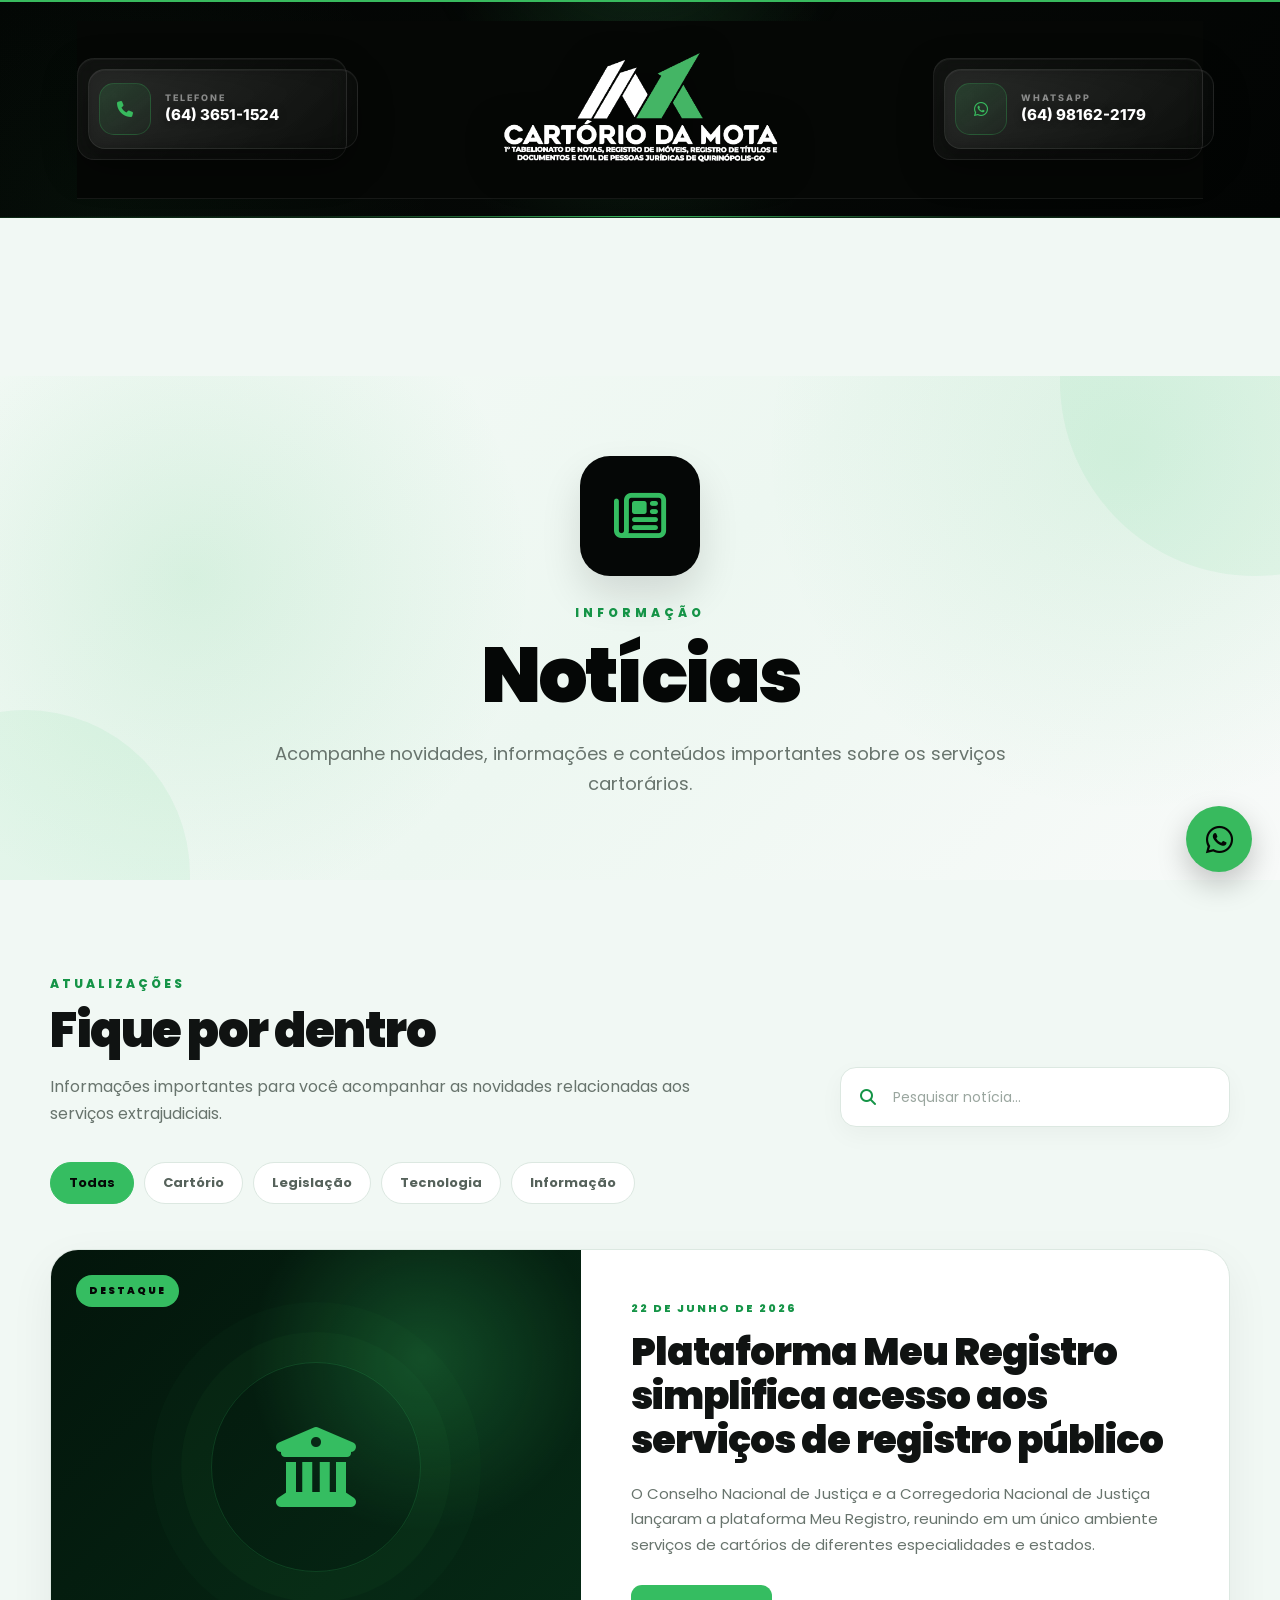
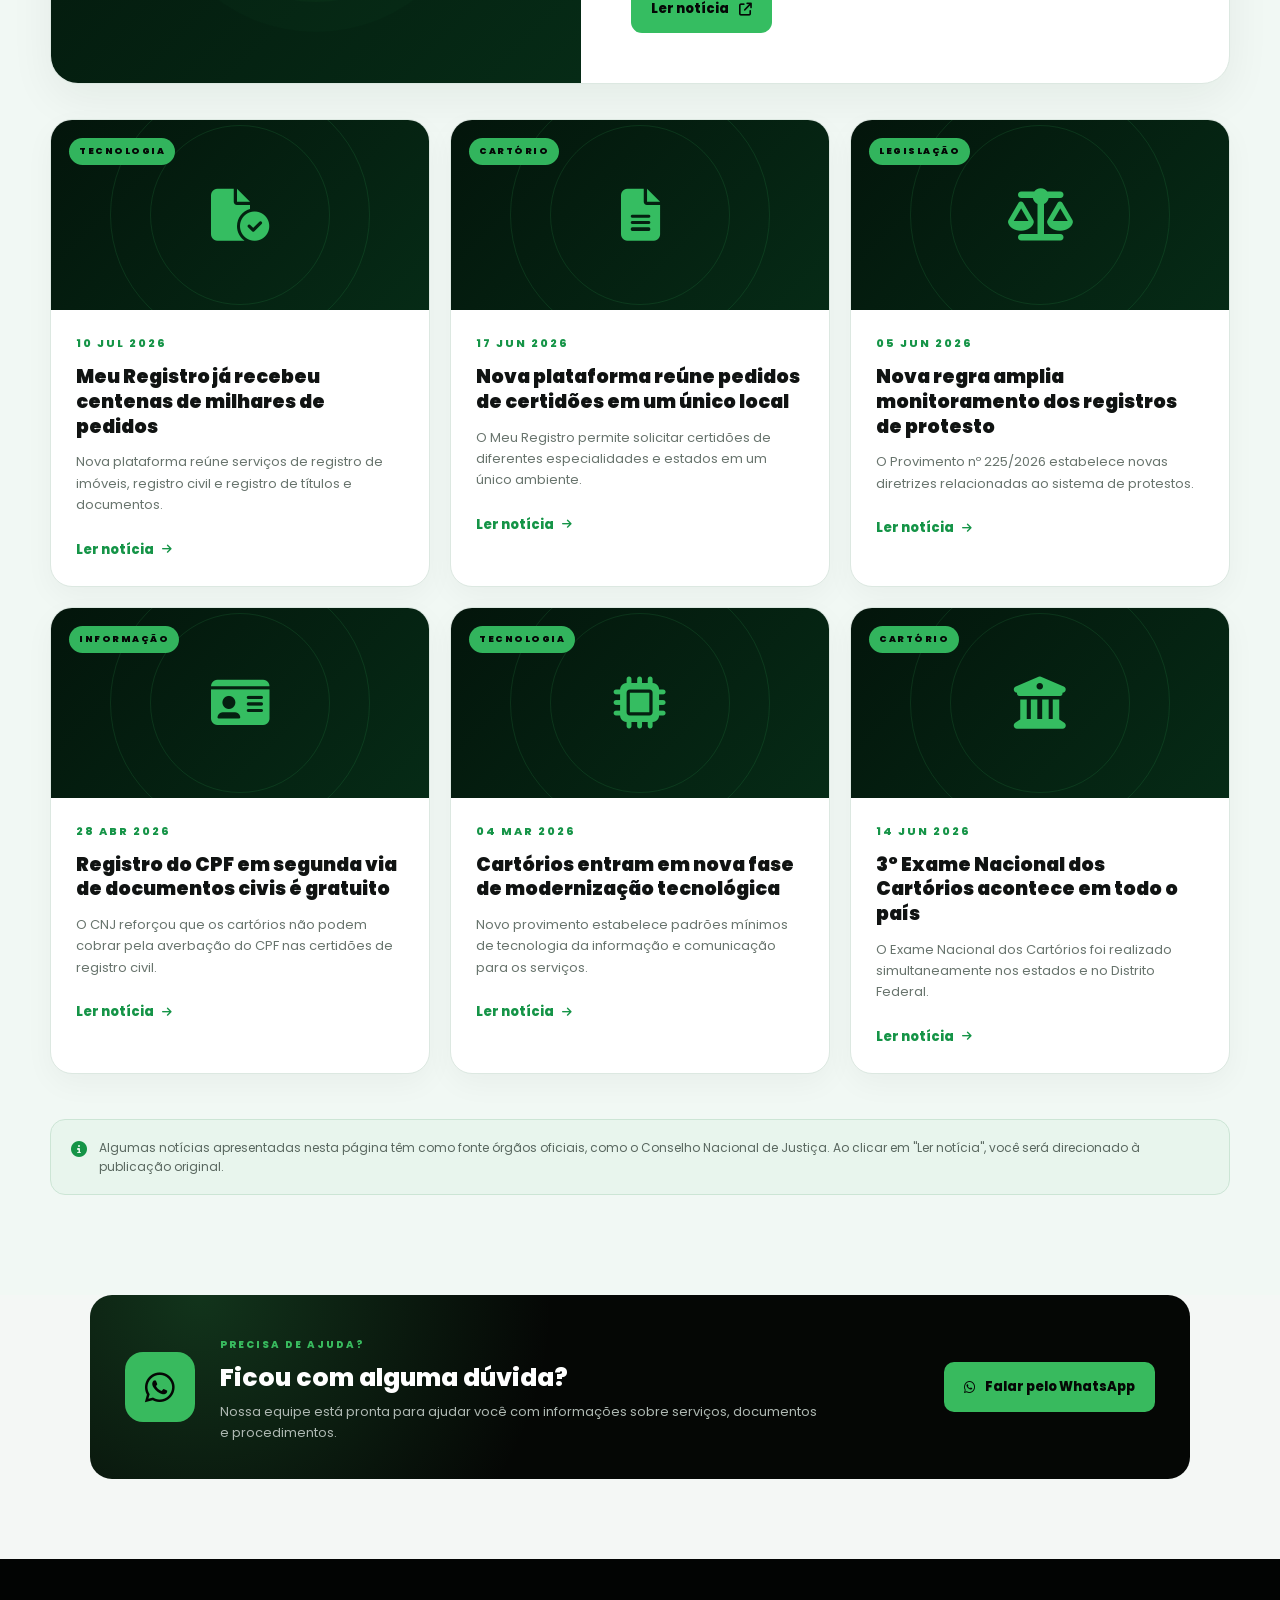
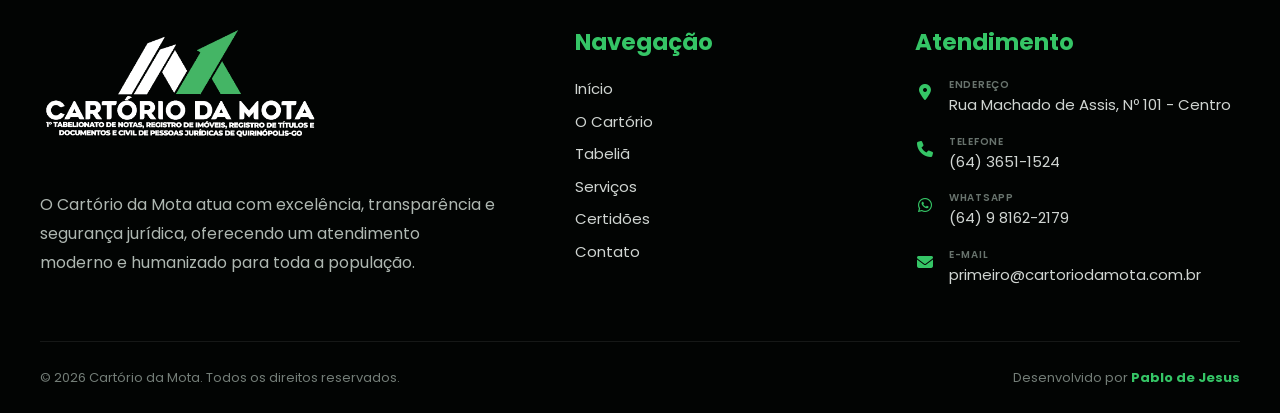
<file: paginas/noticias/index.html>
<!DOCTYPE html>
<html lang="pt-BR">

<head>

    <meta charset="UTF-8">

    <meta
        name="viewport"
        content="width=device-width, initial-scale=1.0"
    >

    <meta
        name="description"
        content="Notícias e informações sobre serviços cartorários, registros públicos e novidades do Cartório da Mota."
    >

    <title>Notícias | Cartório da Mota</title>


    <!-- =====================================================
         FONTES
    ====================================================== -->

    <link rel="preconnect" href="https://fonts.googleapis.com">

    <link
        rel="preconnect"
        href="https://fonts.gstatic.com"
        crossorigin
    >

    <link
        href="https://fonts.googleapis.com/css2?family=Inter:wght@400;500;600;700;800;900&display=swap"
        rel="stylesheet"
    >


    <!-- =====================================================
         FONT AWESOME
    ====================================================== -->

    <link
        rel="stylesheet"
        href="https://cdnjs.cloudflare.com/ajax/libs/font-awesome/6.5.2/css/all.min.css"
    >


    <!-- =====================================================
         CSS UNIVERSAIS
    ====================================================== -->

    <link rel="stylesheet" href="../../css/style.css">

    <link rel="stylesheet" href="../../css/header.css">

    <link rel="stylesheet" href="../../css/footer.css">

    <link rel="stylesheet" href="../../css/help.css">

    <link rel="stylesheet" href="../../css/flutuante.css">


    <!-- =====================================================
         CSS DA PÁGINA
    ====================================================== -->

    <link rel="stylesheet" href="noticias.css">

</head>


<body>


    <!-- =====================================================
         HEADER UNIVERSAL
    ====================================================== -->

    <div id="site-header"></div>



    <!-- =====================================================
         PÁGINA DE NOTÍCIAS
    ====================================================== -->

    <main class="noticias-page">


        <!-- =================================================
             HERO
        ================================================== -->

        <section class="noticias-hero">

            <div class="noticias-hero-icon">

                <i class="fa-regular fa-newspaper"></i>

            </div>


            <span class="noticias-label">
                INFORMAÇÃO
            </span>


            <h1>
                Notícias
            </h1>


            <p>
                Acompanhe novidades, informações e conteúdos
                importantes sobre os serviços cartorários.
            </p>

        </section>



        <!-- =================================================
             CONTEÚDO
        ================================================== -->

        <section class="noticias-content">

            <div class="noticias-container">


                <!-- =================================================
                     BUSCA
                ================================================== -->

                <div class="noticias-topo">

                    <div class="noticias-intro">

                        <span class="section-label">
                            ATUALIZAÇÕES
                        </span>

                        <h2>
                            Fique por dentro
                        </h2>

                        <p>
                            Informações importantes para você acompanhar
                            as novidades relacionadas aos serviços
                            extrajudiciais.
                        </p>

                    </div>


                    <div class="noticias-search">

                        <i class="fa-solid fa-magnifying-glass"></i>

                        <input
                            type="search"
                            id="noticiasSearch"
                            placeholder="Pesquisar notícia..."
                            autocomplete="off"
                        >

                    </div>

                </div>



                <!-- =================================================
                     CATEGORIAS
                ================================================== -->

                <div class="noticias-filtros">

                    <button
                        type="button"
                        class="noticia-filtro active"
                        data-category="todos"
                    >
                        Todas
                    </button>


                    <button
                        type="button"
                        class="noticia-filtro"
                        data-category="cartorio"
                    >
                        Cartório
                    </button>


                    <button
                        type="button"
                        class="noticia-filtro"
                        data-category="legislacao"
                    >
                        Legislação
                    </button>


                    <button
                        type="button"
                        class="noticia-filtro"
                        data-category="tecnologia"
                    >
                        Tecnologia
                    </button>


                    <button
                        type="button"
                        class="noticia-filtro"
                        data-category="informacao"
                    >
                        Informação
                    </button>

                </div>



                <!-- =================================================
                     NOTÍCIA DESTAQUE
                ================================================== -->

                <article
                    class="noticia-destaque"
                    data-category="tecnologia"
                    data-search="meu registro plataforma registros públicos cartórios tecnologia serviços digitais"
                >

                    <div class="noticia-destaque-visual">

                        <div class="destaque-pattern">

                            <i class="fa-solid fa-building-columns"></i>

                        </div>

                        <span class="destaque-tag">
                            DESTAQUE
                        </span>

                    </div>


                    <div class="noticia-destaque-content">

                        <span class="noticia-data">
                            22 DE JUNHO DE 2026
                        </span>


                        <h2>
                            Plataforma Meu Registro simplifica
                            acesso aos serviços de registro público
                        </h2>


                        <p>
                            O Conselho Nacional de Justiça e a
                            Corregedoria Nacional de Justiça lançaram
                            a plataforma Meu Registro, reunindo em um
                            único ambiente serviços de cartórios de
                            diferentes especialidades e estados.
                        </p>


                        <a
                            href="https://www.cnj.jus.br/plataforma-meu-registro-simplifica-acesso-do-cidadao-a-servicos-de-registro-publico/"
                            target="_blank"
                            rel="noopener noreferrer"
                            class="noticia-button"
                        >

                            Ler notícia

                            <i class="fa-solid fa-arrow-up-right-from-square"></i>

                        </a>

                    </div>

                </article>



                <!-- =================================================
                     GRID DE NOTÍCIAS
                ================================================== -->

                <div
                    class="noticias-grid"
                    id="noticiasGrid"
                >


                    <!-- =============================================
                         NOTÍCIA 01
                    ============================================== -->

                    <article
                        class="noticia-card"
                        data-category="tecnologia"
                        data-search="meu registro documentos cartórios pedidos plataforma digital"
                    >

                        <div class="noticia-card-image tecnologia">

                            <i class="fa-solid fa-file-circle-check"></i>

                            <span>
                                TECNOLOGIA
                            </span>

                        </div>


                        <div class="noticia-card-content">

                            <span class="noticia-data">
                                10 JUL 2026
                            </span>


                            <h3>
                                Meu Registro já recebeu centenas
                                de milhares de pedidos
                            </h3>


                            <p>
                                Nova plataforma reúne serviços de
                                registro de imóveis, registro civil
                                e registro de títulos e documentos.
                            </p>


                            <a
                                href="https://www.cnj.jus.br/nova-plataforma-que-simplifica-acesso-a-documentos-cartorarios-ja-recebeu-470-mil-pedidos/"
                                target="_blank"
                                rel="noopener noreferrer"
                                class="noticia-link"
                            >

                                Ler notícia

                                <i class="fa-solid fa-arrow-right"></i>

                            </a>

                        </div>

                    </article>



                    <!-- =============================================
                         NOTÍCIA 02
                    ============================================== -->

                    <article
                        class="noticia-card"
                        data-category="cartorio"
                        data-search="certidões diferentes cartórios estados meu registro"
                    >

                        <div class="noticia-card-image cartorio">

                            <i class="fa-solid fa-file-lines"></i>

                            <span>
                                CARTÓRIO
                            </span>

                        </div>


                        <div class="noticia-card-content">

                            <span class="noticia-data">
                                17 JUN 2026
                            </span>


                            <h3>
                                Nova plataforma reúne pedidos
                                de certidões em um único local
                            </h3>


                            <p>
                                O Meu Registro permite solicitar
                                certidões de diferentes especialidades
                                e estados em um único ambiente.
                            </p>


                            <a
                                href="https://www.cnj.jus.br/nova-plataforma-vai-reunir-pedidos-de-certidoes-de-diferentes-cartorios-em-um-unico-local/"
                                target="_blank"
                                rel="noopener noreferrer"
                                class="noticia-link"
                            >

                                Ler notícia

                                <i class="fa-solid fa-arrow-right"></i>

                            </a>

                        </div>

                    </article>



                    <!-- =============================================
                         NOTÍCIA 03
                    ============================================== -->

                    <article
                        class="noticia-card"
                        data-category="legislacao"
                        data-search="provimento 225 2026 protesto monitoramento cartórios"
                    >

                        <div class="noticia-card-image legislacao">

                            <i class="fa-solid fa-scale-balanced"></i>

                            <span>
                                LEGISLAÇÃO
                            </span>

                        </div>


                        <div class="noticia-card-content">

                            <span class="noticia-data">
                                05 JUN 2026
                            </span>


                            <h3>
                                Nova regra amplia monitoramento
                                dos registros de protesto
                            </h3>


                            <p>
                                O Provimento nº 225/2026 estabelece
                                novas diretrizes relacionadas ao
                                sistema de protestos.
                            </p>


                            <a
                                href="https://www.cnj.jus.br/tag/cartorios/"
                                target="_blank"
                                rel="noopener noreferrer"
                                class="noticia-link"
                            >

                                Ler notícia

                                <i class="fa-solid fa-arrow-right"></i>

                            </a>

                        </div>

                    </article>



                    <!-- =============================================
                         NOTÍCIA 04
                    ============================================== -->

                    <article
                        class="noticia-card"
                        data-category="cartorio"
                        data-search="cpf certidão segunda via gratuito registro civil"
                    >

                        <div class="noticia-card-image informacao">

                            <i class="fa-solid fa-id-card"></i>

                            <span>
                                INFORMAÇÃO
                            </span>

                        </div>


                        <div class="noticia-card-content">

                            <span class="noticia-data">
                                28 ABR 2026
                            </span>


                            <h3>
                                Registro do CPF em segunda via
                                de documentos civis é gratuito
                            </h3>


                            <p>
                                O CNJ reforçou que os cartórios não
                                podem cobrar pela averbação do CPF
                                nas certidões de registro civil.
                            </p>


                            <a
                                href="https://www.cnj.jus.br/tag/cartorios/"
                                target="_blank"
                                rel="noopener noreferrer"
                                class="noticia-link"
                            >

                                Ler notícia

                                <i class="fa-solid fa-arrow-right"></i>

                            </a>

                        </div>

                    </article>



                    <!-- =============================================
                         NOTÍCIA 05
                    ============================================== -->

                    <article
                        class="noticia-card"
                        data-category="tecnologia"
                        data-search="modernização tecnologia cartórios provimento 213 2026 segurança"
                    >

                        <div class="noticia-card-image tecnologia">

                            <i class="fa-solid fa-microchip"></i>

                            <span>
                                TECNOLOGIA
                            </span>

                        </div>


                        <div class="noticia-card-content">

                            <span class="noticia-data">
                                04 MAR 2026
                            </span>


                            <h3>
                                Cartórios entram em nova fase
                                de modernização tecnológica
                            </h3>


                            <p>
                                Novo provimento estabelece padrões
                                mínimos de tecnologia da informação
                                e comunicação para os serviços.
                            </p>


                            <a
                                href="https://www.cnj.jus.br/com-novo-provimento-cartorios-entram-em-nova-fase-de-modernizacao-tecnologica/"
                                target="_blank"
                                rel="noopener noreferrer"
                                class="noticia-link"
                            >

                                Ler notícia

                                <i class="fa-solid fa-arrow-right"></i>

                            </a>

                        </div>

                    </article>



                    <!-- =============================================
                         NOTÍCIA 06
                    ============================================== -->

                    <article
                        class="noticia-card"
                        data-category="cartorio"
                        data-search="exame nacional cartórios enac 2026 corregedoria"
                    >

                        <div class="noticia-card-image cartorio">

                            <i class="fa-solid fa-building-columns"></i>

                            <span>
                                CARTÓRIO
                            </span>

                        </div>


                        <div class="noticia-card-content">

                            <span class="noticia-data">
                                14 JUN 2026
                            </span>


                            <h3>
                                3º Exame Nacional dos Cartórios
                                acontece em todo o país
                            </h3>


                            <p>
                                O Exame Nacional dos Cartórios foi
                                realizado simultaneamente nos estados
                                e no Distrito Federal.
                            </p>


                            <a
                                href="https://www.cnj.jus.br/corregedoria-nacional-e-tjs-acompanham-3o-exame-nacional-dos-cartorios-em-todo-o-pais/"
                                target="_blank"
                                rel="noopener noreferrer"
                                class="noticia-link"
                            >

                                Ler notícia

                                <i class="fa-solid fa-arrow-right"></i>

                            </a>

                        </div>

                    </article>


                </div>



                <!-- =================================================
                     SEM RESULTADOS
                ================================================== -->

                <div
                    class="noticias-empty"
                    id="noticiasEmpty"
                >

                    <div class="noticias-empty-icon">

                        <i class="fa-regular fa-newspaper"></i>

                    </div>


                    <h3>
                        Nenhuma notícia encontrada
                    </h3>


                    <p>
                        Tente pesquisar por outro termo ou
                        selecionar outra categoria.
                    </p>

                </div>



                <!-- =================================================
                     FONTE
                ================================================== -->

                <div class="noticias-fonte">

                    <i class="fa-solid fa-circle-info"></i>

                    <p>
                        Algumas notícias apresentadas nesta página
                        têm como fonte órgãos oficiais, como o Conselho
                        Nacional de Justiça. Ao clicar em "Ler notícia",
                        você será direcionado à publicação original.
                    </p>

                </div>


            </div>

        </section>

    </main>



    <!-- =====================================================
         HELP UNIVERSAL
    ====================================================== -->

    <div id="site-help"></div>



    <!-- =====================================================
         FOOTER UNIVERSAL
    ====================================================== -->

    <div id="site-footer"></div>



    <!-- =====================================================
         JS UNIVERSAL
    ====================================================== -->

    <script src="../../js/components.js"></script>



    <!-- =====================================================
         JS DA PÁGINA
    ====================================================== -->

    <script src="noticias.js"></script>


</body>

</html>
</file>
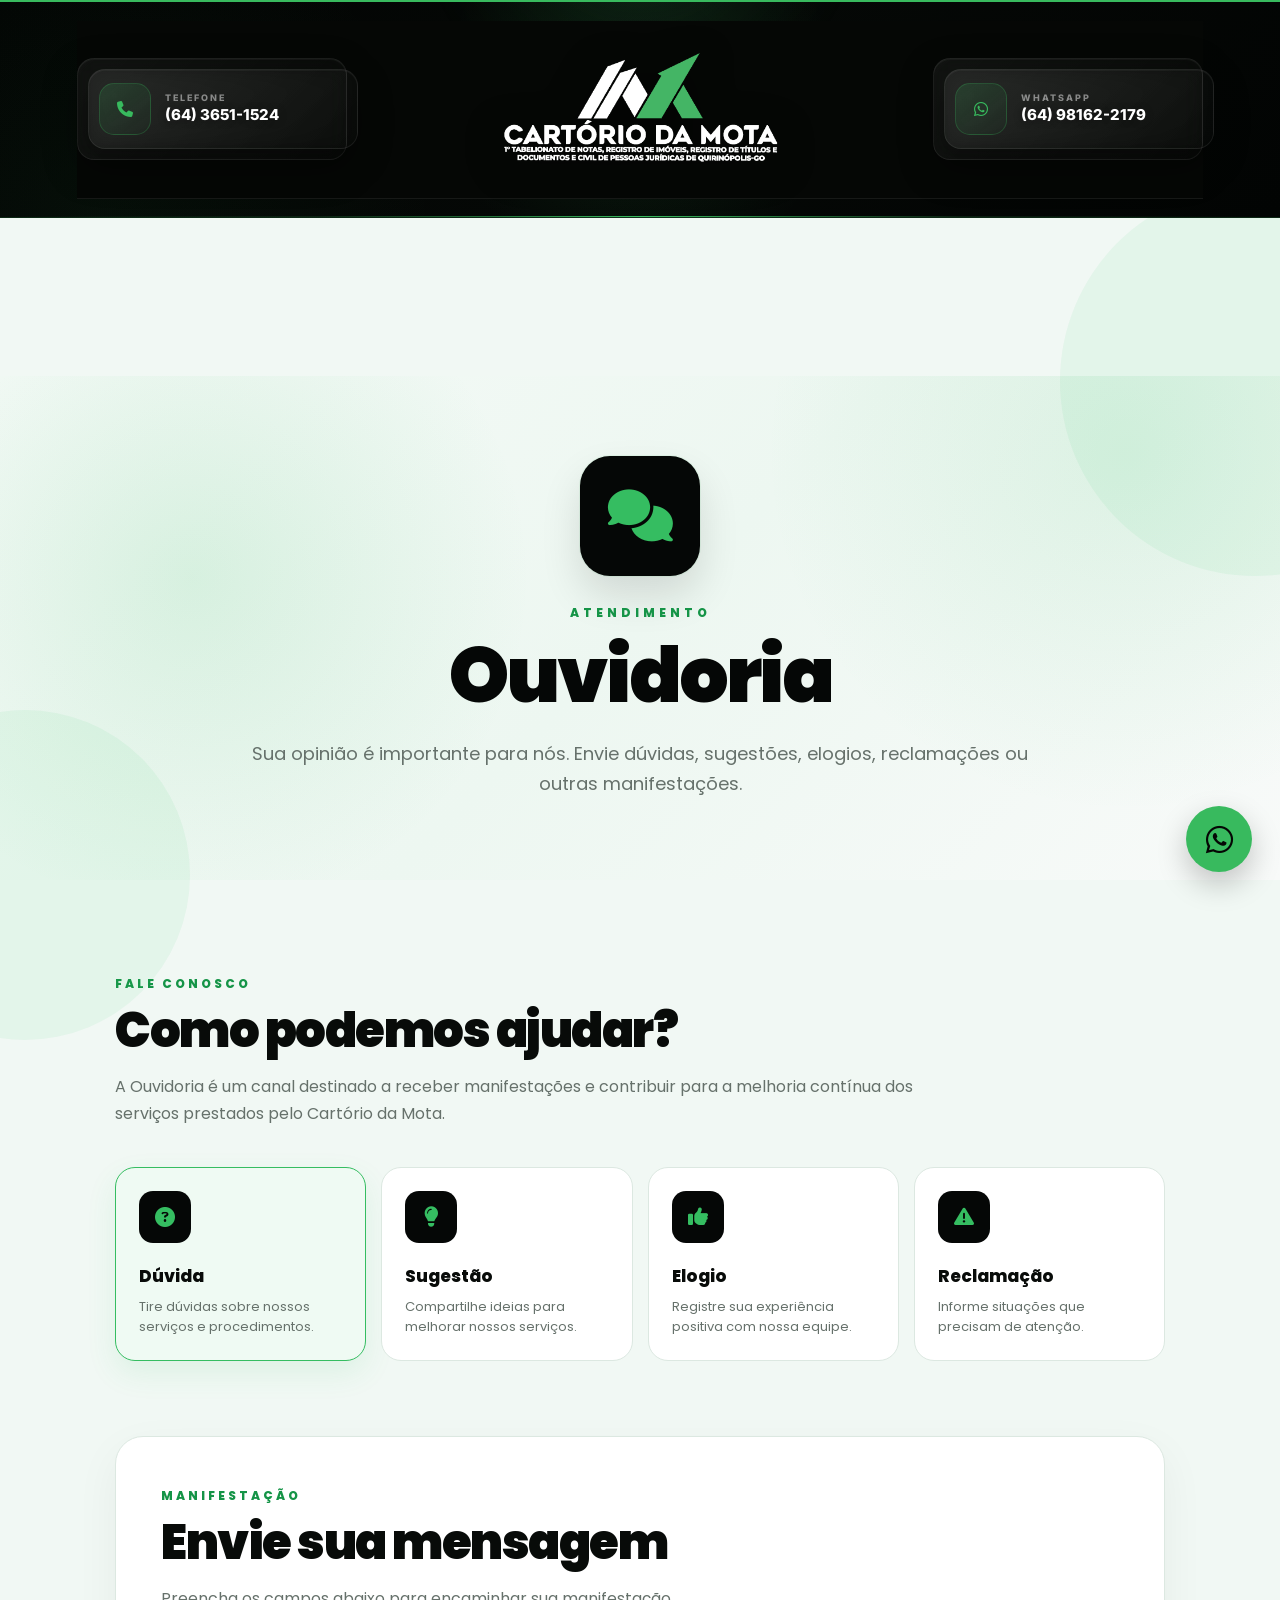
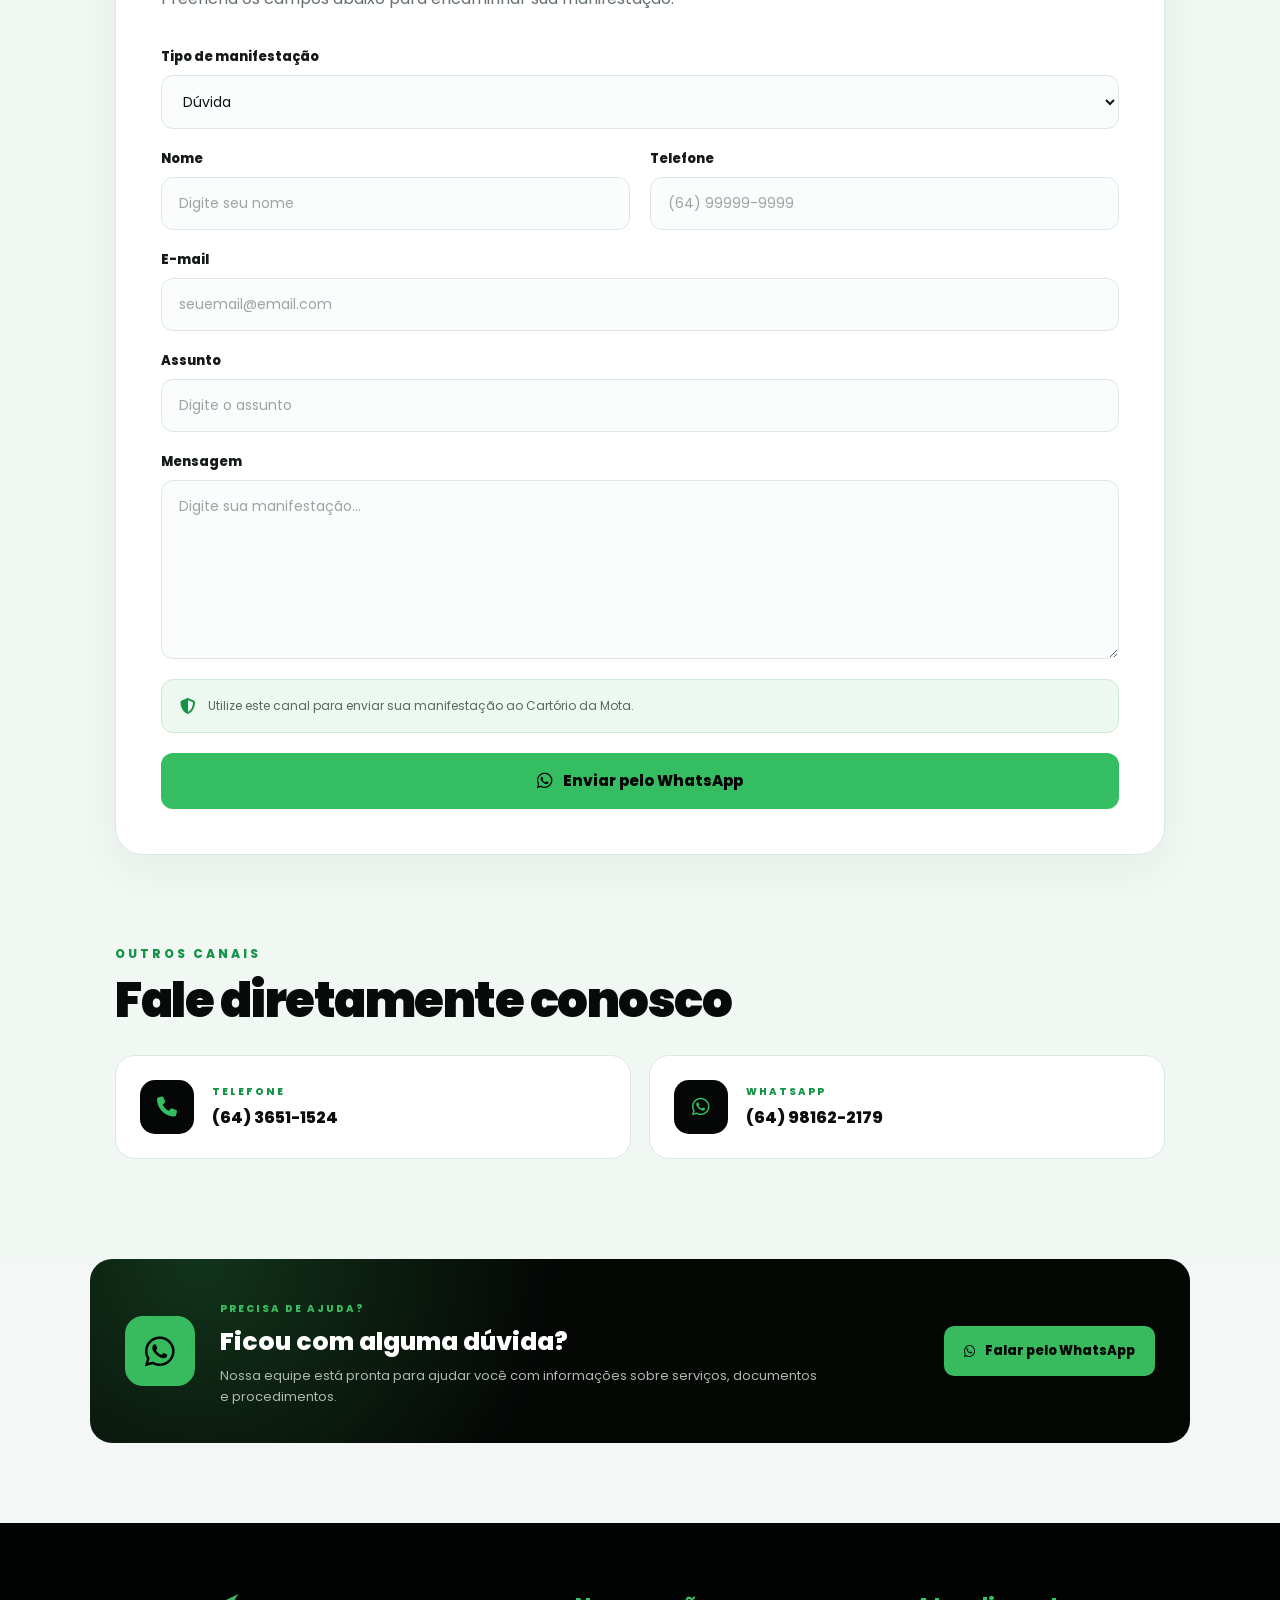
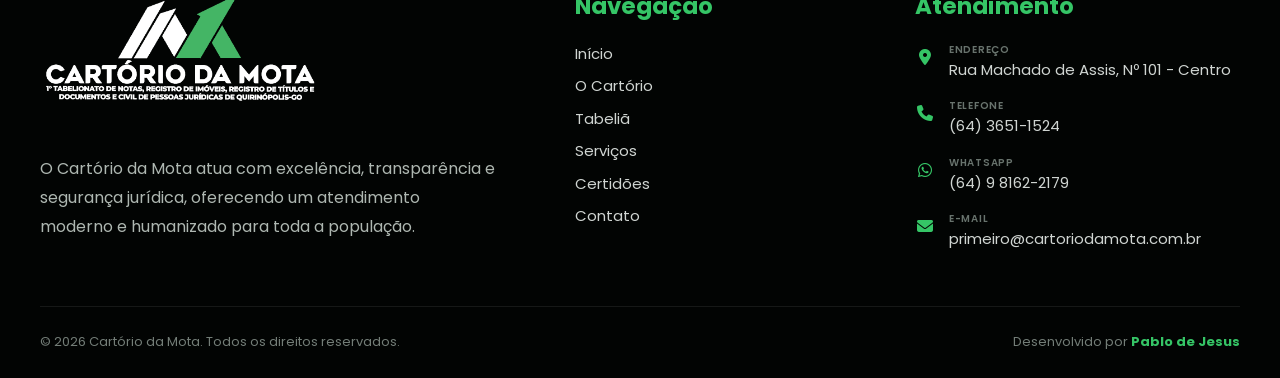
<file: paginas/ouvidoria/index.html>
<!DOCTYPE html>
<html lang="pt-BR">

<head>
    <meta charset="UTF-8">

    <meta
        name="viewport"
        content="width=device-width, initial-scale=1.0"
    >

    <meta
        name="description"
        content="Ouvidoria do Cartório da Mota. Envie dúvidas, sugestões, elogios, reclamações e solicitações."
    >

    <title>Ouvidoria | Cartório da Mota</title>

    <!-- =====================================================
         FONTES
    ====================================================== -->

    <link rel="preconnect" href="https://fonts.googleapis.com">
    <link rel="preconnect" href="https://fonts.gstatic.com" crossorigin>

    <link
        href="https://fonts.googleapis.com/css2?family=Inter:wght@400;500;600;700;800;900&display=swap"
        rel="stylesheet"
    >

    <!-- =====================================================
         ÍCONES
    ====================================================== -->

    <link
        rel="stylesheet"
        href="https://cdnjs.cloudflare.com/ajax/libs/font-awesome/6.5.2/css/all.min.css"
    >

    <!-- =====================================================
         CSS UNIVERSAIS
    ====================================================== -->

    <link rel="stylesheet" href="../../css/style.css">
    <link rel="stylesheet" href="../../css/header.css">
    <link rel="stylesheet" href="../../css/footer.css">
    <link rel="stylesheet" href="../../css/help.css">
    <link rel="stylesheet" href="../../css/flutuante.css">

    <!-- =====================================================
         CSS DA PÁGINA
    ====================================================== -->

    <link rel="stylesheet" href="ouvidoria.css">

</head>


<body>

    <!-- =====================================================
         HEADER UNIVERSAL
    ====================================================== -->

    <div id="site-header"></div>


    <!-- =====================================================
         CONTEÚDO
    ====================================================== -->

    <main class="ouvidoria-page">


        <!-- =================================================
             HERO
        ================================================== -->

        <section class="ouvidoria-hero">

            <div class="ouvidoria-hero-icon">
                <i class="fa-solid fa-comments"></i>
            </div>

            <span class="ouvidoria-label">
                ATENDIMENTO
            </span>

            <h1>
                Ouvidoria
            </h1>

            <p>
                Sua opinião é importante para nós. Envie dúvidas,
                sugestões, elogios, reclamações ou outras manifestações.
            </p>

        </section>


        <!-- =================================================
             CONTEÚDO PRINCIPAL
        ================================================== -->

        <section class="ouvidoria-content">

            <div class="ouvidoria-container">


                <!-- =================================================
                     INTRODUÇÃO
                ================================================== -->

                <div class="ouvidoria-intro">

                    <span class="section-label">
                        FALE CONOSCO
                    </span>

                    <h2>
                        Como podemos ajudar?
                    </h2>

                    <p>
                        A Ouvidoria é um canal destinado a receber
                        manifestações e contribuir para a melhoria
                        contínua dos serviços prestados pelo Cartório
                        da Mota.
                    </p>

                </div>


                <!-- =================================================
                     TIPOS DE MANIFESTAÇÃO
                ================================================== -->

                <div class="manifestacoes-grid">


                    <button
                        type="button"
                        class="manifestacao-card active"
                        data-type="duvida"
                    >

                        <div class="manifestacao-icon">
                            <i class="fa-solid fa-circle-question"></i>
                        </div>

                        <div>
                            <h3>
                                Dúvida
                            </h3>

                            <p>
                                Tire dúvidas sobre nossos serviços
                                e procedimentos.
                            </p>
                        </div>

                    </button>


                    <button
                        type="button"
                        class="manifestacao-card"
                        data-type="sugestao"
                    >

                        <div class="manifestacao-icon">
                            <i class="fa-solid fa-lightbulb"></i>
                        </div>

                        <div>
                            <h3>
                                Sugestão
                            </h3>

                            <p>
                                Compartilhe ideias para melhorar
                                nossos serviços.
                            </p>
                        </div>

                    </button>


                    <button
                        type="button"
                        class="manifestacao-card"
                        data-type="elogio"
                    >

                        <div class="manifestacao-icon">
                            <i class="fa-solid fa-thumbs-up"></i>
                        </div>

                        <div>
                            <h3>
                                Elogio
                            </h3>

                            <p>
                                Registre sua experiência positiva
                                com nossa equipe.
                            </p>

                        </div>

                    </button>


                    <button
                        type="button"
                        class="manifestacao-card"
                        data-type="reclamacao"
                    >

                        <div class="manifestacao-icon">
                            <i class="fa-solid fa-triangle-exclamation"></i>
                        </div>

                        <div>
                            <h3>
                                Reclamação
                            </h3>

                            <p>
                                Informe situações que precisam
                                de atenção.
                            </p>
                        </div>

                    </button>


                </div>


                <!-- =================================================
                     FORMULÁRIO
                ================================================== -->

                <section class="ouvidoria-form-section">

                    <div class="form-heading">

                        <span class="section-label">
                            MANIFESTAÇÃO
                        </span>

                        <h2>
                            Envie sua mensagem
                        </h2>

                        <p>
                            Preencha os campos abaixo para encaminhar
                            sua manifestação.
                        </p>

                    </div>


                    <form
                        id="ouvidoriaForm"
                        class="ouvidoria-form"
                    >


                        <!-- TIPO -->

                        <div class="form-group">

                            <label for="tipoManifestacao">
                                Tipo de manifestação
                            </label>

                            <select
                                id="tipoManifestacao"
                                name="tipo"
                                required
                            >

                                <option value="Dúvida">
                                    Dúvida
                                </option>

                                <option value="Sugestão">
                                    Sugestão
                                </option>

                                <option value="Elogio">
                                    Elogio
                                </option>

                                <option value="Reclamação">
                                    Reclamação
                                </option>

                            </select>

                        </div>


                        <!-- NOME + TELEFONE -->

                        <div class="form-row">

                            <div class="form-group">

                                <label for="nome">
                                    Nome
                                </label>

                                <input
                                    type="text"
                                    id="nome"
                                    name="nome"
                                    placeholder="Digite seu nome"
                                    required
                                >

                            </div>


                            <div class="form-group">

                                <label for="telefone">
                                    Telefone
                                </label>

                                <input
                                    type="tel"
                                    id="telefone"
                                    name="telefone"
                                    placeholder="(64) 99999-9999"
                                >

                            </div>

                        </div>


                        <!-- EMAIL -->

                        <div class="form-group">

                            <label for="email">
                                E-mail
                            </label>

                            <input
                                type="email"
                                id="email"
                                name="email"
                                placeholder="seuemail@email.com"
                            >

                        </div>


                        <!-- ASSUNTO -->

                        <div class="form-group">

                            <label for="assunto">
                                Assunto
                            </label>

                            <input
                                type="text"
                                id="assunto"
                                name="assunto"
                                placeholder="Digite o assunto"
                                required
                            >

                        </div>


                        <!-- MENSAGEM -->

                        <div class="form-group">

                            <label for="mensagem">
                                Mensagem
                            </label>

                            <textarea
                                id="mensagem"
                                name="mensagem"
                                rows="7"
                                placeholder="Digite sua manifestação..."
                                required
                            ></textarea>

                        </div>


                        <!-- AVISO -->

                        <div class="form-notice">

                            <i class="fa-solid fa-shield-halved"></i>

                            <p>
                                Utilize este canal para enviar sua
                                manifestação ao Cartório da Mota.
                            </p>

                        </div>


                        <!-- BOTÃO -->

                        <button
                            type="submit"
                            class="form-submit"
                        >

                            <i class="fa-brands fa-whatsapp"></i>

                            Enviar pelo WhatsApp

                        </button>


                    </form>

                </section>


                <!-- =================================================
                     CANAIS
                ================================================== -->

                <section class="canais-section">

                    <div class="section-heading">

                        <span class="section-label">
                            OUTROS CANAIS
                        </span>

                        <h2>
                            Fale diretamente conosco
                        </h2>

                    </div>


                    <div class="canais-grid">


                        <a
                            href="tel:+556436511524"
                            class="canal-card"
                        >

                            <div class="canal-icon">
                                <i class="fa-solid fa-phone"></i>
                            </div>

                            <div>

                                <span>
                                    TELEFONE
                                </span>

                                <strong>
                                    (64) 3651-1524
                                </strong>

                            </div>

                        </a>


                        <a
                            href="https://wa.me/5564981622179"
                            target="_blank"
                            rel="noopener noreferrer"
                            class="canal-card"
                        >

                            <div class="canal-icon">
                                <i class="fa-brands fa-whatsapp"></i>
                            </div>

                            <div>

                                <span>
                                    WHATSAPP
                                </span>

                                <strong>
                                    (64) 98162-2179
                                </strong>

                            </div>

                        </a>


                    </div>

                </section>


            </div>

        </section>

    </main>


    <!-- =====================================================
         HELP UNIVERSAL
    ====================================================== -->

    <div id="site-help"></div>


    <!-- =====================================================
         FOOTER UNIVERSAL
    ====================================================== -->

    <div id="site-footer"></div>


    <!-- =====================================================
         JS UNIVERSAL
    ====================================================== -->

    <script src="../../js/components.js"></script>

    <!-- =====================================================
         JS DA PÁGINA
    ====================================================== -->

    <script src="ouvidoria.js"></script>

</body>

</html>
</file>
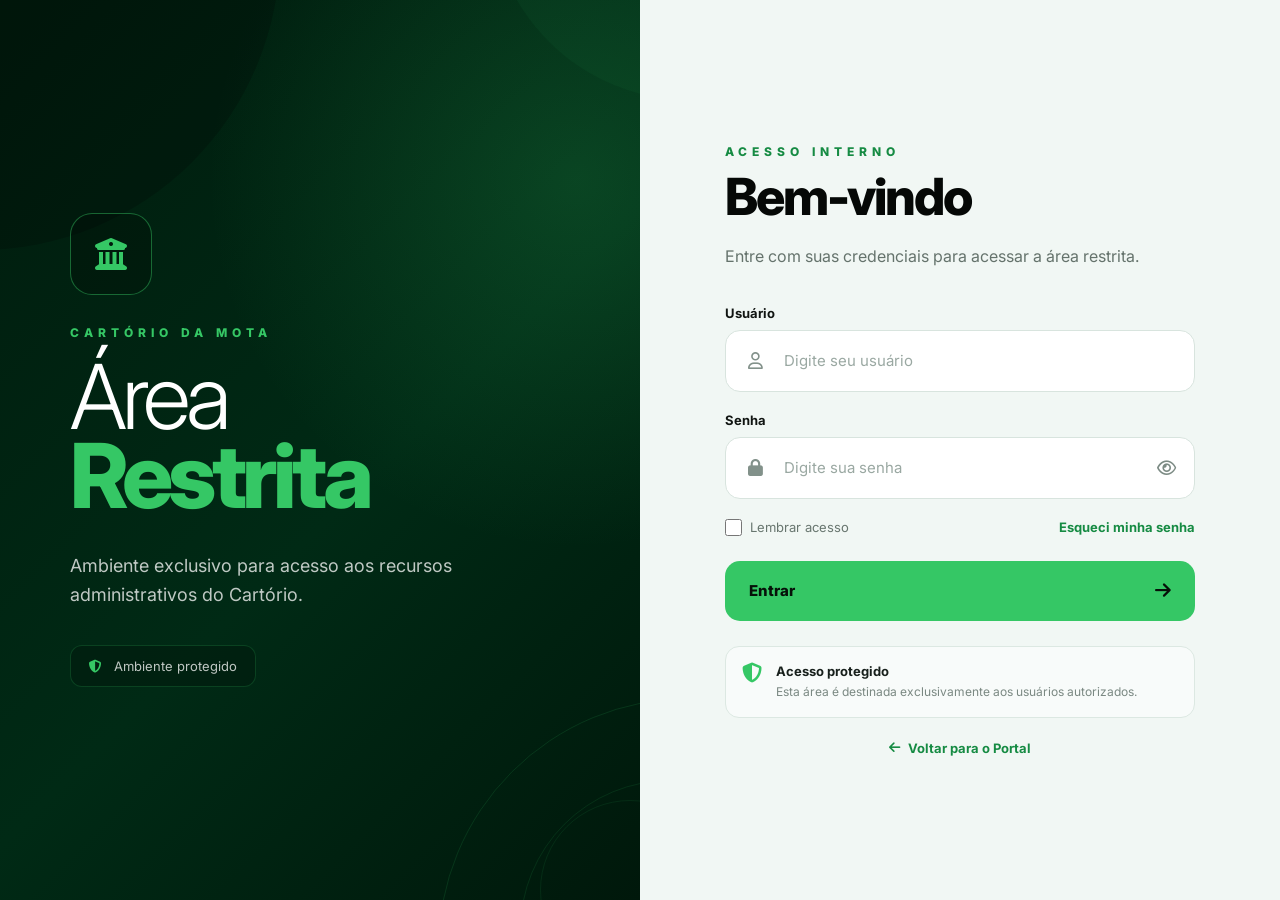
<file: paginas/restrito/index.html>
<!DOCTYPE html>
<html lang="pt-BR">

<head>

    <meta charset="UTF-8">

    <meta
        name="viewport"
        content="width=device-width, initial-scale=1.0"
    >

    <meta
        name="description"
        content="Área restrita do Cartório da Mota."
    >

    <title>Área Restrita | Cartório da Mota</title>


    <!-- =====================================================
         FONTE
    ====================================================== -->

    <link rel="preconnect" href="https://fonts.googleapis.com">

    <link
        rel="preconnect"
        href="https://fonts.gstatic.com"
        crossorigin
    >

    <link
        href="https://fonts.googleapis.com/css2?family=Inter:wght@400;500;600;700;800;900&display=swap"
        rel="stylesheet"
    >


    <!-- =====================================================
         FONT AWESOME
    ====================================================== -->

    <link
        rel="stylesheet"
        href="https://cdnjs.cloudflare.com/ajax/libs/font-awesome/6.5.2/css/all.min.css"
    >


    <!-- =====================================================
         CSS PRINCIPAL
    ====================================================== -->

    <link
        rel="stylesheet"
        href="../../css/style.css"
    >


    <!-- =====================================================
         CSS DA ÁREA RESTRITA
    ====================================================== -->

    <link
        rel="stylesheet"
        href="restrito.css"
    >

</head>


<body>


    <!-- =====================================================
         ÁREA RESTRITA
    ====================================================== -->

    <main class="area-restrita">


        <!-- =================================================
             PAINEL ESQUERDO
        ================================================== -->

        <section class="area-brand">


            <div class="brand-content">


                <!-- ÍCONE -->

                <div class="brand-icon">

                    <i class="fa-solid fa-building-columns"></i>

                </div>


                <!-- IDENTIFICAÇÃO -->

                <span class="brand-label">
                    CARTÓRIO DA MOTA
                </span>


                <!-- TÍTULO -->

                <h1>
                    Área<br>
                    <strong>Restrita</strong>
                </h1>


                <p>
                    Ambiente exclusivo para acesso aos
                    recursos administrativos do Cartório.
                </p>


                <!-- SEGURANÇA -->

                <div class="brand-security">

                    <i class="fa-solid fa-shield-halved"></i>

                    <span>
                        Ambiente protegido
                    </span>

                </div>


            </div>


            <!-- DECORAÇÕES -->

            <div class="brand-decoration decoration-one"></div>

            <div class="brand-decoration decoration-two"></div>

            <div class="brand-decoration decoration-three"></div>


        </section>



        <!-- =================================================
             PAINEL DE LOGIN
        ================================================== -->

        <section class="login-section">


            <div class="login-container">


                <!-- =================================================
                     CABEÇALHO
                ================================================== -->

                <div class="login-heading">

                    <span>
                        ACESSO INTERNO
                    </span>

                    <h2>
                        Bem-vindo
                    </h2>

                    <p>
                        Entre com suas credenciais para
                        acessar a área restrita.
                    </p>

                </div>



                <!-- =================================================
                     FORMULÁRIO
                ================================================== -->

                <form
                    id="loginForm"
                    class="login-form"
                >


                    <!-- USUÁRIO -->

                    <div class="input-group">

                        <label for="usuario">
                            Usuário
                        </label>


                        <div class="input-wrapper">

                            <i class="fa-regular fa-user"></i>

                            <input
                                type="text"
                                id="usuario"
                                name="usuario"
                                placeholder="Digite seu usuário"
                                autocomplete="username"
                                required
                            >

                        </div>

                    </div>



                    <!-- SENHA -->

                    <div class="input-group">

                        <label for="senha">
                            Senha
                        </label>


                        <div class="input-wrapper">

                            <i class="fa-solid fa-lock"></i>

                            <input
                                type="password"
                                id="senha"
                                name="senha"
                                placeholder="Digite sua senha"
                                autocomplete="current-password"
                                required
                            >


                            <button
                                type="button"
                                id="togglePassword"
                                class="toggle-password"
                                aria-label="Mostrar senha"
                            >

                                <i class="fa-regular fa-eye"></i>

                            </button>

                        </div>

                    </div>



                    <!-- =================================================
                         OPÇÕES
                    ================================================== -->

                    <div class="login-options">


                        <label class="remember">

                            <input
                                type="checkbox"
                                id="lembrar"
                            >

                            <span>
                                Lembrar acesso
                            </span>

                        </label>


                        <button
                            type="button"
                            id="forgotPassword"
                            class="forgot-password"
                        >
                            Esqueci minha senha
                        </button>


                    </div>



                    <!-- =================================================
                         MENSAGEM
                    ================================================== -->

                    <div
                        id="loginMessage"
                        class="login-message"
                        role="alert"
                    ></div>



                    <!-- =================================================
                         BOTÃO
                    ================================================== -->

                    <button
                        type="submit"
                        class="login-button"
                    >

                        <span>
                            Entrar
                        </span>

                        <i class="fa-solid fa-arrow-right"></i>

                    </button>


                </form>



                <!-- =================================================
                     SEGURANÇA
                ================================================== -->

                <div class="login-security">

                    <i class="fa-solid fa-shield-halved"></i>


                    <div>

                        <strong>
                            Acesso protegido
                        </strong>

                        <p>
                            Esta área é destinada exclusivamente
                            aos usuários autorizados.
                        </p>

                    </div>

                </div>



                <!-- =================================================
                     VOLTAR AO PORTAL
                ================================================== -->

                <a
                    href="../../index.html"
                    class="back-home"
                >

                    <i class="fa-solid fa-arrow-left"></i>

                    Voltar para o Portal

                </a>


            </div>

        </section>


    </main>


    <!-- =====================================================
         JAVASCRIPT
    ====================================================== -->

    <script src="restrito.js"></script>

</body>

</html>
</file>
<file: css/style.css>
@import url('https://fonts.googleapis.com/css2?family=Poppins:wght@300;400;500;600;700;800&display=swap');

/* =========================================================
   CARTÓRIO DA MOTA
   VERDE #38BA5E + PRETO
   ========================================================= */

:root {
    --verde: #38ba5e;
    --verde-dark: #269849;
    --verde-light: #eaf8ee;

    --preto: #050705;
    --preto-2: #0b0f0c;

    --branco: #ffffff;
    --cinza: #f4f7f5;
    --texto: #101510;
    --texto-light: #68736c;

    --borda: #dfe7e1;

    --sombra: 0 20px 55px rgba(0, 0, 0, 0.10);

    --header-top: 106px;
    --nav-height: 66px;
}

/* =========================================================
   RESET
   ========================================================= */

* {
    margin: 0;
    padding: 0;
    box-sizing: border-box;
}

html {
    scroll-behavior: smooth;
    scroll-padding-top: 75px;
}

body {
    min-height: 100vh;
    overflow-x: hidden;

    font-family: "Poppins", sans-serif;

    color: var(--texto);

    background:
        radial-gradient(
            circle at 85% 10%,
            rgba(56, 186, 94, 0.10),
            transparent 30%
        ),
        var(--cinza);
}

img {
    display: block;
    max-width: 100%;
}

a {
    color: inherit;
    text-decoration: none;
}

ul {
    list-style: none;
}

button,
input {
    font-family: inherit;
}

button {
    border: 0;
    cursor: pointer;
}

.container {
    width: min(94%, 1450px);
    margin: 0 auto;
}

/* =========================================================
   HEADER
   IMPORTANTE:
   O HEADER FICA FIXO.
   ISSO EVITA O TREMOR.
   ========================================================= */

.header {
    position: fixed;
    top: 0;
    left: 0;

    width: 100%;

    height: calc(
        var(--header-top) + var(--nav-height)
    );

    z-index: 9999;

    pointer-events: none;
}

/* =========================================================
   PARTE SUPERIOR
   ========================================================= */

.header-top {
    position: absolute;

    top: 0;
    left: 0;

    width: 100%;
    height: var(--header-top);

    background: var(--preto);

    border-bottom: 1px solid
        rgba(255, 255, 255, 0.07);

    pointer-events: auto;

    transition:
        opacity 0.28s ease,
        transform 0.35s ease;
}

.header-main {
    height: 100%;

    display: grid;

    grid-template-columns:
        230px
        minmax(300px, 1fr)
        auto;

    align-items: center;

    gap: 30px;
}

/* =========================================================
   LOGO
   ========================================================= */

.logo {
    display: flex;
    align-items: center;
}

.logo img {
    width: 215px;

    max-height: 82px;

    object-fit: contain;

    transition: 0.3s ease;
}

.logo:hover img {
    transform: scale(1.03);
}

/* =========================================================
   PESQUISA
   ========================================================= */

.search-box {
    position: relative;

    width: min(100%, 560px);

    height: 58px;

    justify-self: center;

    display: flex;
    align-items: center;

    background: var(--branco);

    border: 2px solid transparent;

    border-radius: 999px;

    overflow: hidden;

    transition: 0.3s ease;
}

.search-box:focus-within {
    border-color: var(--verde);

    box-shadow:
        0 0 0 5px
        rgba(56, 186, 94, 0.12);
}

.search-box input {
    width: 100%;
    height: 100%;

    padding: 0 22px;

    border: 0;
    outline: 0;

    background: transparent;

    color: var(--texto);

    font-size: 14px;
}

.search-box input::placeholder {
    color: #89928c;
}

.search-box button {
    width: 58px;
    height: 58px;

    flex-shrink: 0;

    display: grid;
    place-items: center;

    background: var(--verde);

    color: var(--preto);

    font-size: 18px;

    transition: 0.3s ease;
}

.search-box button:hover {
    background: var(--verde-dark);
    color: var(--branco);
}

/* =========================================================
   BOTÕES DO HEADER
   ========================================================= */

.header-buttons {
    display: flex;
    align-items: center;

    gap: 9px;
}

.btn-header {
    min-height: 50px;

    padding: 0 16px;

    display: inline-flex;
    align-items: center;
    justify-content: center;

    gap: 8px;

    border: 1px solid
        rgba(255, 255, 255, 0.13);

    border-radius: 13px;

    color: var(--branco);

    font-size: 12px;
    font-weight: 600;

    transition: 0.3s ease;
}

.btn-header i {
    color: var(--verde);
}

.btn-header:hover {
    transform: translateY(-3px);

    border-color: var(--verde);

    color: var(--verde);
}

.btn-login {
    background: var(--verde);

    border-color: var(--verde);

    color: var(--preto);
}

.btn-login i {
    color: var(--preto);
}

.btn-login:hover {
    background: var(--branco);

    border-color: var(--branco);

    color: var(--preto);
}

/* =========================================================
   BOTÃO MOBILE
   ========================================================= */

.menu-mobile {
    display: none;

    width: 46px;
    height: 46px;

    place-items: center;

    border-radius: 12px;

    background: var(--verde);

    color: var(--preto);

    font-size: 19px;
}

/* =========================================================
   MENU BAR
   ========================================================= */

.menu-bar {
    position: absolute;

    top: var(--header-top);
    left: 0;

    width: 100%;
    height: var(--nav-height);

    background: var(--preto-2);

    border-bottom: 1px solid
        rgba(56, 186, 94, 0.10);

    pointer-events: auto;

    transition:
        transform 0.35s ease,
        box-shadow 0.35s ease,
        background 0.35s ease;
}

/* =========================================================
   QUANDO ROLAR
   ========================================================= */

/*
   A parte superior simplesmente desaparece.
   Ela NÃO muda de altura.
*/

.header.is-scrolled .header-top {
    opacity: 0;

    transform: translateY(-100%);

    pointer-events: none;
}

/*
   A NAV desliza de 106px para 0px.
   Isso evita o tremor.
*/

.header.is-scrolled .menu-bar {
    transform: translateY(
        calc(-1 * var(--header-top))
    );

    background: rgba(5, 7, 5, 0.97);

    box-shadow:
        0 10px 30px
        rgba(0, 0, 0, 0.28);

    backdrop-filter: blur(12px);

    -webkit-backdrop-filter: blur(12px);
}

/* =========================================================
   NAVBAR
   ========================================================= */

.navbar {
    height: 100%;
}

.navbar ul {
    height: 100%;

    display: flex;

    align-items: center;

    justify-content: center;

    gap: 32px;
}

.navbar li {
    height: 100%;

    display: flex;
    align-items: center;
}

.navbar li a {
    position: relative;

    height: 100%;

    display: inline-flex;

    align-items: center;

    gap: 8px;

    color: #eaf0eb;

    font-size: 14px;

    font-weight: 600;

    transition: 0.3s ease;
}

.navbar li a i {
    color: var(--verde);

    font-size: 13px;
}

.navbar li a::after {
    content: "";

    position: absolute;

    bottom: 0;
    left: 0;

    width: 0;
    height: 3px;

    background: var(--verde);

    border-radius:
        5px 5px 0 0;

    transition: width 0.3s ease;
}

.navbar li a:hover {
    color: var(--verde);
}

.navbar li a:hover::after {
    width: 100%;
}

/* =========================================================
   ESPAÇO DO HEADER
   Como o header é fixed, o conteúdo precisa começar
   abaixo dele.
   ========================================================= */

main {
    padding-top:
        calc(
            var(--header-top) +
            var(--nav-height)
        );
}

/* =========================================================
   HERO
   MAIS PRÓXIMO DA NAVBAR
   ========================================================= */

.hero {
    min-height: calc(100vh - 172px);

    padding: 28px 0 70px;

    display: flex;

    align-items: flex-start;
}

.hero-grid {
    display: grid;

    grid-template-columns:
        minmax(0, 1.15fr)
        minmax(360px, 0.85fr);

    align-items: start;

    gap: 55px;
}

/* =========================================================
   HERO ESQUERDO
   ========================================================= */

.hero-left {
    display: grid;

    grid-template-columns:
        270px
        minmax(0, 1fr);

    align-items: start;

    gap: 32px;
}

.hero-image {
    width: 350px;

    margin-top: 10px;
}

.hero-image img {
    width: 100%;

    filter:
        drop-shadow(
            0 25px 30px
            rgba(0, 0, 0, 0.16)
        );

    transition: 0.4s ease;
}

.hero-image:hover img {
    transform:
        translateY(-7px)
        scale(1.01);
}

/* =========================================================
   CONTEÚDO HERO
   ========================================================= */

.hero-content {
    padding-top: 5px;
}

.hero-badge {
    display: inline-flex;

    align-items: center;

    margin-bottom: 17px;

    padding: 9px 15px;

    border:
        1px solid
        rgba(56, 186, 94, 0.30);

    border-radius: 999px;

    background:
        rgba(56, 186, 94, 0.08);

    color: var(--verde-dark);

    font-size: 11px;

    font-weight: 700;

    text-transform: uppercase;

    letter-spacing: 0.7px;
}

.hero-content h1 {
    margin-bottom: 8px;

    color: var(--preto);

    font-size:
        clamp(
            42px,
            5vw,
            68px
        );

    line-height: 1.03;

    letter-spacing: -2px;
}

.hero-content h2 {
    margin-bottom: 18px;

    color: var(--verde-dark);

    font-size: 25px;

    font-weight: 600;
}

.hero-content p {
    max-width: 650px;

    color: var(--texto-light);

    font-size: 15px;

    line-height: 1.8;
}

/* =========================================================
   BOTÕES HERO
   ========================================================= */

.hero-buttons {
    display: flex;

    align-items: center;

    gap: 12px;

    margin-top: 25px;
}

.btn-primary,
.btn-secondary {
    min-height: 52px;

    padding: 0 23px;

    display: inline-flex;

    align-items: center;

    justify-content: center;

    border-radius: 13px;

    font-size: 13px;

    font-weight: 700;

    transition: 0.3s ease;
}

.btn-primary {
    background: var(--verde);

    color: var(--preto);

    box-shadow:
        0 12px 28px
        rgba(56, 186, 94, 0.20);
}

.btn-primary:hover {
    background: var(--preto);

    color: var(--verde);

    transform: translateY(-3px);
}

.btn-secondary {
    background: var(--branco);

    border: 1px solid var(--borda);

    color: var(--preto);
}

.btn-secondary:hover {
    background: var(--preto);

    border-color: var(--preto);

    color: var(--verde);

    transform: translateY(-3px);
}

/* =========================================================
   HERO DIREITO
   ========================================================= */

.hero-right {
    display: flex;

    flex-direction: column;

    align-items: center;

    gap: 18px;
}

/* =========================================================
   VÍDEO
   ========================================================= */

.video-card {
    width: min(100%, 380px);

    aspect-ratio: 4 / 5;

    overflow: hidden;

    border:
        7px solid
        var(--preto);

    border-radius: 26px;

    background: var(--preto);

    box-shadow:
        0 25px 60px
        rgba(0, 0, 0, 0.18);

    transition: 0.35s ease;
}

.video-card:hover {
    transform: translateY(-5px);

    box-shadow:
        0 30px 65px
        rgba(56, 186, 94, 0.14);
}

.video-card video {
    width: 100%;
    height: 100%;

    display: block;

    object-fit: cover;
}

/* =========================================================
   INFORMAÇÕES HERO
   ========================================================= */

.hero-info {
    width: min(100%, 380px);

    display: grid;

    grid-template-columns: 1fr 1fr;

    gap: 10px;
}

.info-card {
    min-height: 82px;

    padding: 13px;

    display: flex;

    align-items: center;

    gap: 11px;

    background: var(--branco);

    border: 1px solid var(--borda);

    border-radius: 16px;

    box-shadow:
        0 8px 25px
        rgba(0, 0, 0, 0.05);

    transition: 0.3s ease;
}

.info-card:hover {
    transform: translateY(-4px);

    border-color:
        rgba(56, 186, 94, 0.45);
}

.info-card > i {
    width: 39px;
    height: 39px;

    flex-shrink: 0;

    display: grid;

    place-items: center;

    border-radius: 11px;

    background: var(--preto);

    color: var(--verde);

    font-size: 15px;
}

.info-card h4 {
    margin-bottom: 2px;

    color: var(--preto);

    font-size: 12px;
}

.info-card span {
    color: var(--texto-light);

    font-size: 10px;

    line-height: 1.45;
}

/* =========================================================
   PORTAL DIGITAL
   ========================================================= */

.portal-digital {
    padding: 85px 0;

    background:
        linear-gradient(
            180deg,
            #edf5ef 0%,
            #f5f8f6 100%
        );
}

.section-title {
    max-width: 700px;

    margin:
        0 auto 40px;

    text-align: center;
}

.section-title > span {
    color: var(--verde-dark);

    font-size: 11px;

    font-weight: 800;

    letter-spacing: 1.5px;
}

.section-title h2 {
    margin-top: 7px;

    color: var(--preto);

    font-size:
        clamp(30px, 4vw, 45px);

    line-height: 1.1;
}

.section-title p {
    margin-top: 12px;

    color: var(--texto-light);

    font-size: 14px;

    line-height: 1.8;
}

/* =========================================================
   GRID PORTAL
   ========================================================= */

.dashboard-grid {
    display: grid;

    grid-template-columns:
        repeat(4, 1fr);

    gap: 15px;
}

/* =========================================================
   CARD PORTAL
   ========================================================= */

.dashboard-card {
    min-height: 210px;

    padding: 24px;

    display: flex;

    flex-direction: column;

    justify-content: flex-start;

    background: var(--branco);

    border:
        1px solid
        var(--borda);

    border-radius: 20px;

    box-shadow:
        0 10px 35px
        rgba(0, 0, 0, 0.05);

    transition:
        transform 0.3s ease,
        border-color 0.3s ease,
        box-shadow 0.3s ease;
}

.dashboard-card:hover {
    transform: translateY(-7px);

    border-color: var(--verde);

    box-shadow:
        0 20px 45px
        rgba(56, 186, 94, 0.13);
}

.dashboard-card .icon {
    width: 52px;
    height: 52px;

    margin-bottom: 20px;

    display: grid;

    place-items: center;

    border-radius: 14px;

    background: var(--preto);

    color: var(--verde);

    font-size: 19px;

    transition: 0.3s ease;
}

.dashboard-card:hover .icon {
    background: var(--verde);

    color: var(--preto);

    transform: scale(1.05);
}

.dashboard-card h3 {
    margin-bottom: 7px;

    color: var(--preto);

    font-size: 16px;
}

.dashboard-card p {
    color: var(--texto-light);

    font-size: 12px;

    line-height: 1.7;
}

/* =========================================================
   FOOTER
   ========================================================= */

.footer {
    background: var(--preto);

    color: var(--branco);
}

.footer-container {
    display: grid;

    grid-template-columns:
        1.6fr
        0.8fr
        1.1fr;

    gap: 60px;

    padding:
        65px 0
        50px;
}

.footer-logo {
    width: 205px;

    margin-bottom: 20px;
}

.footer-column p {
    max-width: 440px;

    color: #aeb8b1;

    font-size: 13px;

    line-height: 1.8;
}

.footer-column h3 {
    margin-bottom: 18px;

    color: var(--verde);

    font-size: 17px;
}

.footer-column ul {
    display: flex;

    flex-direction: column;

    gap: 11px;
}

.footer-column li {
    display: flex;

    align-items: flex-start;

    gap: 9px;

    color: #c7d0ca;

    font-size: 12px;

    line-height: 1.5;
}

.footer-column li i {
    width: 18px;

    margin-top: 2px;

    color: var(--verde);
}

.footer-column a {
    transition: 0.25s ease;
}

.footer-column a:hover {
    color: var(--verde);
}

/* =========================================================
   FOOTER BOTTOM
   ========================================================= */

.footer-bottom {
    border-top:
        1px solid
        rgba(255, 255, 255, 0.08);
}

.footer-bottom .container {
    min-height: 65px;

    display: flex;

    align-items: center;

    justify-content: space-between;

    gap: 20px;
}

.footer-bottom p,
.footer-bottom span {
    color: #89948c;

    font-size: 11px;
}

.footer-bottom strong {
    color: var(--verde);
}

/* =========================================================
   SCROLLBAR
   ========================================================= */

::-webkit-scrollbar {
    width: 8px;
}

::-webkit-scrollbar-track {
    background: #e5ece7;
}

::-webkit-scrollbar-thumb {
    background: var(--preto);

    border-radius: 999px;
}

::-webkit-scrollbar-thumb:hover {
    background: var(--verde);
}

::selection {
    background: var(--verde);

    color: var(--preto);
}

/* =========================================================
   TABLET
   ========================================================= */

@media (max-width: 1200px) {

    .header-main {
        grid-template-columns:
            190px
            minmax(250px, 1fr)
            auto;

        gap: 18px;
    }

    .logo img {
        width: 180px;
    }

    .btn-header {
        padding: 0 12px;
    }

    .navbar ul {
        gap: 22px;
    }

    .navbar li a {
        font-size: 13px;
    }

    .hero-grid {
        gap: 35px;
    }

    .hero-left {
        grid-template-columns:
            220px
            minmax(0, 1fr);

        gap: 25px;
    }

    .hero-image {
        width: 220px;
    }

    .dashboard-grid {
        grid-template-columns:
            repeat(3, 1fr);
    }

}

/* =========================================================
   TABLET MENOR
   ========================================================= */

@media (max-width: 1050px) {

    :root {
        --header-top: 82px;
        --nav-height: 58px;
    }

    .header-main {
        grid-template-columns:
            170px
            minmax(220px, 1fr)
            46px;
    }

    .logo img {
        width: 165px;
    }

    .header-buttons {
        display: none;
    }

    .menu-mobile {
        display: grid;
    }

    .navbar ul {
        gap: 16px;
    }

    .navbar li a {
        font-size: 11px;
    }

    .navbar li a i {
        display: none;
    }

    .hero-grid {
        grid-template-columns: 1fr;
    }

    .hero-left {
        max-width: 900px;
    }

    .hero-right {
        max-width: 650px;

        width: 100%;

        margin: 0 auto;
    }

    .video-card,
    .hero-info {
        width: 100%;

        max-width: 480px;
    }

    .dashboard-grid {
        grid-template-columns:
            repeat(2, 1fr);
    }

    .footer-container {
        grid-template-columns:
            1fr 1fr;
    }

    .footer-about {
        grid-column: 1 / -1;
    }
}

/* =========================================================
   CELULAR
   ========================================================= */

@media (max-width: 700px) {

    :root {
        --header-top: 75px;
        --nav-height: 55px;
    }

    .container {
        width: 92%;
    }

    .header-main {
        grid-template-columns:
            125px
            minmax(0, 1fr)
            42px;

        gap: 9px;
    }

    .logo img {
        width: 125px;
    }

    .search-box {
        height: 44px;
    }

    .search-box input {
        padding: 0 13px;

        font-size: 11px;
    }

    .search-box button {
        width: 44px;
        height: 44px;
    }

    .navbar ul {
        justify-content: flex-start;

        gap: 18px;

        overflow-x: auto;

        padding: 0 3px;

        scrollbar-width: none;
    }

    .navbar ul::-webkit-scrollbar {
        display: none;
    }

    .navbar li {
        flex-shrink: 0;
    }

    .navbar li a {
        font-size: 10px;

        white-space: nowrap;
    }

    .navbar li a i {
        display: none;
    }

    /* Hero */

    .hero {
        min-height: auto;

        padding:
            22px 0
            55px;
    }

    .hero-left {
        grid-template-columns: 1fr;

        justify-items: center;

        text-align: center;

        gap: 18px;
    }

    .hero-image {
        width: min(240px, 70vw);
    }

    .hero-content {
        width: 100%;
    }

    .hero-badge {
        font-size: 9px;
    }

    .hero-content h1 {
        font-size: 36px;

        letter-spacing: -1px;
    }

    .hero-content h2 {
        font-size: 20px;
    }

    .hero-content p {
        font-size: 13px;

        line-height: 1.75;
    }

    .hero-buttons {
        flex-direction: column;
    }

    .btn-primary,
    .btn-secondary {
        width: 100%;
    }

    .hero-info {
        grid-template-columns: 1fr;
    }

    /* Portal */

    .portal-digital {
        padding: 65px 0;
    }

    .dashboard-grid {
        grid-template-columns: 1fr;
    }

    .dashboard-card {
        min-height: 175px;
    }

    /* Footer */

    .footer-container {
        grid-template-columns: 1fr;

        gap: 35px;

        padding:
            50px 0
            40px;
    }

    .footer-about {
        grid-column: auto;
    }

    .footer-bottom .container {
        min-height: auto;

        padding: 20px 0;

        flex-direction: column;

        text-align: center;
    }
}

/* =========================================================
   CELULAR PEQUENO
   ========================================================= */

@media (max-width: 420px) {

    .header-main {
        grid-template-columns:
            105px
            minmax(0, 1fr)
            40px;
    }

    .logo img {
        width: 105px;
    }

    .search-box input::placeholder {
        color: transparent;
    }

    .hero-content h1 {
        font-size: 32px;
    }

    .video-card {
        border-width: 5px;

        border-radius: 21px;
    }

}
/* =========================================================
   NAVBAR MOBILE
   ========================================================= */

.menu-mobile {
    display: none;
}


/* TABLET E CELULAR */

@media (max-width: 1050px) {

    .header-main {
        grid-template-columns: 170px 1fr 46px;
    }

    .header-buttons {
        display: none;
    }

    .menu-mobile {
        display: grid;

        width: 44px;
        height: 44px;

        place-items: center;

        background: #38ba5e;
        color: #050705;

        border-radius: 12px;

        font-size: 19px;

        z-index: 100;
    }

    .menu-mobile i {
        display: block;
    }


    /* NAVBAR NORMAL SOME NO CELULAR */

    .menu-bar {
        height: 0;
        overflow: hidden;
    }

    .navbar {
        display: none;
    }


    /* MENU MOBILE */

    .mobile-menu {
        position: fixed;

        top: 0;
        right: 0;

        width: 300px;
        max-width: 85vw;

        height: 100vh;

        padding: 25px 20px;

        background: #050705;

        z-index: 99999;

        transform: translateX(100%);

        transition: transform 0.3s ease;

        box-shadow:
            -15px 0 40px rgba(0,0,0,.35);
    }

    .mobile-menu.active {
        transform: translateX(0);
    }


    /* CABEÇALHO DO MENU */

    .mobile-menu-header {
        display: flex;

        align-items: center;

        justify-content: space-between;

        padding-bottom: 20px;

        border-bottom:
            1px solid
            rgba(255,255,255,.10);
    }

    .mobile-menu-header img {
        width: 150px;
    }


    /* BOTÃO FECHAR */

    .mobile-menu-close {
        width: 40px;
        height: 40px;

        display: grid;
        place-items: center;

        background:
            rgba(255,255,255,.08);

        color: #38ba5e;

        border-radius: 10px;

        font-size: 18px;
    }


    /* LISTA */

    .mobile-menu ul {
        display: flex;

        flex-direction: column;

        gap: 5px;

        margin-top: 25px;
    }

    .mobile-menu li {
        width: 100%;
    }

    .mobile-menu a {
        width: 100%;

        min-height: 54px;

        display: flex;

        align-items: center;

        gap: 14px;

        padding: 0 14px;

        color: #ffffff;

        border-radius: 12px;

        font-size: 14px;

        font-weight: 600;

        transition: .2s ease;
    }

    .mobile-menu a i {
        width: 25px;

        color: #38ba5e;

        font-size: 16px;

        text-align: center;
    }

    .mobile-menu a:hover {
        background:
            rgba(56,186,94,.10);

        color: #38ba5e;
    }


    /* FUNDO */

    .mobile-overlay {
        position: fixed;

        inset: 0;

        background:
            rgba(0,0,0,.60);

        z-index: 99998;

        opacity: 0;

        visibility: hidden;

        transition:
            opacity .3s ease;
    }

    .mobile-overlay.active {
        opacity: 1;

        visibility: visible;
    }

}


/* CELULAR */

@media (max-width: 700px) {

    :root {
        --header-top: 75px;
        --nav-height: 0px;
    }

    .header-main {
        grid-template-columns:
            115px
            1fr
            44px;

        gap: 8px;
    }

    .logo img {
        width: 115px;
    }

    .search-box {
        height: 42px;
    }

    .search-box input {
        font-size: 11px;

        padding: 0 12px;
    }

    .search-box button {
        width: 42px;
        height: 42px;
    }

    .menu-mobile {
        width: 42px;
        height: 42px;
    }

    main {
        padding-top: var(--header-top);
    }

}


/* CELULAR MUITO PEQUENO */

@media (max-width: 420px) {

    .header-main {
        grid-template-columns:
            100px
            1fr
            40px;
    }

    .logo img {
        width: 100px;
    }

    .search-box input::placeholder {
        color: transparent;
    }

    .menu-mobile {
        width: 40px;
        height: 40px;
    }

}
/* =========================================================
   AJUSTES FINAIS
   HERO + NAVBAR
   ========================================================= */


/* =========================================================
   1. NAVBAR MAIS FINA E CENTRALIZADA
   ========================================================= */

:root {
    --nav-height: 52px;
}


/* Faixa preta da navbar */

.menu-bar {
    height: 52px !important;

    display: flex;
    align-items: center;

    justify-content: center;

    padding: 0 !important;
}


/* Container da navbar */

.menu-bar .container {
    height: 52px;

    display: flex;

    align-items: center;

    justify-content: center;

    width: 100%;
}


/* Navbar */

.navbar {
    width: 100%;

    height: 52px !important;

    display: flex;

    align-items: center;

    justify-content: center;
}


/* Lista */

.navbar ul {
    width: auto !important;

    height: 52px !important;

    display: flex !important;

    align-items: center;

    justify-content: center;

    gap: 32px;

    margin: 0 auto !important;

    padding: 0 !important;
}


/* Cada item */

.navbar li {
    height: 52px !important;

    display: flex;

    align-items: center;

    justify-content: center;

    margin: 0 !important;
}


/* Links */

.navbar li a {
    height: 52px !important;

    display: flex;

    align-items: center;

    justify-content: center;

    gap: 8px;

    white-space: nowrap;
}


/* =========================================================
   2. HERO MAIS CENTRALIZADO
   ========================================================= */

.hero-grid {
    width: 100%;

    max-width: 1450px;

    margin: 0 auto;

    grid-template-columns:
        minmax(0, 1fr)
        minmax(390px, 0.72fr);

    gap: 70px;

    align-items: start;
}


/* Bloco esquerdo */

.hero-left {
    display: grid;

    grid-template-columns:
        300px
        minmax(0, 650px);

    gap: 55px;

    align-items: start;

    justify-content: center;

    width: 100%;
}


/* Imagem */

.hero-image {
    width: 300px;

    margin-top: 5px;
}


/* Informações */

.hero-content {
    width: 100%;

    max-width: 650px;

    padding-top: 5px;

    transform: translateX(15px);
}


/* Título */

.hero-content h1 {
    max-width: 650px;

    font-size:
        clamp(
            48px,
            4.4vw,
            64px
        );

    line-height: 1.03;

    letter-spacing: -2px;
}


/* Texto */

.hero-content p {
    max-width: 620px;
}


/* Botões */

.hero-buttons {
    display: flex;

    justify-content: flex-start;

    gap: 12px;

    margin-top: 25px;
}


/* =========================================================
   3. DEIXA O HERO MAIS PRÓXIMO DA NAVBAR
   ========================================================= */

.hero {
    padding-top: 22px !important;
}


/* =========================================================
   4. QUANDO O HEADER ESTIVER NO SCROLL
   ========================================================= */

.header.is-scrolled .menu-bar {
    height: 52px !important;

    transform:
        translateY(
            calc(-1 * var(--header-top))
        );
}


/* =========================================================
   5. TABLET
   ========================================================= */

@media (max-width: 1200px) {

    .navbar ul {
        gap: 22px;
    }

    .hero-left {
        grid-template-columns:
            240px
            minmax(0, 1fr);

        gap: 35px;
    }

    .hero-image {
        width: 240px;
    }

    .hero-content {
        transform: none;
    }

}


/* =========================================================
   6. CELULAR
   ========================================================= */

@media (max-width: 1050px) {

    .menu-bar {
        height: 0 !important;

        overflow: hidden;
    }

    .navbar {
        display: none !important;
    }

    .hero-grid {
        grid-template-columns: 1fr;

        gap: 40px;
    }

    .hero-left {
        grid-template-columns: 1fr;

        justify-items: center;

        text-align: center;

        gap: 20px;
    }

    .hero-content {
        max-width: 700px;

        transform: none;
    }

    .hero-content p {
        margin-left: auto;
        margin-right: auto;
    }

    .hero-buttons {
        justify-content: center;
    }

}


/* =========================================================
   7. CELULAR PEQUENO
   ========================================================= */

@media (max-width: 600px) {

    .hero {
        padding-top: 20px !important;
    }

    .hero-image {
        width: 230px;
    }

    .hero-content h1 {
        font-size: 36px;

        letter-spacing: -1px;
    }

    .hero-content h2 {
        font-size: 21px;
    }

    .hero-buttons {
        flex-direction: column;

        width: 100%;
    }

    .hero-buttons a {
        width: 100%;
    }

}
/* =========================================================
   CORREÇÃO DEFINITIVA DO MENU MOBILE
   ========================================================= */

/* Por padrão o menu mobile NÃO EXISTE VISUALMENTE */
.mobile-menu,
.mobile-overlay {
    display: none;
}


/* =========================================================
   SOMENTE CELULAR / TABLET
   ========================================================= */

@media (max-width: 1050px) {

    /* Menu lateral */

    .mobile-menu {
        display: block;

        position: fixed;

        top: 0;
        right: 0;

        width: 310px;
        max-width: 85vw;

        height: 100vh;

        padding: 24px 20px;

        background: #050705;

        z-index: 99999;

        transform: translateX(100%);

        transition:
            transform 0.3s ease;

        overflow-y: auto;

        box-shadow:
            -15px 0 45px
            rgba(0, 0, 0, 0.40);
    }


    /* Menu aberto */

    .mobile-menu.active {
        transform: translateX(0);
    }


    /* =====================================================
       CABEÇALHO DO MENU
       ===================================================== */

    .mobile-menu-header {
        width: 100%;

        min-height: 55px;

        display: flex;

        align-items: center;

        justify-content: space-between;

        padding-bottom: 18px;

        border-bottom:
            1px solid
            rgba(255, 255, 255, 0.10);
    }


    /* LOGO DO MENU MOBILE */

    .mobile-menu-header img {
        width: 145px !important;
        height: auto !important;

        object-fit: contain;

        display: block;

        filter:
            drop-shadow(
                0 0 12px
                rgba(56, 186, 94, 0.15)
            );
    }


    /* =====================================================
       BOTÃO FECHAR
       ===================================================== */

    .mobile-menu-close {
        width: 40px;
        height: 40px;

        display: grid;

        place-items: center;

        border: 0;

        border-radius: 10px;

        background:
            rgba(255, 255, 255, 0.08);

        color: #38BA5E;

        font-size: 18px;

        cursor: pointer;
    }


    .mobile-menu-close:hover {
        background: #38BA5E;

        color: #050705;
    }


    /* =====================================================
       LISTA DO MENU
       ===================================================== */

    .mobile-menu ul {
        width: 100%;

        display: flex;

        flex-direction: column;

        gap: 5px;

        margin: 25px 0 0;

        padding: 0;

        list-style: none;
    }


    .mobile-menu li {
        width: 100%;

        margin: 0;

        padding: 0;
    }


    .mobile-menu a {
        width: 100%;

        min-height: 54px;

        padding: 0 14px;

        display: flex;

        align-items: center;

        gap: 14px;

        border-radius: 12px;

        color: #FFFFFF;

        text-decoration: none;

        font-size: 14px;

        font-weight: 600;

        transition:
            background 0.2s ease,
            color 0.2s ease;
    }


    /* ÍCONES */

    .mobile-menu a i {
        width: 25px;

        flex-shrink: 0;

        display: block;

        color: #38BA5E;

        font-size: 16px;

        text-align: center;
    }


    /* HOVER */

    .mobile-menu a:hover {
        background:
            rgba(56, 186, 94, 0.10);

        color: #38BA5E;
    }


    /* =====================================================
       FUNDO ESCURO
       ===================================================== */

    .mobile-overlay {
        display: block;

        position: fixed;

        inset: 0;

        z-index: 99998;

        background:
            rgba(0, 0, 0, 0.60);

        opacity: 0;

        visibility: hidden;

        pointer-events: none;

        transition:
            opacity 0.3s ease,
            visibility 0.3s ease;
    }


    .mobile-overlay.active {
        opacity: 1;

        visibility: visible;

        pointer-events: auto;
    }

}


/* =========================================================
   CELULAR PEQUENO
   ========================================================= */

@media (max-width: 500px) {

    .mobile-menu {
        width: 285px;
    }

    .mobile-menu-header img {
        width: 130px !important;
    }

}
@media (max-width: 650px) {

    .header-universal .header-contact-text a {
        color: #ffffff !important;
        font-size: 10px !important;
        font-weight: 800 !important;
        white-space: nowrap;
    }

    .header-universal .header-contact-text span {
        color: #8b968f !important;
    }

    .header-universal .header-contact-icon,
    .header-universal .header-contact-icon i {
        color: #38BA5E !important;
    }
}
/* =========================================================
   FLUTUANTE UNIVERSAL - WHATSAPP
   Aparece automaticamente em todas as páginas
   ========================================================= */

.flutuante-universal {
    position: fixed;

    right: 28px;
    bottom: 28px;

    width: 66px;
    height: 66px;

    display: flex;
    align-items: center;
    justify-content: center;

    background: #38BA5E;
    color: #050705;

    border-radius: 50%;

    text-decoration: none;

    z-index: 999999;

    box-shadow:
        0 12px 30px rgba(0, 0, 0, 0.22);

    transition:
        transform 0.25s ease,
        box-shadow 0.25s ease,
        background 0.25s ease;
}

/* Ícone */
.flutuante-universal i {
    color: #050705;

    font-size: 31px;

    line-height: 1;
}

/* Hover */
.flutuante-universal:hover {
    transform: translateY(-5px) scale(1.06);

    background: #38BA5E;

    box-shadow:
        0 18px 38px rgba(0, 0, 0, 0.30);
}

/* =========================================================
   TABLET
   ========================================================= */

@media (max-width: 1050px) {

    .flutuante-universal {
        right: 24px;
        bottom: 24px;

        width: 62px;
        height: 62px;
    }

    .flutuante-universal i {
        font-size: 29px;
    }

}

/* =========================================================
   CELULAR
   ========================================================= */

@media (max-width: 700px) {

    .flutuante-universal {
        right: 18px;
        bottom: 18px;

        width: 58px;
        height: 58px;
    }

    .flutuante-universal i {
        font-size: 27px;
    }

}

/* =========================================================
   CELULAR PEQUENO
   ========================================================= */

@media (max-width: 420px) {

    .flutuante-universal {
        right: 15px;
        bottom: 15px;

        width: 54px;
        height: 54px;
    }

    .flutuante-universal i {
        font-size: 25px;
    }

}
</file>
<file: css/header.css>
/* =========================================================
   CARTÓRIO DA MOTA
   HEADER UNIVERSAL DA MATRIZ
   ========================================================= */

:root {
    --header-green: #38BA5E;
    --header-green-dark: #249548;
    --header-white: #FFFFFF;
    --header-muted: rgba(255, 255, 255, 0.55);
    --header-black: #030604;
}


/* =========================================================
   CONTAINER DO COMPONENTE
   ========================================================= */

#site-header {
    width: 100%;
    position: relative;
    z-index: 9999;
}


/* =========================================================
   HEADER
   SUPORTA AS DUAS VERSÕES DA MATRIZ
   ========================================================= */

#site-header > header,
#site-header .header,
#site-header .header-universal {

    width: 100% !important;

    min-height: 218px !important;

    position: relative !important;

    display: flex !important;

    align-items: center !important;

    justify-content: space-between !important;

    padding:
        20px
        clamp(30px, 6vw, 110px) !important;

    margin: 0 !important;

    color: #ffffff !important;

    background:
        radial-gradient(
            circle at 50% 40%,
            rgba(56, 186, 94, 0.12),
            transparent 30%
        ),
        radial-gradient(
            circle at 8% 100%,
            rgba(56, 186, 94, 0.05),
            transparent 28%
        ),
        linear-gradient(
            135deg,
            #020403 0%,
            #050806 50%,
            #020403 100%
        ) !important;

    border-top:
        2px solid
        var(--header-green) !important;

    border-bottom:
        1px solid
        rgba(56, 186, 94, 0.18) !important;

    box-sizing: border-box !important;

    overflow: hidden !important;

    isolation: isolate !important;
}


/* =========================================================
   BRILHO DO HEADER
   ========================================================= */

#site-header > header::before,
#site-header .header::before,
#site-header .header-universal::before {

    content: "";

    position: absolute;

    width: 460px;
    height: 460px;

    left: 50%;
    top: -330px;

    transform: translateX(-50%);

    border-radius: 50%;

    background:
        radial-gradient(
            circle,
            rgba(56, 186, 94, 0.16),
            rgba(56, 186, 94, 0.04) 40%,
            transparent 70%
        );

    filter: blur(10px);

    pointer-events: none;

    z-index: -1;
}


/* =========================================================
   LINHA VERDE INFERIOR
   ========================================================= */

#site-header > header::after,
#site-header .header::after,
#site-header .header-universal::after {

    content: "";

    position: absolute;

    left: 0;
    right: 0;
    bottom: 0;

    height: 1px;

    background:
        linear-gradient(
            90deg,
            transparent,
            rgba(56, 186, 94, 0.15),
            #38BA5E,
            rgba(56, 186, 94, 0.15),
            transparent
        );

    pointer-events: none;
}


/* =========================================================
   QUALQUER CONTAINER INTERNO DO HEADER
   ========================================================= */

#site-header .header-top {

    width: min(1320px, 100%) !important;

    min-height: 178px !important;

    margin: 0 auto !important;

    padding: 0 !important;

    display: flex !important;

    align-items: center !important;

    justify-content: space-between !important;

    position: relative !important;

    box-sizing: border-box !important;
}


/* =========================================================
   CONTATOS
   ========================================================= */

#site-header .header-contact,
#site-header .contact-item {

    width: 270px !important;

    min-width: 270px !important;

    min-height: 80px !important;

    padding: 10px 18px 10px 10px !important;

    display: flex !important;

    align-items: center !important;

    gap: 14px !important;

    position: relative !important;

    box-sizing: border-box !important;

    border:
        1px solid
        rgba(255, 255, 255, 0.08) !important;

    border-radius: 17px !important;

    background:
        linear-gradient(
            135deg,
            rgba(255, 255, 255, 0.055),
            rgba(255, 255, 255, 0.012)
        ) !important;

    box-shadow:
        inset 0 1px 0
        rgba(255, 255, 255, 0.04),
        0 12px 35px
        rgba(0, 0, 0, 0.25) !important;

    backdrop-filter: blur(12px);

    -webkit-backdrop-filter: blur(12px);

    z-index: 10 !important;
}


/* esquerda */

#site-header .header-phone {

    margin-right: auto !important;
}


/* direita */

#site-header .header-whatsapp {

    margin-left: auto !important;
}


/* =========================================================
   ÍCONE DOS CONTATOS
   ========================================================= */

#site-header .header-contact-icon,
#site-header .contact-item i {

    width: 52px !important;

    height: 52px !important;

    min-width: 52px !important;

    display: flex !important;

    align-items: center !important;

    justify-content: center !important;

    flex-shrink: 0 !important;

    border-radius: 15px !important;

    color:
        #38BA5E !important;

    background:
        linear-gradient(
            145deg,
            rgba(56, 186, 94, 0.16),
            rgba(56, 186, 94, 0.035)
        ) !important;

    border:
        1px solid
        rgba(56, 186, 94, 0.25) !important;

    box-sizing: border-box !important;
}


/* ícone Font Awesome */

#site-header .header-contact-icon i {

    color:
        #38BA5E !important;

    font-size: 19px !important;

    width: auto !important;

    height: auto !important;

    min-width: 0 !important;

    border: 0 !important;

    background: transparent !important;
}


/* =========================================================
   TEXTOS DOS CONTATOS
   ========================================================= */

#site-header .header-contact-text,
#site-header .contact-item > div {

    display: flex !important;

    flex-direction: column !important;

    justify-content: center !important;

    gap: 4px !important;

    min-width: 0 !important;

    background: transparent !important;
}


/* título */

#site-header .header-contact-text span,
#site-header .contact-item small {

    display: block !important;

    color:
        rgba(255, 255, 255, 0.48) !important;

    font-family:
        "Inter",
        Arial,
        sans-serif !important;

    font-size: 9px !important;

    line-height: 1 !important;

    font-weight: 800 !important;

    letter-spacing: 2px !important;

    text-transform: uppercase !important;

    white-space: nowrap !important;
}


/* número */

#site-header .header-contact-text a,
#site-header .contact-item strong {

    display: block !important;

    color:
        #FFFFFF !important;

    font-family:
        "Inter",
        Arial,
        sans-serif !important;

    font-size: 15px !important;

    line-height: 1.25 !important;

    font-weight: 800 !important;

    letter-spacing: 0 !important;

    text-decoration: none !important;

    opacity: 1 !important;

    visibility: visible !important;

    white-space: nowrap !important;

    text-shadow:
        0 1px 8px
        rgba(0, 0, 0, 0.3) !important;
}


/* =========================================================
   LOGO
   PEGA AS DUAS VERSÕES
   ========================================================= */

#site-header .header-logo,
#site-header .main-logo {

    width: 350px !important;

    height: 180px !important;

    position: absolute !important;

    left: 50% !important;

    top: 50% !important;

    transform:
        translate(-50%, -50%) !important;

    display: flex !important;

    align-items: center !important;

    justify-content: center !important;

    margin: 0 !important;

    padding: 0 !important;

    z-index: 30 !important;

    text-decoration: none !important;
}


/* =========================================================
   LOGO IMAGEM
   ========================================================= */

#site-header .header-logo img,
#site-header .main-logo img,
#site-header img {

    width: 285px !important;

    height: 165px !important;

    max-width: 285px !important;

    max-height: 165px !important;

    min-width: 0 !important;

    min-height: 0 !important;

    display: block !important;

    object-fit: contain !important;

    object-position: center !important;

    margin: 0 !important;

    padding: 0 !important;

    border: 0 !important;

    background: transparent !important;

    filter:
        drop-shadow(
            0 8px 18px
            rgba(0, 0, 0, 0.55)
        ) !important;
}


/* =========================================================
   GARANTE QUE O LOGO NÃO VIRE GIGANTE
   ========================================================= */

#site-header > img {

    width: 285px !important;

    height: 165px !important;

    max-width: 285px !important;

    max-height: 165px !important;

    object-fit: contain !important;
}


/* =========================================================
   HOVER
   ========================================================= */

#site-header .header-contact:hover,
#site-header .contact-item:hover {

    transform: translateY(-3px);

    border-color:
        rgba(56, 186, 94, 0.32) !important;
}


#site-header .header-logo:hover img,
#site-header .main-logo:hover img {

    transform: scale(1.035);

    transition:
        transform 0.35s ease;
}


/* =========================================================
   DESKTOP GRANDE
   ========================================================= */

@media (min-width: 1400px) {

    #site-header > header,
    #site-header .header,
    #site-header .header-universal {

        min-height: 218px !important;
    }

    #site-header .header-contact,
    #site-header .contact-item {

        width: 272px !important;

        min-width: 272px !important;
    }

    #site-header .header-logo,
    #site-header .main-logo {

        width: 350px !important;
        height: 180px !important;
    }

    #site-header .header-logo img,
    #site-header .main-logo img,
    #site-header img {

        width: 285px !important;
        height: 165px !important;

        max-width: 285px !important;
        max-height: 165px !important;
    }
}


/* =========================================================
   NOTEBOOK
   ========================================================= */

@media (max-width: 1100px) {

    #site-header > header,
    #site-header .header,
    #site-header .header-universal {

        min-height: 190px !important;

        padding:
            15px 30px !important;
    }


    #site-header .header-top {

        min-height: 160px !important;
    }


    #site-header .header-contact,
    #site-header .contact-item {

        width: 225px !important;

        min-width: 225px !important;

        min-height: 72px !important;
    }


    #site-header .header-contact-icon,
    #site-header .contact-item i {

        width: 48px !important;

        height: 48px !important;

        min-width: 48px !important;
    }


    #site-header .header-contact-text a,
    #site-header .contact-item strong {

        font-size: 14px !important;
    }


    #site-header .header-logo,
    #site-header .main-logo {

        width: 300px !important;

        height: 165px !important;
    }


    #site-header .header-logo img,
    #site-header .main-logo img,
    #site-header img {

        width: 255px !important;

        height: 150px !important;

        max-width: 255px !important;

        max-height: 150px !important;
    }
}


/* =========================================================
   TABLET
   ========================================================= */

@media (max-width: 800px) {

    #site-header > header,
    #site-header .header,
    #site-header .header-universal {

        min-height: 165px !important;

        padding:
            12px 18px !important;
    }


    #site-header .header-top {

        min-height: 140px !important;
    }


    #site-header .header-contact,
    #site-header .contact-item {

        width: 190px !important;

        min-width: 190px !important;

        min-height: 62px !important;

        padding: 7px 10px !important;

        gap: 9px !important;
    }


    #site-header .header-contact-icon,
    #site-header .contact-item i {

        width: 42px !important;

        height: 42px !important;

        min-width: 42px !important;
    }


    #site-header .header-contact-text span,
    #site-header .contact-item small {

        font-size: 7px !important;

        letter-spacing: 1.4px !important;
    }


    #site-header .header-contact-text a,
    #site-header .contact-item strong {

        font-size: 11px !important;
    }


    #site-header .header-logo,
    #site-header .main-logo {

        width: 250px !important;

        height: 140px !important;
    }


    #site-header .header-logo img,
    #site-header .main-logo img,
    #site-header img {

        width: 220px !important;

        height: 130px !important;

        max-width: 220px !important;

        max-height: 130px !important;
    }
}


/* =========================================================
   CELULAR
   ========================================================= */

@media (max-width: 600px) {

    #site-header > header,
    #site-header .header,
    #site-header .header-universal {

        min-height: 160px !important;

        height: 160px !important;

        display: flex !important;

        align-items: flex-start !important;

        justify-content: center !important;

        padding: 5px 10px !important;
    }


    #site-header .header-top {

        width: 100% !important;

        height: 160px !important;

        min-height: 160px !important;

        display: flex !important;

        align-items: flex-start !important;

        justify-content: center !important;
    }


    /* logo */

    #site-header .header-logo,
    #site-header .main-logo {

        width: 210px !important;

        height: 100px !important;

        top: 5px !important;

        left: 50% !important;

        transform:
            translateX(-50%) !important;
    }


    #site-header .header-logo img,
    #site-header .main-logo img,
    #site-header img {

        width: 190px !important;

        height: 95px !important;

        max-width: 190px !important;

        max-height: 95px !important;
    }


    /* contatos */

    #site-header .header-contact,
    #site-header .contact-item {

        position: absolute !important;

        top: 108px !important;

        width:
            calc(50% - 18px) !important;

        min-width: 0 !important;

        height: 42px !important;

        min-height: 42px !important;

        padding: 4px 6px !important;

        gap: 6px !important;

        border-radius: 11px !important;
    }


    #site-header .header-phone {

        left: 10px !important;

        margin: 0 !important;
    }


    #site-header .header-whatsapp {

        right: 10px !important;

        margin: 0 !important;
    }


    #site-header .header-contact-icon,
    #site-header .contact-item i {

        width: 30px !important;

        height: 30px !important;

        min-width: 30px !important;

        border-radius: 8px !important;

        font-size: 12px !important;
    }


    #site-header .header-contact-text {

        gap: 2px !important;

        overflow: hidden !important;
    }


    #site-header .header-contact-text span,
    #site-header .contact-item small {

        font-size: 6px !important;

        letter-spacing: 0.8px !important;
    }


    #site-header .header-contact-text a,
    #site-header .contact-item strong {

        font-size: 8.5px !important;

        overflow: hidden !important;

        text-overflow: ellipsis !important;
    }
}


/* =========================================================
   CELULAR PEQUENO
   ========================================================= */

@media (max-width: 380px) {

    #site-header > header,
    #site-header .header,
    #site-header .header-universal {

        height: 150px !important;

        min-height: 150px !important;
    }


    #site-header .header-top {

        height: 150px !important;

        min-height: 150px !important;
    }


    #site-header .header-logo,
    #site-header .main-logo {

        width: 190px !important;

        height: 90px !important;
    }


    #site-header .header-logo img,
    #site-header .main-logo img,
    #site-header img {

        width: 175px !important;

        height: 85px !important;

        max-width: 175px !important;

        max-height: 85px !important;
    }


    #site-header .header-contact,
    #site-header .contact-item {

        top: 100px !important;

        height: 39px !important;

        min-height: 39px !important;

        width:
            calc(50% - 14px) !important;
    }


    #site-header .header-phone {

        left: 7px !important;
    }


    #site-header .header-whatsapp {

        right: 7px !important;
    }


    #site-header .header-contact-icon,
    #site-header .contact-item i {

        width: 27px !important;

        height: 27px !important;

        min-width: 27px !important;

        font-size: 10px !important;
    }


    #site-header .header-contact-text a,
    #site-header .contact-item strong {

        font-size: 7.5px !important;
    }
}


/* =========================================================
   ACESSIBILIDADE
   ========================================================= */

#site-header a:focus-visible {

    outline:
        3px solid
        rgba(56, 186, 94, 0.6) !important;

    outline-offset: 3px !important;
}
</file>
<file: css/help.css>
/* =========================================================
   CARTÓRIO DA MOTA
   BARRA UNIVERSAL "FICOU COM ALGUMA DÚVIDA?"
========================================================= */

.help-section {
    width: min(1100px, 92%);
    margin: 0 auto 80px;
    padding: 35px;

    border-radius: 22px;

    background:
        radial-gradient(
            circle at 10% 0%,
            rgba(56, 186, 94, 0.25),
            transparent 35%
        ),
        #050705;

    color: #ffffff;
}

.help-content {
    display: flex;
    align-items: center;
    gap: 25px;
}

.help-icon {
    width: 70px;
    height: 70px;

    flex-shrink: 0;

    display: flex;
    align-items: center;
    justify-content: center;

    border-radius: 18px;

    background: #38BA5E;
    color: #050705;

    font-size: 34px;
}

.help-text {
    flex: 1;
}

.help-text span {
    color: #38BA5E;

    font-size: 10px;
    font-weight: 800;

    letter-spacing: 2px;
}

.help-text h2 {
    margin-top: 4px;

    color: #ffffff;

    font-size: 25px;
    font-weight: 800;
}

.help-text p {
    max-width: 600px;

    margin-top: 5px;

    color: #aeb8b2;

    font-size: 13px;
    line-height: 1.6;
}

.whatsapp-button {
    padding: 15px 20px;

    display: flex;
    align-items: center;
    justify-content: center;

    gap: 10px;

    flex-shrink: 0;

    border-radius: 10px;

    background: #38BA5E;
    color: #050705;

    font-size: 13px;
    font-weight: 800;

    text-decoration: none;

    transition:
        transform 0.3s ease,
        background 0.3s ease;
}

.whatsapp-button:hover {
    background: #ffffff;

    transform: translateY(-3px);
}


/* =========================================================
   TABLET
========================================================= */

@media (max-width: 900px) {

    .help-content {
        flex-direction: column;
        align-items: flex-start;
    }

    .whatsapp-button {
        width: 100%;
    }

}


/* =========================================================
   CELULAR
========================================================= */

@media (max-width: 600px) {

    .help-section {
        width: 90%;
        padding: 25px;

        margin-bottom: 50px;

        border-radius: 18px;
    }

    .help-content {
        gap: 18px;
    }

    .help-icon {
        width: 58px;
        height: 58px;

        border-radius: 15px;

        font-size: 27px;
    }

    .help-text h2 {
        font-size: 22px;
    }

    .help-text p {
        font-size: 12px;
        line-height: 1.7;
    }

    .whatsapp-button {
        width: 100%;
        min-height: 52px;

        font-size: 12px;
    }

}
</file>
<file: css/footer.css>
/* =========================================================
   FOOTER UNIVERSAL
   CARTÓRIO DA MOTA
========================================================= */

.site-footer {
    width: 100%;
    background: #020403;
    color: #ffffff;
    box-sizing: border-box;
    margin: 0;
    padding: 0;
}


/* =========================================================
   ÁREA PRINCIPAL
========================================================= */

.footer-main {
    width: min(1400px, calc(100% - 80px));
    margin: 0 auto;

    display: grid;
    grid-template-columns:
        minmax(300px, 1.4fr)
        minmax(180px, 0.8fr)
        minmax(320px, 1fr);

    gap: 80px;

    padding: 70px 0 55px;
    box-sizing: border-box;
}


/* =========================================================
   MARCA
========================================================= */

.footer-brand {
    min-width: 0;
}

.footer-logo-link {
    display: inline-flex;
    align-items: center;
    text-decoration: none;
}

.footer-logo {
    display: block;
    width: 280px;
    max-width: 100%;
    height: auto;
    object-fit: contain;
}

.footer-brand p {
    max-width: 520px;

    margin: 30px 0 0;

    color: #aeb7b1;

    font-family: "Poppins", sans-serif;
    font-size: 16px;
    line-height: 1.8;
    font-weight: 400;
}


/* =========================================================
   COLUNAS
========================================================= */

.footer-column {
    min-width: 0;
}

.footer-column h3 {
    margin: 0 0 22px;

    color: #35c566;

    font-family: "Poppins", sans-serif;
    font-size: 23px;
    line-height: 1.2;
    font-weight: 700;
}


/* =========================================================
   LINKS
========================================================= */

.footer-links {
    display: flex;
    flex-direction: column;
    align-items: flex-start;
    gap: 10px;
}

.footer-links a {
    position: relative;

    display: inline-block;

    color: #d0d5d2;
    text-decoration: none;

    font-family: "Poppins", sans-serif;
    font-size: 15px;
    line-height: 1.5;
    font-weight: 400;

    transition:
        color 0.25s ease,
        transform 0.25s ease;
}

.footer-links a:hover {
    color: #35c566;
    transform: translateX(4px);
}


/* =========================================================
   CONTATO
========================================================= */

.footer-contact {
    min-width: 0;
}

.footer-contact-item {
    display: flex;
    align-items: flex-start;

    gap: 14px;

    margin-bottom: 18px;
}

.footer-contact-item:last-child {
    margin-bottom: 0;
}


.footer-icon {
    flex: 0 0 20px;

    width: 20px;
    min-width: 20px;

    padding-top: 2px;

    color: #35c566;

    font-size: 16px;
    text-align: center;
}


.footer-contact-item div {
    min-width: 0;
}


.footer-contact-item small {
    display: block;

    margin-bottom: 3px;

    color: #68736d;

    font-family: "Poppins", sans-serif;
    font-size: 10px;
    line-height: 1.3;
    font-weight: 600;

    letter-spacing: 0.7px;
}


.footer-contact-item p,
.footer-contact-item a {
    display: block;

    margin: 0;

    color: #d0d5d2;

    font-family: "Poppins", sans-serif;
    font-size: 15px;
    line-height: 1.5;
    font-weight: 400;

    text-decoration: none;

    overflow-wrap: anywhere;
}


.footer-contact-item a {
    transition: color 0.25s ease;
}

.footer-contact-item a:hover {
    color: #35c566;
}


/* =========================================================
   BARRA INFERIOR
========================================================= */

.footer-bottom {
    width: min(1400px, calc(100% - 80px));
    margin: 0 auto;

    min-height: 72px;

    border-top: 1px solid rgba(255, 255, 255, 0.08);

    display: flex;
    align-items: center;
    justify-content: space-between;

    gap: 20px;

    box-sizing: border-box;
}


.footer-bottom p {
    margin: 0;

    color: #737d77;

    font-family: "Poppins", sans-serif;
    font-size: 13px;
    line-height: 1.5;
    font-weight: 400;
}


.footer-bottom .developer {
    text-align: right;
}


.footer-bottom .developer strong {
    color: #35c566;
    font-weight: 700;
}


/* =========================================================
   WHATSAPP FLUTUANTE
========================================================= */

.whatsapp-float {
    position: fixed;

    right: 30px;
    bottom: 30px;

    width: 64px;
    height: 64px;

    display: flex;
    align-items: center;
    justify-content: center;

    background: #35c566;
    color: #000000;

    border-radius: 50%;

    font-size: 29px;

    text-decoration: none;

    box-shadow:
        0 12px 35px rgba(0, 0, 0, 0.25);

    z-index: 9999;

    transition:
        transform 0.25s ease,
        box-shadow 0.25s ease;
}

.whatsapp-float:hover {
    transform: translateY(-4px) scale(1.04);

    box-shadow:
        0 16px 40px rgba(0, 0, 0, 0.35);
}


/* =========================================================
   TABLET
========================================================= */

@media (max-width: 1000px) {

    .footer-main {
        width: min(100% - 50px, 760px);

        grid-template-columns:
            1fr 1fr;

        gap: 50px 45px;

        padding: 55px 0 45px;
    }


    .footer-brand {
        grid-column: 1 / -1;
    }


    .footer-brand p {
        max-width: 650px;
    }


    .footer-bottom {
        width: min(100% - 50px, 760px);
    }

}


/* =========================================================
   CELULAR
========================================================= */

@media (max-width: 700px) {

    .site-footer {
        overflow: hidden;
    }


    .footer-main {
        width: calc(100% - 40px);

        display: flex;
        flex-direction: column;

        gap: 38px;

        padding: 45px 0 40px;
    }


    .footer-brand {
        width: 100%;
    }


    .footer-logo {
        width: 235px;
    }


    .footer-brand p {
        max-width: 100%;

        margin-top: 22px;

        font-size: 14px;
        line-height: 1.7;
    }


    .footer-column h3 {
        margin-bottom: 17px;

        font-size: 20px;
    }


    .footer-links {
        gap: 8px;
    }


    .footer-links a {
        font-size: 14px;
    }


    .footer-contact-item {
        margin-bottom: 15px;
        gap: 12px;
    }


    .footer-contact-item p,
    .footer-contact-item a {
        font-size: 14px;
    }


    .footer-bottom {
        width: calc(100% - 40px);

        min-height: auto;

        padding: 22px 0;

        flex-direction: column;

        align-items: flex-start;

        gap: 8px;
    }


    .footer-bottom p {
        font-size: 11px;
    }


    .footer-bottom .developer {
        text-align: left;
    }


    .whatsapp-float {
        width: 55px;
        height: 55px;

        right: 18px;
        bottom: 18px;

        font-size: 24px;
    }

}


/* =========================================================
   CELULARES PEQUENOS
========================================================= */

@media (max-width: 400px) {

    .footer-main {
        width: calc(100% - 30px);

        padding-top: 38px;
    }


    .footer-bottom {
        width: calc(100% - 30px);
    }


    .footer-logo {
        width: 210px;
    }


    .footer-brand p {
        font-size: 13px;
    }


    .footer-contact-item p,
    .footer-contact-item a {
        font-size: 13px;
    }

}
</file>
<file: css/flutuante.css>
/* =========================================================
   FLUTUANTE UNIVERSAL
   Cartório da Mota
========================================================= */

.flutuante-universal {
    position: fixed;
    right: 28px;
    bottom: 28px;

    width: 68px;
    height: 68px;

    display: flex;
    align-items: center;
    justify-content: center;

    background: #38BA5E;
    color: #050705;

    border-radius: 50%;

    text-decoration: none;

    font-size: 30px;

    box-shadow:
        0 12px 30px rgba(0, 0, 0, 0.18),
        0 0 0 1px rgba(56, 186, 94, 0.15);

    z-index: 9999;

    transition:
        transform 0.25s ease,
        box-shadow 0.25s ease,
        background 0.25s ease;
}

.flutuante-universal:hover {
    transform: translateY(-5px) scale(1.05);

    background: #2fac55;

    box-shadow:
        0 18px 35px rgba(0, 0, 0, 0.22),
        0 0 25px rgba(56, 186, 94, 0.25);
}

.flutuante-universal:active {
    transform: scale(0.95);
}

.flutuante-universal i {
    pointer-events: none;
}


/* =========================================================
   CELULAR
========================================================= */

@media (max-width: 600px) {

    .flutuante-universal {
        width: 58px;
        height: 58px;

        right: 18px;
        bottom: 18px;

        font-size: 25px;
    }

}
/* =========================================================
   WHATSAPP FLUTUANTE UNIVERSAL
========================================================= */

.flutuante-universal {

    position: fixed;

    right: 28px;

    bottom: 28px;

    width: 66px;

    height: 66px;

    display: flex;

    align-items: center;

    justify-content: center;

    background: #38BA5E;

    color: #050705;

    border-radius: 50%;

    text-decoration: none;

    z-index: 999999;

    box-shadow:
        0 12px 30px rgba(0, 0, 0, 0.22);

    transition:
        transform 0.25s ease,
        box-shadow 0.25s ease;
}


.flutuante-universal i {

    color: #050705;

    font-size: 31px;

    line-height: 1;
}


.flutuante-universal:hover {

    transform:
        translateY(-5px)
        scale(1.06);

    box-shadow:
        0 18px 38px rgba(0, 0, 0, 0.30);
}


/* =========================================================
   TABLET
========================================================= */

@media (max-width: 1050px) {

    .flutuante-universal {

        right: 24px;

        bottom: 24px;

        width: 62px;

        height: 62px;
    }


    .flutuante-universal i {

        font-size: 29px;
    }

}


/* =========================================================
   CELULAR
========================================================= */

@media (max-width: 700px) {

    .flutuante-universal {

        right: 18px;

        bottom: 18px;

        width: 58px;

        height: 58px;
    }


    .flutuante-universal i {

        font-size: 27px;
    }

}


/* =========================================================
   CELULAR PEQUENO
========================================================= */

@media (max-width: 420px) {

    .flutuante-universal {

        right: 15px;

        bottom: 15px;

        width: 54px;

        height: 54px;
    }


    .flutuante-universal i {

        font-size: 25px;
    }

}
</file>
<file: paginas/cartorios/cartorios.css>
/* =========================================================
   CARTÓRIOS PRÓXIMOS
   CSS EXCLUSIVO DA PÁGINA
   ========================================================= */


/* =========================================================
   RESET LOCAL
   ========================================================= */

.cartorios-page,
.cartorios-page *,
#site-help,
#site-help *,
#site-footer,
#site-footer * {
    box-sizing: border-box;
}


/* =========================================================
   PÁGINA
   ========================================================= */

.cartorios-page {
    width: 100%;
    min-height: 100vh;

    background:
        radial-gradient(
            circle at 10% 20%,
            rgba(47, 191, 92, 0.08),
            transparent 30%
        ),
        radial-gradient(
            circle at 90% 80%,
            rgba(47, 191, 92, 0.07),
            transparent 30%
        ),
        #f3f8f5;

    padding: 90px 0 100px;

    overflow: hidden;
}


/* =========================================================
   CONTAINER
   ========================================================= */

.cartorios-container {
    width: min(1200px, calc(100% - 48px));
    margin: 0 auto;

    display: flex;
    flex-direction: column;
    align-items: center;
}


/* =========================================================
   ÍCONE PRINCIPAL
   ========================================================= */

.cartorios-icon {
    width: 96px;
    height: 96px;

    display: flex;
    align-items: center;
    justify-content: center;

    background: #000;

    border-radius: 22px;

    margin-bottom: 30px;

    box-shadow:
        0 18px 45px rgba(0, 0, 0, 0.14);
}


.cartorios-icon i {
    font-size: 42px;
    color: #2fbe60;
}


/* =========================================================
   LABEL
   ========================================================= */

.cartorios-label {
    display: block;

    margin-bottom: 18px;

    color: #159447;

    font-size: 14px;
    font-weight: 800;

    letter-spacing: 4px;

    text-align: center;
}


/* =========================================================
   TÍTULO
   ========================================================= */

.cartorios-container > h1 {
    width: 100%;

    margin: 0;

    color: #050505;

    font-size: clamp(42px, 5vw, 72px);

    line-height: 1.05;

    font-weight: 900;

    letter-spacing: -3px;

    text-align: center;
}


/* =========================================================
   DESCRIÇÃO
   ========================================================= */

.cartorios-description {
    max-width: 850px;

    margin: 26px auto 70px;

    color: #64716b;

    font-size: 18px;
    line-height: 1.7;

    text-align: center;
}


/* =========================================================
   LISTA
   ========================================================= */

.cartorios-lista {
    width: 100%;

    display: flex;
    flex-direction: column;

    gap: 28px;
}


/* =========================================================
   CARD
   ========================================================= */

.cartorio-card {
    position: relative;

    width: 100%;

    display: flex;
    align-items: flex-start;
    gap: 30px;

    padding: 38px;

    background: #ffffff;

    border: 1px solid #dfe8e3;

    border-radius: 28px;

    box-shadow:
        0 15px 45px rgba(15, 50, 30, 0.07);

    transition:
        transform 0.25s ease,
        box-shadow 0.25s ease,
        border-color 0.25s ease;
}


.cartorio-card:hover {
    transform: translateY(-4px);

    border-color: #2fbe60;

    box-shadow:
        0 22px 55px rgba(15, 80, 40, 0.12);
}


/* =========================================================
   CARD DESTAQUE
   ========================================================= */

.cartorio-card.destaque {
    border: 2px solid #2fbe60;

    background:
        linear-gradient(
            135deg,
            #ffffff 0%,
            #f7fcf9 100%
        );
}


/* =========================================================
   "VOCÊ ESTÁ AQUI"
   ========================================================= */

.cartorio-atual {
    position: absolute;

    top: 24px;
    right: 28px;

    padding: 7px 14px;

    border-radius: 999px;

    background: #e8f8ed;

    color: #159447;

    font-size: 11px;
    font-weight: 800;

    letter-spacing: 1.5px;
}


/* =========================================================
   ÍCONE DO CARD
   ========================================================= */

.cartorio-card-icon {
    flex: 0 0 76px;

    width: 76px;
    height: 76px;

    display: flex;
    align-items: center;
    justify-content: center;

    background: #000;

    border-radius: 20px;
}


.cartorio-card-icon i {
    color: #2fbe60;

    font-size: 30px;
}


/* =========================================================
   CONTEÚDO
   ========================================================= */

.cartorio-card-content {
    min-width: 0;

    flex: 1;
}


.cartorio-card-label {
    display: block;

    margin-bottom: 8px;

    color: #159447;

    font-size: 12px;
    font-weight: 800;

    letter-spacing: 2px;
}


.cartorio-card-content h2 {
    margin: 0 0 12px;

    color: #080808;

    font-size: 27px;
    line-height: 1.2;

    font-weight: 800;
}


.cartorio-card-content p {
    max-width: 850px;

    margin: 0 0 24px;

    color: #65736d;

    font-size: 16px;
    line-height: 1.7;
}


/* =========================================================
   INFORMAÇÕES
   ========================================================= */

.cartorio-card-info {
    display: flex;
    flex-wrap: wrap;

    gap: 12px 25px;

    margin-bottom: 25px;
}


.cartorio-card-info span {
    display: flex;
    align-items: center;
    gap: 8px;

    color: #596660;

    font-size: 14px;
    line-height: 1.5;
}


.cartorio-card-info i {
    width: 18px;

    color: #2fbe60;

    text-align: center;
}


/* =========================================================
   BOTÕES
   ========================================================= */

.cartorio-card-actions {
    display: flex;
    align-items: center;

    gap: 12px;
}


.cartorio-button {
    display: inline-flex;
    align-items: center;
    justify-content: center;

    gap: 9px;

    min-height: 48px;

    padding: 0 22px;

    background: #2fbe60;

    color: #000;

    border-radius: 12px;

    font-size: 14px;
    font-weight: 800;

    text-decoration: none;

    transition:
        background 0.2s ease,
        transform 0.2s ease,
        box-shadow 0.2s ease;
}


.cartorio-button:hover {
    background: #25a951;

    transform: translateY(-2px);

    box-shadow:
        0 10px 25px rgba(47, 190, 96, 0.25);
}


.cartorio-button i {
    font-size: 14px;
}


/* =========================================================
   IMPORTANTE
   Não deixar o CSS da página quebrar os universais.
   ========================================================= */

#site-header,
#site-help,
#site-footer {
    width: 100%;
    max-width: none;

    margin-left: 0;
    margin-right: 0;

    padding-left: 0;
    padding-right: 0;

    box-sizing: border-box;
}


/* =========================================================
   ÁREA DE AJUDA
   ========================================================= */

#site-help {
    width: 100%;

    overflow: hidden;
}


/* =========================================================
   FOOTER
   ========================================================= */

#site-footer {
    width: 100%;

    overflow: hidden;
}


/*
   Evita que algum elemento interno do footer
   ultrapasse a tela.
*/

#site-footer img,
#site-footer svg,
#site-footer iframe {
    max-width: 100%;
}


/* =========================================================
   RESPONSIVIDADE
   ========================================================= */

@media (max-width: 900px) {

    .cartorios-page {
        padding: 70px 0 80px;
    }


    .cartorios-container {
        width: min(100% - 32px, 700px);
    }


    .cartorios-container > h1 {
        font-size: clamp(38px, 8vw, 58px);

        letter-spacing: -2px;
    }


    .cartorio-card {
        padding: 28px;

        gap: 22px;
    }


    .cartorio-atual {
        position: static;

        display: inline-block;

        margin-bottom: 20px;
    }
}


@media (max-width: 650px) {

    .cartorios-page {
        padding: 55px 0 65px;
    }


    .cartorios-container {
        width: calc(100% - 28px);
    }


    .cartorios-icon {
        width: 82px;
        height: 82px;

        border-radius: 20px;

        margin-bottom: 24px;
    }


    .cartorios-icon i {
        font-size: 34px;
    }


    .cartorios-label {
        font-size: 11px;

        letter-spacing: 3px;
    }


    .cartorios-container > h1 {
        font-size: 42px;

        line-height: 1.05;

        letter-spacing: -1.8px;
    }


    .cartorios-description {
        margin-top: 20px;
        margin-bottom: 45px;

        font-size: 16px;
    }


    .cartorio-card {
        flex-direction: column;

        padding: 24px;

        border-radius: 22px;
    }


    .cartorio-card-icon {
        flex: none;

        width: 68px;
        height: 68px;

        border-radius: 18px;
    }


    .cartorio-card-icon i {
        font-size: 27px;
    }


    .cartorio-card-content h2 {
        font-size: 23px;
    }


    .cartorio-card-content p {
        font-size: 15px;
    }


    .cartorio-card-info {
        flex-direction: column;

        gap: 10px;
    }


    .cartorio-card-actions {
        width: 100%;
    }


    .cartorio-button {
        width: 100%;
    }


    .cartorio-atual {
        align-self: flex-start;

        margin: 0 0 0 auto;
    }
}


@media (max-width: 420px) {

    .cartorios-container {
        width: calc(100% - 22px);
    }


    .cartorios-container > h1 {
        font-size: 36px;
    }


    .cartorios-description {
        font-size: 15px;
    }


    .cartorio-card {
        padding: 20px;
    }


    .cartorio-card-content h2 {
        font-size: 21px;
    }
}
</file>
<file: paginas/certidoes/certidoes.css>
/* =========================================================
   CARTÓRIO DA MOTA
   PÁGINA DE CERTIDÕES
   CSS EXCLUSIVO DO CONTEÚDO
========================================================= */


/* =========================================================
   VARIÁVEIS
========================================================= */

:root {

    --verde: #38BA5E;
    --verde-escuro: #168A40;

    --preto: #050705;
    --preto-total: #000000;

    --branco: #ffffff;

    --cinza: #f5f7f6;
    --cinza-borda: #e5eae7;

    --texto: #161b18;
    --texto-suave: #66716b;

    --raio: 18px;

    --sombra:
        0 15px 40px rgba(0, 0, 0, 0.08);

    --transicao:
        0.3s ease;
}


/* =========================================================
   RESET
========================================================= */

* {

    margin: 0;
    padding: 0;

    box-sizing: border-box;
}


html {

    scroll-behavior: smooth;
}


body {

    min-height: 100vh;

    display: flex;

    flex-direction: column;

    font-family:
        "Inter",
        sans-serif;

    background:
        var(--branco);

    color:
        var(--texto);

    line-height:
        1.6;
}


main {

    flex: 1;
}


a {

    color: inherit;

    text-decoration: none;
}


/* =========================================================
   HERO
========================================================= */

.hero {

    min-height: 570px;

    display: flex;

    align-items: center;

    justify-content: center;

    text-align: center;

    padding:
        70px 20px 80px;

    background:

        radial-gradient(
            circle at 50% 0%,
            rgba(
                56,
                186,
                94,
                0.18
            ),
            transparent 38%
        ),

        linear-gradient(
            180deg,
            #f7faf8,
            #ffffff
        );

    border-bottom:
        1px solid
        var(--cinza-borda);
}


.hero-content {

    max-width:
        850px;
}


.hero-icon {

    width:
        92px;

    height:
        92px;

    margin:
        0 auto 25px;

    display:
        flex;

    align-items:
        center;

    justify-content:
        center;

    border-radius:
        25px;

    background:
        var(--preto);

    color:
        var(--verde);

    font-size:
        40px;

    box-shadow:
        0 18px 40px
        rgba(
            0,
            0,
            0,
            0.16
        );
}


.hero-label {

    color:
        var(--verde-escuro);

    font-size:
        11px;

    font-weight:
        800;

    letter-spacing:
        3px;
}


.hero h1 {

    margin-top:
        8px;

    color:
        var(--preto);

    font-size:
        clamp(
            48px,
            6vw,
            76px
        );

    font-weight:
        800;

    line-height:
        1;

    letter-spacing:
        -3px;
}


.hero p {

    max-width:
        700px;

    margin:
        25px auto 32px;

    color:
        var(--texto-suave);

    font-size:
        18px;
}


/* =========================================================
   BOTÕES DO HERO
========================================================= */

.hero-buttons {

    display:
        flex;

    align-items:
        center;

    justify-content:
        center;

    gap:
        12px;

    flex-wrap:
        wrap;
}


.btn-primary,
.btn-secondary {

    min-height:
        56px;

    padding:
        0 26px;

    display:
        inline-flex;

    align-items:
        center;

    justify-content:
        center;

    gap:
        10px;

    border-radius:
        11px;

    font-size:
        14px;

    font-weight:
        700;

    transition:

        transform
        var(--transicao),

        box-shadow
        var(--transicao),

        background
        var(--transicao);
}


.btn-primary {

    color:
        var(--branco);

    background:

        linear-gradient(
            135deg,
            var(--verde),
            var(--verde-escuro)
        );

    box-shadow:

        0 12px 28px
        rgba(
            22,
            138,
            64,
            0.25
        );
}


.btn-primary:hover {

    transform:
        translateY(-3px);

    box-shadow:

        0 18px 35px
        rgba(
            22,
            138,
            64,
            0.32
        );
}


.btn-secondary {

    background:
        var(--branco);

    border:
        1px solid
        var(--cinza-borda);

    color:
        var(--texto);
}


.btn-secondary:hover {

    border-color:
        var(--verde);

    color:
        var(--verde-escuro);

    transform:
        translateY(-3px);
}


/* =========================================================
   TÍTULOS DAS SEÇÕES
========================================================= */

.section-title {

    max-width:
        700px;

    margin:
        0 auto 45px;

    text-align:
        center;
}


.section-title span {

    color:
        var(--verde-escuro);

    font-size:
        11px;

    font-weight:
        800;

    letter-spacing:
        2px;
}


.section-title h2 {

    margin-top:
        8px;

    color:
        var(--preto);

    font-size:
        clamp(
            30px,
            4vw,
            42px
        );

    line-height:
        1.15;
}


.section-title p {

    margin-top:
        12px;

    color:
        var(--texto-suave);

    font-size:
        14px;
}


/* =========================================================
   SEÇÃO INFORMAÇÕES
========================================================= */

.info-section {

    width:
        min(
            1100px,
            92%
        );

    margin:
        0 auto;

    padding:
        90px 0;
}


.info-grid {

    display:
        grid;

    grid-template-columns:
        repeat(
            3,
            1fr
        );

    gap:
        20px;
}


.info-card {

    padding:
        30px;

    background:
        var(--branco);

    border:
        1px solid
        var(--cinza-borda);

    border-radius:
        var(--raio);

    box-shadow:
        var(--sombra);

    transition:

        transform
        var(--transicao),

        border-color
        var(--transicao);
}


.info-card:hover {

    transform:
        translateY(-7px);

    border-color:
        rgba(
            56,
            186,
            94,
            0.5
        );
}


.card-icon {

    width:
        56px;

    height:
        56px;

    margin-bottom:
        20px;

    display:
        flex;

    align-items:
        center;

    justify-content:
        center;

    border-radius:
        15px;

    background:
        rgba(
            56,
            186,
            94,
            0.12
        );

    color:
        var(--verde-escuro);

    font-size:
        23px;
}


.info-card h3 {

    margin-bottom:
        10px;

    font-size:
        18px;
}


.info-card p {

    color:
        var(--texto-suave);

    font-size:
        14px;
}


/* =========================================================
   TIPOS DE CERTIDÃO
========================================================= */

.types-section {

    width:
        100%;

    padding:

        90px

        max(
            4%,
            calc(
                (
                    100% - 1100px
                ) / 2
            )
        );

    background:
        var(--cinza);
}


.types-grid {

    display:
        grid;

    grid-template-columns:
        repeat(
            2,
            1fr
        );

    gap:
        15px;
}


.type-card {

    display:
        grid;

    grid-template-columns:
        60px 1fr 20px;

    align-items:
        center;

    gap:
        18px;

    padding:
        24px;

    background:
        var(--branco);

    border:
        1px solid
        var(--cinza-borda);

    border-radius:
        15px;

    transition:

        transform
        var(--transicao),

        border-color
        var(--transicao),

        box-shadow
        var(--transicao);
}


.type-card:hover {

    border-color:
        var(--verde);

    transform:
        translateX(5px);

    box-shadow:
        var(--sombra);
}


.type-number {

    width:
        48px;

    height:
        48px;

    display:
        flex;

    align-items:
        center;

    justify-content:
        center;

    border-radius:
        12px;

    background:
        var(--preto);

    color:
        var(--verde);

    font-weight:
        800;
}


.type-card h3 {

    margin-bottom:
        4px;

    font-size:
        16px;
}


.type-card p {

    color:
        var(--texto-suave);

    font-size:
        13px;
}


.type-card > i {

    color:
        var(--verde-escuro);
}


/* =========================================================
   PASSO A PASSO
========================================================= */

.steps-section {

    width:
        min(
            1100px,
            92%
        );

    margin:
        0 auto;

    padding:
        90px 0;
}


.steps {

    max-width:
        800px;

    margin:
        0 auto;

    display:
        flex;

    flex-direction:
        column;

    gap:
        18px;
}


.step {

    display:
        flex;

    align-items:
        center;

    gap:
        20px;

    padding:
        22px;

    background:
        var(--branco);

    border:
        1px solid
        var(--cinza-borda);

    border-radius:
        15px;

    transition:

        transform
        var(--transicao),

        border-color
        var(--transicao);
}


.step:hover {

    border-color:
        var(--verde);

    transform:
        translateX(5px);
}


.step-number {

    width:
        48px;

    height:
        48px;

    flex-shrink:
        0;

    display:
        flex;

    align-items:
        center;

    justify-content:
        center;

    border-radius:
        50%;

    background:
        var(--verde);

    color:
        var(--preto);

    font-weight:
        800;
}


.step h3 {

    font-size:
        16px;
}


.step p {

    color:
        var(--texto-suave);

    font-size:
        13px;
}


/* =========================================================
   BOTÃO GRANDE
========================================================= */

.large-button {

    width:
        fit-content;

    margin:
        35px auto 0;

    padding:
        17px 26px;

    display:
        flex;

    align-items:
        center;

    gap:
        12px;

    border-radius:
        11px;

    background:
        var(--preto);

    color:
        var(--branco);

    font-size:
        14px;

    font-weight:
        700;

    transition:

        transform
        var(--transicao),

        background
        var(--transicao);
}


.large-button:hover {

    background:
        var(--verde-escuro);

    transform:
        translateY(-3px);
}


/* =========================================================
   SEÇÃO DE AJUDA / WHATSAPP
========================================================= */

.help-section {

    width:
        min(
            1100px,
            92%
        );

    margin:
        0 auto 80px;

    padding:
        35px;

    border-radius:
        22px;

    background:

        radial-gradient(
            circle at 10% 0%,
            rgba(
                56,
                186,
                94,
                0.25
            ),
            transparent 35%
        ),

        var(--preto);

    color:
        var(--branco);
}


.help-content {

    display:
        flex;

    align-items:
        center;

    gap:
        25px;
}


.help-icon {

    width:
        70px;

    height:
        70px;

    flex-shrink:
        0;

    display:
        flex;

    align-items:
        center;

    justify-content:
        center;

    border-radius:
        18px;

    background:
        var(--verde);

    color:
        var(--preto);

    font-size:
        34px;
}


.help-text {

    flex:
        1;
}


.help-text span {

    color:
        var(--verde);

    font-size:
        10px;

    font-weight:
        800;

    letter-spacing:
        2px;
}


.help-text h2 {

    margin-top:
        4px;

    font-size:
        25px;
}


.help-text p {

    max-width:
        600px;

    margin-top:
        5px;

    color:
        #aeb8b2;

    font-size:
        13px;
}


.whatsapp-button {

    padding:
        15px 20px;

    display:
        flex;

    align-items:
        center;

    gap:
        10px;

    flex-shrink:
        0;

    border-radius:
        10px;

    background:
        var(--verde);

    color:
        var(--preto);

    font-size:
        13px;

    font-weight:
        800;

    transition:

        transform
        var(--transicao),

        background
        var(--transicao);
}


.whatsapp-button:hover {

    background:
        var(--branco);

    transform:
        translateY(-3px);
}


/* =========================================================
   AVISO
========================================================= */

.notice-section {

    width:
        min(
            1100px,
            92%
        );

    margin:
        0 auto;

    padding:
        0 0 90px;
}


.notice {

    display:
        flex;

    align-items:
        flex-start;

    gap:
        18px;

    padding:
        25px;

    border:
        1px solid
        rgba(
            56,
            186,
            94,
            0.3
        );

    border-radius:
        15px;

    background:
        rgba(
            56,
            186,
            94,
            0.06
        );
}


.notice-icon {

    color:
        var(--verde-escuro);

    font-size:
        25px;
}


.notice h3 {

    margin-bottom:
        5px;

    font-size:
        15px;
}


.notice p {

    color:
        var(--texto-suave);

    font-size:
        13px;
}


/* =========================================================
   FOOTER
========================================================= */

.footer {

    width:
        100%;

    background:
        var(--preto);

    color:
        var(--branco);
}


.footer-container {

    width:
        min(
            1100px,
            92%
        );

    margin:
        0 auto;

    padding:
        55px 0;

    display:
        grid;

    grid-template-columns:
        1.5fr 1fr;

    gap:
        50px;
}


.footer-brand h3 {

    color:
        var(--verde);

    font-size:
        22px;
}


.footer-brand p {

    max-width:
        430px;

    margin-top:
        10px;

    color:
        #9da79f;

    font-size:
        13px;
}


.footer-contact h4 {

    margin-bottom:
        15px;

    font-size:
        15px;
}


.footer-contact p {

    margin-bottom:
        8px;

    color:
        #aeb8b2;

    font-size:
        13px;
}


.footer-contact i {

    width:
        20px;

    color:
        var(--verde);
}


.footer-bottom {

    padding:
        20px;

    background:
        var(--preto-total);

    border-top:
        1px solid
        rgba(
            255,
            255,
            255,
            0.08
        );

    color:
        #717a74;

    text-align:
        center;

    font-size:
        11px;
}


/* =========================================================
   WHATSAPP FLUTUANTE
========================================================= */

.floating-whatsapp {

    position:
        fixed;

    right:
        25px;

    bottom:
        25px;

    width:
        58px;

    height:
        58px;

    display:
        flex;

    align-items:
        center;

    justify-content:
        center;

    border-radius:
        50%;

    background:
        var(--verde);

    color:
        var(--preto);

    font-size:
        27px;

    box-shadow:
        0 10px 30px
        rgba(
            0,
            0,
            0,
            0.25
        );

    z-index:
        999;

    transition:
        transform
        var(--transicao);
}


.floating-whatsapp:hover {

    transform:
        scale(1.08);

    background:
        var(--verde-escuro);

    color:
        var(--branco);
}


/* =========================================================
   TABLET
========================================================= */

@media (max-width: 900px) {


    .info-grid {

        grid-template-columns:
            1fr;
    }


    .types-grid {

        grid-template-columns:
            1fr;
    }


    .help-content {

        flex-direction:
            column;

        align-items:
            flex-start;
    }


    .whatsapp-button {

        width:
            100%;

        justify-content:
            center;
    }


    .footer-container {

        grid-template-columns:
            1fr;
    }
}


/* =========================================================
   CELULAR
========================================================= */

@media (max-width: 600px) {


    .hero {

        min-height:
            500px;

        padding:
            60px 20px 70px;
    }


    .hero-icon {

        width:
            78px;

        height:
            78px;

        margin-bottom:
            20px;

        border-radius:
            21px;

        font-size:
            32px;
    }


    .hero-label {

        font-size:
            9px;

        letter-spacing:
            2.5px;
    }


    .hero h1 {

        font-size:
            clamp(
                42px,
                13vw,
                54px
            );

        letter-spacing:
            -2px;
    }


    .hero p {

        max-width:
            340px;

        margin:
            20px auto 28px;

        font-size:
            14px;

        line-height:
            1.65;
    }


    .hero-buttons {

        width:
            100%;

        flex-direction:
            column;

        gap:
            10px;
    }


    .btn-primary,
    .btn-secondary {

        width:
            100%;

        min-height:
            54px;

        padding:
            0 18px;

        font-size:
            13px;
    }


    .info-section,
    .steps-section {

        width:
            90%;

        padding:
            60px 0;
    }


    .notice-section {

        width:
            90%;

        padding:
            0 0 60px;
    }


    .section-title {

        margin-bottom:
            32px;
    }


    .section-title span {

        font-size:
            9px;

        letter-spacing:
            1.8px;
    }


    .section-title h2 {

        font-size:
            29px;
    }


    .section-title p {

        font-size:
            13px;
    }


    .info-card {

        padding:
            24px;

        border-radius:
            16px;
    }


    .card-icon {

        width:
            52px;

        height:
            52px;

        font-size:
            21px;
    }


    .info-card h3 {

        font-size:
            17px;
    }


    .info-card p {

        font-size:
            13px;

        line-height:
            1.7;
    }


    .types-section {

        padding:
            60px 5%;
    }


    .types-grid {

        gap:
            12px;
    }


    .type-card {

        grid-template-columns:
            44px 1fr;

        gap:
            13px;

        padding:
            18px;
    }


    .type-number {

        width:
            42px;

        height:
            42px;

        border-radius:
            11px;

        font-size:
            12px;
    }


    .type-card h3 {

        font-size:
            15px;
    }


    .type-card p {

        margin-top:
            4px;

        font-size:
            12px;

        line-height:
            1.65;
    }


    .type-card > i {

        display:
            none;
    }


    .steps {

        gap:
            12px;
    }


    .step {

        padding:
            18px;

        gap:
            15px;

        align-items:
            flex-start;
    }


    .step-number {

        width:
            42px;

        height:
            42px;

        font-size:
            13px;
    }


    .step h3 {

        font-size:
            15px;
    }


    .step p {

        margin-top:
            3px;

        font-size:
            12px;

        line-height:
            1.65;
    }


    .large-button {

        width:
            100%;

        min-height:
            54px;

        justify-content:
            center;

        padding:
            14px 16px;

        font-size:
            12px;

        text-align:
            center;
    }


    .help-section {

        width:
            90%;

        padding:
            25px;

        margin-bottom:
            50px;

        border-radius:
            18px;
    }


    .help-content {

        gap:
            18px;
    }


    .help-icon {

        width:
            58px;

        height:
            58px;

        border-radius:
            15px;

        font-size:
            27px;
    }


    .help-text h2 {

        font-size:
            22px;
    }


    .help-text p {

        font-size:
            12px;

        line-height:
            1.7;
    }


    .whatsapp-button {

        width:
            100%;

        min-height:
            52px;

        justify-content:
            center;

        font-size:
            12px;
    }


    .notice {

        padding:
            20px;

        gap:
            13px;
    }


    .notice-icon {

        font-size:
            21px;
    }


    .notice h3 {

        font-size:
            14px;
    }


    .notice p {

        font-size:
            12px;

        line-height:
            1.7;
    }


    .footer-container {

        width:
            90%;

        padding:
            45px 0;

        grid-template-columns:
            1fr;

        gap:
            30px;
    }


    .footer-brand h3 {

        font-size:
            20px;
    }


    .footer-brand p {

        font-size:
            12px;
    }


    .footer-contact p {

        font-size:
            12px;
    }


    .footer-bottom {

        padding:
            18px;

        font-size:
            10px;

        line-height:
            1.6;
    }


    .floating-whatsapp {

        right:
            17px;

        bottom:
            17px;

        width:
            55px;

        height:
            55px;

        font-size:
            24px;
    }
}
</file>
<file: paginas/contato/contato.css>
/* =========================================================
   CONTATO
========================================================= */

:root {
    --ct-green: #35bd61;
    --ct-green-dark: #062b16;
    --ct-black: #050706;
    --ct-text: #101312;
    --ct-gray: #68746d;
    --ct-bg: #f1f8f4;
    --ct-white: #ffffff;
    --ct-border: #dce8e1;
}


/* =========================================================
   BASE
========================================================= */

.contato-page {
    width: 100%;
    overflow: hidden;
    background: var(--ct-bg);
}

.contato-page *,
.contato-page *::before,
.contato-page *::after {
    box-sizing: border-box;
}


/* =========================================================
   HERO
========================================================= */

.contato-hero {
    position: relative;

    min-height: 500px;

    display: flex;
    flex-direction: column;
    align-items: center;
    justify-content: center;

    padding: 80px 20px;

    overflow: hidden;

    text-align: center;

    background:
        radial-gradient(
            circle at 15% 40%,
            rgba(53, 189, 97, .14),
            transparent 30%
        ),
        radial-gradient(
            circle at 88% 15%,
            rgba(53, 189, 97, .11),
            transparent 30%
        ),
        linear-gradient(
            135deg,
            #f5faf7,
            #edf7f1,
            #f8faf9
        );
}

.contato-hero::before,
.contato-hero::after {
    content: "";

    position: absolute;

    border-radius: 50%;

    background: rgba(53, 189, 97, .07);

    pointer-events: none;
}

.contato-hero::before {
    width: 330px;
    height: 330px;

    left: -140px;
    bottom: -160px;
}

.contato-hero::after {
    width: 390px;
    height: 390px;

    right: -170px;
    top: -190px;
}


/* =========================================================
   ÍCONE
========================================================= */

.contato-hero-icon {
    position: relative;
    z-index: 2;

    width: 120px;
    height: 120px;

    display: flex;
    align-items: center;
    justify-content: center;

    margin-bottom: 28px;

    border-radius: 30px;

    background: var(--ct-black);

    box-shadow:
        0 20px 40px rgba(0, 0, 0, .12);
}

.contato-hero-icon i {
    color: var(--ct-green);

    font-size: 52px;
}


/* =========================================================
   LABEL
========================================================= */

.contato-label {
    position: relative;
    z-index: 2;

    margin-bottom: 15px;

    color: #159447;

    font-size: 12px;
    font-weight: 800;

    letter-spacing: 4px;
}


/* =========================================================
   TÍTULO
========================================================= */

.contato-hero h1 {
    position: relative;
    z-index: 2;

    margin: 0;

    color: var(--ct-black);

    font-size: clamp(50px, 6vw, 80px);

    font-weight: 900;

    line-height: 1;

    letter-spacing: -3px;
}

.contato-hero p {
    position: relative;
    z-index: 2;

    max-width: 800px;

    margin: 25px auto 0;

    color: var(--ct-gray);

    font-size: 18px;

    line-height: 1.7;
}


/* =========================================================
   CONTEÚDO
========================================================= */

.contato-content {
    padding: 90px 20px 100px;

    background: var(--ct-bg);
}

.contato-container {
    width: min(1180px, 100%);

    margin: 0 auto;
}


/* =========================================================
   INTRO
========================================================= */

.contato-intro {
    max-width: 800px;

    margin-bottom: 40px;
}

.section-label {
    display: inline-block;

    margin-bottom: 12px;

    color: #159447;

    font-size: 12px;
    font-weight: 800;

    letter-spacing: 3px;
}

.contato-intro h2,
.form-heading h2,
.info-heading h2,
.section-heading h2 {
    margin: 0 0 15px;

    color: var(--ct-text);

    font-size: clamp(34px, 4vw, 48px);

    font-weight: 900;

    line-height: 1.1;

    letter-spacing: -1.5px;
}

.contato-intro p,
.form-heading p,
.info-heading p {
    margin: 0;

    color: var(--ct-gray);

    font-size: 16px;

    line-height: 1.7;
}


/* =========================================================
   CARDS DE CONTATO
========================================================= */

.contato-cards {
    display: grid;

    grid-template-columns: repeat(2, 1fr);

    gap: 18px;

    margin-bottom: 80px;
}

.contato-card {
    display: flex;
    align-items: flex-start;

    gap: 20px;

    min-height: 190px;

    padding: 28px;

    border: 1px solid var(--ct-border);

    border-radius: 22px;

    background: var(--ct-white);

    color: inherit;

    text-decoration: none;

    box-shadow:
        0 10px 30px rgba(0, 30, 15, .035);

    transition:
        transform .3s ease,
        border-color .3s ease,
        box-shadow .3s ease;
}

.contato-card:hover {
    transform: translateY(-5px);

    border-color: rgba(53, 189, 97, .5);

    box-shadow:
        0 18px 40px rgba(0, 30, 15, .07);
}

.contato-card-destaque {
    border-color: rgba(53, 189, 97, .45);

    background:
        linear-gradient(
            135deg,
            #f3fbf6,
            #ffffff
        );
}


/* =========================================================
   ÍCONE DOS CARDS
========================================================= */

.contato-card-icon {
    flex-shrink: 0;

    width: 58px;
    height: 58px;

    display: flex;
    align-items: center;
    justify-content: center;

    border-radius: 16px;

    background: var(--ct-black);

    color: var(--ct-green);

    font-size: 22px;
}


/* =========================================================
   TEXTO DOS CARDS
========================================================= */

.contato-card-content {
    min-width: 0;
}

.contato-card-content span {
    display: block;

    margin-bottom: 7px;

    color: #159447;

    font-size: 10px;
    font-weight: 900;

    letter-spacing: 2px;
}

.contato-card-content h3 {
    margin: 0 0 9px;

    color: var(--ct-text);

    font-size: 19px;

    font-weight: 850;
}

.contato-card-content p {
    margin: 0 0 17px;

    color: var(--ct-gray);

    font-size: 13px;

    line-height: 1.6;
}

.contato-card-content strong {
    display: inline-flex;
    align-items: center;

    gap: 8px;

    color: #159447;

    font-size: 13px;
    font-weight: 800;
}

.contato-card-content strong i {
    font-size: 10px;
}


/* =========================================================
   FORMULÁRIO + MAPA
========================================================= */

.contato-grid {
    display: grid;

    grid-template-columns: 1fr 1fr;

    gap: 25px;

    margin-bottom: 85px;
}


/* =========================================================
   CAIXAS
========================================================= */

.contato-form-box,
.contato-info-box {
    padding: 40px;

    border: 1px solid var(--ct-border);

    border-radius: 25px;

    background: var(--ct-white);

    box-shadow:
        0 12px 35px rgba(0, 30, 15, .045);
}

.form-heading,
.info-heading {
    margin-bottom: 30px;
}


/* =========================================================
   FORMULÁRIO
========================================================= */

#contatoForm {
    display: flex;
    flex-direction: column;

    gap: 18px;
}

.form-row {
    display: grid;

    grid-template-columns: 1fr 1fr;

    gap: 15px;
}

.form-group {
    display: flex;
    flex-direction: column;

    gap: 8px;
}

.form-group label {
    color: var(--ct-text);

    font-size: 13px;
    font-weight: 800;
}

.form-group input,
.form-group select,
.form-group textarea {
    width: 100%;

    padding: 14px 16px;

    border: 1px solid var(--ct-border);

    border-radius: 11px;

    outline: none;

    background: #fbfdfc;

    color: var(--ct-text);

    font-family: inherit;

    font-size: 14px;

    transition:
        border-color .25s ease,
        box-shadow .25s ease;
}

.form-group textarea {
    resize: vertical;

    min-height: 140px;
}

.form-group input:focus,
.form-group select:focus,
.form-group textarea:focus {
    border-color: var(--ct-green);

    box-shadow:
        0 0 0 4px rgba(53, 189, 97, .10);
}

.form-group input::placeholder,
.form-group textarea::placeholder {
    color: #9aa69f;
}


/* =========================================================
   BOTÃO
========================================================= */

.contato-submit {
    width: 100%;

    min-height: 54px;

    display: flex;
    align-items: center;
    justify-content: center;

    gap: 10px;

    margin-top: 5px;

    border: 0;

    border-radius: 11px;

    background: var(--ct-green);

    color: var(--ct-black);

    font-family: inherit;

    font-size: 14px;
    font-weight: 800;

    cursor: pointer;

    transition:
        transform .25s ease,
        background .25s ease,
        box-shadow .25s ease;
}

.contato-submit:hover {
    transform: translateY(-2px);

    background: #2eaa56;

    box-shadow:
        0 12px 25px rgba(53, 189, 97, .20);
}

.contato-submit i {
    font-size: 18px;
}


/* =========================================================
   MAPA
========================================================= */

.mapa-container {
    width: 100%;

    height: 330px;

    overflow: hidden;

    margin-bottom: 15px;

    border-radius: 17px;

    background: #e9f0ec;
}

.mapa-container iframe {
    width: 100%;
    height: 100%;

    display: block;

    border: 0;
}

.rota-button {
    display: flex;
    align-items: center;
    justify-content: center;

    gap: 9px;

    min-height: 48px;

    border-radius: 11px;

    background: var(--ct-black);

    color: var(--ct-green);

    text-decoration: none;

    font-size: 13px;
    font-weight: 800;

    transition:
        transform .25s ease,
        background .25s ease;
}

.rota-button:hover {
    transform: translateY(-2px);

    background: #0c100e;
}


/* =========================================================
   ATALHOS
========================================================= */

.contato-atalhos {
    margin-top: 20px;
}

.section-heading {
    margin-bottom: 28px;
}

.atalhos-grid {
    display: grid;

    grid-template-columns: repeat(4, 1fr);

    gap: 15px;
}

.atalho-card {
    display: flex;
    align-items: center;

    gap: 12px;

    min-height: 75px;

    padding: 15px;

    border: 1px solid var(--ct-border);

    border-radius: 17px;

    background: var(--ct-white);

    color: var(--ct-text);

    text-decoration: none;

    box-shadow:
        0 8px 25px rgba(0, 30, 15, .03);

    transition:
        transform .25s ease,
        border-color .25s ease;
}

.atalho-card:hover {
    transform: translateY(-4px);

    border-color: rgba(53, 189, 97, .5);
}

.atalho-card > div {
    width: 42px;
    height: 42px;

    flex-shrink: 0;

    display: flex;
    align-items: center;
    justify-content: center;

    border-radius: 12px;

    background: var(--ct-black);

    color: var(--ct-green);
}

.atalho-card span {
    flex: 1;

    font-size: 12px;
    font-weight: 800;

    line-height: 1.3;
}

.atalho-card > i {
    color: #159447;

    font-size: 11px;
}


/* =========================================================
   RESPONSIVO
========================================================= */

@media (max-width: 1000px) {

    .contato-grid {
        grid-template-columns: 1fr;
    }

    .atalhos-grid {
        grid-template-columns: repeat(2, 1fr);
    }

}


@media (max-width: 750px) {

    .contato-hero {
        min-height: 440px;

        padding: 60px 20px;
    }

    .contato-hero-icon {
        width: 95px;
        height: 95px;

        border-radius: 24px;
    }

    .contato-hero-icon i {
        font-size: 40px;
    }

    .contato-hero h1 {
        font-size: 50px;

        letter-spacing: -2px;
    }

    .contato-hero p {
        font-size: 15px;
    }

    .contato-content {
        padding: 60px 15px 75px;
    }

    .contato-cards {
        grid-template-columns: 1fr;

        margin-bottom: 60px;
    }

    .contato-form-box,
    .contato-info-box {
        padding: 25px 20px;

        border-radius: 20px;
    }

    .form-row {
        grid-template-columns: 1fr;
    }

}


@media (max-width: 500px) {

    .contato-hero h1 {
        font-size: 43px;
    }

    .contato-label {
        font-size: 10px;

        letter-spacing: 3px;
    }

    .contato-card {
        padding: 22px;

        gap: 15px;
    }

    .contato-card-icon {
        width: 50px;
        height: 50px;

        border-radius: 14px;

        font-size: 19px;
    }

    .contato-card-content h3 {
        font-size: 17px;
    }

    .atalhos-grid {
        grid-template-columns: 1fr;
    }

    .mapa-container {
        height: 280px;
    }

}
</file>
<file: paginas/documentos/documentos.css>
/* =========================================================
   CARTÓRIO DA MOTA
   DOCUMENTOS NECESSÁRIOS
   BASE VISUAL: PÁGINA DE CERTIDÕES
========================================================= */

:root {
    --verde: #38BA5E;
    --verde-escuro: #168A40;

    --preto: #050705;
    --preto-total: #000000;

    --branco: #ffffff;

    --cinza: #f5f7f6;
    --cinza-borda: #e5eae7;

    --texto: #161b18;
    --texto-suave: #66716b;

    --raio: 18px;

    --sombra:
        0 15px 40px rgba(0, 0, 0, 0.08);

    --transicao:
        0.3s ease;
}


/* =========================================================
   RESET
========================================================= */

* {
    margin: 0;
    padding: 0;
    box-sizing: border-box;
}

html {
    scroll-behavior: smooth;
}

body {
    min-height: 100vh;

    display: flex;
    flex-direction: column;

    font-family:
        "Inter",
        sans-serif;

    background: var(--branco);

    color: var(--texto);

    line-height: 1.6;
}

main {
    flex: 1;
}

a {
    color: inherit;
    text-decoration: none;
}

button,
input {
    font-family: inherit;
}


/* =========================================================
   HERO
   MESMA LINGUAGEM DAS CERTIDÕES
========================================================= */

.hero {
    min-height: 570px;

    display: flex;

    align-items: center;
    justify-content: center;

    text-align: center;

    padding: 70px 20px 80px;

    background:
        radial-gradient(
            circle at 50% 0%,
            rgba(
                56,
                186,
                94,
                0.18
            ),
            transparent 38%
        ),
        linear-gradient(
            180deg,
            #f7faf8,
            #ffffff
        );

    border-bottom:
        1px solid
        var(--cinza-borda);
}

.hero-content {
    max-width: 850px;

    width: 100%;
}


/* =========================================================
   ÍCONE DO HERO
========================================================= */

.hero-icon {
    width: 92px;
    height: 92px;

    margin:
        0 auto 25px;

    display: flex;

    align-items: center;
    justify-content: center;

    border-radius: 25px;

    background: var(--preto);

    color: var(--verde);

    font-size: 40px;

    box-shadow:
        0 18px 40px
        rgba(
            0,
            0,
            0,
            0.16
        );
}


/* =========================================================
   LABEL
========================================================= */

.hero-label,
.eyebrow {
    color: var(--verde-escuro);

    font-size: 11px;

    font-weight: 800;

    letter-spacing: 3px;

    text-transform: uppercase;
}


/* =========================================================
   TÍTULO
========================================================= */

.hero h1 {
    margin-top: 8px;

    color: var(--preto);

    font-size:
        clamp(
            48px,
            6vw,
            76px
        );

    font-weight: 800;

    line-height: 1;

    letter-spacing: -3px;
}

.hero p {
    max-width: 700px;

    margin:
        25px auto 32px;

    color: var(--texto-suave);

    font-size: 18px;
}


/* =========================================================
   BOTÕES HERO
========================================================= */

.hero-buttons,
.hero-actions {
    display: flex;

    align-items: center;
    justify-content: center;

    gap: 12px;

    flex-wrap: wrap;
}

.btn-primary,
.btn-secondary {
    min-height: 56px;

    padding:
        0 26px;

    display: inline-flex;

    align-items: center;
    justify-content: center;

    gap: 10px;

    border-radius: 11px;

    font-size: 14px;

    font-weight: 700;

    transition:
        transform var(--transicao),
        box-shadow var(--transicao),
        background var(--transicao);
}

.btn-primary {
    color: var(--branco);

    background:
        linear-gradient(
            135deg,
            var(--verde),
            var(--verde-escuro)
        );

    box-shadow:
        0 12px 28px
        rgba(
            22,
            138,
            64,
            0.25
        );
}

.btn-primary:hover {
    transform:
        translateY(-3px);

    box-shadow:
        0 18px 35px
        rgba(
            22,
            138,
            64,
            0.32
        );
}

.btn-secondary {
    background: var(--branco);

    border:
        1px solid
        var(--cinza-borda);

    color: var(--texto);
}

.btn-secondary:hover {
    border-color:
        var(--verde);

    color:
        var(--verde-escuro);

    transform:
        translateY(-3px);
}


/* =========================================================
   PESQUISA
========================================================= */

.search-box {
    width:
        min(
            760px,
            100%
        );

    margin:
        30px auto 0;

    display: flex;

    align-items: center;

    gap: 8px;

    padding: 6px;

    background:
        var(--branco);

    border:
        1px solid
        var(--cinza-borda);

    border-radius: 12px;

    box-shadow:
        0 8px 25px
        rgba(
            0,
            0,
            0,
            0.06
        );

    transition:
        border-color
        var(--transicao),
        box-shadow
        var(--transicao);
}

.search-box:focus-within {
    border-color:
        var(--verde);

    box-shadow:
        0 0 0 4px
        rgba(
            56,
            186,
            94,
            0.10
        );
}

.search-box > i {
    margin-left: 14px;

    color:
        var(--verde-escuro);

    font-size: 15px;
}

.search-box input {
    flex: 1;

    min-width: 0;

    height: 46px;

    padding:
        0 8px;

    border: 0;

    outline: none;

    background:
        transparent;

    color:
        var(--texto);

    font-size: 13px;
}

.search-box input::placeholder {
    color:
        #9aa49e;
}

.search-box button {
    min-height: 42px;

    padding:
        0 14px;

    display: inline-flex;

    align-items: center;
    justify-content: center;

    gap: 5px;

    border-radius: 9px;

    background:
        var(--cinza);

    color:
        var(--texto-suave);

    font-size: 10px;

    font-weight: 800;

    cursor: pointer;

    transition:
        var(--transicao);
}

.search-box button:hover {
    background:
        var(--verde);

    color:
        var(--preto);
}


/* =========================================================
   SEÇÃO DOS DOCUMENTOS
========================================================= */

.documents-section {
    width:
        min(
            1100px,
            92%
        );

    margin:
        0 auto;

    padding:
        90px 0;
}

.documents-header {
    max-width: 700px;

    margin:
        0 auto 40px;

    text-align: center;
}

.documents-header span {
    color:
        var(--verde-escuro);

    font-size: 11px;

    font-weight: 800;

    letter-spacing: 2px;
}

.documents-header h2 {
    margin-top: 8px;

    color:
        var(--preto);

    font-size:
        clamp(
            30px,
            4vw,
            42px
        );

    line-height: 1.15;
}

.documents-header p {
    margin-top: 12px;

    color:
        var(--texto-suave);

    font-size: 14px;
}


/* =========================================================
   TOOLBAR
========================================================= */

.toolbar {
    display: flex;

    align-items: center;
    justify-content: space-between;

    gap: 15px;

    margin-bottom: 18px;

    padding: 12px 15px;

    background:
        var(--cinza);

    border:
        1px solid
        var(--cinza-borda);

    border-radius:
        12px;
}

.result-count {
    color:
        var(--texto-suave);

    font-size:
        12px;

    font-weight:
        800;
}

.result-count i {
    color:
        var(--verde-escuro);

    margin-right:
        5px;
}

.toolbar-actions {
    display:
        flex;

    align-items:
        center;

    gap:
        8px;
}

.toolbar-actions button {
    min-height:
        38px;

    padding:
        0 13px;

    display:
        inline-flex;

    align-items:
        center;

    gap:
        6px;

    border:
        1px solid
        var(--cinza-borda);

    border-radius:
        9px;

    background:
        var(--branco);

    color:
        var(--texto);

    font-size:
        10px;

    font-weight:
        800;

    cursor:
        pointer;

    transition:
        var(--transicao);
}

.toolbar-actions button:hover {
    border-color:
        var(--verde);

    color:
        var(--verde-escuro);

    transform:
        translateY(-2px);
}


/* =========================================================
   LISTA
========================================================= */

.documents {
    display:
        flex;

    flex-direction:
        column;

    gap:
        12px;
}


/* =========================================================
   CARD DO ATO
========================================================= */

.doc-card {
    overflow:
        hidden;

    background:
        var(--branco);

    border:
        1px solid
        var(--cinza-borda);

    border-radius:
        var(--raio);

    box-shadow:
        var(--sombra);

    transition:
        transform
        var(--transicao),
        border-color
        var(--transicao),
        box-shadow
        var(--transicao);
}

.doc-card:hover {
    border-color:
        rgba(
            56,
            186,
            94,
            0.45
        );

    transform:
        translateY(-3px);

    box-shadow:
        0 18px 42px
        rgba(
            0,
            0,
            0,
            0.09
        );
}

.doc-card.active {
    border-color:
        var(--verde);

    box-shadow:
        0 18px 45px
        rgba(
            0,
            0,
            0,
            0.10
        );
}


/* =========================================================
   BOTÃO / CABEÇALHO DO ATO
========================================================= */

.doc-toggle {
    width: 100%;

    min-height:
        82px;

    display:
        grid;

    grid-template-columns:
        52px
        minmax(0, 1fr)
        42px;

    align-items:
        center;

    gap:
        18px;

    padding:
        16px 18px;

    background:
        var(--branco);

    color:
        var(--texto);

    text-align:
        left;

    cursor:
        pointer;

    transition:
        background
        var(--transicao);
}

.doc-toggle:hover {
    background:
        #fbfcfb;
}


/* =========================================================
   QUADRADO VERDE DO NÚMERO
========================================================= */

.doc-number {
    width:
        48px;

    height:
        48px;

    display:
        flex;

    align-items:
        center;

    justify-content:
        center;

    border-radius:
        12px;

    background:
        var(--verde);

    color:
        var(--preto);

    font-size:
        13px;

    font-weight:
        900;

    box-shadow:
        0 8px 20px
        rgba(
            56,
            186,
            94,
            0.22
        );

    transition:
        var(--transicao);
}

.doc-card:hover .doc-number {
    background:
        var(--verde-escuro);

    color:
        var(--branco);

    transform:
        translateY(-2px);
}

.doc-card.active .doc-number {
    background:
        var(--preto);

    color:
        var(--verde);
}


/* =========================================================
   TÍTULO
========================================================= */

.doc-title {
    min-width:
        0;

    display:
        flex;

    flex-direction:
        column;

    gap:
        4px;

    color:
        var(--preto);

    font-size:
        16px;

    font-weight:
        800;

    line-height:
        1.3;
}

.doc-title small {
    color:
        var(--texto-suave);

    font-size:
        12px;

    font-weight:
        500;

    line-height:
        1.45;
}


/* =========================================================
   BOTÃO +
========================================================= */

.doc-icon {
    width:
        40px;

    height:
        40px;

    display:
        flex;

    align-items:
        center;

    justify-content:
        center;

    border-radius:
        11px;

    background:
        rgba(
            56,
            186,
            94,
            0.12
        );

    color:
        var(--verde-escuro);

    font-size:
        23px;

    line-height:
        1;

    transition:
        transform
        var(--transicao),
        background
        var(--transicao),
        color
        var(--transicao);
}

.doc-card:hover .doc-icon {
    background:
        var(--verde);

    color:
        var(--preto);
}

.doc-card.active .doc-icon {
    background:
        var(--preto);

    color:
        var(--verde);

    transform:
        rotate(45deg);
}


/* =========================================================
   EXPANSÃO
========================================================= */

.doc-content {
    display:
        grid;

    grid-template-rows:
        0fr;

    transition:
        grid-template-rows
        0.35s ease;
}

.doc-card.active .doc-content {
    grid-template-rows:
        1fr;
}

.doc-content > .doc-body {
    min-height:
        0;

    overflow:
        hidden;
}


/* =========================================================
   CONTEÚDO DO ATO
========================================================= */

.doc-body {
    padding:
        0 28px 30px 88px;

    color:
        var(--texto-suave);

    font-size:
        14px;

    line-height:
        1.75;
}

.doc-body p {
    margin-bottom:
        16px;
}

.doc-body h3 {
    margin:
        22px 0 10px;

    color:
        var(--preto);

    font-size:
        16px;

    font-weight:
        800;
}

.doc-body ol,
.doc-body ul {
    margin:
        10px 0 20px;

    padding-left:
        24px;
}

.doc-body li {
    margin-bottom:
        8px;
}

.doc-body li::marker {
    color:
        var(--verde-escuro);

    font-weight:
        900;
}


/* =========================================================
   BASE LEGAL
   MESMO ESTILO DA MATRIZ
========================================================= */

.legal-box {
    margin-top:
        24px;

    padding:
        22px;

    background:
        #f7faf8;

    border:
        1px solid
        var(--cinza-borda);

    border-radius:
        16px;
}

.legal-box-title {
    margin-bottom:
        13px;

    color:
        var(--preto);

    font-size:
        11px;

    font-weight:
        900;

    letter-spacing:
        1.5px;

    text-transform:
        uppercase;
}

.legal-tags {
    display:
        flex;

    flex-wrap:
        wrap;

    gap:
        7px;
}

.legal-tag {
    display:
        inline-flex;

    align-items:
        center;

    padding:
        7px 11px;

    background:
        var(--branco);

    border:
        1px solid
        var(--cinza-borda);

    border-radius:
        9px;

    color:
        var(--verde-escuro);

    font-size:
        10px;

    font-weight:
        800;
}


/* =========================================================
   CARDS ESCONDIDOS PELA PESQUISA
========================================================= */

.doc-card.hidden {
    display:
        none;
}


/* =========================================================
   ÁREA DE AJUDA
   IGUAL À MATRIZ DE CERTIDÕES
========================================================= */

.help-section {
    width:
        min(
            1100px,
            92%
        );

    margin:
        0 auto 80px;

    padding:
        35px;

    border-radius:
        22px;

    background:
        radial-gradient(
            circle at 10% 0%,
            rgba(
                56,
                186,
                94,
                0.25
            ),
            transparent 35%
        ),
        var(--preto);

    color:
        var(--branco);
}

.help-content {
    display:
        flex;

    align-items:
        center;

    gap:
        25px;
}

.help-icon {
    width:
        70px;

    height:
        70px;

    flex-shrink:
        0;

    display:
        flex;

    align-items:
        center;

    justify-content:
        center;

    border-radius:
        18px;

    background:
        var(--verde);

    color:
        var(--preto);

    font-size:
        34px;
}

.help-text {
    flex:
        1;
}

.help-text span,
.help-label {
    color:
        var(--verde);

    font-size:
        10px;

    font-weight:
        800;

    letter-spacing:
        2px;
}

.help-text h2 {
    margin-top:
        4px;

    font-size:
        25px;
}

.help-text p {
    max-width:
        600px;

    margin-top:
        5px;

    color:
        #aeb8b2;

    font-size:
        13px;
}

.whatsapp-button {
    padding:
        15px 20px;

    display:
        flex;

    align-items:
        center;

    gap:
        10px;

    flex-shrink:
        0;

    border-radius:
        10px;

    background:
        var(--verde);

    color:
        var(--preto);

    font-size:
        13px;

    font-weight:
        800;

    transition:
        transform
        var(--transicao),
        background
        var(--transicao);
}

.whatsapp-button:hover {
    background:
        var(--branco);

    transform:
        translateY(-3px);
}

.whatsapp-button i {
    font-size:
        17px;
}


/* =========================================================
   RODAPÉ
   IGUAL À MATRIZ DE CERTIDÕES
========================================================= */

.footer {
    width:
        100%;

    background:
        var(--preto);

    color:
        var(--branco);
}

.footer-container,
.footer-inner {
    width:
        min(
            1100px,
            92%
        );

    margin:
        0 auto;

    padding:
        55px 0;

    display:
        grid;

    grid-template-columns:
        1.5fr 1fr;

    gap:
        50px;
}

.footer-brand h3 {
    color:
        var(--verde);

    font-size:
        22px;
}

.footer-brand p {
    max-width:
        430px;

    margin-top:
        10px;

    color:
        #9da79f;

    font-size:
        13px;
}

.footer-contact h4 {
    margin-bottom:
        15px;

    font-size:
        15px;
}

.footer-contact p {
    margin-bottom:
        8px;

    color:
        #aeb8b2;

    font-size:
        13px;
}

.footer-contact i {
    width:
        20px;

    color:
        var(--verde);
}

.footer-contact a {
    color:
        inherit;
}

.footer-contact a:hover {
    color:
        var(--verde);
}

.footer-bottom {
    padding:
        20px;

    background:
        var(--preto-total);

    border-top:
        1px solid
        rgba(
            255,
            255,
            255,
            0.08
        );

    color:
        #717a74;

    text-align:
        center;

    font-size:
        11px;
}


/* =========================================================
   WHATSAPP FLUTUANTE
========================================================= */

.floating-whatsapp {
    position:
        fixed;

    right:
        25px;

    bottom:
        25px;

    width:
        58px;

    height:
        58px;

    display:
        flex;

    align-items:
        center;

    justify-content:
        center;

    border-radius:
        50%;

    background:
        var(--verde);

    color:
        var(--preto);

    font-size:
        27px;

    box-shadow:
        0 10px 30px
        rgba(
            0,
            0,
            0,
            0.25
        );

    z-index:
        999;

    transition:
        transform
        var(--transicao);
}

.floating-whatsapp:hover {
    transform:
        scale(1.08);

    background:
        var(--verde-escuro);

    color:
        var(--branco);
}


/* =========================================================
   TABLET
========================================================= */

@media (max-width: 900px) {

    .help-content {
        flex-direction:
            column;

        align-items:
            flex-start;
    }

    .whatsapp-button {
        width:
            100%;

        justify-content:
            center;
    }

    .footer-container,
    .footer-inner {
        grid-template-columns:
            1fr;
    }
}


/* =========================================================
   CELULAR
========================================================= */

@media (max-width: 600px) {

    .hero {
        min-height:
            500px;

        padding:
            60px 20px 70px;
    }

    .hero-icon {
        width:
            78px;

        height:
            78px;

        margin-bottom:
            20px;

        border-radius:
            21px;

        font-size:
            32px;
    }

    .hero-label,
    .eyebrow {
        font-size:
            9px;

        letter-spacing:
            2.5px;
    }

    .hero h1 {
        font-size:
            clamp(
                42px,
                13vw,
                54px
            );

        letter-spacing:
            -2px;
    }

    .hero p {
        max-width:
            340px;

        margin:
            20px auto 28px;

        font-size:
            14px;

        line-height:
            1.65;
    }

    .hero-buttons,
    .hero-actions {
        width:
            100%;

        flex-direction:
            column;

        gap:
            10px;
    }

    .btn-primary,
    .btn-secondary {
        width:
            100%;

        min-height:
            54px;

        font-size:
            13px;
    }


    /* DOCUMENTOS */

    .documents-section {
        width:
            90%;

        padding:
            60px 0;
    }

    .toolbar {
        flex-direction:
            column;

        align-items:
            stretch;
    }

    .toolbar-actions {
        width:
            100%;
    }

    .toolbar-actions button {
        flex:
            1;
    }

    .doc-toggle {
        min-height:
            72px;

        grid-template-columns:
            44px
            minmax(0, 1fr)
            36px;

        gap:
            12px;

        padding:
            12px;
    }

    .doc-number {
        width:
            42px;

        height:
            42px;

        border-radius:
            11px;

        font-size:
            11px;
    }

    .doc-title {
        font-size:
            13px;
    }

    .doc-title small {
        font-size:
            9px;
    }

    .doc-icon {
        width:
            34px;

        height:
            34px;

        font-size:
            19px;
    }

    .doc-body {
        padding:
            0 15px 25px 68px;

        font-size:
            12px;

        line-height:
            1.7;
    }

    .legal-box {
        padding:
            18px;
    }

    .legal-tag {
        font-size:
            9px;
    }


    /* AJUDA */

    .help-section {
        width:
            90%;

        padding:
            25px;

        margin-bottom:
            50px;

        border-radius:
            18px;
    }

    .help-content {
        gap:
            18px;
    }

    .help-icon {
        width:
            58px;

        height:
            58px;

        border-radius:
            15px;

        font-size:
            27px;
    }

    .help-text h2 {
        font-size:
            22px;
    }

    .help-text p {
        font-size:
            12px;

        line-height:
            1.7;
    }

    .whatsapp-button {
        width:
            100%;

        min-height:
            52px;

        justify-content:
            center;

        font-size:
            12px;
    }


    /* FOOTER */

    .footer-container,
    .footer-inner {
        width:
            90%;

        padding:
            45px 0;

        grid-template-columns:
            1fr;

        gap:
            30px;

        text-align:
            center;
    }

    .footer-brand p {
        margin:
            10px auto 0;
    }

    .footer-contact p {
        font-size:
            12px;
    }

    .footer-bottom {
        padding:
            18px;

        font-size:
            10px;

        line-height:
            1.6;
    }


    /* WHATSAPP FLUTUANTE */

    .floating-whatsapp {
        right:
            17px;

        bottom:
            17px;

        width:
            55px;

        height:
            55px;

        font-size:
            24px;
    }
}


/* =========================================================
   CELULAR PEQUENO
========================================================= */

@media (max-width: 380px) {

    .doc-toggle {
        grid-template-columns:
            38px
            minmax(0, 1fr)
            32px;

        gap:
            8px;
    }

    .doc-number {
        width:
            36px;

        height:
            36px;
    }

    .doc-icon {
        width:
            30px;

        height:
            30px;

        font-size:
            17px;
    }

    .doc-title {
        font-size:
            12px;
    }

    .doc-body {
        padding-left:
            56px;
    }
}

/* =========================================================
   AJUSTES FINAIS DE LAYOUT
   Corrige largura, espaçamento e alinhamento da página.
========================================================= */

.page {
    width: 100%;
    margin: 0;
    padding: 0;
}

.documents-section {
    width: min(1100px, 92%);
    margin: 0 auto;
    padding: 78px 0 90px;
}

.documents {
    width: 100%;
}

/* Evita que o título do card fique esmagado */
.doc-title {
    overflow-wrap: anywhere;
}

/* Área de ajuda: nomes alinhados ao HTML */
.help-content {
    width: 100%;
}

.help-text {
    min-width: 0;
}

/* Pequeno refinamento do hero */
.hero-content {
    position: relative;
    z-index: 1;
}

/* Busca mais elegante */
.search-box input {
    min-height: 46px;
}

.search-box button {
    white-space: nowrap;
}

/* =========================================================
   TABLET / CELULAR - CORREÇÃO DA SEÇÃO DE DOCUMENTOS
========================================================= */

@media (max-width: 900px) {
    .documents-section {
        width: 92%;
        padding: 65px 0 75px;
    }
}

@media (max-width: 600px) {
    .documents-section {
        width: 90%;
        padding: 55px 0 65px;
    }

    .search-box {
        gap: 5px;
    }

    .search-box > i {
        margin-left: 10px;
    }

    .search-box input {
        font-size: 12px;
    }
}

@media (max-width: 420px) {
    .documents-section {
        width: 92%;
    }

    .toolbar-actions {
        gap: 6px;
    }

    .toolbar-actions button {
        padding: 0 9px;
        font-size: 9px;
    }
}


/* =========================================================
   PADRÃO VISUAL DO PORTAL
   Documentos acompanha a mesma identidade de Certidões.
========================================================= */

.hero {
    min-height: 610px;
    padding: 72px 20px 78px;
}

.hero-content {
    max-width: 1050px;
}

.hero-icon {
    width: 108px;
    height: 108px;
    margin: 0 auto 28px;
    border-radius: 28px;
    background: #050705;
    color: var(--verde);
    font-size: 46px;
    box-shadow:
        0 20px 45px rgba(0, 0, 0, 0.14),
        0 0 0 1px rgba(56, 186, 94, 0.04);
}

.hero h1 {
    max-width: 1000px;
    margin: 8px auto 0;
    font-size: clamp(52px, 5.6vw, 76px);
    line-height: 1.02;
    letter-spacing: -3.5px;
}

.hero p {
    max-width: 790px;
    margin: 26px auto 30px;
    font-size: 18px;
    line-height: 1.65;
}

/* A busca continua sendo exclusiva de Documentos,
   mas recebe o mesmo acabamento visual do portal. */
.search-box {
    width: min(880px, 100%);
    margin: 32px auto 0;
    min-height: 64px;
    padding: 7px;
    border-radius: 14px;
    box-shadow:
        0 14px 35px rgba(0, 0, 0, 0.07),
        0 0 0 1px rgba(56, 186, 94, 0.02);
}

.search-box input {
    height: 48px;
    font-size: 14px;
}

.search-box button {
    min-height: 48px;
    padding: 0 16px;
    border-radius: 10px;
    font-size: 11px;
}

/* A seção dos documentos começa limpa, como as demais páginas. */
.documents-section {
    padding-top: 68px;
}

/* =========================================================
   RESPONSIVO
========================================================= */

@media (max-width: 900px) {
    .hero {
        min-height: 570px;
        padding: 62px 20px 70px;
    }

    .hero-icon {
        width: 94px;
        height: 94px;
        border-radius: 24px;
        font-size: 40px;
    }

    .hero h1 {
        font-size: clamp(46px, 8vw, 68px);
        letter-spacing: -2.5px;
    }
}

@media (max-width: 600px) {
    .hero {
        min-height: 535px;
        padding: 55px 18px 60px;
    }

    .hero-icon {
        width: 78px;
        height: 78px;
        margin-bottom: 22px;
        border-radius: 20px;
        font-size: 32px;
    }

    .hero-label,
    .eyebrow {
        font-size: 9px;
        letter-spacing: 2.5px;
    }

    .hero h1 {
        max-width: 360px;
        font-size: clamp(40px, 12vw, 54px);
        line-height: 1.04;
        letter-spacing: -2px;
    }

    .hero p {
        max-width: 350px;
        margin: 20px auto 26px;
        font-size: 14px;
        line-height: 1.65;
    }

    .search-box {
        min-height: 58px;
        margin-top: 26px;
        padding: 6px;
    }

    .search-box input {
        height: 44px;
        font-size: 12px;
    }

    .search-box button {
        min-height: 44px;
        padding: 0 12px;
        font-size: 10px;
    }

    .documents-section {
        padding-top: 52px;
    }
}
</file>
<file: paginas/emolumentos/emolumentos.css>
/* =========================================================
   EMOLUMENTOS - CARTÓRIO DA MOTA
   PADRÃO VISUAL DO PORTAL
   Header Universal: ../../css/header.css
========================================================= */

* {
    margin: 0;
    padding: 0;
    box-sizing: border-box;
}

:root {
    --verde: #38BA5E;
    --verde-escuro: #168A40;
    --verde-claro: #67D987;
    --verde-suave: #EAF8EE;

    --preto: #050705;
    --branco: #FFFFFF;

    --texto: #171B18;
    --texto-suave: #68736D;
    --cinza-borda: #E3E8E5;

    --transicao: 0.25s ease;
}

html {
    scroll-behavior: smooth;
}

body {
    min-height: 100vh;
    font-family: "Inter", sans-serif;
    color: var(--texto);
    background: var(--branco);
    -webkit-font-smoothing: antialiased;
    overflow-x: hidden;
}

/* =========================================================
   HERO
   Mesmo padrão visual da página Certidões.
========================================================= */

.hero {
    width: 100%;
    min-height: 525px;

    display: flex;
    align-items: center;
    justify-content: center;

    text-align: center;

    padding: 70px 20px 80px;

    background:
        radial-gradient(
            circle at 50% 0%,
            rgba(56, 186, 94, 0.18),
            transparent 38%
        ),
        linear-gradient(
            180deg,
            #F7FAF8,
            #FFFFFF
        );

    border-bottom: 1px solid var(--cinza-borda);
}

.hero-content {
    width: 100%;
    max-width: 850px;
}

/* =========================================================
   ÍCONE
   Sempre logo abaixo do Header Universal.
========================================================= */

.hero-icon {
    width: 92px;
    height: 92px;

    margin: 0 auto 25px;

    display: flex;
    align-items: center;
    justify-content: center;

    border-radius: 25px;

    background: var(--preto);
    color: var(--verde);

    font-size: 40px;

    box-shadow:
        0 18px 40px rgba(0, 0, 0, 0.16);
}

/* =========================================================
   LABEL
========================================================= */

.hero-label {
    display: inline-block;

    color: var(--verde-escuro);

    font-size: 11px;
    font-weight: 800;

    letter-spacing: 3px;
}

/* =========================================================
   TÍTULO
========================================================= */

.hero h1 {
    margin-top: 8px;

    color: var(--preto);

    font-size:
        clamp(
            48px,
            6vw,
            76px
        );

    font-weight: 800;

    line-height: 1;

    letter-spacing: -3px;
}

.hero h1 span {
    display: block;
    color: var(--verde);
}

/* =========================================================
   DESCRIÇÃO
========================================================= */

.hero p {
    max-width: 700px;

    margin: 25px auto 0;

    color: var(--texto-suave);

    font-size: 18px;
    line-height: 1.65;
}

/* =========================================================
   ÁREA DOS EMOLUMENTOS
========================================================= */

.emolumentos-content {
    width: 100%;
    max-width: 850px;

    margin: 0 auto;

    padding: 55px 20px 80px;
}

/* =========================================================
   BOTÕES
========================================================= */

.botoes {
    display: flex;
    flex-direction: column;
    gap: 15px;
}

/* =========================================================
   CARD
========================================================= */

.botao {
    width: 100%;
    min-height: 88px;

    display: flex;
    align-items: center;

    padding: 15px 18px;

    background: #FFFFFF;

    border: 1px solid var(--cinza-borda);
    border-radius: 18px;

    text-decoration: none;

    color: var(--texto);

    box-shadow:
        0 10px 28px rgba(0, 0, 0, 0.06);

    transition:
        transform var(--transicao),
        box-shadow var(--transicao),
        border-color var(--transicao),
        background var(--transicao);

    position: relative;
    overflow: hidden;
}

.botao:hover {
    transform: translateY(-4px);

    border-color: rgba(56, 186, 94, 0.45);

    box-shadow:
        0 18px 38px rgba(0, 0, 0, 0.10),
        0 0 25px rgba(56, 186, 94, 0.08);
}

.botao:active {
    transform: translateY(-1px);
}

/* Linha verde lateral */

.botao::before {
    content: "";

    position: absolute;

    left: 0;
    top: 50%;

    width: 3px;
    height: 0;

    transform: translateY(-50%);

    background: var(--verde);

    border-radius: 0 5px 5px 0;

    transition: height var(--transicao);
}

.botao:hover::before {
    height: 48%;
}

/* =========================================================
   ÍCONE PLAY
========================================================= */

.icone {
    width: 64px;
    height: 64px;

    flex-shrink: 0;

    display: flex;
    align-items: center;
    justify-content: center;

    padding-left: 3px;

    border-radius: 17px;

    background: var(--verde);

    color: var(--preto);

    font-size: 19px;

    box-shadow:
        0 10px 25px rgba(56, 186, 94, 0.22);

    transition:
        transform var(--transicao),
        background var(--transicao),
        box-shadow var(--transicao);
}

.botao:hover .icone {
    background: var(--verde-escuro);
    color: var(--branco);

    transform: scale(1.05);

    box-shadow:
        0 12px 28px rgba(56, 186, 94, 0.25);
}

/* =========================================================
   TEXTO DO CARD
========================================================= */

.texto-botao {
    flex: 1;
    min-width: 0;

    display: flex;
    flex-direction: column;

    align-items: flex-start;

    padding: 0 18px;
}

.texto-botao strong {
    color: var(--texto);

    font-size: 15px;
    font-weight: 800;

    line-height: 1.35;

    text-align: left;
}

.texto-botao span {
    margin-top: 5px;

    color: var(--texto-suave);

    font-size: 13px;
    line-height: 1.4;

    text-align: left;
}

/* =========================================================
   SETA
========================================================= */

.seta {
    width: 46px;
    height: 46px;

    flex-shrink: 0;

    display: flex;
    align-items: center;
    justify-content: center;

    border-radius: 50%;

    color: var(--verde-escuro);

    background: rgba(56, 186, 94, 0.07);

    border: 1px solid rgba(56, 186, 94, 0.18);

    font-size: 20px;

    transition:
        transform var(--transicao),
        background var(--transicao),
        color var(--transicao);
}

.botao:hover .seta {
    transform: translateX(4px);

    background: var(--verde);
    color: var(--preto);
}


/* =========================================================
   TABLET
========================================================= */

@media (max-width: 900px) {

    .hero {
        min-height: 500px;
    }

    .emolumentos-content {
        max-width: 760px;
    }
}

/* =========================================================
   CELULAR
========================================================= */

@media (max-width: 600px) {

    .hero {
        min-height: 500px;
        padding: 60px 20px 70px;
    }

    .hero-icon {
        width: 78px;
        height: 78px;

        margin-bottom: 20px;

        border-radius: 21px;

        font-size: 32px;
    }

    .hero-label {
        font-size: 9px;
        letter-spacing: 2.5px;
    }

    .hero h1 {
        font-size:
            clamp(
                42px,
                13vw,
                54px
            );

        letter-spacing: -2px;
    }

    .hero p {
        max-width: 340px;

        margin: 20px auto 0;

        font-size: 14px;
        line-height: 1.65;
    }

    .emolumentos-content {
        padding: 42px 16px 60px;
    }

    .botao {
        min-height: 76px;
        padding: 10px;
        border-radius: 16px;
    }

    .icone {
        width: 48px;
        height: 48px;

        border-radius: 13px;

        font-size: 16px;
    }

    .texto-botao {
        padding: 0 10px;
    }

    .texto-botao strong {
        font-size: 12px;
    }

    .texto-botao span {
        font-size: 11px;
    }

    .seta {
        width: 36px;
        height: 36px;
        font-size: 16px;
    }

    footer {
        margin-top: 30px;
    }
}

/* =========================================================
   CELULARES PEQUENOS
========================================================= */

@media (max-width: 380px) {

    .hero {
        padding: 52px 15px 60px;
    }

    .hero h1 {
        font-size: 40px;
    }

    .emolumentos-content {
        padding-left: 12px;
        padding-right: 12px;
    }

    .texto-botao strong {
        font-size: 11px;
    }

    .texto-botao span {
        font-size: 10px;
    }

    .seta {
        width: 32px;
        height: 32px;
    }
}

/* =========================================================
   ACESSIBILIDADE
========================================================= */

.botao:focus-visible {
    outline: 3px solid rgba(56, 186, 94, 0.45);
    outline-offset: 4px;
}

@media (prefers-reduced-motion: reduce) {

    html {
        scroll-behavior: auto;
    }

    *,
    *::before,
    *::after {
        animation-duration: 0.01ms !important;
        animation-iteration-count: 1 !important;
        transition-duration: 0.01ms !important;
    }
}
</file>
<file: paginas/faq/faq.css>
/* =========================================================
   FAQ - PERGUNTAS FREQUENTES
========================================================= */

:root {
    --faq-green: #35bd61;
    --faq-green-dark: #062b16;
    --faq-black: #050706;
    --faq-text: #101312;
    --faq-gray: #68746d;
    --faq-bg: #f1f8f4;
    --faq-white: #ffffff;
    --faq-border: #dce8e1;
}


/* =========================================================
   BASE
========================================================= */

.faq-page {
    width: 100%;
    overflow: hidden;
    background: var(--faq-bg);
}

.faq-page *,
.faq-page *::before,
.faq-page *::after {
    box-sizing: border-box;
}


/* =========================================================
   HERO
========================================================= */

.faq-hero {
    position: relative;

    min-height: 500px;

    display: flex;
    flex-direction: column;
    align-items: center;
    justify-content: center;

    padding: 80px 20px;

    text-align: center;

    overflow: hidden;

    background:
        radial-gradient(
            circle at 15% 40%,
            rgba(53, 189, 97, .14),
            transparent 30%
        ),
        radial-gradient(
            circle at 88% 15%,
            rgba(53, 189, 97, .11),
            transparent 30%
        ),
        linear-gradient(
            135deg,
            #f5faf7,
            #edf7f1,
            #f8faf9
        );
}

.faq-hero::before,
.faq-hero::after {
    content: "";

    position: absolute;

    border-radius: 50%;

    background: rgba(53, 189, 97, .07);

    pointer-events: none;
}

.faq-hero::before {
    width: 330px;
    height: 330px;

    left: -140px;
    bottom: -160px;
}

.faq-hero::after {
    width: 390px;
    height: 390px;

    right: -170px;
    top: -190px;
}


/* =========================================================
   ÍCONE
========================================================= */

.faq-hero-icon {
    position: relative;
    z-index: 2;

    width: 120px;
    height: 120px;

    display: flex;
    align-items: center;
    justify-content: center;

    margin-bottom: 28px;

    border-radius: 30px;

    background: #050706;

    box-shadow:
        0 20px 40px rgba(0, 0, 0, .12);
}

.faq-hero-icon i {
    color: var(--faq-green);

    font-size: 52px;
}


/* =========================================================
   LABEL
========================================================= */

.faq-label {
    position: relative;
    z-index: 2;

    margin-bottom: 15px;

    color: #159447;

    font-size: 12px;
    font-weight: 800;

    letter-spacing: 4px;
}


/* =========================================================
   TÍTULO
========================================================= */

.faq-hero h1 {
    position: relative;
    z-index: 2;

    margin: 0;

    color: #050706;

    font-size: clamp(48px, 6vw, 78px);
    font-weight: 900;

    line-height: 1;

    letter-spacing: -3px;
}

.faq-hero p {
    position: relative;
    z-index: 2;

    max-width: 800px;

    margin: 25px auto 0;

    color: var(--faq-gray);

    font-size: 18px;

    line-height: 1.7;
}


/* =========================================================
   CONTEÚDO
========================================================= */

.faq-content {
    padding: 80px 20px 100px;

    background: var(--faq-bg);
}

.faq-container {
    width: min(1000px, 100%);

    margin: 0 auto;
}


/* =========================================================
   BUSCA
========================================================= */

.faq-search {
    position: relative;

    width: 100%;

    margin-bottom: 25px;
}

.faq-search i {
    position: absolute;

    left: 22px;
    top: 50%;

    transform: translateY(-50%);

    color: #159447;

    font-size: 17px;
}

.faq-search input {
    width: 100%;

    height: 64px;

    padding: 0 25px 0 58px;

    border: 1px solid var(--faq-border);

    border-radius: 18px;

    outline: none;

    background: var(--faq-white);

    color: var(--faq-text);

    font-family: inherit;

    font-size: 15px;

    box-shadow:
        0 10px 35px rgba(0, 30, 15, .04);

    transition:
        border-color .25s ease,
        box-shadow .25s ease;
}

.faq-search input:focus {
    border-color: var(--faq-green);

    box-shadow:
        0 0 0 4px rgba(53, 189, 97, .10);
}

.faq-search input::placeholder {
    color: #9aa69f;
}


/* =========================================================
   CATEGORIAS
========================================================= */

.faq-categories {
    display: flex;
    flex-wrap: wrap;

    gap: 10px;

    margin-bottom: 35px;
}

.faq-category {
    display: inline-flex;
    align-items: center;

    gap: 8px;

    min-height: 43px;

    padding: 10px 17px;

    border: 1px solid var(--faq-border);

    border-radius: 50px;

    background: var(--faq-white);

    color: #4f5d55;

    font-family: inherit;

    font-size: 13px;
    font-weight: 700;

    cursor: pointer;

    transition:
        background .25s ease,
        color .25s ease,
        border-color .25s ease,
        transform .25s ease;
}

.faq-category:hover {
    transform: translateY(-2px);

    border-color: var(--faq-green);
}

.faq-category.active {
    background: var(--faq-green);

    border-color: var(--faq-green);

    color: #050706;
}

.faq-category i {
    font-size: 13px;
}


/* =========================================================
   LISTA
========================================================= */

.faq-list {
    display: flex;
    flex-direction: column;

    gap: 12px;
}


/* =========================================================
   ITEM
========================================================= */

.faq-item {
    overflow: hidden;

    background: var(--faq-white);

    border: 1px solid var(--faq-border);

    border-radius: 17px;

    box-shadow:
        0 7px 25px rgba(0, 30, 15, .035);

    transition:
        border-color .25s ease,
        box-shadow .25s ease;
}

.faq-item.open {
    border-color: rgba(53, 189, 97, .5);

    box-shadow:
        0 12px 30px rgba(0, 30, 15, .06);
}


/* =========================================================
   PERGUNTA
========================================================= */

.faq-question {
    width: 100%;

    min-height: 75px;

    display: flex;
    align-items: center;
    justify-content: space-between;

    gap: 20px;

    padding: 20px 25px;

    border: 0;

    background: transparent;

    color: var(--faq-text);

    font-family: inherit;

    font-size: 15px;
    font-weight: 800;

    text-align: left;

    cursor: pointer;
}

.faq-question i {
    width: 32px;
    height: 32px;

    flex-shrink: 0;

    display: flex;
    align-items: center;
    justify-content: center;

    border-radius: 50%;

    background: #eff8f2;

    color: #159447;

    font-size: 12px;

    transition:
        transform .3s ease,
        background .3s ease,
        color .3s ease;
}

.faq-item.open .faq-question i {
    transform: rotate(45deg);

    background: var(--faq-green);

    color: #050706;
}


/* =========================================================
   RESPOSTA
========================================================= */

.faq-answer {
    display: grid;

    grid-template-rows: 0fr;

    transition:
        grid-template-rows .35s ease;
}

.faq-answer p {
    min-height: 0;

    overflow: hidden;

    margin: 0;

    padding: 0 25px;

    color: var(--faq-gray);

    font-size: 14px;

    line-height: 1.75;

    opacity: 0;

    transition:
        padding .35s ease,
        opacity .25s ease;
}

.faq-item.open .faq-answer {
    grid-template-rows: 1fr;
}

.faq-item.open .faq-answer p {
    padding: 0 25px 25px;

    opacity: 1;
}


/* =========================================================
   SEM RESULTADO
========================================================= */

.faq-empty {
    display: none;

    padding: 60px 20px;

    text-align: center;
}

.faq-empty.show {
    display: block;
}

.faq-empty-icon {
    width: 65px;
    height: 65px;

    display: flex;
    align-items: center;
    justify-content: center;

    margin: 0 auto 20px;

    border-radius: 18px;

    background: #050706;

    color: var(--faq-green);

    font-size: 22px;
}

.faq-empty h3 {
    margin: 0 0 8px;

    color: #101312;

    font-size: 21px;
    font-weight: 800;
}

.faq-empty p {
    margin: 0;

    color: var(--faq-gray);

    font-size: 14px;
}


/* =========================================================
   RESPONSIVO
========================================================= */

@media (max-width: 700px) {

    .faq-hero {
        min-height: 440px;

        padding: 60px 20px;
    }

    .faq-hero-icon {
        width: 95px;
        height: 95px;

        border-radius: 24px;
    }

    .faq-hero-icon i {
        font-size: 40px;
    }

    .faq-hero h1 {
        font-size: 50px;

        letter-spacing: -2px;
    }

    .faq-hero p {
        font-size: 15px;
    }

    .faq-content {
        padding: 60px 15px 75px;
    }

    .faq-search input {
        height: 58px;
    }

    .faq-question {
        min-height: 70px;

        padding: 18px 20px;

        font-size: 14px;
    }

    .faq-item.open .faq-answer p {
        padding-left: 20px;
        padding-right: 20px;
    }

}


@media (max-width: 450px) {

    .faq-hero h1 {
        font-size: 42px;
    }

    .faq-label {
        font-size: 10px;

        letter-spacing: 3px;
    }

    .faq-categories {
        display: grid;

        grid-template-columns: 1fr 1fr;
    }

    .faq-category {
        justify-content: center;
    }

}
</file>
<file: paginas/legislacao/legislacao.css>
/* =========================================================
   LEGISLAÇÃO
   Cartório da Mota
========================================================= */

:root {
    --verde: #35bd61;
    --verde-escuro: #062b16;
    --verde-profundo: #03150b;
    --preto: #050706;
    --texto: #101312;
    --texto-secundario: #66716b;
    --fundo: #f1f8f4;
    --branco: #ffffff;
    --borda: #dce8e1;
    --sombra: 0 18px 45px rgba(5, 30, 15, 0.07);
}


/* =========================================================
   RESET DA PÁGINA
========================================================= */

.legislacao-page {
    width: 100%;
    overflow: hidden;
    background: var(--fundo);
}

.legislacao-page *,
.legislacao-page *::before,
.legislacao-page *::after {
    box-sizing: border-box;
}


/* =========================================================
   HERO
========================================================= */

.legislacao-hero {
    position: relative;
    min-height: 535px;

    display: flex;
    flex-direction: column;
    align-items: center;
    justify-content: center;

    text-align: center;

    padding: 90px 20px 80px;

    background:
        radial-gradient(
            circle at 15% 35%,
            rgba(53, 189, 97, 0.13),
            transparent 30%
        ),
        radial-gradient(
            circle at 88% 15%,
            rgba(53, 189, 97, 0.10),
            transparent 28%
        ),
        linear-gradient(
            135deg,
            #f4faf7 0%,
            #edf7f1 50%,
            #f7faf8 100%
        );
}


/* círculos decorativos */

.legislacao-hero::before,
.legislacao-hero::after {
    content: "";
    position: absolute;

    border-radius: 50%;

    background: rgba(53, 189, 97, 0.07);

    pointer-events: none;
}

.legislacao-hero::before {
    width: 330px;
    height: 330px;

    left: -120px;
    bottom: -170px;
}

.legislacao-hero::after {
    width: 390px;
    height: 390px;

    right: -150px;
    top: -190px;
}


/* =========================================================
   ÍCONE DO HERO
========================================================= */

.legislacao-hero-icon {
    position: relative;
    z-index: 2;

    width: 120px;
    height: 120px;

    display: flex;
    align-items: center;
    justify-content: center;

    margin-bottom: 28px;

    border-radius: 30px;

    background: #050706;

    box-shadow:
        0 20px 40px rgba(0, 0, 0, 0.13),
        0 0 0 1px rgba(53, 189, 97, 0.08);
}

.legislacao-hero-icon i {
    font-size: 52px;
    color: var(--verde);
}


/* =========================================================
   LABEL
========================================================= */

.legislacao-label {
    position: relative;
    z-index: 2;

    margin-bottom: 16px;

    color: #159447;

    font-size: 13px;
    font-weight: 800;

    letter-spacing: 4px;
}


/* =========================================================
   TÍTULO HERO
========================================================= */

.legislacao-hero h1 {
    position: relative;
    z-index: 2;

    margin: 0;

    color: #050706;

    font-size: clamp(48px, 6vw, 82px);
    font-weight: 900;

    line-height: 1.03;
    letter-spacing: -3px;
}

.legislacao-hero p {
    position: relative;
    z-index: 2;

    max-width: 850px;

    margin: 28px auto 0;

    color: #66716b;

    font-size: 18px;
    font-weight: 400;

    line-height: 1.7;
}


/* =========================================================
   CONTEÚDO
========================================================= */

.legislacao-content {
    background: var(--fundo);

    padding: 90px 20px 100px;
}

.legislacao-container {
    width: min(1180px, 100%);
    margin: 0 auto;
}


/* =========================================================
   INTRO
========================================================= */

.legislacao-intro {
    max-width: 850px;

    margin-bottom: 45px;
}

.section-label {
    display: inline-block;

    margin-bottom: 12px;

    color: #159447;

    font-size: 12px;
    font-weight: 800;

    letter-spacing: 3px;
    text-transform: uppercase;
}

.legislacao-intro h2,
.section-heading h2 {
    margin: 0 0 15px;

    color: #080b09;

    font-size: clamp(32px, 4vw, 48px);
    font-weight: 900;

    line-height: 1.1;
    letter-spacing: -1.5px;
}

.legislacao-intro p,
.section-heading p {
    max-width: 760px;

    margin: 0;

    color: var(--texto-secundario);

    font-size: 16px;
    line-height: 1.7;
}


/* =========================================================
   BUSCA
========================================================= */

.legislacao-search {
    margin-bottom: 25px;
}

.legislacao-search-box {
    width: 100%;

    min-height: 68px;

    display: flex;
    align-items: center;

    gap: 16px;

    padding: 0 25px;

    background: var(--branco);

    border: 1px solid var(--borda);

    border-radius: 18px;

    box-shadow: 0 10px 30px rgba(0, 30, 15, 0.04);

    transition:
        border-color 0.25s ease,
        box-shadow 0.25s ease;
}

.legislacao-search-box:focus-within {
    border-color: var(--verde);

    box-shadow:
        0 0 0 4px rgba(53, 189, 97, 0.10),
        0 12px 35px rgba(0, 30, 15, 0.06);
}

.legislacao-search-box i {
    color: #159447;

    font-size: 19px;
}

.legislacao-search-box input {
    width: 100%;

    border: 0;
    outline: 0;

    background: transparent;

    color: #101312;

    font-family: inherit;
    font-size: 16px;
}

.legislacao-search-box input::placeholder {
    color: #9aa59f;
}


/* =========================================================
   FILTROS
========================================================= */

.legislacao-filtros {
    display: flex;
    flex-wrap: wrap;

    gap: 10px;

    margin-bottom: 80px;
}

.filtro-legislacao {
    border: 1px solid var(--borda);

    padding: 12px 20px;

    border-radius: 100px;

    background: var(--branco);

    color: #59645e;

    font-family: inherit;

    font-size: 14px;
    font-weight: 700;

    cursor: pointer;

    transition:
        background 0.25s ease,
        color 0.25s ease,
        border-color 0.25s ease,
        transform 0.25s ease;
}

.filtro-legislacao:hover {
    border-color: var(--verde);

    color: #159447;

    transform: translateY(-2px);
}

.filtro-legislacao.active {
    border-color: var(--verde);

    background: var(--verde);

    color: #050706;
}


/* =========================================================
   CABEÇALHOS DE SEÇÃO
========================================================= */

.section-heading {
    margin-bottom: 30px;
}


/* =========================================================
   HIERARQUIA
========================================================= */

.hierarquia-section {
    margin-bottom: 90px;
}

.hierarquia-grid {
    display: grid;

    grid-template-columns: repeat(3, 1fr);

    gap: 18px;
}

.hierarquia-card {
    display: flex;
    align-items: flex-start;

    gap: 20px;

    min-height: 150px;

    padding: 28px;

    background: var(--branco);

    border: 1px solid var(--borda);

    border-radius: 22px;

    box-shadow: 0 10px 30px rgba(0, 30, 15, 0.035);

    transition:
        transform 0.25s ease,
        border-color 0.25s ease,
        box-shadow 0.25s ease;
}

.hierarquia-card:hover {
    transform: translateY(-5px);

    border-color: rgba(53, 189, 97, 0.45);

    box-shadow: var(--sombra);
}

.hierarquia-numero {
    flex-shrink: 0;

    display: flex;
    align-items: center;
    justify-content: center;

    width: 52px;
    height: 52px;

    border-radius: 15px;

    background: #050706;

    color: var(--verde);

    font-size: 14px;
    font-weight: 900;
}

.hierarquia-card h3 {
    margin: 3px 0 8px;

    color: #0b0e0c;

    font-size: 18px;
    font-weight: 800;
}

.hierarquia-card p {
    margin: 0;

    color: var(--texto-secundario);

    font-size: 14px;

    line-height: 1.55;
}


/* =========================================================
   LISTA DE NORMAS
========================================================= */

.normas-section {
    margin-bottom: 70px;
}

.normas-grid {
    display: grid;

    grid-template-columns: repeat(2, 1fr);

    gap: 20px;
}


/* =========================================================
   CARD DE NORMA
========================================================= */

.norma-card {
    position: relative;

    display: flex;
    align-items: flex-start;

    gap: 22px;

    padding: 28px;

    min-height: 255px;

    background: var(--branco);

    border: 1px solid var(--borda);

    border-radius: 24px;

    box-shadow:
        0 10px 35px rgba(0, 30, 15, 0.04);

    transition:
        transform 0.3s ease,
        border-color 0.3s ease,
        box-shadow 0.3s ease;
}

.norma-card:hover {
    transform: translateY(-5px);

    border-color: rgba(53, 189, 97, 0.45);

    box-shadow:
        0 18px 45px rgba(0, 30, 15, 0.08);
}


/* =========================================================
   ÍCONE DA NORMA
========================================================= */

.norma-icon {
    flex-shrink: 0;

    width: 58px;
    height: 58px;

    display: flex;
    align-items: center;
    justify-content: center;

    border-radius: 16px;

    background: #050706;

    color: var(--verde);

    font-size: 21px;
}


/* =========================================================
   CONTEÚDO DA NORMA
========================================================= */

.norma-content {
    flex: 1;
    min-width: 0;
}

.norma-category {
    display: inline-block;

    margin-bottom: 8px;

    color: #159447;

    font-size: 11px;
    font-weight: 900;

    letter-spacing: 2px;
}

.norma-content h3 {
    margin: 0 0 10px;

    color: #090c0a;

    font-size: 19px;
    font-weight: 850;

    line-height: 1.3;
}

.norma-content p {
    margin: 0 0 20px;

    color: var(--texto-secundario);

    font-size: 14px;

    line-height: 1.65;
}


/* =========================================================
   BOTÃO NORMA
========================================================= */

.norma-button {
    display: inline-flex;
    align-items: center;

    gap: 9px;

    padding: 11px 15px;

    border-radius: 10px;

    background: var(--verde);

    color: #050706;

    text-decoration: none;

    font-size: 13px;
    font-weight: 800;

    transition:
        transform 0.25s ease,
        background 0.25s ease;
}

.norma-button:hover {
    background: #2eab57;

    transform: translateY(-2px);
}

.norma-button i {
    font-size: 11px;
}


/* =========================================================
   SEM RESULTADOS
========================================================= */

.normas-empty {
    width: 100%;

    padding: 60px 25px;

    text-align: center;

    background: var(--branco);

    border: 1px solid var(--borda);

    border-radius: 22px;
}

.normas-empty-icon {
    width: 60px;
    height: 60px;

    display: flex;
    align-items: center;
    justify-content: center;

    margin: 0 auto 18px;

    border-radius: 16px;

    background: #050706;

    color: var(--verde);

    font-size: 21px;
}

.normas-empty h3 {
    margin: 0 0 8px;

    color: #0b0e0c;

    font-size: 20px;
    font-weight: 800;
}

.normas-empty p {
    margin: 0;

    color: var(--texto-secundario);

    font-size: 14px;
}


/* =========================================================
   AVISO
========================================================= */

.legislacao-nota {
    display: flex;
    align-items: flex-start;

    gap: 16px;

    padding: 22px 25px;

    background: #e8f5ed;

    border: 1px solid #c9e7d4;

    border-radius: 18px;
}

.legislacao-nota i {
    flex-shrink: 0;

    margin-top: 3px;

    color: #159447;

    font-size: 18px;
}

.legislacao-nota p {
    margin: 0;

    color: #506058;

    font-size: 13px;

    line-height: 1.65;
}


/* =========================================================
   CARD ESCONDIDO PELO JS
========================================================= */

.norma-card.hidden {
    display: none;
}


/* =========================================================
   ANIMAÇÃO
========================================================= */

.norma-card,
.hierarquia-card {
    animation: legislacaoEntrada 0.5s ease both;
}

@keyframes legislacaoEntrada {

    from {
        opacity: 0;
        transform: translateY(15px);
    }

    to {
        opacity: 1;
        transform: translateY(0);
    }

}


/* =========================================================
   TABLET
========================================================= */

@media (max-width: 900px) {

    .legislacao-hero {
        min-height: 470px;

        padding-top: 70px;
    }

    .legislacao-hero-icon {
        width: 100px;
        height: 100px;

        border-radius: 25px;
    }

    .legislacao-hero-icon i {
        font-size: 43px;
    }

    .hierarquia-grid {
        grid-template-columns: 1fr;
    }

    .normas-grid {
        grid-template-columns: 1fr;
    }

}


/* =========================================================
   CELULAR
========================================================= */

@media (max-width: 600px) {

    .legislacao-hero {
        min-height: 430px;

        padding:
            55px 20px
            65px;
    }

    .legislacao-hero::before {
        width: 230px;
        height: 230px;

        left: -120px;
        bottom: -100px;
    }

    .legislacao-hero::after {
        width: 250px;
        height: 250px;

        right: -120px;
        top: -110px;
    }

    .legislacao-hero-icon {
        width: 88px;
        height: 88px;

        margin-bottom: 22px;

        border-radius: 23px;
    }

    .legislacao-hero-icon i {
        font-size: 37px;
    }

    .legislacao-label {
        font-size: 10px;

        letter-spacing: 3px;
    }

    .legislacao-hero h1 {
        font-size: 48px;

        letter-spacing: -2px;
    }

    .legislacao-hero p {
        margin-top: 20px;

        font-size: 15px;

        line-height: 1.6;
    }

    .legislacao-content {
        padding:
            60px 15px
            70px;
    }

    .legislacao-intro h2,
    .section-heading h2 {
        font-size: 34px;
    }

    .legislacao-intro p,
    .section-heading p {
        font-size: 15px;
    }

    .legislacao-search-box {
        min-height: 60px;

        padding: 0 18px;

        border-radius: 15px;
    }

    .legislacao-search-box input {
        font-size: 14px;
    }

    .legislacao-filtros {
        gap: 8px;

        margin-bottom: 60px;
    }

    .filtro-legislacao {
        padding: 10px 15px;

        font-size: 12px;
    }

    .hierarquia-section {
        margin-bottom: 65px;
    }

    .hierarquia-card {
        padding: 22px;

        border-radius: 18px;
    }

    .hierarquia-numero {
        width: 46px;
        height: 46px;
    }

    .norma-card {
        flex-direction: column;

        padding: 23px;

        border-radius: 19px;

        gap: 17px;
    }

    .norma-icon {
        width: 52px;
        height: 52px;

        border-radius: 14px;
    }

    .norma-content h3 {
        font-size: 17px;
    }

    .norma-content p {
        font-size: 13px;
    }

    .legislacao-nota {
        padding: 18px;

        gap: 12px;
    }

}


/* =========================================================
   CELULAR PEQUENO
========================================================= */

@media (max-width: 400px) {

    .legislacao-hero h1 {
        font-size: 42px;
    }

    .legislacao-content {
        padding-left: 12px;
        padding-right: 12px;
    }

    .legislacao-filtros {
        display: grid;

        grid-template-columns: repeat(2, 1fr);
    }

    .filtro-legislacao {
        width: 100%;
    }

}
</file>
<file: paginas/noticias/noticias.css>
/* =========================================================
   NOTÍCIAS
   Cartório da Mota
========================================================= */

:root {
    --not-green: #35bd61;
    --not-green-dark: #062b16;
    --not-black: #050706;
    --not-text: #101312;
    --not-gray: #68746d;
    --not-bg: #f1f8f4;
    --not-white: #ffffff;
    --not-border: #dce8e1;
}


/* =========================================================
   BASE
========================================================= */

.noticias-page {
    width: 100%;
    overflow: hidden;
    background: var(--not-bg);
}

.noticias-page *,
.noticias-page *::before,
.noticias-page *::after {
    box-sizing: border-box;
}


/* =========================================================
   HERO
========================================================= */

.noticias-hero {
    position: relative;

    min-height: 500px;

    display: flex;
    flex-direction: column;
    align-items: center;
    justify-content: center;

    padding: 80px 20px;

    overflow: hidden;

    text-align: center;

    background:
        radial-gradient(
            circle at 15% 40%,
            rgba(53, 189, 97, .14),
            transparent 30%
        ),
        radial-gradient(
            circle at 88% 15%,
            rgba(53, 189, 97, .11),
            transparent 30%
        ),
        linear-gradient(
            135deg,
            #f5faf7,
            #edf7f1,
            #f8faf9
        );
}


.noticias-hero::before,
.noticias-hero::after {
    content: "";

    position: absolute;

    border-radius: 50%;

    background: rgba(53, 189, 97, .07);

    pointer-events: none;
}


.noticias-hero::before {
    width: 330px;
    height: 330px;

    left: -140px;
    bottom: -160px;
}


.noticias-hero::after {
    width: 390px;
    height: 390px;

    right: -170px;
    top: -190px;
}


/* =========================================================
   ÍCONE
========================================================= */

.noticias-hero-icon {
    position: relative;
    z-index: 2;

    width: 120px;
    height: 120px;

    display: flex;
    align-items: center;
    justify-content: center;

    margin-bottom: 28px;

    border-radius: 30px;

    background: var(--not-black);

    box-shadow:
        0 20px 40px rgba(0, 0, 0, .12);
}


.noticias-hero-icon i {
    color: var(--not-green);

    font-size: 52px;
}


/* =========================================================
   LABEL
========================================================= */

.noticias-label {
    position: relative;
    z-index: 2;

    margin-bottom: 15px;

    color: #159447;

    font-size: 12px;
    font-weight: 800;

    letter-spacing: 4px;
}


/* =========================================================
   TÍTULO
========================================================= */

.noticias-hero h1 {
    position: relative;
    z-index: 2;

    margin: 0;

    color: var(--not-black);

    font-size: clamp(50px, 6vw, 80px);

    font-weight: 900;

    line-height: 1;

    letter-spacing: -3px;
}


.noticias-hero p {
    position: relative;
    z-index: 2;

    max-width: 800px;

    margin: 25px auto 0;

    color: var(--not-gray);

    font-size: 18px;

    line-height: 1.7;
}


/* =========================================================
   CONTEÚDO
========================================================= */

.noticias-content {
    padding: 90px 20px 100px;

    background: var(--not-bg);
}


.noticias-container {
    width: min(1180px, 100%);

    margin: 0 auto;
}


/* =========================================================
   TOPO
========================================================= */

.noticias-topo {
    display: grid;

    grid-template-columns: 1fr 390px;

    align-items: end;

    gap: 50px;

    margin-bottom: 35px;
}


.noticias-intro {
    max-width: 700px;
}


.section-label {
    display: inline-block;

    margin-bottom: 12px;

    color: #159447;

    font-size: 12px;
    font-weight: 800;

    letter-spacing: 3px;
}


.noticias-intro h2 {
    margin: 0 0 15px;

    color: var(--not-text);

    font-size: clamp(34px, 4vw, 48px);

    font-weight: 900;

    line-height: 1.1;

    letter-spacing: -1.5px;
}


.noticias-intro p {
    margin: 0;

    color: var(--not-gray);

    font-size: 16px;

    line-height: 1.7;
}


/* =========================================================
   BUSCA
========================================================= */

.noticias-search {
    position: relative;
}


.noticias-search i {
    position: absolute;

    left: 20px;
    top: 50%;

    transform: translateY(-50%);

    color: #159447;

    font-size: 16px;
}


.noticias-search input {
    width: 100%;

    height: 60px;

    padding: 0 20px 0 52px;

    border: 1px solid var(--not-border);

    border-radius: 16px;

    outline: none;

    background: var(--not-white);

    color: var(--not-text);

    font-family: inherit;

    font-size: 14px;

    box-shadow:
        0 8px 25px rgba(0, 30, 15, .04);

    transition:
        border-color .25s ease,
        box-shadow .25s ease;
}


.noticias-search input:focus {
    border-color: var(--not-green);

    box-shadow:
        0 0 0 4px rgba(53, 189, 97, .10);
}


.noticias-search input::placeholder {
    color: #9aa69f;
}


/* =========================================================
   FILTROS
========================================================= */

.noticias-filtros {
    display: flex;
    flex-wrap: wrap;

    gap: 10px;

    margin-bottom: 45px;
}


.noticia-filtro {
    min-height: 42px;

    padding: 9px 18px;

    border: 1px solid var(--not-border);

    border-radius: 50px;

    background: var(--not-white);

    color: #56625b;

    font-family: inherit;

    font-size: 13px;
    font-weight: 700;

    cursor: pointer;

    transition:
        transform .25s ease,
        background .25s ease,
        color .25s ease,
        border-color .25s ease;
}


.noticia-filtro:hover {
    transform: translateY(-2px);

    border-color: var(--not-green);
}


.noticia-filtro.active {
    background: var(--not-green);

    border-color: var(--not-green);

    color: var(--not-black);
}


/* =========================================================
   DESTAQUE
========================================================= */

.noticia-destaque {
    display: grid;

    grid-template-columns: 45% 55%;

    min-height: 410px;

    margin-bottom: 35px;

    overflow: hidden;

    background: var(--not-white);

    border: 1px solid var(--not-border);

    border-radius: 28px;

    box-shadow:
        0 15px 45px rgba(0, 30, 15, .06);
}


/* =========================================================
   VISUAL DO DESTAQUE
========================================================= */

.noticia-destaque-visual {
    position: relative;

    display: flex;
    align-items: center;
    justify-content: center;

    overflow: hidden;

    background:
        radial-gradient(
            circle at 70% 25%,
            rgba(53, 189, 97, .28),
            transparent 35%
        ),
        linear-gradient(
            135deg,
            #03150b,
            #062b16
        );
}


.destaque-pattern {
    width: 210px;
    height: 210px;

    display: flex;
    align-items: center;
    justify-content: center;

    border: 1px solid rgba(53, 189, 97, .20);

    border-radius: 50%;

    box-shadow:
        0 0 0 30px rgba(53, 189, 97, .035),
        0 0 0 60px rgba(53, 189, 97, .025);
}


.destaque-pattern i {
    color: var(--not-green);

    font-size: 80px;
}


.destaque-tag {
    position: absolute;

    top: 25px;
    left: 25px;

    padding: 8px 13px;

    border-radius: 50px;

    background: var(--not-green);

    color: var(--not-black);

    font-size: 10px;
    font-weight: 900;

    letter-spacing: 2px;
}


/* =========================================================
   CONTEÚDO DESTAQUE
========================================================= */

.noticia-destaque-content {
    display: flex;
    flex-direction: column;
    justify-content: center;

    padding: 50px;
}


.noticia-data {
    display: block;

    margin-bottom: 13px;

    color: #159447;

    font-size: 11px;

    font-weight: 800;

    letter-spacing: 2px;
}


.noticia-destaque-content h2 {
    max-width: 600px;

    margin: 0 0 18px;

    color: var(--not-text);

    font-size: clamp(28px, 3vw, 40px);

    font-weight: 900;

    line-height: 1.15;

    letter-spacing: -1px;
}


.noticia-destaque-content p {
    max-width: 600px;

    margin: 0 0 28px;

    color: var(--not-gray);

    font-size: 15px;

    line-height: 1.7;
}


/* =========================================================
   BOTÃO DESTAQUE
========================================================= */

.noticia-button {
    align-self: flex-start;

    display: inline-flex;
    align-items: center;

    gap: 10px;

    min-height: 48px;

    padding: 0 20px;

    border-radius: 11px;

    background: var(--not-green);

    color: var(--not-black);

    text-decoration: none;

    font-size: 13px;
    font-weight: 800;

    transition:
        transform .25s ease,
        background .25s ease,
        box-shadow .25s ease;
}


.noticia-button:hover {
    transform: translateY(-2px);

    background: #2eaa56;

    box-shadow:
        0 10px 25px rgba(53, 189, 97, .20);
}


/* =========================================================
   GRID
========================================================= */

.noticias-grid {
    display: grid;

    grid-template-columns:
        repeat(3, 1fr);

    gap: 20px;
}


/* =========================================================
   CARD
========================================================= */

.noticia-card {
    overflow: hidden;

    background: var(--not-white);

    border: 1px solid var(--not-border);

    border-radius: 22px;

    box-shadow:
        0 10px 30px rgba(0, 30, 15, .04);

    transition:
        transform .3s ease,
        border-color .3s ease,
        box-shadow .3s ease;
}


.noticia-card:hover {
    transform: translateY(-5px);

    border-color: rgba(53, 189, 97, .45);

    box-shadow:
        0 18px 45px rgba(0, 30, 15, .08);
}


/* =========================================================
   IMAGEM / VISUAL DO CARD
========================================================= */

.noticia-card-image {
    position: relative;

    height: 190px;

    display: flex;
    align-items: center;
    justify-content: center;

    overflow: hidden;
}


.noticia-card-image::before,
.noticia-card-image::after {
    content: "";

    position: absolute;

    border-radius: 50%;

    border: 1px solid rgba(53, 189, 97, .15);
}


.noticia-card-image::before {
    width: 180px;
    height: 180px;
}


.noticia-card-image::after {
    width: 260px;
    height: 260px;
}


.noticia-card-image i {
    position: relative;
    z-index: 2;

    color: var(--not-green);

    font-size: 52px;
}


.noticia-card-image span {
    position: absolute;

    top: 18px;
    left: 18px;

    z-index: 3;

    padding: 7px 10px;

    border-radius: 50px;

    background: rgba(53, 189, 97, .95);

    color: var(--not-black);

    font-size: 9px;
    font-weight: 900;

    letter-spacing: 1.5px;
}


.noticia-card-image.tecnologia,
.noticia-card-image.cartorio,
.noticia-card-image.legislacao,
.noticia-card-image.informacao {
    background:
        linear-gradient(
            135deg,
            #03150b,
            #062b16
        );
}


/* =========================================================
   CONTEÚDO CARD
========================================================= */

.noticia-card-content {
    padding: 25px;
}


.noticia-card-content h3 {
    margin: 0 0 12px;

    color: var(--not-text);

    font-size: 19px;

    font-weight: 850;

    line-height: 1.3;
}


.noticia-card-content p {
    margin: 0 0 20px;

    color: var(--not-gray);

    font-size: 13px;

    line-height: 1.65;
}


/* =========================================================
   LINK
========================================================= */

.noticia-link {
    display: inline-flex;
    align-items: center;

    gap: 8px;

    color: #159447;

    text-decoration: none;

    font-size: 13px;

    font-weight: 800;

    transition:
        gap .25s ease,
        color .25s ease;
}


.noticia-link:hover {
    gap: 12px;

    color: #0e7135;
}


.noticia-link i {
    font-size: 11px;
}


/* =========================================================
   SEM RESULTADOS
========================================================= */

.noticias-empty {
    display: none;

    padding: 65px 20px;

    text-align: center;
}


.noticias-empty.show {
    display: block;
}


.noticias-empty-icon {
    width: 65px;
    height: 65px;

    display: flex;
    align-items: center;
    justify-content: center;

    margin: 0 auto 18px;

    border-radius: 18px;

    background: var(--not-black);

    color: var(--not-green);

    font-size: 22px;
}


.noticias-empty h3 {
    margin: 0 0 8px;

    color: var(--not-text);

    font-size: 21px;
    font-weight: 800;
}


.noticias-empty p {
    margin: 0;

    color: var(--not-gray);

    font-size: 14px;
}


/* =========================================================
   FONTE
========================================================= */

.noticias-fonte {
    display: flex;
    align-items: flex-start;

    gap: 12px;

    margin-top: 45px;

    padding: 18px 20px;

    background: #e8f5ed;

    border: 1px solid #cce5d5;

    border-radius: 15px;
}


.noticias-fonte i {
    margin-top: 3px;

    color: #159447;
}


.noticias-fonte p {
    margin: 0;

    color: #59675f;

    font-size: 12px;

    line-height: 1.6;
}


/* =========================================================
   RESPONSIVO
========================================================= */

@media (max-width: 1000px) {

    .noticias-topo {
        grid-template-columns: 1fr;

        gap: 25px;
    }


    .noticias-search {
        max-width: 500px;
    }


    .noticias-grid {
        grid-template-columns:
            repeat(2, 1fr);
    }

}


@media (max-width: 750px) {

    .noticias-hero {
        min-height: 440px;

        padding: 60px 20px;
    }


    .noticias-hero-icon {
        width: 95px;
        height: 95px;

        border-radius: 24px;
    }


    .noticias-hero-icon i {
        font-size: 40px;
    }


    .noticias-hero h1 {
        font-size: 50px;

        letter-spacing: -2px;
    }


    .noticias-hero p {
        font-size: 15px;
    }


    .noticias-content {
        padding: 60px 15px 75px;
    }


    .noticia-destaque {
        grid-template-columns: 1fr;
    }


    .noticia-destaque-visual {
        min-height: 270px;
    }


    .noticia-destaque-content {
        padding: 30px;
    }


    .noticias-grid {
        grid-template-columns: 1fr;
    }

}


@media (max-width: 450px) {

    .noticias-hero h1 {
        font-size: 43px;
    }


    .noticias-label {
        font-size: 10px;

        letter-spacing: 3px;
    }


    .noticias-filtros {
        display: grid;

        grid-template-columns: 1fr 1fr;
    }


    .noticia-filtro {
        width: 100%;
    }


    .noticia-destaque-content h2 {
        font-size: 27px;
    }


    .noticia-destaque-content {
        padding: 25px;
    }


    .noticia-card-content {
        padding: 22px;
    }

}
</file>
<file: paginas/ouvidoria/ouvidoria.css>
/* =========================================================
   OUVIDORIA
========================================================= */

:root {
    --ouv-verde: #35bd61;
    --ouv-verde-escuro: #062b16;
    --ouv-preto: #050706;
    --ouv-texto: #101312;
    --ouv-secundario: #66716b;
    --ouv-fundo: #f1f8f4;
    --ouv-branco: #ffffff;
    --ouv-borda: #dce8e1;
}


/* =========================================================
   BASE
========================================================= */

.ouvidoria-page {
    width: 100%;
    overflow: hidden;
    background: var(--ouv-fundo);
}

.ouvidoria-page *,
.ouvidoria-page *::before,
.ouvidoria-page *::after {
    box-sizing: border-box;
}


/* =========================================================
   HERO
========================================================= */

.ouvidoria-hero {
    position: relative;

    min-height: 500px;

    display: flex;
    flex-direction: column;
    align-items: center;
    justify-content: center;

    padding: 80px 20px;

    text-align: center;

    background:
        radial-gradient(
            circle at 15% 40%,
            rgba(53, 189, 97, 0.14),
            transparent 30%
        ),
        radial-gradient(
            circle at 88% 15%,
            rgba(53, 189, 97, 0.11),
            transparent 30%
        ),
        linear-gradient(
            135deg,
            #f5faf7,
            #edf7f1,
            #f8faf9
        );
}

.ouvidoria-hero::before,
.ouvidoria-hero::after {
    content: "";

    position: absolute;

    border-radius: 50%;

    background: rgba(53, 189, 97, 0.07);

    pointer-events: none;
}

.ouvidoria-hero::before {
    width: 330px;
    height: 330px;

    left: -140px;
    bottom: -160px;
}

.ouvidoria-hero::after {
    width: 390px;
    height: 390px;

    right: -170px;
    top: -190px;
}


/* =========================================================
   ÍCONE
========================================================= */

.ouvidoria-hero-icon {
    position: relative;
    z-index: 2;

    width: 120px;
    height: 120px;

    display: flex;
    align-items: center;
    justify-content: center;

    margin-bottom: 28px;

    border-radius: 30px;

    background: #050706;

    box-shadow:
        0 20px 40px rgba(0, 0, 0, 0.12),
        0 0 0 1px rgba(53, 189, 97, 0.08);
}

.ouvidoria-hero-icon i {
    color: var(--ouv-verde);
    font-size: 52px;
}


/* =========================================================
   LABEL
========================================================= */

.ouvidoria-label {
    position: relative;
    z-index: 2;

    margin-bottom: 15px;

    color: #159447;

    font-size: 12px;
    font-weight: 800;

    letter-spacing: 4px;
}


/* =========================================================
   TÍTULO
========================================================= */

.ouvidoria-hero h1 {
    position: relative;
    z-index: 2;

    margin: 0;

    color: #050706;

    font-size: clamp(50px, 6vw, 80px);
    font-weight: 900;

    line-height: 1;

    letter-spacing: -3px;
}

.ouvidoria-hero p {
    position: relative;
    z-index: 2;

    max-width: 800px;

    margin: 25px auto 0;

    color: var(--ouv-secundario);

    font-size: 18px;
    line-height: 1.7;
}


/* =========================================================
   CONTEÚDO
========================================================= */

.ouvidoria-content {
    padding: 90px 20px 100px;

    background: var(--ouv-fundo);
}

.ouvidoria-container {
    width: min(1050px, 100%);

    margin: 0 auto;
}


/* =========================================================
   INTRO
========================================================= */

.ouvidoria-intro {
    max-width: 800px;

    margin-bottom: 40px;
}

.section-label {
    display: inline-block;

    margin-bottom: 12px;

    color: #159447;

    font-size: 12px;
    font-weight: 800;

    letter-spacing: 3px;
}

.ouvidoria-intro h2,
.form-heading h2,
.section-heading h2 {
    margin: 0 0 15px;

    color: #080b09;

    font-size: clamp(32px, 4vw, 48px);
    font-weight: 900;

    line-height: 1.1;

    letter-spacing: -1.5px;
}

.ouvidoria-intro p,
.form-heading p {
    margin: 0;

    color: var(--ouv-secundario);

    font-size: 16px;

    line-height: 1.7;
}


/* =========================================================
   TIPOS DE MANIFESTAÇÃO
========================================================= */

.manifestacoes-grid {
    display: grid;

    grid-template-columns: repeat(4, 1fr);

    gap: 15px;

    margin-bottom: 75px;
}

.manifestacao-card {
    display: flex;
    flex-direction: column;
    align-items: flex-start;

    min-height: 190px;

    padding: 23px;

    text-align: left;

    background: var(--ouv-branco);

    border: 1px solid var(--ouv-borda);

    border-radius: 20px;

    cursor: pointer;

    font-family: inherit;

    transition:
        transform 0.25s ease,
        border-color 0.25s ease,
        box-shadow 0.25s ease,
        background 0.25s ease;
}

.manifestacao-card:hover {
    transform: translateY(-4px);

    border-color: rgba(53, 189, 97, 0.5);

    box-shadow:
        0 15px 35px rgba(0, 30, 15, 0.07);
}

.manifestacao-card.active {
    background: #effaf3;

    border-color: var(--ouv-verde);

    box-shadow:
        0 12px 30px rgba(53, 189, 97, 0.10);
}

.manifestacao-icon {
    width: 52px;
    height: 52px;

    display: flex;
    align-items: center;
    justify-content: center;

    margin-bottom: 20px;

    border-radius: 14px;

    background: #050706;

    color: var(--ouv-verde);

    font-size: 20px;
}

.manifestacao-card h3 {
    margin: 0 0 8px;

    color: #080b09;

    font-size: 17px;
    font-weight: 800;
}

.manifestacao-card p {
    margin: 0;

    color: var(--ouv-secundario);

    font-size: 13px;

    line-height: 1.55;
}


/* =========================================================
   FORMULÁRIO
========================================================= */

.ouvidoria-form-section {
    padding: 45px;

    background: var(--ouv-branco);

    border: 1px solid var(--ouv-borda);

    border-radius: 28px;

    box-shadow:
        0 15px 45px rgba(0, 30, 15, 0.05);
}

.form-heading {
    margin-bottom: 35px;
}

.ouvidoria-form {
    display: flex;
    flex-direction: column;

    gap: 20px;
}

.form-row {
    display: grid;

    grid-template-columns: 1fr 1fr;

    gap: 20px;
}

.form-group {
    display: flex;
    flex-direction: column;

    gap: 8px;
}

.form-group label {
    color: #151a17;

    font-size: 13px;
    font-weight: 800;
}

.form-group input,
.form-group select,
.form-group textarea {
    width: 100%;

    padding: 15px 17px;

    border: 1px solid var(--ouv-borda);

    border-radius: 12px;

    outline: none;

    background: #fbfdfc;

    color: #101312;

    font-family: inherit;

    font-size: 14px;

    transition:
        border-color 0.25s ease,
        box-shadow 0.25s ease,
        background 0.25s ease;
}

.form-group textarea {
    resize: vertical;

    min-height: 150px;
}

.form-group input:focus,
.form-group select:focus,
.form-group textarea:focus {
    border-color: var(--ouv-verde);

    background: #ffffff;

    box-shadow:
        0 0 0 4px rgba(53, 189, 97, 0.10);
}

.form-group input::placeholder,
.form-group textarea::placeholder {
    color: #9ba69f;
}


/* =========================================================
   AVISO
========================================================= */

.form-notice {
    display: flex;
    align-items: flex-start;

    gap: 12px;

    padding: 16px 18px;

    background: #edf8f1;

    border: 1px solid #cce9d5;

    border-radius: 12px;
}

.form-notice i {
    margin-top: 2px;

    color: #159447;
}

.form-notice p {
    margin: 0;

    color: #59675f;

    font-size: 12px;

    line-height: 1.6;
}


/* =========================================================
   BOTÃO
========================================================= */

.form-submit {
    display: flex;
    align-items: center;
    justify-content: center;

    gap: 10px;

    width: 100%;

    min-height: 56px;

    padding: 15px 25px;

    border: 0;

    border-radius: 12px;

    background: var(--ouv-verde);

    color: #050706;

    font-family: inherit;

    font-size: 15px;
    font-weight: 800;

    cursor: pointer;

    transition:
        transform 0.25s ease,
        background 0.25s ease,
        box-shadow 0.25s ease;
}

.form-submit:hover {
    background: #2eaa56;

    transform: translateY(-2px);

    box-shadow:
        0 12px 25px rgba(53, 189, 97, 0.20);
}

.form-submit i {
    font-size: 18px;
}


/* =========================================================
   CANAIS
========================================================= */

.canais-section {
    margin-top: 85px;
}

.section-heading {
    margin-bottom: 28px;
}

.section-heading p {
    color: var(--ouv-secundario);
}

.canais-grid {
    display: grid;

    grid-template-columns: repeat(2, 1fr);

    gap: 18px;
}

.canal-card {
    display: flex;
    align-items: center;

    gap: 18px;

    padding: 24px;

    background: var(--ouv-branco);

    border: 1px solid var(--ouv-borda);

    border-radius: 20px;

    color: inherit;

    text-decoration: none;

    transition:
        transform 0.25s ease,
        border-color 0.25s ease,
        box-shadow 0.25s ease;
}

.canal-card:hover {
    transform: translateY(-4px);

    border-color: rgba(53, 189, 97, 0.45);

    box-shadow:
        0 15px 35px rgba(0, 30, 15, 0.07);
}

.canal-icon {
    width: 54px;
    height: 54px;

    flex-shrink: 0;

    display: flex;
    align-items: center;
    justify-content: center;

    border-radius: 15px;

    background: #050706;

    color: var(--ouv-verde);

    font-size: 20px;
}

.canal-card div:last-child {
    display: flex;
    flex-direction: column;

    gap: 5px;
}

.canal-card span {
    color: #159447;

    font-size: 10px;
    font-weight: 800;

    letter-spacing: 2px;
}

.canal-card strong {
    color: #0b0e0c;

    font-size: 16px;
    font-weight: 800;
}


/* =========================================================
   RESPONSIVO
========================================================= */

@media (max-width: 950px) {

    .manifestacoes-grid {
        grid-template-columns: repeat(2, 1fr);
    }

}


@media (max-width: 700px) {

    .ouvidoria-hero {
        min-height: 440px;

        padding: 60px 20px;
    }

    .ouvidoria-hero-icon {
        width: 95px;
        height: 95px;

        border-radius: 24px;
    }

    .ouvidoria-hero-icon i {
        font-size: 40px;
    }

    .ouvidoria-hero h1 {
        font-size: 50px;

        letter-spacing: -2px;
    }

    .ouvidoria-hero p {
        font-size: 15px;
    }

    .ouvidoria-content {
        padding: 60px 15px 75px;
    }

    .manifestacoes-grid {
        grid-template-columns: 1fr 1fr;

        gap: 10px;

        margin-bottom: 55px;
    }

    .manifestacao-card {
        min-height: 175px;

        padding: 18px;
    }

    .ouvidoria-form-section {
        padding: 25px 20px;

        border-radius: 20px;
    }

    .form-row {
        grid-template-columns: 1fr;

        gap: 20px;
    }

    .canais-grid {
        grid-template-columns: 1fr;
    }

}


@media (max-width: 450px) {

    .ouvidoria-hero {
        min-height: 410px;
    }

    .ouvidoria-hero h1 {
        font-size: 43px;
    }

    .ouvidoria-label {
        font-size: 10px;

        letter-spacing: 3px;
    }

    .manifestacoes-grid {
        grid-template-columns: 1fr;
    }

    .manifestacao-card {
        min-height: auto;

        flex-direction: row;

        align-items: flex-start;

        gap: 15px;
    }

    .manifestacao-icon {
        flex-shrink: 0;

        margin-bottom: 0;
    }

    .form-heading h2,
    .section-heading h2,
    .ouvidoria-intro h2 {
        font-size: 32px;
    }

}
</file>
<file: paginas/restrito/restrito.css>
/* =========================================================
   ÁREA RESTRITA - CARTÓRIO DA MOTA
   CSS ESPECÍFICO DA PÁGINA
========================================================= */

* {
    box-sizing: border-box;
}

/* =========================================================
   RESET DA PÁGINA
========================================================= */

html,
body {
    width: 100%;
    height: 100%;

    margin: 0 !important;
    padding: 0 !important;

    overflow: hidden !important;
}

body {
    font-family: "Inter", Arial, sans-serif;

    background: #eef5f1 !important;
}


/* =========================================================
   ÁREA PRINCIPAL
========================================================= */

.area-restrita {
    position: fixed !important;

    top: 0 !important;
    left: 0 !important;

    width: 100vw !important;
    height: 100vh !important;

    min-height: 100vh !important;

    margin: 0 !important;
    padding: 0 !important;

    display: flex !important;

    overflow: hidden !important;

    z-index: 9999;
}


/* =========================================================
   PAINEL ESQUERDO
========================================================= */

.area-brand {
    position: relative;

    width: 50%;
    height: 100vh;

    display: flex;
    align-items: center;

    padding: 70px;

    overflow: hidden;

    background:
        radial-gradient(
            circle at 90% 20%,
            rgba(53, 199, 101, 0.18),
            transparent 40%
        ),
        linear-gradient(
            135deg,
            #001b0d 0%,
            #002a15 55%,
            #00180b 100%
        );
}


/* =========================================================
   DECORAÇÕES
========================================================= */

.area-brand::before {
    content: "";

    position: absolute;

    width: 600px;
    height: 600px;

    top: -350px;
    left: -320px;

    border-radius: 50%;

    background: rgba(0, 0, 0, 0.20);
}

.area-brand::after {
    content: "";

    position: absolute;

    width: 500px;
    height: 500px;

    right: -300px;
    bottom: -300px;

    border-radius: 50%;

    border: 1px solid rgba(53, 199, 101, 0.14);
}


/* =========================================================
   CONTEÚDO ESQUERDO
========================================================= */

.brand-content {
    position: relative;

    z-index: 5;

    width: 100%;

    max-width: 560px;
}


/* =========================================================
   ÍCONE
========================================================= */

.brand-icon {
    width: 82px;
    height: 82px;

    display: flex;
    align-items: center;
    justify-content: center;

    margin-bottom: 30px;

    border-radius: 22px;

    background: rgba(0, 0, 0, 0.20);

    border: 1px solid rgba(53, 199, 101, 0.45);

    color: #35c765;

    font-size: 32px;
}


/* =========================================================
   LABEL
========================================================= */

.brand-label {
    display: block;

    margin-bottom: 18px;

    color: #35c765;

    font-size: 12px;
    font-weight: 800;

    letter-spacing: 5px;

    text-transform: uppercase;
}


/* =========================================================
   TÍTULO
========================================================= */

.area-brand h1 {
    margin: 0;

    color: #ffffff;

    font-size: clamp(65px, 7vw, 105px);

    font-weight: 300;

    line-height: 0.88;

    letter-spacing: -5px;
}

.area-brand h1 strong {
    display: block;

    color: #35c765;

    font-weight: 800;
}


/* =========================================================
   DESCRIÇÃO
========================================================= */

.area-brand > .brand-content > p {
    max-width: 470px;

    margin: 35px 0 0;

    color: rgba(255, 255, 255, 0.75);

    font-size: 18px;

    line-height: 1.65;
}


/* =========================================================
   SEGURANÇA ESQUERDA
========================================================= */

.brand-security {
    width: fit-content;

    display: flex;
    align-items: center;

    gap: 12px;

    margin-top: 35px;

    padding: 12px 18px;

    border-radius: 12px;

    background: rgba(0, 0, 0, 0.20);

    border: 1px solid rgba(53, 199, 101, 0.20);

    color: rgba(255, 255, 255, 0.75);

    font-size: 13px;
}

.brand-security i {
    color: #35c765;
}


/* =========================================================
   DECORAÇÕES HTML
========================================================= */

.brand-decoration {
    position: absolute;

    border-radius: 50%;

    pointer-events: none;
}

.decoration-one {
    width: 400px;
    height: 400px;

    top: -300px;
    right: -250px;

    background: rgba(53, 199, 101, 0.05);
}

.decoration-two {
    width: 300px;
    height: 300px;

    right: -180px;
    bottom: -180px;

    border: 1px solid rgba(53, 199, 101, 0.12);
}

.decoration-three {
    width: 180px;
    height: 180px;

    right: -80px;
    bottom: -80px;

    border: 1px solid rgba(53, 199, 101, 0.10);
}


/* =========================================================
   PAINEL DIREITO
========================================================= */

.login-section {
    width: 50%;
    height: 100vh;

    display: flex;
    align-items: center;
    justify-content: center;

    padding: 50px;

    overflow: hidden;

    background: #f1f7f4;
}


/* =========================================================
   CONTAINER LOGIN
========================================================= */

.login-container {
    width: 100%;

    max-width: 470px;

    margin: 0 auto;
}


/* =========================================================
   CABEÇALHO
========================================================= */

.login-heading > span {
    display: block;

    margin-bottom: 12px;

    color: #168b43;

    font-size: 12px;
    font-weight: 800;

    letter-spacing: 5px;

    text-transform: uppercase;
}


.login-heading h2 {
    margin: 0;

    color: #050806;

    font-size: clamp(42px, 4vw, 58px);

    font-weight: 800;

    line-height: 1;

    letter-spacing: -2px;
}


.login-heading p {
    margin: 20px 0 35px;

    color: #65736c;

    font-size: 16px;

    line-height: 1.7;
}


/* =========================================================
   FORMULÁRIO
========================================================= */

.login-form {
    width: 100%;
}


/* =========================================================
   GRUPO
========================================================= */

.input-group {
    width: 100%;

    margin-bottom: 20px;
}


.input-group label {
    display: block;

    margin-bottom: 9px;

    color: #111512;

    font-size: 13px;

    font-weight: 700;
}


/* =========================================================
   INPUT
========================================================= */

.input-wrapper {
    width: 100%;
    height: 62px;

    display: flex;
    align-items: center;

    overflow: hidden;

    border: 1px solid #d8e4de;

    border-radius: 15px;

    background: #ffffff;

    transition: 0.25s ease;
}


.input-wrapper:focus-within {
    border-color: #35c765;

    box-shadow:
        0 0 0 4px rgba(53, 199, 101, 0.10);
}


.input-wrapper > i {
    width: 58px;

    flex-shrink: 0;

    display: flex;
    align-items: center;
    justify-content: center;

    color: #82918a;

    font-size: 17px;
}


.input-wrapper input {
    width: 100%;
    height: 100%;

    min-width: 0;

    padding: 0 10px 0 0;

    border: 0 !important;
    outline: none !important;

    background: transparent !important;

    color: #111512;

    font-family: inherit;

    font-size: 15px;
}


.input-wrapper input::placeholder {
    color: #9aa8a2;
}


/* =========================================================
   OLHO DA SENHA
========================================================= */

.toggle-password {
    width: 55px;
    height: 100%;

    flex-shrink: 0;

    display: flex;
    align-items: center;
    justify-content: center;

    border: 0;

    background: transparent;

    color: #7c8b84;

    cursor: pointer;

    font-size: 17px;
}


/* =========================================================
   OPÇÕES
========================================================= */

.login-options {
    width: 100%;

    display: flex;
    align-items: center;
    justify-content: space-between;

    gap: 20px;

    margin: 6px 0 25px;
}


.remember {
    display: flex;
    align-items: center;

    gap: 8px;

    color: #68766f;

    font-size: 13px;

    cursor: pointer;
}


.remember input {
    width: 17px;
    height: 17px;

    accent-color: #35c765;
}


.forgot-password {
    padding: 0;

    border: 0;

    background: transparent;

    color: #168b43;

    font-family: inherit;

    font-size: 13px;

    font-weight: 700;

    cursor: pointer;
}

.forgot-password:hover {
    text-decoration: underline;
}


/* =========================================================
   MENSAGEM
========================================================= */

.login-message {
    display: none;

    width: 100%;

    margin-bottom: 15px;

    padding: 13px 16px;

    border-radius: 12px;

    background: #fff0f0;

    color: #c62828;

    font-size: 13px;

    font-weight: 600;
}


.login-message.show {
    display: block;
}


/* =========================================================
   BOTÃO ENTRAR
========================================================= */

.login-button {
    width: 100%;
    height: 60px;

    display: flex;
    align-items: center;
    justify-content: space-between;

    padding: 0 24px;

    border: 0;

    border-radius: 15px;

    background: #35c765;

    color: #061109;

    font-family: inherit;

    font-size: 15px;

    font-weight: 800;

    cursor: pointer;

    transition: 0.25s ease;
}


.login-button:hover {
    background: #2eb357;

    transform: translateY(-2px);
}


.login-button i {
    font-size: 18px;
}


/* =========================================================
   SEGURANÇA
========================================================= */

.login-security {
    width: 100%;

    display: flex;
    align-items: flex-start;

    gap: 14px;

    margin-top: 25px;

    padding: 16px;

    border: 1px solid #dce8e2;

    border-radius: 14px;

    background: rgba(255, 255, 255, 0.55);
}


.login-security > i {
    color: #35c765;

    font-size: 20px;
}


.login-security strong {
    display: block;

    margin-bottom: 4px;

    color: #18201c;

    font-size: 13px;
}


.login-security p {
    margin: 0;

    color: #7a8882;

    font-size: 12px;

    line-height: 1.5;
}


/* =========================================================
   VOLTAR
========================================================= */

.back-home {
    display: flex;
    align-items: center;
    justify-content: center;

    gap: 8px;

    margin-top: 22px;

    color: #168b43;

    font-size: 13px;

    font-weight: 700;

    text-decoration: none;
}


.back-home:hover {
    text-decoration: underline;
}


/* =========================================================
   TABLET
========================================================= */

@media (max-width: 1000px) {

    .area-brand {
        width: 43%;

        padding: 45px;
    }

    .login-section {
        width: 57%;

        padding: 40px;
    }

    .area-brand h1 {
        font-size: 70px;
    }

}


/* =========================================================
   CELULAR
========================================================= */

@media (max-width: 760px) {

    html,
    body {
        height: auto;

        overflow-x: hidden !important;
        overflow-y: auto !important;
    }

    .area-restrita {
        position: relative !important;

        width: 100% !important;
        height: auto !important;

        min-height: 100vh !important;

        display: block !important;

        overflow: visible !important;
    }

    .area-brand {
        width: 100%;
        height: auto;

        min-height: 430px;

        padding: 50px 30px;
    }

    .login-section {
        width: 100%;
        height: auto;

        min-height: 600px;

        padding: 50px 25px;
    }

    .area-brand h1 {
        font-size: 65px;
    }

}


/* =========================================================
   CELULAR PEQUENO
========================================================= */

@media (max-width: 480px) {

    .area-brand {
        min-height: 390px;

        padding: 35px 24px;
    }

    .login-section {
        padding: 40px 20px;
    }

    .brand-icon {
        width: 70px;
        height: 70px;

        margin-bottom: 25px;
    }

    .area-brand h1 {
        font-size: 54px;

        letter-spacing: -3px;
    }

    .area-brand > .brand-content > p {
        margin-top: 28px;

        font-size: 15px;
    }

    .login-heading h2 {
        font-size: 40px;
    }

    .login-options {
        align-items: flex-start;

        flex-direction: column;

        gap: 14px;
    }

}
</file>
